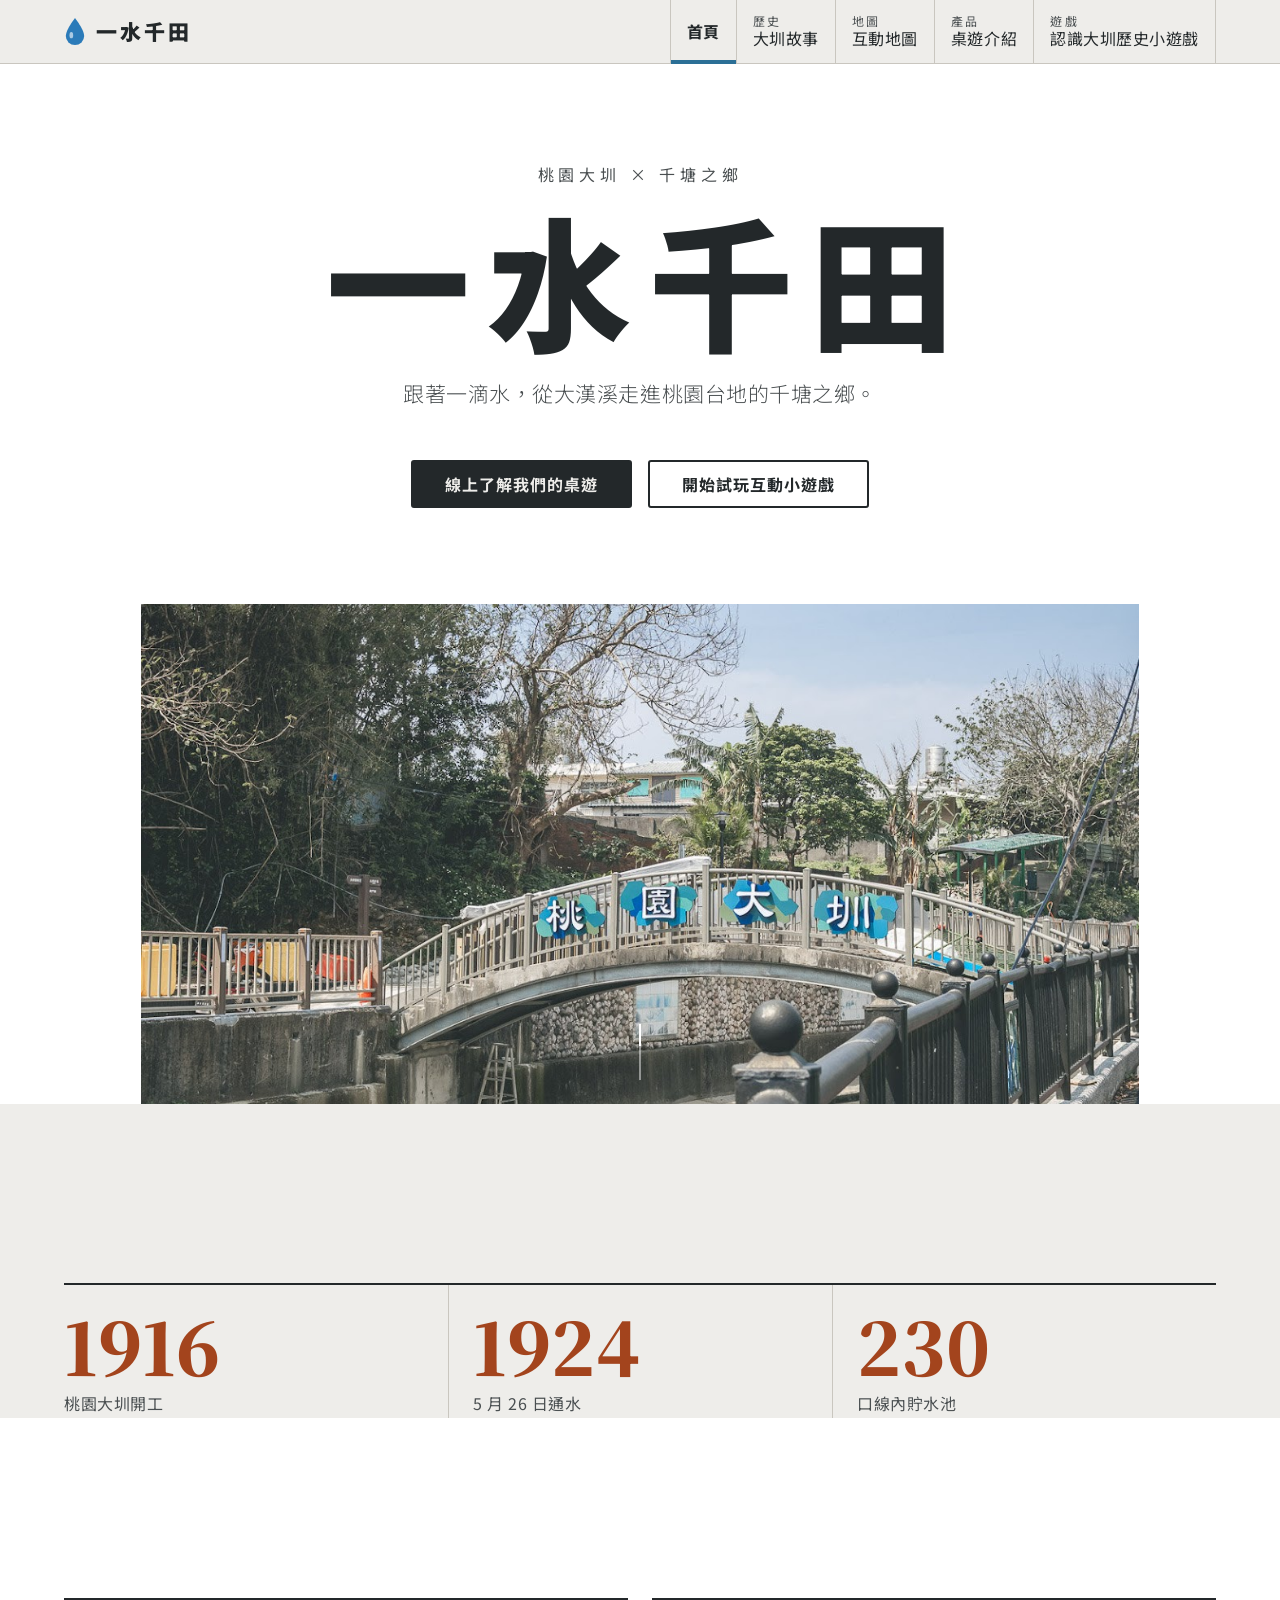
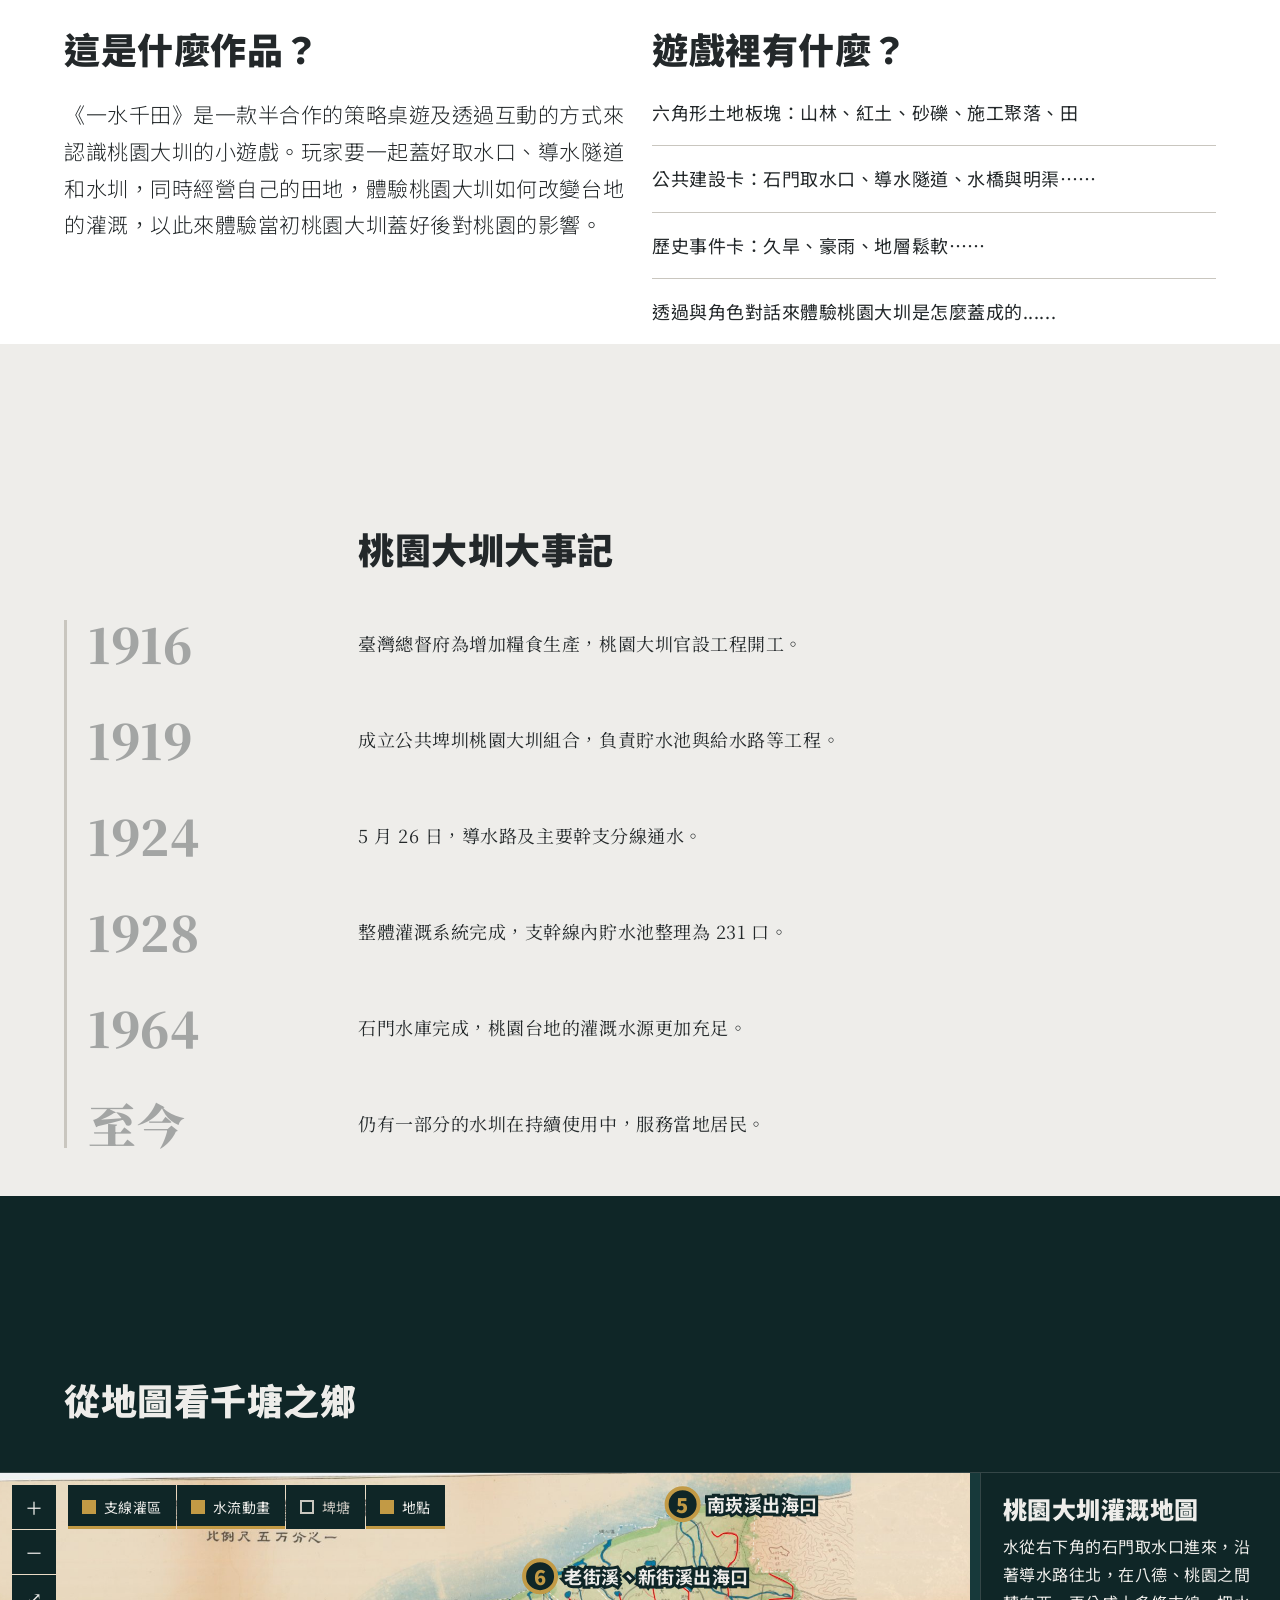
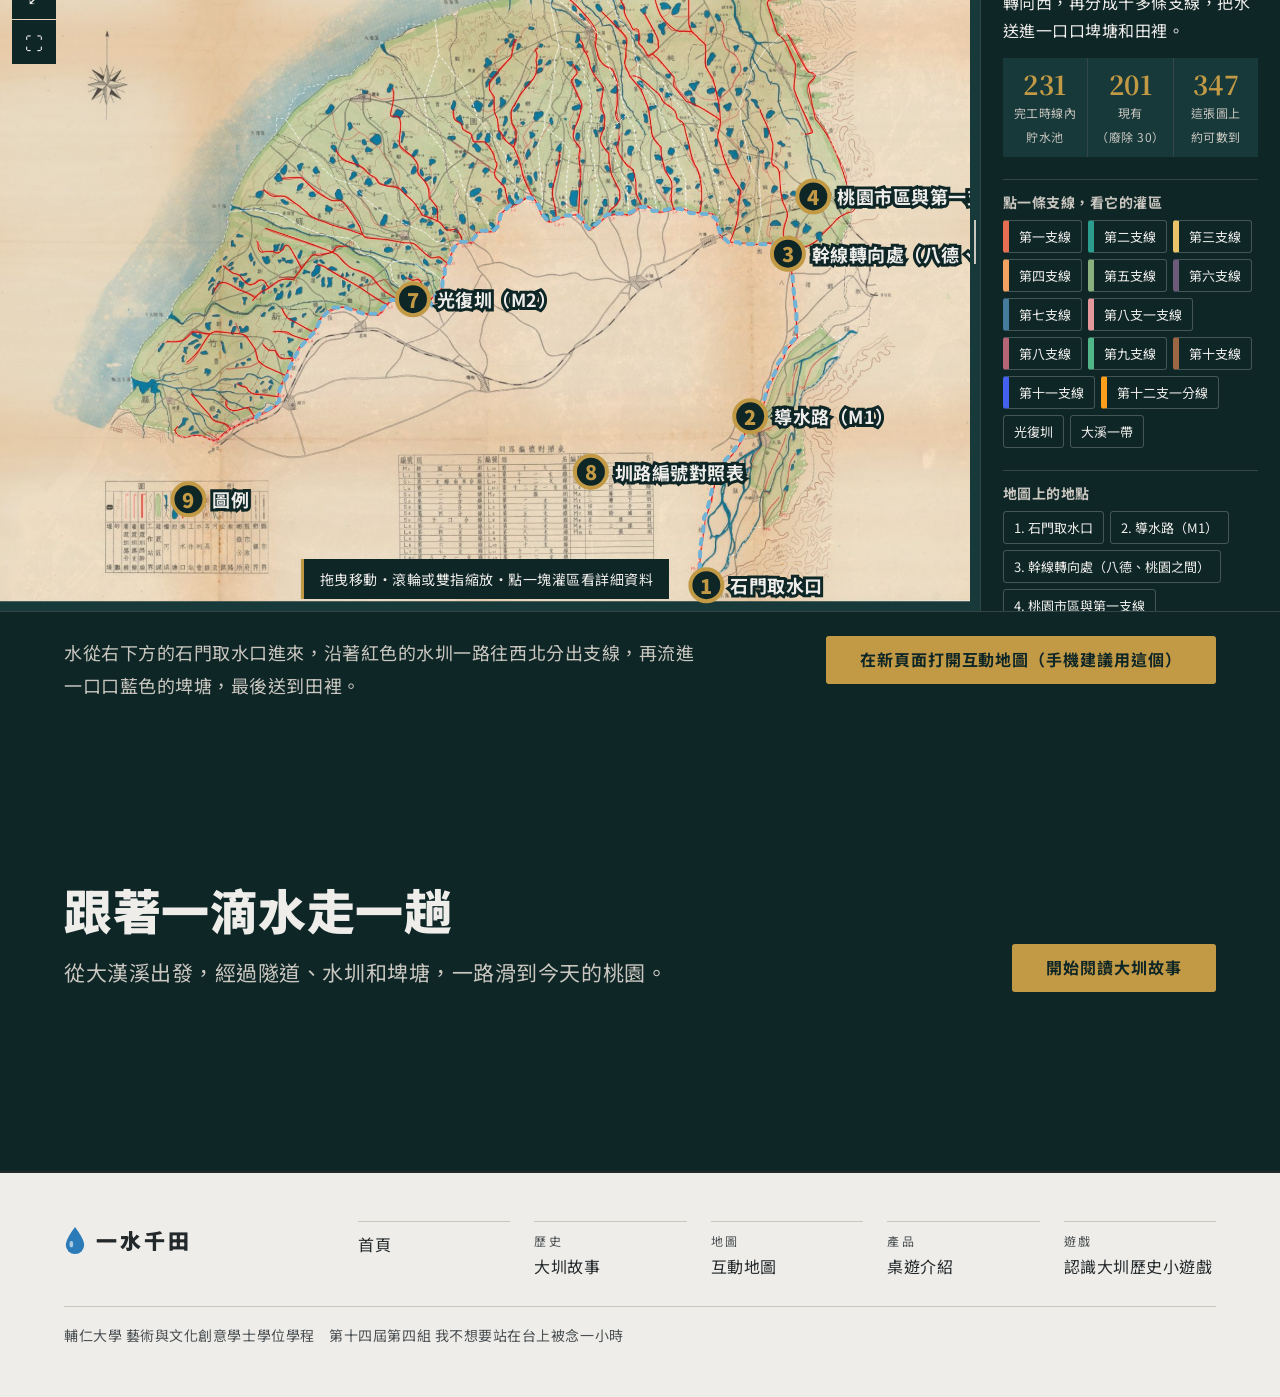
<file: index.html>
<!DOCTYPE html>
<html lang="zh-Hant">
<head>
  <meta charset="utf-8">
  <meta name="viewport" content="width=device-width, initial-scale=1">
  <title>一水千田｜桃園大圳水文化</title>
  <meta name="description" content="《一水千田》：用桌遊、互動地圖和小遊戲，認識桃園大圳與千塘之鄉的水文化。">
  <meta name="theme-color" content="#EEEDEA">
  <link rel="icon" href="images/drop.svg" type="image/svg+xml">
  <!-- 字體：思源黑體（介面、產品）＋思源宋體（歷史敘事）。展場沒有網路時會自動改用系統字型 -->
  <link rel="preconnect" href="https://fonts.googleapis.com">
  <link rel="preconnect" href="https://fonts.gstatic.com" crossorigin>
  <link rel="stylesheet" href="https://fonts.googleapis.com/css2?family=Noto+Sans+TC:wght@300;400;700;900&family=Noto+Serif+TC:wght@400;700;900&display=swap">
  <link rel="stylesheet" href="css/tokens.css">
  <link rel="stylesheet" href="style.css">
  <!-- 3D 模型用的套件位置：全部指向同一份 three.js 和 Vue，避免重複載入 -->
  <script type="importmap">
  {
    "imports": {
      "three": "https://esm.sh/three@0.170.0?target=es2022",
      "vue": "https://esm.sh/vue@3.5.13?target=es2022",
      "@pmndrs/pointer-events": "https://esm.sh/@pmndrs/pointer-events@6.6.17?external=three&target=es2022",
      "@tresjs/core": "https://esm.sh/@tresjs/core@5.8.1?external=three,vue,@pmndrs/pointer-events&target=es2022"
    }
  }
  </script>
</head>
<body class="page-home">
  <!-- ★ 這一頁的文字不寫在這裡：要修改內容，請改 data/home.js -->
  <header id="site-nav" class="nav"></header>
  <main id="app"></main>
  <footer id="site-footer"></footer>
  <noscript><p class="noscript">這個網站需要開啟 JavaScript 才能顯示內容。</p></noscript>

  <script src="data/site.js"></script>
  <script src="data/home.js"></script>
  <!-- 後台草稿預覽：一定要放在資料檔之後、render.js 之前 -->
  <script src="js/cms.js"></script>
  <script src="js/render.js"></script>

  <!-- 3D 模型：資料（tres-data.js）和程式（tres-scene.js）。不想要 3D 時，刪掉這兩行和 data/home.js 裡的 model3d 區塊 -->
  <script src="tres-data.js"></script>
  <script src="tres-scene.js"></script>
</body>
</html>
</file>
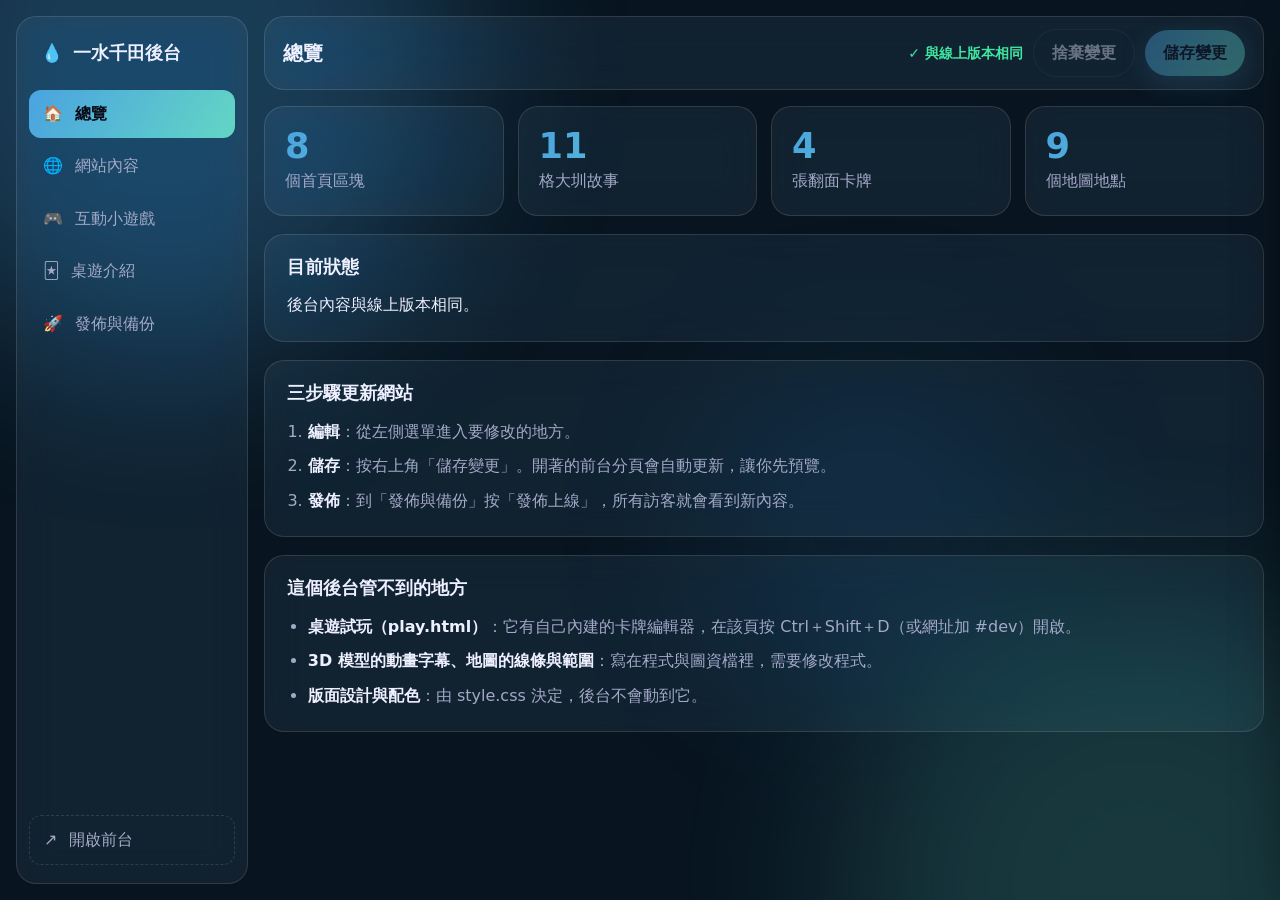
<file: admin.html>
<!DOCTYPE html>
<html lang="zh-Hant">
<head>
  <meta charset="utf-8">
  <meta name="viewport" content="width=device-width, initial-scale=1">
  <title>一水千田｜網站後台</title>
  <meta name="robots" content="noindex, nofollow">
  <meta name="color-scheme" content="dark">
  <link rel="icon" href="images/drop.svg" type="image/svg+xml">
  <link rel="stylesheet" href="admin/admin.css">
</head>
<body class="admin-body">
  <!-- ★ 網站後台：在這裡用表單修改網站內容，不需要改程式碼。使用說明見「後台使用說明.md」 -->
  <div class="orbs" aria-hidden="true"><i></i><i></i><i></i></div>
  <div id="admin" class="admin"><div class="boot">載入後台中…</div></div>
  <noscript><p style="padding:2rem;text-align:center">後台需要開啟 JavaScript 才能使用。</p></noscript>
  <script type="module" src="admin/js/app.js"></script>
</body>
</html>
</file>
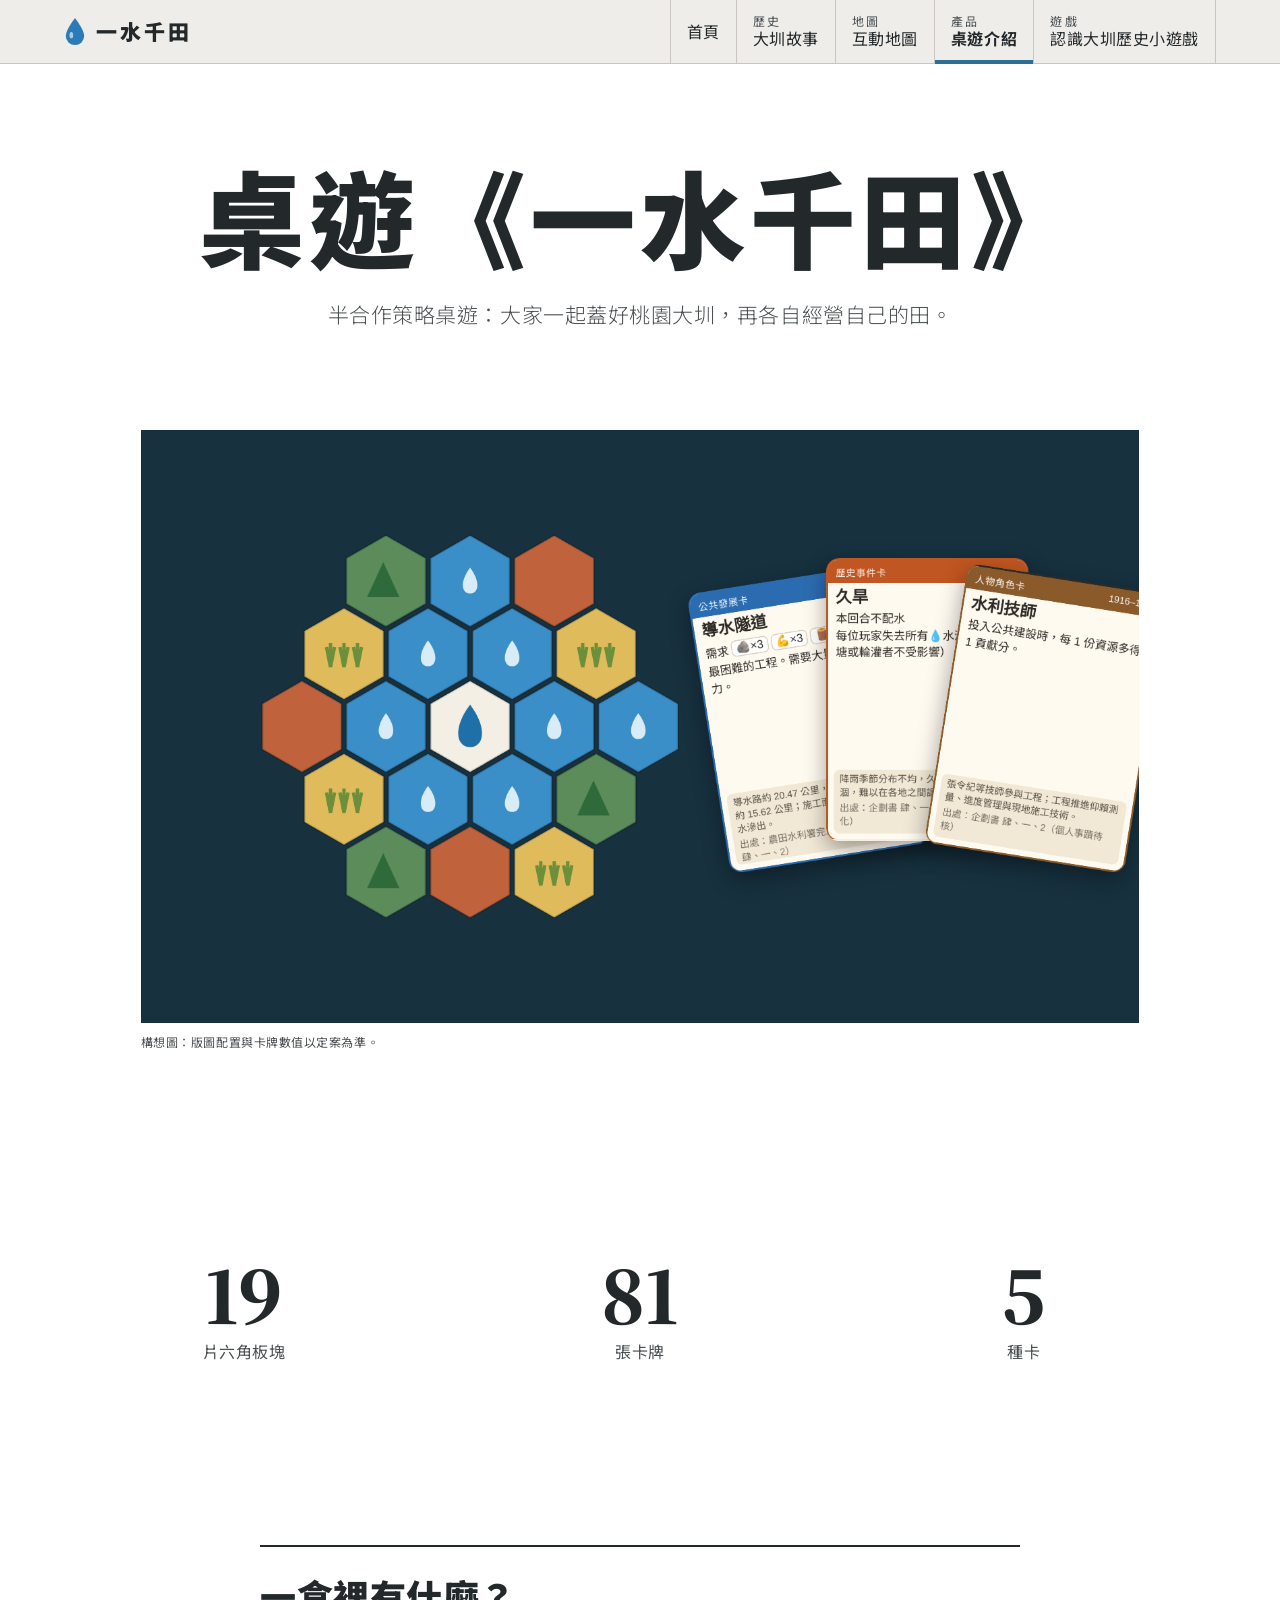
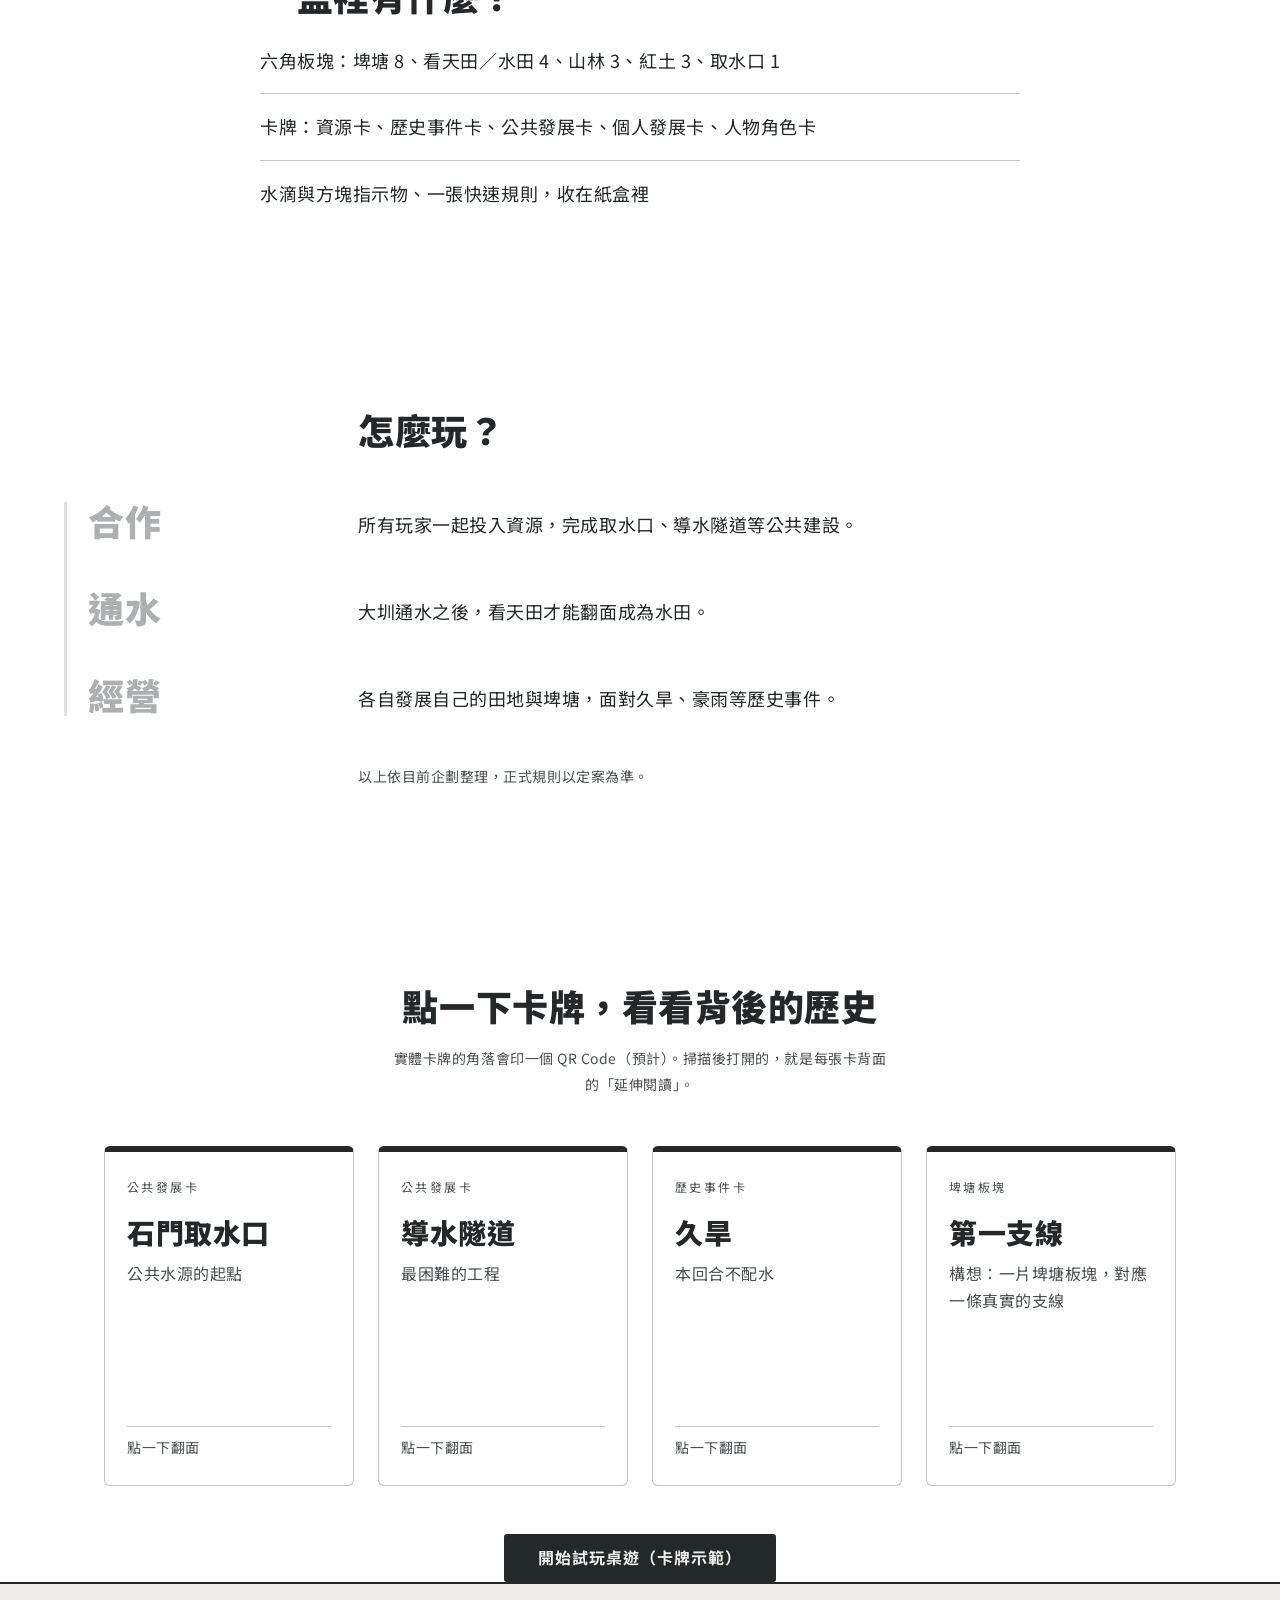
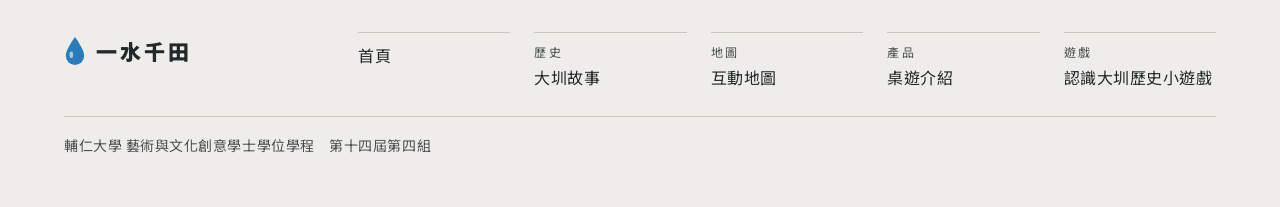
<file: cards.html>
<!DOCTYPE html>
<html lang="zh-Hant">
<head>
  <meta charset="utf-8">
  <meta name="viewport" content="width=device-width, initial-scale=1">
  <title>一水千田｜桌遊介紹</title>
  <meta name="description" content="《一水千田》：用桌遊、互動地圖和小遊戲，認識桃園大圳與千塘之鄉的水文化。">
  <meta name="theme-color" content="#EEEDEA">
  <link rel="icon" href="images/drop.svg" type="image/svg+xml">
  <!-- 字體：思源黑體（介面、產品）＋思源宋體（歷史敘事）。展場沒有網路時會自動改用系統字型 -->
  <link rel="preconnect" href="https://fonts.googleapis.com">
  <link rel="preconnect" href="https://fonts.gstatic.com" crossorigin>
  <link rel="stylesheet" href="https://fonts.googleapis.com/css2?family=Noto+Sans+TC:wght@300;400;700;900&family=Noto+Serif+TC:wght@400;700;900&display=swap">
  <link rel="stylesheet" href="css/tokens.css">
  <link rel="stylesheet" href="style.css">
</head>
<body class="page-cards">
  <!-- ★ 這一頁的文字不寫在這裡：要修改內容，請改 data/boardgame.js -->
  <header id="site-nav" class="nav"></header>
  <main id="app"></main>
  <footer id="site-footer"></footer>
  <noscript><p class="noscript">這個網站需要開啟 JavaScript 才能顯示內容。</p></noscript>

  <script src="data/site.js"></script>
  <script src="data/boardgame.js"></script>
  <!-- 後台草稿預覽：一定要放在資料檔之後、render.js 之前 -->
  <script src="js/cms.js"></script>
  <script src="js/render.js"></script>
</body>
</html>
</file>
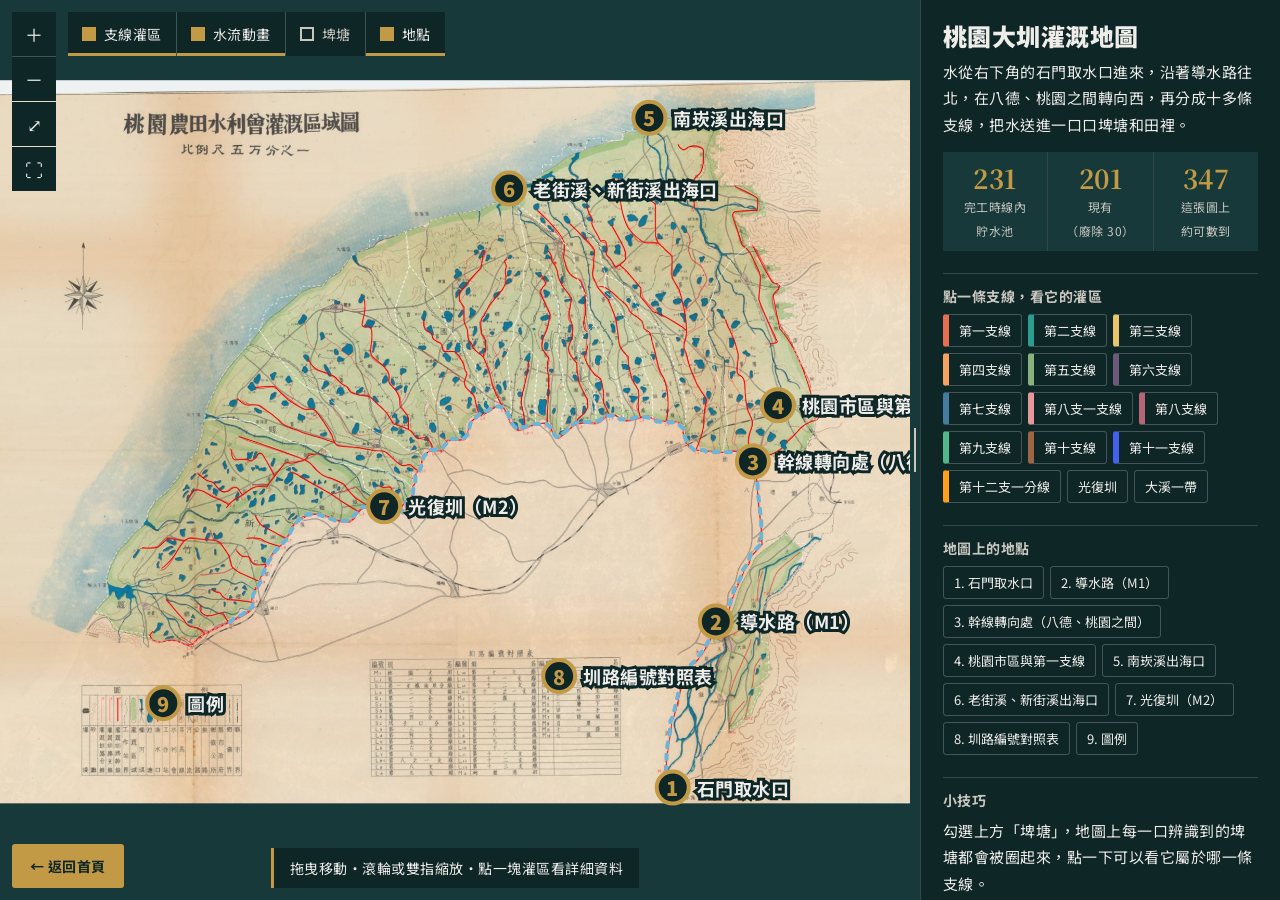
<file: map.html>
<!DOCTYPE html>
<html lang="zh-Hant">
<head>
<meta charset="utf-8">
<meta name="theme-color" content="#0F2627">
<meta name="viewport" content="width=device-width, initial-scale=1">
<title>一水千田｜互動灌溉地圖</title>
<link rel="icon" href="images/drop.svg" type="image/svg+xml">
<!-- 字體與設計變數（DESIGN_SYSTEM.md）。展場沒有網路時會自動改用系統字型 -->
<link rel="preconnect" href="https://fonts.googleapis.com">
<link rel="preconnect" href="https://fonts.gstatic.com" crossorigin>
<link rel="stylesheet" href="https://fonts.googleapis.com/css2?family=Noto+Sans+TC:wght@300;400;700;900&family=Noto+Serif+TC:wght@700;900&display=swap">
<link rel="stylesheet" href="css/tokens.css">
<style>
  /* ============================================================
     ★ 可以自己調整的數字（改完存檔，瀏覽器按 F5）
     ============================================================ */
  :root {
    --panel-width: 360px;        /* 右邊文字欄的寬度（電腦） */
    --panel-height: 42%;         /* 下方文字欄的高度（手機） */
    --panel-padding: 20px 22px;  /* 文字離欄位邊框的距離：上下 左右 */
    --text-size: 15px;           /* 說明文字大小 */
    --title-size: 24px;          /* 標題大小 */
    --line-gap: 1.75;            /* 行距 */
    --para-gap: 8px;             /* 段落之間的距離 */
  }
  /* ============================================================
     v4：遊戲世界地圖式的 HUD（探索舞台區）
     底圖是歷史圖資，不調色；只換外框、控制鈕與資訊欄
     ============================================================ */
  * { box-sizing: border-box; }
  html, body { margin: 0; height: 100%; font-family: var(--font-sans); letter-spacing: var(--ls-body); color: var(--text); background: var(--surface); }
  :focus-visible { outline: 2px solid var(--focus); outline-offset: 2px; }
  .app { display: flex; height: 100%; }
  .stage { position: relative; flex: 1; overflow: hidden; touch-action: none; cursor: grab; background: var(--pond-800); }
  .stage.dragging { cursor: grabbing; }
  svg { width: 100%; height: 100%; display: block; user-select: none; }

  /* ---- 圖層樣式 ---- */
  .rg { fill: rgba(255,255,255,0); stroke: rgba(255,255,255,.85); stroke-dasharray: 14 10; stroke-width: 3; cursor: pointer; transition: fill var(--dur-fast); }
  .rg:hover { fill: rgba(111,179,214,.24); }
  .hide-regions .rg { stroke: none; }
  .flow { fill: none; stroke: var(--canal-light); stroke-linecap: round; stroke-dasharray: 24 36; animation: flow 1.6s linear infinite; pointer-events: none; }
  @keyframes flow { to { stroke-dashoffset: -60; } }
  .hide-flow .flow { display: none; }
  .pond { fill: rgba(194,154,69,0); stroke: var(--brass); stroke-width: 3; cursor: pointer; }
  .pond:hover, .pond.on { fill: rgba(194,154,69,.55); }
  .hide-ponds .pond { display: none; }
  .hide-pois .poi { display: none; }
  .poi { cursor: pointer; }
  .poi circle { fill: var(--pond-900); stroke: var(--brass); stroke-width: 4; }
  .poi text { fill: var(--brass); font-weight: 900; font-size: 20px; text-anchor: middle; dominant-baseline: central; pointer-events: none; }
  .poi .lb { fill: var(--concrete-50); font-size: 18px; text-anchor: start; paint-order: stroke; stroke: var(--pond-900); stroke-width: 6px; font-weight: 700; }
  .poi:hover circle, .poi.on circle { fill: var(--brass); }
  .poi:hover text:not(.lb), .poi.on text:not(.lb) { fill: var(--pond-900); }
  #dim { fill: rgba(15,38,39,.62); opacity: 0; pointer-events: none; transition: opacity var(--dur-base) var(--ease-out); }
  .selected #dim { opacity: 1; }
  /* 選取的灌區浮起來（不回彈） */
  #lift { transition: transform var(--dur-base) var(--ease-out); pointer-events: none; }
  #liftEdge { fill: none; stroke: var(--brass); stroke-width: 5; }
  .branch { fill: var(--concrete-50); stroke: var(--canal); stroke-width: 1.5; }

  /* ---- HUD：控制鈕 ---- */
  .tools { position: absolute; left: 12px; top: 12px; display: flex; flex-direction: column; gap: 1px; z-index: 5; background: rgba(238,237,234,.16); }
  .tools button { width: 44px; height: 44px; border: 0; border-radius: 0; background: var(--pond-900); color: var(--concrete-50);
    font: inherit; font-size: 18px; cursor: pointer; transition: background var(--dur-fast), color var(--dur-fast); }
  .tools button:hover { background: var(--brass); color: var(--pond-900); }
  /* 圖層開關：像遊戲地圖的篩選列 */
  .layers { position: absolute; left: 68px; top: 12px; z-index: 5; display: flex; flex-wrap: wrap; gap: 1px; max-width: calc(100% - 84px);
    background: rgba(238,237,234,.16); font-size: var(--fs-14); }
  .layers label { display: flex; align-items: center; gap: 8px; min-height: 44px; padding: 0 14px; white-space: nowrap; cursor: pointer;
    background: var(--pond-900); color: var(--concrete-300); transition: color var(--dur-fast), background var(--dur-fast); }
  .layers label:hover { color: var(--concrete-50); }
  .layers input { appearance: none; -webkit-appearance: none; margin: 0; width: 14px; height: 14px; border: 2px solid var(--concrete-300); flex: none; cursor: pointer; }
  .layers input:checked { background: var(--brass); border-color: var(--brass); }
  .layers label:has(input:checked) { color: var(--concrete-50); box-shadow: inset 0 -3px 0 var(--brass); }
  .layers input:focus-visible { outline: 2px solid var(--focus); outline-offset: 2px; }
  /* 返回首頁（左下角） */
  .home { position: absolute; left: 12px; bottom: 12px; z-index: 6; display: flex; align-items: center; min-height: 44px; padding: 0 18px;
    background: var(--brass); color: var(--pond-900); text-decoration: none; font-weight: 700; font-size: var(--fs-14); border-radius: var(--radius-control); }
  .home:hover { filter: brightness(1.12); }
  .embedded .home { display: none; }   /* 地圖放在首頁裡面時，不需要這個按鈕 */
  .hint { position: absolute; left: 50%; bottom: 12px; transform: translateX(-50%); z-index: 5; pointer-events: none;
    padding: 10px 16px; background: var(--pond-900); color: var(--concrete-50); border-left: 3px solid var(--brass);
    font-size: var(--fs-14); white-space: nowrap; transition: opacity .5s; }

  /* ---- 資訊欄 ---- */
  .panel { width: var(--panel-width); flex: none; background: var(--pond-900); color: var(--concrete-50); overflow-y: auto; padding: var(--panel-padding);
    border-left: 1px solid rgba(238,237,234,.16); }
  .panel h1, .panel h2 { margin: 0 0 8px; font-size: var(--title-size); font-weight: 900; line-height: 1.3; color: var(--concrete-50); }
  .panel h2.branch-title { padding-left: 12px; border-left: 6px solid var(--bc, var(--brass)); }
  .panel h3 { margin: 22px 0 8px; padding-top: 12px; border-top: 1px solid rgba(238,237,234,.16); font-size: var(--fs-14); font-weight: 700; color: var(--concrete-300); }
  .panel p { margin: var(--para-gap) 0; line-height: var(--line-gap); font-size: var(--text-size); }
  .panel p.muted { font-size: 13px; color: var(--concrete-300); }
  .stats { display: grid; grid-template-columns: repeat(3,1fr); gap: 1px; margin: 14px 0; background: rgba(238,237,234,.16); }
  .stat { background: var(--pond-800); padding: 10px 6px; text-align: center; }
  .stat b { display: block; font-family: var(--font-serif); font-size: 26px; line-height: 1.2; color: var(--brass); }
  .stat span { font-size: 12px; line-height: 1.5; color: var(--concrete-300); }
  .chips { display: flex; flex-wrap: wrap; gap: 6px; }
  .chip { border: 1px solid rgba(238,237,234,.24); background: transparent; color: var(--concrete-50); border-radius: var(--radius-control);
    padding: 6px 10px; font: inherit; font-size: 13px; cursor: pointer; transition: background var(--dur-fast), color var(--dur-fast), border-color var(--dur-fast); }
  .chip:hover { border-color: var(--brass); color: var(--brass); }
  .bar { display: flex; height: 10px; overflow: hidden; background: var(--pond-800); margin: 8px 0; }
  .bar i { display: block; }
  .uses { margin: 4px 0; padding-left: 18px; font-size: calc(var(--text-size) - 1px); line-height: var(--line-gap); }
  .uses li::marker { color: var(--brass); }
  .tag { display: inline-block; font-size: 11px; font-weight: 700; padding: 1px 8px; border-radius: var(--radius-control); color: var(--pond-900);
    background: var(--concrete-300); margin-left: 8px; vertical-align: middle; letter-spacing: .04em; }
  .tag.ok { background: var(--paddy-light); } .tag.wait { background: var(--brass); }
  .back { margin-top: 14px; min-height: 44px; border: 0; background: var(--brass); color: var(--pond-900); padding: 0 18px; border-radius: var(--radius-control);
    font: inherit; font-weight: 700; cursor: pointer; }
  .back:hover { filter: brightness(1.12); }
  .note { font-size: 12px; color: var(--concrete-300); line-height: 1.7; margin-top: 22px; border-top: 1px solid rgba(238,237,234,.16); padding-top: 12px; }
  .panel a { color: var(--canal-light); }

  /* 文字欄和地圖中間的分隔線：可以拖曳 */
  .divider { flex: none; width: 10px; background: var(--pond-800); cursor: col-resize; position: relative; touch-action: none; }
  .divider::after { content: ""; position: absolute; left: 50%; top: 50%; transform: translate(-50%,-50%); width: 2px; height: 44px; background: var(--concrete-300); }
  .divider:hover, .divider.on { background: var(--brass); }
  .divider:hover::after, .divider.on::after { background: var(--pond-900); }

  @media (max-width: 760px) {
    .app { flex-direction: column; }
    .panel { width: 100%; height: var(--panel-height); border-left: 0; border-top: 1px solid rgba(238,237,234,.16); }
    .divider { width: 100%; height: 14px; cursor: row-resize; }
    .divider::after { width: 44px; height: 2px; }
    .layers { left: 64px; }
    .layers label { min-height: 40px; padding: 0 10px; font-size: 12px; }
    .tools button { width: 44px; height: 40px; }
    .hint { bottom: 64px; white-space: normal; text-align: center; width: max-content; max-width: 86%; }
  }
  @media (prefers-reduced-motion: reduce) { .flow { animation: none; } #lift, #dim { transition: none; } }
</style>
</head>
<body data-zone="stage">
<div class="app">
  <div class="stage" id="stage">
    <svg id="map" viewBox="0 0 4796 3471" preserveAspectRatio="xMidYMid meet">
      <defs>
        <clipPath id="clipSel"><path id="clipPath" d=""/></clipPath>
        <filter id="shadow" x="-10%" y="-10%" width="120%" height="130%">
          <feDropShadow dx="10" dy="22" stdDeviation="14" flood-color="#000" flood-opacity=".55"/>
        </filter>
      </defs>
      <image id="base" href="images/ex-hero.jpg" x="0" y="0" width="4796" height="3471"/>
      <g id="regions"></g>
      <g id="flows"></g>
      <rect id="dim" x="-5000" y="-5000" width="15000" height="15000"/>
      <g id="lift">
        <g filter="url(#shadow)">
          <image id="liftImg" href="images/ex-hero.jpg" x="0" y="0" width="4796" height="3471" clip-path="url(#clipSel)"/>
        </g>
        <path id="liftEdge" d=""/>
        <g id="liftBranch"></g>
      </g>
      <g id="ponds"></g>
      <g id="pois"></g>
    </svg>
    <div class="tools">
      <button id="zin" title="放大">＋</button>
      <button id="zout" title="縮小">－</button>
      <button id="zfit" title="看全圖">⤢</button>
      <button id="zfull" title="全螢幕">⛶</button>
    </div>
    <div class="layers">
      <label><input type="checkbox" data-layer="regions" checked> 支線灌區</label>
      <label><input type="checkbox" data-layer="flow" checked> 水流動畫</label>
      <label><input type="checkbox" data-layer="ponds"> 埤塘</label>
      <label><input type="checkbox" data-layer="pois" checked> 地點</label>
    </div>
    <a class="home" href="index.html" target="_top">← 返回首頁</a>
    <div class="hint" id="hint">拖曳移動・滾輪或雙指縮放・點一塊灌區看詳細資料</div>
  </div>
  <div class="divider" id="divider" title="拖曳調整文字欄寬度（點兩下恢復預設）"></div>
  <aside class="panel" id="panel"></aside>
</div>

<!-- 地圖資料：形狀（不用改）和文字（要改文字就改 data/map.js） -->
<script src="data/map-geo.js"></script>
<script src="data/map.js"></script>
<!-- 後台草稿預覽：一定要放在 data/map.js 之後 -->
<script src="js/cms.js"></script>
<script>

/* =========================================================
   2. 畫出圖層
   ========================================================= */
const NS = 'http://www.w3.org/2000/svg';
const svg = document.getElementById('map');
const stage = document.getElementById('stage');
const panel = document.getElementById('panel');
function el(tag, attrs, parent) { const e = document.createElementNS(NS, tag); for (const k in attrs) e.setAttribute(k, attrs[k]); if (parent) parent.appendChild(e); return e; }
const COLORS = { 'L1':'#e76f51','L2':'#2a9d8f','L3':'#e9c46a','L4':'#f4a261','L5':'#8ab17d','L6':'#6d597a','L7':'#457b9d','L8-1':'#e5989b','L8':'#b56576','L9':'#52b788','L10':'#9c6644','L11':'#4361ee','L12-1':'#ff9f1c','GF':'#43aa8b','DX':'#7b2cbf' };

const gReg = document.getElementById('regions');
for (const id in MAP.regions) {
  if (!MAP.regions[id] || !BRANCH[id]) continue;
  const p = el('path', { d: MAP.regions[id], class: 'rg', 'data-id': id }, gReg);
  p.addEventListener('click', e => { if (!moved) selectBranch(id); });
}
const gFlow = document.getElementById('flows');
for (const k of ['t1','t2','t3']) el('path', { d: MAP.trunk[k], class: 'flow', 'stroke-width': 9 }, gFlow);

const gPond = document.getElementById('ponds');
MAP.ponds.forEach(([x, y, r, reg], i) => {
  const c = el('circle', { cx: x, cy: y, r: Math.max(r + 6, 10), class: 'pond' }, gPond);
  c.addEventListener('click', e => { e.stopPropagation(); if (!moved) selectPond(i, c); });
});

const gPoi = document.getElementById('pois');
POI.forEach(p => {
  const g = el('g', { class: 'poi', 'data-x': p.x, 'data-y': p.y }, gPoi);
  el('circle', { r: 16 }, g);
  el('text', {}, g).textContent = p.id;
  el('text', { class: 'lb', x: 24 }, g).textContent = p.name;
  g.addEventListener('click', e => { e.stopPropagation(); if (!moved) selectPoi(p, g); });
  p.g = g;
});

/* =========================================================
   3. 拖曳與縮放（改的是 SVG 的 viewBox）
   ========================================================= */
const FULL = { x: 0, y: 0, w: 4796, h: 3471 };
let vb = { ...FULL };
let hiRes = false;
/* 地圖區塊目前的大小（還沒顯示出來時寬高是 0，例如放在首頁、還沒捲到） */
function screenScale() {
  const r = stage.getBoundingClientRect();
  if (!r.width || !r.height) return null;
  return Math.max(vb.w / r.width, vb.h / r.height);   // 1 個螢幕像素 = 幾個地圖單位
}
function apply() {
  if (![vb.x, vb.y, vb.w, vb.h].every(Number.isFinite)) vb = { ...FULL };   // 防呆：數字壞掉就回到全圖
  svg.setAttribute('viewBox', `${vb.x} ${vb.y} ${vb.w} ${vb.h}`);
  const k = screenScale();
  if (k === null) return;                                      // 還看不到地圖時，先不調整標籤大小
  gPoi.querySelectorAll('.poi').forEach(g => g.setAttribute('transform', `translate(${g.dataset.x},${g.dataset.y}) scale(${k})`));
  gFlow.querySelectorAll('.flow').forEach(f => f.setAttribute('stroke-width', Math.max(3, 4 * k)));
  if (!hiRes && vb.w < 2600) loadHiRes();          // 放大到一定程度才載入高解析地圖
}
function loadHiRes() {
  hiRes = true;
  const img = new Image();
  img.onload = () => { document.getElementById('base').setAttribute('href', img.src); document.getElementById('liftImg').setAttribute('href', img.src); };
  img.src = 'images/map-full.jpg';
}
function toMap(cx, cy) {   // 螢幕座標 → 地圖座標
  const pt = svg.createSVGPoint(); pt.x = cx; pt.y = cy;
  return pt.matrixTransform(svg.getScreenCTM().inverse());
}
function zoomAt(cx, cy, f) {
  const p = toMap(cx, cy);
  const nw = Math.min(FULL.w * 1.2, Math.max(260, vb.w / f)); const s = nw / vb.w;
  vb = { x: p.x - (p.x - vb.x) * s, y: p.y - (p.y - vb.y) * s, w: nw, h: vb.h * s };
  apply();
}
let anim = null;
function flyTo(t, ms = 600) {   // 平滑移動到目標範圍
  cancelAnimationFrame(anim);
  const from = { ...vb }, t0 = performance.now();
  const step = now => {
    const u = Math.min(1, (now - t0) / ms), e = 1 - Math.pow(1 - u, 3);
    for (const k of ['x','y','w','h']) vb[k] = from[k] + (t[k] - from[k]) * e;
    apply(); if (u < 1) anim = requestAnimationFrame(step);
  };
  anim = requestAnimationFrame(step);
}
function fitBox(b, pad = 0.15) {
  const w = b[2] - b[0], h = b[3] - b[1];
  const rect = stage.getBoundingClientRect();
  const ar = rect.width && rect.height ? rect.width / rect.height : FULL.w / FULL.h;
  let W = w * (1 + pad * 2), Hh = h * (1 + pad * 2);
  if (W / Hh < ar) W = Hh * ar; else Hh = W / ar;
  return { x: b[0] + w / 2 - W / 2, y: b[1] + h / 2 - Hh / 2, w: W, h: Hh };
}

const pointers = new Map(); let last = null, pinch0 = null, moved = false;
stage.addEventListener('pointerdown', e => { pointers.set(e.pointerId, e); moved = false; last = { x: e.clientX, y: e.clientY }; if (pointers.size === 2) pinch0 = pinchInfo(); hideHint(); });
stage.addEventListener('pointermove', e => {
  if (!pointers.has(e.pointerId)) return;
  pointers.set(e.pointerId, e);
  if (pointers.size === 2) {
    const p = pinchInfo(); if (pinch0) { zoomAt(p.cx, p.cy, p.d / pinch0.d); pinch0 = p; moved = true; } return;
  }
  const dx = e.clientX - last.x, dy = e.clientY - last.y;
  if (!moved && Math.abs(dx) + Math.abs(dy) > 3) { moved = true; stage.classList.add('dragging'); try { stage.setPointerCapture(e.pointerId); } catch (_) {} }
  if (moved) {
    const k = screenScale(); if (k === null) return;
    vb.x -= dx * k; vb.y -= dy * k; apply();
  }
  last = { x: e.clientX, y: e.clientY };
});
const up = e => { pointers.delete(e.pointerId); if (pointers.size < 2) pinch0 = null; stage.classList.remove('dragging'); if (pointers.size === 1) { const o = [...pointers.values()][0]; last = { x: o.clientX, y: o.clientY }; } };
stage.addEventListener('pointerup', up); stage.addEventListener('pointercancel', up);
function pinchInfo() { const [a, b] = [...pointers.values()]; return { cx: (a.clientX + b.clientX) / 2, cy: (a.clientY + b.clientY) / 2, d: Math.hypot(a.clientX - b.clientX, a.clientY - b.clientY) }; }
stage.addEventListener('wheel', e => { e.preventDefault(); zoomAt(e.clientX, e.clientY, e.deltaY < 0 ? 1.2 : 1 / 1.2); hideHint(); }, { passive: false });
svg.addEventListener('click', e => { if (!moved && e.target.id === 'base') showOverview(); });

const center = () => { const r = stage.getBoundingClientRect(); return [r.left + r.width / 2, r.top + r.height / 2]; };
document.getElementById('zin').onclick = () => zoomAt(...center(), 1.5);
document.getElementById('zout').onclick = () => zoomAt(...center(), 1 / 1.5);
document.getElementById('zfit').onclick = () => { showOverview(); flyTo(fitBox([300, 100, 4500, 3450], 0.02)); };
document.getElementById('zfull').onclick = () => { const d = document.documentElement; if (!document.fullscreenElement) d.requestFullscreen && d.requestFullscreen(); else document.exitFullscreen(); };
document.querySelectorAll('[data-layer]').forEach(cb => cb.addEventListener('change', () => stage.classList.toggle('hide-' + cb.dataset.layer, !cb.checked)));
stage.classList.add('hide-ponds');
function hideHint() { document.getElementById('hint').style.opacity = 0; }
window.addEventListener('resize', apply);

/* =========================================================
   4. 點選：灌區浮起、地點、埤塘
   ========================================================= */
function clearSel() {
  svg.classList.remove('selected');
  document.getElementById('lift').style.transform = 'translate(0px,0px)';
  document.getElementById('clipPath').setAttribute('d', '');
  document.getElementById('liftEdge').setAttribute('d', '');
  document.getElementById('liftBranch').innerHTML = '';
  document.querySelectorAll('.poi.on, .pond.on').forEach(x => x.classList.remove('on'));
}
function selectBranch(id) {
  clearSel();
  const d = MAP.regions[id];
  document.getElementById('clipPath').setAttribute('d', d);
  document.getElementById('liftEdge').setAttribute('d', d);
  document.getElementById('liftEdge').setAttribute('stroke', COLORS[id] || '#fff');
  if (MAP.branches[id]) el('path', { d: MAP.branches[id], class: 'branch' }, document.getElementById('liftBranch'));
  svg.classList.add('selected');
  requestAnimationFrame(() => requestAnimationFrame(() => { document.getElementById('lift').style.transform = 'translate(-16px,-30px)'; }));
  if (MAP.bbox[id]) flyTo(fitBox(MAP.bbox[id], 0.2));
  showBranch(id);
}
function selectPoi(p, g) { clearSel(); g.classList.add('on'); flyTo(fitBox([p.x - 350, p.y - 250, p.x + 350, p.y + 250], 0.1)); showPoi(p); }
function selectPond(i, c) {
  clearSel(); c.classList.add('on');
  const [x, y, r, reg] = MAP.ponds[i];
  const b = BRANCH[reg];
  panel.innerHTML = `<h2>埤塘</h2>
    <p>地圖上藍色的色塊就是埤塘，旁邊的小字是池號（例如 2-3 代表第二支線第 3 號池）。放大地圖就看得到。</p>
    <p><b>所在灌區</b>：${b ? b.name : '（範圍外）'}<span class="tag wait">程式推估</span></p>
    <button class="back" onclick="showOverview()">回到全圖說明</button>${noteHTML()}`;
}

/* =========================================================
   5. 右邊面板的內容
   ========================================================= */
const MAIN = ['L1','L2','L3','L4','L5','L6','L7','L8-1','L8','L9','L10','L11','L12-1'];
function noteHTML() {
  return `<div class="note">底圖：〈桃園農田水利會灌溉區域圖〉，比例尺五萬分之一（年代與出處待補）。<br>
    支線灌區是程式依圖上的紅色圳路推估的範圍，不是官方的灌區界線；埤塘數「圖上約」是程式辨識藍色色塊的數量，僅供參考。<br>
    原有／現有埤塘數：農田水利署〈桃園管理處灌區埤塘發展史〉（資料年份待核）。</div>`;
}
function showOverview() {
  clearSel();
  const total = MAIN.reduce((s, k) => s + BRANCH[k].orig, 0) + 16;        // +16 = 第十二支線
  const now = total - MAIN.reduce((s, k) => s + BRANCH[k].removed, 0);
  const seen = Object.values(MAP.pondCount).reduce((a, b) => a + b, 0);
  panel.innerHTML = `<h1>桃園大圳灌溉地圖</h1>
    <p>水從右下角的石門取水口進來，沿著導水路往北，在八德、桃園之間轉向西，再分成十多條支線，把水送進一口口埤塘和田裡。</p>
    <div class="stats">
      <div class="stat"><b>${total}</b><span>完工時線內<br>貯水池</span></div>
      <div class="stat"><b>${now}</b><span>現有<br>（廢除 ${total - now}）</span></div>
      <div class="stat"><b>${seen}</b><span>這張圖上<br>約可數到</span></div>
    </div>
    <h3>點一條支線，看它的灌區</h3>
    <div class="chips">${MAIN.map(k => `<button class="chip" style="border-left:6px solid ${COLORS[k]}" onclick="selectBranch('${k}')">${BRANCH[k].name}</button>`).join('')}
      <button class="chip" onclick="selectBranch('GF')">光復圳</button><button class="chip" onclick="selectBranch('DX')">大溪一帶</button></div>
    <h3>地圖上的地點</h3>
    <div class="chips">${POI.map(p => `<button class="chip" onclick="selectPoi(POI[${p.id - 1}], POI[${p.id - 1}].g)">${p.id}. ${p.name}</button>`).join('')}</div>
    <h3>小技巧</h3>
    <p>勾選上方「埤塘」，地圖上每一口辨識到的埤塘都會被圈起來，點一下可以看它屬於哪一條支線。</p>
    ${noteHTML()}`;
}
function showBranch(id) {
  const b = BRANCH[id];
  if (b.other) {
    panel.innerHTML = `<h2>${b.name}</h2><p>${b.text}</p>
      <p><b>圖上約可數到</b>：${MAP.pondCount[id] || 0} 口埤塘<span class="tag wait">程式辨識</span></p>
      <button class="back" onclick="showOverview()">回到全圖</button>${noteHTML()}`;
    return;
  }
  const now = b.orig - b.removed, pct = Math.round(now / b.orig * 100);
  panel.innerHTML = `<h2 class="branch-title" style="--bc:${COLORS[id]}">${b.name}<span class="tag">${id}</span></h2>
    ${b.text ? `<p>${b.text}</p>` : ''}
    <div class="stats">
      <div class="stat"><b>${b.orig}</b><span>原有埤塘</span></div>
      <div class="stat"><b>${now}</b><span>現有</span></div>
      <div class="stat"><b>${b.removed}</b><span>已廢除</span></div>
    </div>
    <div class="bar"><i style="width:${pct}%;background:var(--canal-light)"></i><i style="width:${100 - pct}%;background:var(--laterite-light)"></i></div>
    <p class="muted">藍色＝還在的埤塘，紅色＝已廢除</p>
    ${b.uses.length ? `<h3>廢除後變成什麼</h3><ul class="uses">${b.uses.map(u => `<li>${u}</li>`).join('')}</ul>` : '<p>這條支線的埤塘目前都還保留著。</p>'}
    <p><b>圖上約可數到</b>：${MAP.pondCount[id] || 0} 口<span class="tag wait">程式辨識</span></p>
    <button class="back" onclick="showOverview()">回到全圖</button>${noteHTML()}`;
}
function showPoi(p) {
  panel.innerHTML = `<h2>${p.id}. ${p.name}${p.status === 'wait' ? '<span class="tag wait">待核</span>' : ''}</h2>
    <p>${p.text}</p><button class="back" onclick="showOverview()">回到全圖</button>${noteHTML()}`;
}

/* =========================================================
   6. 拖曳分隔線，調整文字欄寬度／高度
   - 也可以在網址後面加 ?panel=300（寬度）&text=16（字級），
     例如首頁的 <iframe src="map.html?panel=300">
   ========================================================= */
const root = document.documentElement;
const qs = new URLSearchParams(location.search);
if (qs.get('panel')) root.style.setProperty('--panel-width', parseInt(qs.get('panel')) + 'px');
if (qs.get('text')) root.style.setProperty('--text-size', parseInt(qs.get('text')) + 'px');
try { const sv = JSON.parse(localStorage.getItem('yq-map-panel') || 'null'); if (sv && !qs.get('panel')) { if (sv.w) root.style.setProperty('--panel-width', sv.w + 'px'); if (sv.h) root.style.setProperty('--panel-height', sv.h + '%'); } } catch (_) {}
const divider = document.getElementById('divider');
const isMobile = () => matchMedia('(max-width: 760px)').matches;
let resizing = false;
divider.addEventListener('pointerdown', e => { resizing = true; divider.classList.add('on'); divider.setPointerCapture(e.pointerId); e.preventDefault(); });
divider.addEventListener('pointermove', e => {
  if (!resizing) return;
  const app = document.querySelector('.app').getBoundingClientRect();
  if (isMobile()) {
    const h = Math.min(75, Math.max(20, (app.bottom - e.clientY) / app.height * 100));
    root.style.setProperty('--panel-height', h.toFixed(1) + '%');
  } else {
    const w = Math.min(app.width * 0.6, Math.max(240, app.right - e.clientX));
    root.style.setProperty('--panel-width', Math.round(w) + 'px');
  }
  apply();
});
const endResize = () => {
  if (!resizing) return; resizing = false; divider.classList.remove('on');
  try { localStorage.setItem('yq-map-panel', JSON.stringify({ w: parseInt(getComputedStyle(root).getPropertyValue('--panel-width')), h: parseFloat(getComputedStyle(root).getPropertyValue('--panel-height')) })); } catch (_) {}
};
divider.addEventListener('pointerup', endResize); divider.addEventListener('pointercancel', endResize);
divider.addEventListener('dblclick', () => { root.style.removeProperty('--panel-width'); root.style.removeProperty('--panel-height'); try { localStorage.removeItem('yq-map-panel'); } catch (_) {} apply(); });

/* 如果地圖是放在首頁裡（iframe），就把「返回首頁」藏起來 */
if (window.self !== window.top) document.body.classList.add('embedded');

/* 開始 */
showOverview();
/* 地圖一出現（有寬高）就對準全圖；之後大小改變時重新調整標籤 */
let didFit = false;
function fitWhenVisible() {
  if (screenScale() === null) return;
  if (!didFit && !svg.classList.contains('selected')) vb = fitBox([300, 100, 4500, 3450], 0.02);
  didFit = true;
  apply();
}
requestAnimationFrame(fitWhenVisible);
if ('ResizeObserver' in window) new ResizeObserver(fitWhenVisible).observe(stage);

/* 從卡牌的 QR Code 進來：map.html?branch=L1 直接打開那一條支線，map.html?poi=1 打開 1 號地點 */
(function () {
  const link = new URLSearchParams(location.search);
  const b = link.get('branch'), p = parseInt(link.get('poi'), 10);
  if (b && BRANCH[b] && MAP.regions[b]) { hideHint(); setTimeout(() => selectBranch(b), 400); }
  else if (p && POI[p - 1]) { hideHint(); setTimeout(() => selectPoi(POI[p - 1], POI[p - 1].g), 400); }
})();
</script>
</body>
</html>
</file>
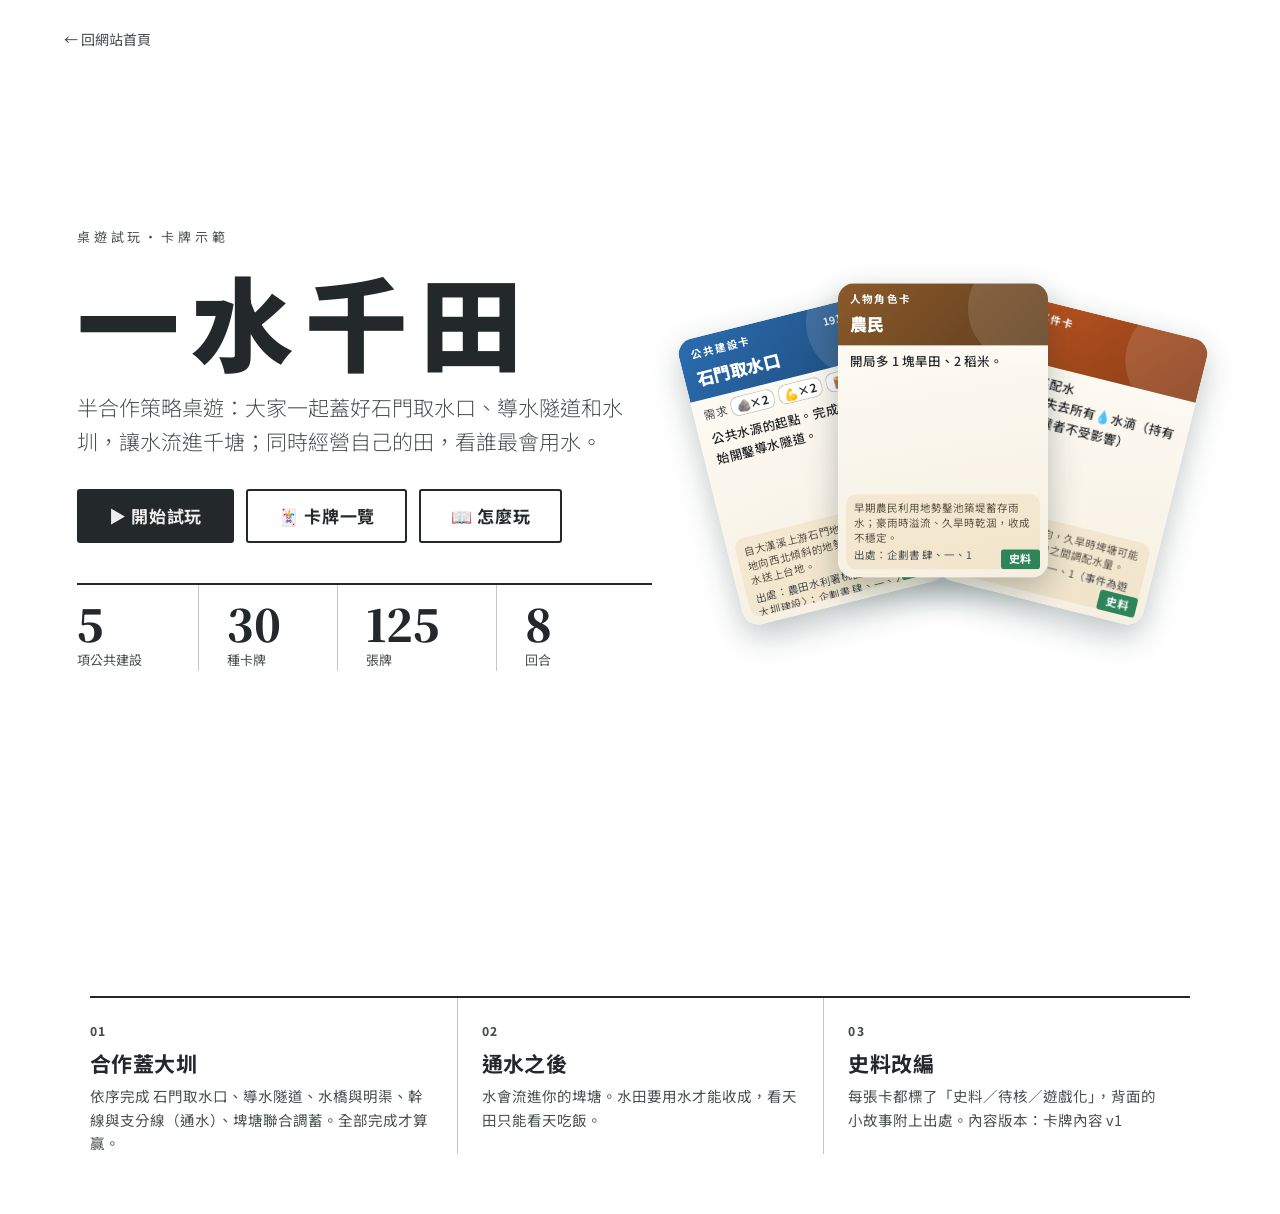
<file: play.html>
<!DOCTYPE html>
<html lang="zh-Hant">
<head>
<meta charset="utf-8">
<meta name="viewport" content="width=device-width,initial-scale=1">
<title>一水千田｜桌遊試玩</title>
<meta name="theme-color" content="#FFFFFF">
<link rel="icon" href="images/drop.svg" type="image/svg+xml">
<!-- v4：全站的設計變數與字型（DESIGN_SYSTEM.md） -->
<link rel="preconnect" href="https://fonts.googleapis.com"><link rel="preconnect" href="https://fonts.gstatic.com" crossorigin>
<link rel="stylesheet" href="https://fonts.googleapis.com/css2?family=Noto+Sans+TC:wght@300;400;700;900&family=Noto+Serif+TC:wght@700;900&display=swap">
<link rel="stylesheet" href="css/tokens.css">

<!--
  《一水千田》桌遊試玩（卡牌示範）
  - 卡牌內容在下方 <script id="default-data"> 裡（JSON）。
  - 開發者模式的入口已隱藏：按 Ctrl＋Shift＋D，或在網址後面加上 #dev（例如 play.html#dev）。
-->
<style>
/* ===================== 0. 設計變數（和網站同一套） ===================== */
:root{
  --ink:#13212b; --ink-2:#4a5660; --muted:#7d8790; --deep:#0b2233; --deep-2:#123a52;
  --blue:#2b7bb9; --blue-2:#1d5f94; --teal:#3aa6b9; --red:#b5532d; --green:#5d8f2f; --gold:#c9962b;
  --paper:#f4efe4; --paper-2:#ebe4d6; --line:rgba(19,33,43,.1);
  --role:#8a5a2b; --project:#2b6cb0; --dev:#2f855a; --event:#c05621; --memory:#6b46c1;
  --glass:rgba(255,255,255,.62); --glass-strong:rgba(255,255,255,.8); --glass-line:rgba(255,255,255,.75);
  --blur:saturate(1.6) blur(18px);
  --glow:0 0 0 1px rgba(255,255,255,.6) inset,0 1px 0 rgba(255,255,255,.9) inset;
  --shadow-1:0 1px 1px rgba(19,33,43,.04),0 6px 18px -6px rgba(19,33,43,.14);
  --shadow-2:0 2px 4px rgba(19,33,43,.05),0 24px 48px -16px rgba(19,33,43,.3);
  --r-sm:10px; --r:16px; --r-lg:24px;
  --ease:cubic-bezier(.22,.8,.3,1); --spring:cubic-bezier(.34,1.56,.64,1);
  --font:"Noto Sans TC","Microsoft JhengHei","微軟正黑體","PingFang TC",system-ui,sans-serif;
}
@supports (transition-timing-function:linear(0,1)){
  :root{--spring:linear(0,.009,.035 2.1%,.141,.281 6.7%,.723 12.9%,.938 16.7%,1.017,1.077,1.121,1.149 24.3%,1.159,1.163,1.161,1.154 29.9%,1.129 32.8%,1.051 39.6%,1.017 43.1%,.991,.977 51%,.974 53.8%,.975 57.1%,.997 69.8%,1.003 76.9%,1)}
}
*,*::before,*::after{box-sizing:border-box}
html,body{margin:0;min-height:100%}
body{font-family:var(--font);font-size:15px;line-height:1.6;color:var(--ink);background:var(--paper);-webkit-font-smoothing:antialiased}
body::before{content:"";position:fixed;inset:-20vmax;z-index:-1;pointer-events:none;
  background:radial-gradient(36vmax 36vmax at 10% 15%,rgba(58,166,185,.2),transparent 60%),
             radial-gradient(32vmax 32vmax at 90% 30%,rgba(43,123,185,.16),transparent 60%),
             radial-gradient(38vmax 38vmax at 60% 95%,rgba(181,83,45,.1),transparent 60%);
  animation:drift 30s ease-in-out infinite alternate}
@keyframes drift{to{transform:translate3d(3vmax,-2vmax,0) rotate(8deg)}}
h1,h2,h3{margin:0;line-height:1.25;letter-spacing:.02em}
p{margin:0 0 .7em}
.muted{color:var(--muted)}
.row{display:flex;gap:8px;align-items:center;flex-wrap:wrap}
.col{display:flex;flex-direction:column;gap:14px}
.glass{background:var(--glass);-webkit-backdrop-filter:var(--blur);backdrop-filter:var(--blur);border:1px solid var(--glass-line);box-shadow:var(--glow),var(--shadow-1)}
.panel{border-radius:var(--r-lg);padding:18px}
.ptitle{display:flex;align-items:center;gap:8px;font-size:13px;font-weight:800;letter-spacing:.14em;color:var(--blue-2);margin:0 0 12px}
.ptitle i{font-style:normal;font-size:16px}
.ptitle .sp{flex:1}

/* ===================== 1. 按鈕、輸入框 ===================== */
button{font:inherit;color:inherit;cursor:pointer;border:0;background:none;-webkit-tap-highlight-color:transparent}
.btn{position:relative;overflow:hidden;isolation:isolate;display:inline-flex;align-items:center;justify-content:center;gap:6px;
  min-height:40px;padding:0 18px;border-radius:999px;font-weight:700;letter-spacing:.04em;white-space:nowrap;
  background:#fff;color:var(--ink);box-shadow:0 0 0 1px var(--line) inset,0 2px 6px -2px rgba(19,33,43,.12);
  transition:transform .45s var(--spring),box-shadow .25s,background .25s,color .25s,opacity .25s}
.btn:hover:not(:disabled){transform:translateY(-2px);box-shadow:0 0 0 1px rgba(43,123,185,.35) inset,0 10px 20px -10px rgba(19,33,43,.35);color:var(--blue-2)}
.btn:active:not(:disabled){transform:scale(.94);transition-duration:.1s}
.btn:disabled{opacity:.38;cursor:not-allowed}
.btn.primary{background:var(--blue);color:#fff;box-shadow:0 10px 22px -10px var(--blue),0 1px 0 rgba(255,255,255,.25) inset}
.btn.primary:hover:not(:disabled){background:var(--blue-2);color:#fff;box-shadow:0 16px 30px -12px var(--blue),0 1px 0 rgba(255,255,255,.25) inset}
.btn.primary::before{content:"";position:absolute;inset:0;z-index:-1;background:linear-gradient(120deg,transparent 30%,rgba(255,255,255,.35) 50%,transparent 70%);transform:translateX(-120%);transition:transform .8s var(--ease)}
.btn.primary:hover::before{transform:translateX(120%)}
.btn.ghost{background:transparent;box-shadow:none;color:inherit}
.btn.ghost:hover:not(:disabled){background:rgba(43,123,185,.1);box-shadow:none}
.btn.danger{color:#b42318}
.btn.danger.primary{background:#c2412d;color:#fff;box-shadow:0 10px 22px -10px #c2412d}
.btn.big{min-height:54px;padding:0 32px;font-size:17px}
.btn.small{min-height:32px;padding:0 12px;font-size:13px}
.btn.on{background:var(--ink);color:#fff}
.ripple{position:absolute;z-index:-1;border-radius:50%;background:rgba(255,255,255,.5);transform:scale(0);pointer-events:none;animation:ripple .7s var(--ease) forwards}
.btn:not(.primary) .ripple{background:rgba(43,123,185,.2)}
@keyframes ripple{to{transform:scale(1);opacity:0}}
input,select,textarea{font:inherit;color:var(--ink);border:1px solid var(--line);border-radius:12px;padding:8px 12px;background:rgba(255,255,255,.85);
  transition:border-color .2s,box-shadow .2s}
input:focus,select:focus,textarea:focus{outline:none;border-color:var(--blue);box-shadow:0 0 0 4px rgba(43,123,185,.15)}
textarea{width:100%;resize:vertical}
:focus-visible{outline:3px solid #ffb703;outline-offset:2px}
.chip{display:inline-flex;align-items:center;gap:5px;padding:4px 11px;border-radius:999px;font-size:13px;font-weight:600;background:rgba(255,255,255,.7);box-shadow:0 0 0 1px var(--line) inset;white-space:nowrap}
.badge{display:inline-block;padding:1px 8px;border-radius:999px;font-size:11px;font-weight:700;color:#fff;letter-spacing:.04em}
.b-史料{background:#2f855a}.b-待核{background:#d97706}.b-遊戲化{background:#6b7280}

/* ===================== 2. 上方列 ===================== */
.topbar{position:sticky;top:10px;z-index:30;margin:10px auto 0;width:min(1500px,calc(100% - 20px));
  display:flex;align-items:center;gap:10px;flex-wrap:wrap;min-height:58px;padding:8px 10px 8px 18px;border-radius:999px;
  background:var(--glass-strong);-webkit-backdrop-filter:var(--blur);backdrop-filter:var(--blur);border:1px solid var(--glass-line);box-shadow:var(--glow),var(--shadow-1)}
.logo{display:flex;align-items:center;gap:8px;font-size:19px;font-weight:900;letter-spacing:.12em;color:var(--blue);text-decoration:none;white-space:nowrap}
.logo img{width:24px;transition:transform .6s var(--spring)}
.logo:hover img{transform:rotate(-12deg) translateY(-2px)}
.topbar .sp{flex:1}
.rounds{display:flex;gap:4px;align-items:center}
.rounds i{width:9px;height:9px;border-radius:999px;background:rgba(43,123,185,.2);transition:width .5s var(--spring),background .3s}
.rounds i.past{background:var(--blue)}
.rounds i.now{width:24px;background:linear-gradient(90deg,var(--teal),var(--blue))}
.flow{color:var(--blue-2)}
.flow.dry{color:var(--red)}
.flow .drop{display:inline-block;animation:drip 2.2s ease-in-out infinite}
@keyframes drip{0%,100%{transform:translateY(0)}50%{transform:translateY(-2px)}}

/* ===================== 3. 首頁 ===================== */
.hero{position:relative;overflow:hidden;isolation:isolate;margin:10px;border-radius:32px;color:#fff;min-height:calc(100vh - 20px);
  display:grid;grid-template-columns:1.05fr .95fr;align-items:center;gap:30px;padding:clamp(40px,6vw,80px) clamp(24px,6vw,90px) 120px;
  background:radial-gradient(120% 120% at 0% 0%,#1f6fa5 0%,var(--deep) 55%,#06141f 100%)}
.hero::before{content:"";position:absolute;inset:0;z-index:-1;opacity:.35;
  background:url("images/ex-hero.jpg") center/cover;mix-blend-mode:luminosity;mask-image:linear-gradient(90deg,transparent,#000 70%)}
.hero .back{position:absolute;left:24px;top:22px;color:#fff;text-decoration:none;font-size:14px;opacity:.85;display:flex;gap:6px;align-items:center;padding:6px 14px;border-radius:999px;background:rgba(255,255,255,.1);border:1px solid rgba(255,255,255,.2);transition:background .2s}
.hero .back:hover{background:rgba(255,255,255,.2);opacity:1}
.eyebrow{display:inline-block;padding:6px 16px;border-radius:999px;font-size:13px;letter-spacing:.3em;background:rgba(255,255,255,.12);border:1px solid rgba(255,255,255,.26);margin-bottom:18px}
.hero h1{font-size:clamp(54px,8vw,108px);font-weight:900;letter-spacing:.12em;line-height:1.05}
.hero h1 .ch{display:inline-block;animation:char-in 1s var(--spring) both;animation-delay:calc(.1s + var(--i)*.08s)}
@keyframes char-in{from{opacity:0;transform:translateY(.5em) scale(.9);filter:blur(8px)}to{opacity:1;transform:none;filter:none}}
.hero .lead{font-size:clamp(16px,1.6vw,20px);opacity:.9;margin:18px 0 30px;max-width:30em}
.hero .btns{display:flex;flex-wrap:wrap;gap:12px}
.hero .btn:not(.primary){background:rgba(255,255,255,.12);color:#fff;box-shadow:0 0 0 1px rgba(255,255,255,.35) inset}
.hero .btn:not(.primary):hover{background:rgba(255,255,255,.22);color:#fff}
.hero .stats{display:flex;gap:28px;margin-top:40px;flex-wrap:wrap}
.hero .stats b{display:block;font-size:34px;font-weight:900;line-height:1.1;background:linear-gradient(180deg,#fff,#bfe6f0);-webkit-background-clip:text;background-clip:text;color:transparent}
.hero .stats span{font-size:13px;opacity:.75}
.fan{position:relative;height:440px}
.fan .card{position:absolute;left:50%;top:50%;margin:-147px 0 0 -105px;transition:transform .8s var(--spring);box-shadow:0 30px 60px -20px rgba(0,0,0,.6)}
.fan .card:nth-child(1){transform:translate(-62%,4%) rotate(-14deg);animation:float 7s ease-in-out infinite}
.fan .card:nth-child(2){transform:translate(0,-6%) rotate(0deg);z-index:2;animation:float 7s ease-in-out -2.3s infinite}
.fan .card:nth-child(3){transform:translate(62%,4%) rotate(14deg);animation:float 7s ease-in-out -4.6s infinite}
.fan:hover .card:nth-child(1){transform:translate(-82%,2%) rotate(-18deg)}
.fan:hover .card:nth-child(3){transform:translate(82%,2%) rotate(18deg)}
.fan:hover .card:nth-child(2){transform:translate(0,-10%) scale(1.04)}
@keyframes float{50%{margin-top:-157px}}
.wave{position:absolute;left:0;bottom:-1px;width:200%;height:90px;z-index:-1}
.wave path{fill:var(--paper)}
.wave .w1{opacity:.4;animation:wave 14s linear infinite}
.wave .w2{animation:wave 9s linear infinite reverse}
@keyframes wave{to{transform:translateX(-50%)}}
.about{width:min(1100px,calc(100% - 40px));margin:30px auto 60px;display:grid;grid-template-columns:repeat(3,1fr);gap:16px}
.about .panel h3{font-size:17px;margin-bottom:8px;color:var(--blue-2)}
.about .panel p{color:var(--ink-2);margin:0;font-size:14.5px}
.about .num{font-size:12px;font-weight:800;letter-spacing:.2em;color:var(--blue);background:rgba(43,123,185,.1);padding:3px 10px;border-radius:999px;display:inline-block;margin-bottom:10px}

/* ===================== 4. 開局設定 ===================== */
.setup{width:min(980px,calc(100% - 32px));margin:24px auto 60px}
.setup h1{font-size:clamp(30px,4vw,44px);font-weight:900;text-align:center;margin:20px 0 6px}
.setup .sub{text-align:center;color:var(--ink-2);margin-bottom:24px}
.seg{display:inline-flex;padding:4px;border-radius:999px;background:rgba(255,255,255,.7);box-shadow:0 0 0 1px var(--line) inset;gap:2px}
.seg button{min-width:52px;height:40px;border-radius:999px;font-weight:800;transition:background .3s,color .3s,transform .4s var(--spring)}
.seg button:active{transform:scale(.92)}
.seg button.on{background:var(--blue);color:#fff;box-shadow:0 8px 16px -8px var(--blue)}
.seats{display:grid;grid-template-columns:repeat(auto-fit,minmax(210px,1fr));gap:14px;margin:22px 0}
.seat{border-radius:var(--r-lg);padding:18px;animation:pop .6s var(--spring) both;animation-delay:calc(var(--i)*.06s)}
@keyframes pop{from{opacity:0;transform:translateY(16px) scale(.96)}to{opacity:1;transform:none}}
.seat .av{width:44px;height:44px;border-radius:50%;display:grid;place-items:center;font-weight:900;color:#fff;font-size:18px;margin-bottom:12px;box-shadow:0 8px 18px -8px var(--pc)}
.seat input,.seat select{width:100%;margin-top:6px}
.seat .rdesc{font-size:13px;color:var(--ink-2);margin-top:10px;min-height:3.2em}
.setup .go{display:flex;justify-content:center;gap:12px;margin-top:10px}
.warn{color:#b42318;text-align:center}

/* ===================== 5. 遊戲畫面 ===================== */
.game{width:min(1500px,calc(100% - 20px));margin:14px auto 40px;display:grid;grid-template-columns:300px minmax(0,1fr) 320px;gap:14px;align-items:start}
.game>*{min-width:0}
/* 公共建設：一條水路，完成一段就有水流過 */
.route{--fill:0;position:relative;list-style:none;margin:0;padding:0 0 0 34px}
.route::before,.route::after{content:"";position:absolute;left:12px;top:14px;bottom:14px;width:4px;border-radius:4px}
.route::before{background:rgba(43,123,185,.14)}
.route::after{background:linear-gradient(180deg,var(--teal),var(--blue));transform-origin:top;transform:scaleY(var(--fill));transition:transform 1s var(--ease)}
.node{position:relative;margin-bottom:10px;border-radius:var(--r);padding:12px 14px;transition:all .5s var(--ease)}
.node .dot{position:absolute;left:-34px;top:12px;width:28px;height:28px;border-radius:50%;display:grid;place-items:center;font-size:12px;font-weight:900;
  background:var(--paper);border:3px solid rgba(43,123,185,.3);color:var(--blue-2);z-index:1;transition:all .5s var(--spring)}
.node.done .dot{background:var(--blue);border-color:#fff;color:#fff;box-shadow:0 0 0 4px rgba(43,123,185,.18),0 0 16px rgba(58,166,185,.6)}
.node.cur{background:#fff;box-shadow:0 0 0 2px var(--project),var(--shadow-2)}
.node.cur .dot{background:#fff;border-color:var(--project);animation:pulse 2s ease-in-out infinite}
@keyframes pulse{50%{box-shadow:0 0 0 7px rgba(43,107,176,.15)}}
.node.locked{opacity:.55}
.node .nname{font-weight:800;display:flex;gap:6px;align-items:center}
.node .yr{font-size:11.5px;color:var(--muted);font-weight:600}
.bar{height:7px;background:rgba(19,33,43,.08);border-radius:9px;overflow:hidden;margin-top:8px}
.bar>i{display:block;height:100%;border-radius:9px;background:linear-gradient(90deg,var(--teal),var(--blue));transition:width .8s var(--spring)}
.needs{display:grid;gap:6px;margin-top:10px}
.need{display:grid;grid-template-columns:auto 1fr auto;gap:8px;align-items:center;font-size:13.5px;padding:6px 6px 6px 10px;border-radius:12px;background:rgba(43,123,185,.06)}
.need .ic{font-size:18px}
.need.ok{background:rgba(47,133,90,.1);color:#2f855a}
.goal{text-align:center;padding:16px;border-radius:var(--r);background:linear-gradient(135deg,rgba(58,166,185,.2),rgba(43,123,185,.2));font-weight:800;color:var(--blue-2)}

/* 目前玩家 */
.me{border-radius:28px;padding:22px}
.mehead{display:flex;align-items:center;gap:14px;flex-wrap:wrap}
.mehead .av{width:54px;height:54px;border-radius:50%;display:grid;place-items:center;font-size:22px;font-weight:900;color:#fff;background:var(--pc);box-shadow:0 10px 22px -10px var(--pc)}
.mehead h2{font-size:26px;font-weight:900}
.mehead .score{margin-left:auto;text-align:right}
.mehead .score b{display:block;font-size:30px;font-weight:900;color:var(--red);line-height:1}
.mehead .score small{font-size:12px;color:var(--muted)}
.harvest{display:flex;gap:10px;align-items:flex-start;margin:16px 0 0;padding:12px 14px;border-radius:16px;background:linear-gradient(135deg,rgba(93,143,47,.12),rgba(201,150,43,.1));font-size:14px}
.harvest .hi{font-size:22px;line-height:1}
.mid{display:grid;grid-template-columns:1fr auto;gap:16px;margin-top:16px;align-items:stretch}
.res{display:grid;grid-template-columns:repeat(auto-fit,minmax(78px,1fr));gap:8px}
.rt{position:relative;border-radius:16px;padding:10px 6px 8px;text-align:center;background:#fff;box-shadow:0 0 0 1px var(--line) inset;transition:transform .4s var(--spring)}
.rt:hover{transform:translateY(-3px)}
.rt .ic{font-size:26px;line-height:1.1;display:block}
.rt b{display:block;font-size:22px;font-weight:900;line-height:1.2;font-variant-numeric:tabular-nums}
.rt small{font-size:11.5px;color:var(--muted)}
.rt.zero b{color:#c3c8cc}
.tank{min-width:150px;border-radius:16px;padding:10px 14px;background:linear-gradient(180deg,#eaf5fb,#d7ebf7);box-shadow:0 0 0 1px rgba(43,123,185,.2) inset}
.tank .tl{font-size:12px;font-weight:800;letter-spacing:.1em;color:var(--blue-2)}
.drops{display:flex;flex-wrap:wrap;gap:4px;margin:6px 0 2px;max-width:150px}
.drops i{width:16px;height:16px;border-radius:50% 0 50% 50%;transform:rotate(-45deg);background:rgba(43,123,185,.18);transition:background .4s,transform .5s var(--spring)}
.drops i.on{background:linear-gradient(135deg,var(--teal),var(--blue));transform:rotate(-45deg) scale(1.05)}
.tank small{font-size:12px;color:var(--ink-2)}
.lands{display:flex;gap:8px;flex-wrap:wrap;margin-top:12px}
.land{display:flex;align-items:center;gap:6px;padding:6px 12px;border-radius:12px;background:rgba(255,255,255,.7);box-shadow:0 0 0 1px var(--line) inset;font-size:13.5px}
.land b{font-size:16px}
.acts{display:grid;grid-template-columns:1fr 1fr;gap:12px;margin-top:16px}
.act{border-radius:20px;padding:14px;background:rgba(255,255,255,.55);box-shadow:0 0 0 1px var(--line) inset}
.act .row{gap:6px}
.act select,.act input{padding:6px 10px}
.market{margin-top:16px}
.mk{display:flex;gap:14px;overflow-x:auto;padding:6px 4px 12px;scroll-snap-type:x proximity}
.slot{display:flex;flex-direction:column;gap:8px;align-items:center;scroll-snap-align:start}
.slot .why{font-size:12px;color:#b42318;min-height:1.4em;text-align:center;max-width:210px}
.slot.cant .card{filter:saturate(.5);opacity:.75}
.endbar{display:flex;justify-content:flex-end;align-items:center;gap:12px;margin-top:18px}
.endbar .muted{font-size:13px}

/* 右欄 */
.evcard{display:flex;justify-content:center}
.players .pl{display:grid;grid-template-columns:36px 1fr auto;gap:10px;align-items:center;padding:10px;border-radius:16px;transition:background .3s}
.players .pl.active{background:#fff;box-shadow:0 0 0 2px var(--pc),var(--shadow-1)}
.players .pl .av{width:36px;height:36px;border-radius:50%;display:grid;place-items:center;color:#fff;font-weight:900;background:var(--pc)}
.players .pl small{display:block;color:var(--muted);font-size:12px;line-height:1.5}
.players .pl .sc{font-size:20px;font-weight:900;color:var(--red)}
.players .pl .sb{grid-column:2/4;height:4px;border-radius:4px;background:rgba(19,33,43,.07);overflow:hidden}
.players .pl .sb i{display:block;height:100%;background:var(--pc);transition:width .8s var(--spring)}
.log{max-height:320px;overflow:auto;font-size:13px;line-height:1.6;margin:0 -6px;padding:0 6px}
.log div{padding:6px 0;border-bottom:1px solid var(--line);animation:fadein .5s var(--ease)}
.log div:first-child{color:var(--ink)}
.log b.r{display:inline-block;min-width:26px;font-size:11px;color:#fff;background:var(--blue);border-radius:999px;text-align:center;margin-right:4px}
@keyframes fadein{from{opacity:0;transform:translateY(-6px)}}

/* 數字變動時跳一下 */
.bump{animation:bump .6s var(--spring)}
.bump.up{color:#2f855a}
.bump.down{color:#b42318}
@keyframes bump{30%{transform:scale(1.35)}}

/* ===================== 6. 卡牌 ===================== */
.card{--c:#999;color:var(--ink);position:relative;flex:none;width:210px;height:294px;border-radius:16px;overflow:hidden;display:flex;flex-direction:column;text-align:left;
  background:linear-gradient(170deg,#fffdf8,#f6efe1);box-shadow:0 0 0 1px rgba(19,33,43,.08) inset,0 10px 24px -12px rgba(19,33,43,.35);
  transition:transform .5s var(--spring),box-shadow .3s}
.card::before{content:"";position:absolute;inset:0 0 auto 0;height:62px;background:var(--c);background:linear-gradient(135deg,var(--c),color-mix(in srgb,var(--c) 70%,#000));z-index:0}
.card::after{content:"";position:absolute;right:-30px;top:-30px;width:110px;height:110px;border-radius:50%;background:rgba(255,255,255,.12);z-index:0}
.card>*{position:relative;z-index:1}
.card .ch{color:#fff;padding:8px 12px 0;display:flex;align-items:center;gap:6px;font-size:10.5px;letter-spacing:.12em;font-weight:700}
.card .ch .yr{margin-left:auto;opacity:.9;letter-spacing:.02em}
.card .cn{color:#fff;font-size:17px;font-weight:900;padding:2px 12px 0;line-height:1.25;min-height:30px;display:flex;align-items:center}
.card .img{height:70px;margin:12px 10px 0;border-radius:10px;background:#eee center/cover no-repeat;flex:none}
.card .cost{display:flex;gap:4px;flex-wrap:wrap;align-items:center;padding:12px 10px 0;font-size:11.5px;color:var(--muted)}
.card .cost span{background:#fff;box-shadow:0 0 0 1px var(--line) inset;border-radius:8px;padding:1px 6px;color:var(--ink);font-weight:700}
.card .req{font-size:11.5px;color:#b42318;padding:4px 12px 0;font-weight:600}
.card .rule{font-size:12.5px;line-height:1.55;padding:8px 12px;flex:1;overflow:hidden;white-space:pre-line;font-weight:500}
.card .cost+.rule,.card .req+.rule{padding-top:6px}
.card .ch+.cn+.rule{padding-top:14px}
.card .hist{font-size:10.5px;line-height:1.45;color:#5b5348;background:rgba(201,150,43,.12);margin:0 8px 8px;padding:6px 8px;border-radius:10px;max-height:80px;overflow:hidden}
.card .hist .src{display:block;color:var(--muted);margin-top:2px}
.card .st{position:absolute;right:8px;bottom:8px;z-index:2}
.card .copies{position:absolute;left:10px;bottom:6px;font-size:10.5px;color:var(--muted);font-weight:700}
.card.big{transform:scale(1.2);transform-origin:top left;margin:0 42px 59px 0}
.card.res .bigic{font-size:64px;text-align:center;margin-top:20px}
.card.res .tile{text-align:center;color:var(--muted);font-size:12px}
.card.memory .tn{display:grid;gap:6px;padding:12px 10px 8px;font-size:12px;flex:1}
.card.memory .tn div{background:#fff;box-shadow:0 0 0 1px var(--line) inset;border-radius:10px;padding:6px 8px}
.card.memory .tn b{color:var(--memory)}
.hov .card:hover,.card.hov:hover{transform:translateY(-6px) rotate(-1deg);box-shadow:0 0 0 1px rgba(19,33,43,.08) inset,0 26px 40px -16px rgba(19,33,43,.45)}
.gallery{display:flex;gap:18px;flex-wrap:wrap;justify-content:center}
.gallery .card{cursor:zoom-in}

/* ===================== 7. 覆蓋層、對話框 ===================== */
.overlay{position:fixed;inset:0;z-index:60;display:flex;align-items:center;justify-content:center;padding:16px;
  background:rgba(6,20,31,.55);-webkit-backdrop-filter:blur(6px);backdrop-filter:blur(6px);animation:fadeIn .3s var(--ease)}
@keyframes fadeIn{from{opacity:0}}
.modal{width:min(640px,100%);max-height:90vh;overflow:auto;border-radius:28px;padding:26px;background:rgba(255,253,248,.94);box-shadow:var(--shadow-2);animation:rise .5s var(--spring)}
@keyframes rise{from{opacity:0;transform:translateY(24px) scale(.97)}}
.modal h2,.modal h3{margin-bottom:10px}
.modal .row{justify-content:flex-end;margin-top:16px}
.steps{list-style:none;padding:0;margin:10px 0;counter-reset:s}
.steps li{position:relative;padding:10px 12px 10px 48px;margin:6px 0;border-radius:14px;background:rgba(43,123,185,.06);counter-increment:s}
.steps li::before{content:counter(s);position:absolute;left:12px;top:10px;width:26px;height:26px;border-radius:50%;background:var(--blue);color:#fff;font-weight:900;display:grid;place-items:center;font-size:13px}
/* 回合開場 */
.splash{width:min(760px,100%);border-radius:32px;padding:30px;color:#fff;text-align:center;overflow:hidden;position:relative;isolation:isolate;
  background:radial-gradient(120% 120% at 50% 0%,#2a86bf,var(--deep) 70%);box-shadow:0 40px 80px -30px rgba(0,0,0,.6);animation:rise .6s var(--spring)}
.splash::after{content:"";position:absolute;left:50%;top:100%;width:150%;aspect-ratio:1;border-radius:50%;border:1px solid rgba(255,255,255,.15);transform:translate(-50%,-50%) scale(.2);animation:ring 6s var(--ease) infinite;z-index:-1}
@keyframes ring{to{transform:translate(-50%,-50%) scale(1.2);opacity:0}}
.splash .rk{font-size:13px;letter-spacing:.3em;opacity:.8}
.splash h2{font-size:clamp(28px,4vw,40px);font-weight:900;margin:6px 0 16px}
.splash .evwrap{display:flex;gap:22px;align-items:center;justify-content:center;flex-wrap:wrap;text-align:left;margin:10px 0 18px}
.splash .evwrap .card{animation:flipin 1s var(--spring) .15s both;color:var(--ink)}
@keyframes flipin{from{transform:perspective(900px) rotateY(-100deg) scale(.8);opacity:0}}
.splash .evtxt{max-width:280px}
.splash .evtxt b{font-size:18px}
.splash .info{display:inline-flex;gap:8px;align-items:center;padding:8px 16px;border-radius:999px;background:rgba(255,255,255,.12);border:1px solid rgba(255,255,255,.22);margin:4px}
.splash .who{margin-top:18px;padding-top:18px;border-top:1px solid rgba(255,255,255,.15)}
.splash .who .av{width:64px;height:64px;border-radius:50%;display:grid;place-items:center;margin:0 auto 10px;font-size:26px;font-weight:900;background:var(--pc);box-shadow:0 0 0 6px rgba(255,255,255,.12)}
.splash .btn{margin-top:18px}
.zoomwrap{display:flex;justify-content:center;padding:10px 0}
.zoomwrap .card{transform:scale(1.45);margin:68px 0 70px;animation:none}

/* 全螢幕（卡牌一覽、開發者模式） */
.full{position:fixed;inset:0;z-index:50;display:flex;flex-direction:column;background:var(--paper);animation:fadeIn .25s var(--ease)}
.full .fhead{display:flex;align-items:center;gap:8px;padding:12px 16px;flex-wrap:wrap;background:var(--deep);color:#fff}
.full .fhead b{font-size:16px;margin-right:6px}
.full .fhead .btn{background:rgba(255,255,255,.1);color:#fff;box-shadow:0 0 0 1px rgba(255,255,255,.2) inset}
.full .fhead .btn:hover{background:rgba(255,255,255,.2);color:#fff}
.full .fhead .btn.on{background:#fff;color:var(--deep)}
.full .fbody{flex:1;overflow:auto;padding:20px}

/* ===================== 8. 結算 ===================== */
.end{width:min(1100px,calc(100% - 32px));margin:24px auto 60px;text-align:center}
.end .result{border-radius:32px;padding:clamp(30px,5vw,56px) 24px;color:#fff;position:relative;overflow:hidden;isolation:isolate;animation:rise .7s var(--spring)}
.end .result.win{background:radial-gradient(120% 120% at 50% 0%,#3aa6b9,#1d5f94 55%,var(--deep))}
.end .result.lose{background:radial-gradient(120% 120% at 50% 0%,#b5732d,#6b3a1f 55%,#2a1a10)}
.end .result h1{font-size:clamp(40px,6vw,72px);font-weight:900;letter-spacing:.1em}
.end .result p{opacity:.9;font-size:17px;margin:10px 0 0}
.end .result .rip{position:absolute;inset:0;z-index:-1}
.end .result .rip i{position:absolute;left:50%;top:50%;width:120%;aspect-ratio:1;border-radius:50%;border:1px solid rgba(255,255,255,.2);transform:translate(-50%,-50%) scale(.1);animation:ring2 5s var(--ease) infinite}
.end .result .rip i:nth-child(2){animation-delay:1.6s}.end .result .rip i:nth-child(3){animation-delay:3.2s}
@keyframes ring2{to{transform:translate(-50%,-50%) scale(1.3);opacity:0}}
.rank{display:grid;gap:10px;margin:22px 0;text-align:left}
.rank .rr{display:grid;grid-template-columns:48px 1fr repeat(3,90px) 100px;gap:10px;align-items:center;padding:14px 18px;border-radius:20px;animation:pop .6s var(--spring) both;animation-delay:calc(.2s + var(--i)*.1s)}
.rank .rr.head{background:none;box-shadow:none;border:0;font-size:12px;color:var(--muted);font-weight:700;padding-top:0;padding-bottom:0;animation:none}
.rank .pos{font-size:22px;font-weight:900;color:var(--blue-2)}
.rank .tot{font-size:26px;font-weight:900;color:var(--red);text-align:right}
.rank .c{text-align:center}
.end h2{margin:36px 0 8px;font-size:26px}
.end .btns{display:flex;justify-content:center;gap:12px;flex-wrap:wrap;margin-top:30px}

/* ===================== 9. 開發者模式 ===================== */
.ed{display:grid;grid-template-columns:250px 1fr 300px;gap:14px;align-items:start}
.ed .list{max-height:calc(100vh - 120px);overflow:auto}
.ed .list .it{padding:8px 10px;border-radius:12px;cursor:pointer;display:flex;gap:6px;align-items:center;transition:background .2s}
.ed .list .it:hover{background:rgba(255,255,255,.9)}
.ed .list .it.sel{background:#fff;box-shadow:0 0 0 2px var(--blue)}
.ed .form{max-height:calc(100vh - 120px);overflow:auto}
.ed label{display:block;font-size:13px;color:var(--muted);margin-top:10px;font-weight:600}
.ed label input:not([type=checkbox]):not([type=color]):not([type=file]),.ed label select{width:100%;margin-top:4px}
.ed .grid2{display:grid;grid-template-columns:1fr 1fr;gap:10px}
.ed .effrow{display:flex;gap:6px;flex-wrap:wrap;align-items:center;background:#fff;box-shadow:0 0 0 1px var(--line) inset;border-radius:12px;padding:8px;margin-top:6px}
.ed .effrow input{width:76px}
.ed .effrow input.w{width:150px}
.ed .costgrid{display:flex;gap:8px;flex-wrap:wrap}
.ed .costgrid label{margin:0;display:flex;align-items:center;gap:4px}
.ed .costgrid input{width:60px}
.edpanel{max-width:820px}
.edpanel table{width:100%;border-collapse:collapse}
.edpanel td{padding:4px}
.issues li{margin:6px 0}
.tip{font-size:12px;color:var(--muted);margin-top:3px}
.setrow{display:flex;gap:10px;align-items:center;margin:8px 0;flex-wrap:wrap}
.setrow>span:first-child{width:260px}

.toast{position:fixed;left:50%;bottom:24px;z-index:99;transform:translateX(-50%);padding:10px 20px;border-radius:999px;font-size:14px;font-weight:600;color:#fff;
  background:rgba(11,34,51,.88);-webkit-backdrop-filter:blur(10px);backdrop-filter:blur(10px);box-shadow:0 14px 30px -12px rgba(0,0,0,.5);animation:toast .5s var(--spring)}
@keyframes toast{from{opacity:0;transform:translate(-50%,16px) scale(.9)}}

/* ===================== 10. 平板、手機 ===================== */
@media (max-width:1180px){
  .game{grid-template-columns:1fr 1fr}
  .game .mainc{grid-column:1/-1;order:-1}
}
@media (max-width:1000px){.ed{grid-template-columns:1fr}.ed .list,.ed .form{max-height:none}}
@media (max-width:860px){
  .hero{grid-template-columns:1fr;text-align:center;padding-top:80px}
  .hero .btns,.hero .stats{justify-content:center}
  .hero .lead{margin-left:auto;margin-right:auto}
  .fan{height:340px;transform:scale(.8)}
  .about{grid-template-columns:1fr}
  .game{grid-template-columns:1fr}
  .acts{grid-template-columns:1fr}
  .mid{grid-template-columns:1fr}
  .tank{min-width:0}.drops{max-width:none}
  .rank .rr{grid-template-columns:36px 1fr 70px;font-size:14px}
  .rank .rr .c{display:none}
}
@media (max-width:600px){
  .topbar{border-radius:24px;padding:8px 10px}
  .topbar .tb-r{width:100%;display:flex;gap:6px;justify-content:space-between}
  .topbar .tb-r .btn{flex:1;padding:0 8px;font-size:13px}
  .me{padding:16px;border-radius:24px}
  .mehead h2{font-size:21px}
  .res{grid-template-columns:repeat(5,1fr)}
  .rt{padding:8px 2px}.rt .ic{font-size:22px}.rt b{font-size:18px}
  .zoomwrap .card{transform:scale(1.15);margin:22px 0 24px}
}
@media (prefers-reduced-motion:reduce){
  *,*::before,*::after{animation:none!important;transition-duration:.01ms!important}
}
</style>
<style id="v4-theme">
/* =====================================================================
   v4 外觀（DESIGN_SYSTEM.md）
   首頁＝產品展示區（白底、大字、卡牌就是產品）；牌桌＝探索舞台區（深色底、實心面板）。
   只換外觀：遊戲規則、卡牌內容、版面結構與所有按鈕功能都不變。
   ===================================================================== */
:root{
  --ink:var(--iron-900); --ink-2:var(--iron-700); --muted:var(--iron-700); --deep:var(--pond-900); --deep-2:var(--pond-800);
  --blue:var(--canal); --blue-2:#1F5677; --teal:var(--canal); --red:var(--laterite); --green:var(--paddy); --gold:var(--brass-dark);
  --paper:var(--concrete-50); --paper-2:var(--concrete-100); --line:var(--concrete-300);
  --glass:var(--white); --glass-strong:var(--white); --glass-line:var(--concrete-300); --blur:none; --glow:0 0 0 0 transparent;
  --shadow-1:none; --shadow-2:var(--elevation);
  --r-sm:var(--radius-control); --r:var(--radius-media); --r-lg:var(--radius-media);
  --ease:var(--ease-out); --spring:var(--ease-out);
  --font:var(--font-sans);
}
body{background:var(--white)}
body::before{display:none}
.glass{background:var(--white);-webkit-backdrop-filter:none;backdrop-filter:none;border:1px solid var(--concrete-300);box-shadow:none}
.ptitle{letter-spacing:.08em;color:var(--iron-700)}
/* 按鈕：扁平、直角微圓，沒有掃光與漣漪，按下不縮放 */
.btn{border-radius:var(--radius-control);box-shadow:0 0 0 1px var(--concrete-300) inset}
.btn:hover:not(:disabled){transform:none;box-shadow:0 0 0 1px var(--iron-900) inset;color:var(--iron-900)}
.btn:active:not(:disabled){transform:none;filter:brightness(.92)}
.btn.primary{background:var(--iron-900);color:var(--concrete-50);box-shadow:none}
.btn.primary:hover:not(:disabled){background:var(--iron-700);color:var(--concrete-50);box-shadow:none}
.btn.primary::before,.ripple{display:none}
.btn.ghost:hover:not(:disabled){background:var(--concrete-100);box-shadow:none}
.btn.danger.primary{background:var(--laterite);box-shadow:none}
.btn.on{background:var(--iron-900)}
input,select,textarea{border-radius:var(--radius-control);background:var(--white)}
input:focus,select:focus,textarea:focus{border-color:var(--iron-900);box-shadow:0 0 0 3px rgba(194,154,69,.35)}
:focus-visible{outline:2px solid var(--focus)}
.chip{border-radius:var(--radius-control);background:var(--white)}
.badge{border-radius:var(--radius-control)}
/* 上方列：貼齊頂部的實心導覽 */
.topbar{top:0;margin:0;width:100%;border-radius:0;border:0;border-bottom:1px solid var(--concrete-300);background:var(--concrete-50);
  -webkit-backdrop-filter:none;backdrop-filter:none;box-shadow:none;padding:6px var(--grid-margin)}
.logo{color:var(--iron-900)}
.logo:hover img{transform:none}
.rounds i{border-radius:0;background:var(--concrete-300)}
.rounds i.past{background:var(--canal)}
.rounds i.now{background:var(--brass)}

/* ---- 首頁：產品展示 ---- */
.hero{margin:0;border-radius:0;color:var(--iron-900);background:var(--white);min-height:calc(100vh - 0px);padding-top:clamp(72px,9vw,120px)}
.hero::before{display:none}
.hero .back{color:var(--iron-900);background:transparent;border:0;border-radius:0;padding:6px 0;left:var(--grid-margin)}
.hero .back:hover{background:transparent;text-decoration:underline}
.eyebrow{background:transparent;border:0;border-radius:0;padding:0;letter-spacing:.3em;color:var(--iron-700)}
.hero h1 .ch{animation:rise var(--dur-slow) var(--ease-out) both;animation-delay:calc(var(--i)*60ms)}
.hero .lead{opacity:1;color:var(--iron-700);font-weight:300;font-size:var(--fs-21)}
.hero .btn:not(.primary){background:transparent;color:var(--iron-900);box-shadow:0 0 0 2px var(--iron-900) inset}
.hero .btn:not(.primary):hover{background:var(--iron-900);color:var(--concrete-50)}
.hero .stats{gap:0;border-top:2px solid var(--iron-900)}
.hero .stats>div{padding:14px 28px 0 0;margin-right:28px}
.hero .stats>div+div{border-left:1px solid var(--concrete-300);padding-left:28px}
.hero .stats b{font-family:var(--font-serif);font-size:44px;background:none;-webkit-background-clip:initial;background-clip:initial;color:var(--iron-900)}
.hero .stats span{opacity:1;color:var(--iron-700)}
/* 示範卡牌：靜止陳列，滑過時才展開（不漂浮） */
.fan .card{animation:none!important;box-shadow:var(--elevation);transition:transform var(--dur-base) var(--ease-out)}
.wave{display:none}
.about{grid-template-columns:repeat(3,1fr);gap:0;border-top:2px solid var(--iron-900);margin-top:clamp(48px,8vw,96px)}
.about .panel{background:transparent;border:0;border-radius:0;padding:20px 24px 0 0}
.about .panel+.panel{border-left:1px solid var(--concrete-300);padding-left:24px}
.about .panel h3{color:var(--iron-900);font-size:var(--fs-21)}
.about .num{background:transparent;border-radius:0;padding:0;color:var(--iron-700);letter-spacing:.1em}

/* ---- 牌桌：探索舞台 ---- */
body[data-view="game"],body[data-view="end"]{background:var(--pond-900)}
body[data-view="game"] .topbar,body[data-view="end"] .topbar{background:var(--pond-900);color:var(--concrete-50);border-color:rgba(238,237,234,.16)}
body[data-view="game"] .topbar .logo,body[data-view="end"] .topbar .logo{color:var(--concrete-50)}
body[data-view="game"] .topbar .btn,body[data-view="end"] .topbar .btn{background:transparent;color:var(--concrete-50);box-shadow:0 0 0 1px rgba(238,237,234,.3) inset}
body[data-view="game"] .topbar .btn:hover,body[data-view="end"] .topbar .btn:hover{background:var(--brass);color:var(--pond-900);box-shadow:none}
body[data-view="game"] .topbar .flow{color:var(--canal-light)}
body[data-view="game"] .topbar .flow.dry{color:var(--laterite-light)}
body[data-view="game"] .topbar .muted,body[data-view="game"] .topbar span{color:var(--concrete-300)}
body[data-view="game"] .ptitle{color:var(--iron-700)}
.node.cur{box-shadow:0 0 0 2px var(--brass)}
.node.cur .dot{border-color:var(--brass);animation:none}
.node.done .dot{background:var(--canal);box-shadow:none}
.route::after,.bar>i{background:var(--canal)}
.goal{background:var(--concrete-100);color:var(--iron-900)}
.me,.node,.need,.rt,.harvest,.tank{border-radius:var(--radius-media)}
.mehead .av{box-shadow:none}
.harvest{background:var(--concrete-100)}
.rt:hover{transform:none}
.tank{background:var(--concrete-100);box-shadow:0 0 0 1px var(--concrete-300) inset}
.drops i.on{background:var(--canal)}
/* 對話框與事件畫面 */
.overlay{background:rgba(15,38,39,.72);-webkit-backdrop-filter:none;backdrop-filter:none}
.modal{background:var(--concrete-50);border-top:6px solid var(--brass);box-shadow:var(--elevation);animation:rise var(--dur-base) var(--ease-out)}
.splash{background:var(--pond-800);border-top:6px solid var(--brass);border-radius:var(--radius-media);box-shadow:var(--elevation);animation:rise var(--dur-base) var(--ease-out)}
.splash::after{display:none}
.splash .info{background:transparent;border:1px solid rgba(238,237,234,.3);border-radius:var(--radius-control)}
.splash .btn.primary{background:var(--brass);color:var(--pond-900)}
.end .result.win{background:var(--pond-800);border-top:6px solid var(--paddy-light)}
.end .result.lose{background:var(--pond-800);border-top:6px solid var(--laterite-light)}
@media (max-width:860px){.about{grid-template-columns:1fr}.about .panel+.panel{border-left:0;border-top:1px solid var(--concrete-300);padding-left:0;margin-top:16px}}
@media (max-width:600px){.hero .stats>div{margin-right:16px;padding-right:16px}.hero .stats>div+div{padding-left:16px}.hero .stats b{font-size:32px}}
</style>
</head>
<body>
<div id="app"></div>

<!-- 內建卡牌內容：開發者模式「下載含目前內容的 HTML」會改寫這一段 -->
<script id="default-data" type="application/json">
{
 "meta":{"title":"一水千田","version":"卡牌內容 v1","stamp":"2026-11-05T00:00:00Z"},
 "settings":{
  "maxRounds":8,"startDraw":3,"drawPerTurn":2,"bankRatio":4,"marketSize":3,
  "startDry":2,"startWet":0,"startPond":0,"baseWater":2,"waterCapBase":2,"waterPerPond":2,
  "dryChance":0.5,"vpPerContrib":1,"vpPerWet":1,"failMode":"allLose","hideDevButton":false
 },
 "resources":[
  {"id":"wood","name":"木材","icon":"🪵","tile":"山林","color":"#6b4f2a","copies":15,"status":"遊戲化","history":"工程搭建支撐、模板與聚落建屋所需的材料。","source":"遊戲化設計（企劃書：地貌與資源對應屬遊戲化，待依史料調整）"},
  {"id":"brick","name":"紅磚","icon":"🧱","tile":"紅土","color":"#b5532d","copies":15,"status":"遊戲化","history":"桃園台地表層為透水性低的紅土，先民利用地勢鑿池築堤蓄存雨水。","source":"企劃書 肆、一、1"},
  {"id":"stone","name":"石材","icon":"🪨","tile":"砂礫","color":"#6b7280","copies":15,"status":"遊戲化","history":"隧道襯砌、水橋與渠道結構所需的材料。","source":"遊戲化設計"},
  {"id":"labor","name":"勞力","icon":"💪","tile":"施工聚落","color":"#9a6b16","copies":15,"status":"史料","history":"參與施工者包括技師、礦工與在地客家茶農等不同身分的勞動者。","source":"企劃書 肆、一、5（個人身分待依名錄查核）"},
  {"id":"rice","name":"稻米","icon":"🌾","tile":"旱田／水田","color":"#5d8f2f","copies":15,"status":"史料","history":"灌溉改善後，更多農田具備一年兩期稻作的條件。","source":"農田水利署資料（企劃書 肆、一、4）"}
 ],
 "cards":[
  {"id":"R1","type":"role","name":"農民","copies":1,"year":"","status":"史料",
   "effects":[{"t":"stat","target":"self","stat":"旱田","n":1},{"t":"gain","target":"self","res":"rice","n":2}],
   "text":"開局多 1 塊旱田、2 稻米。","history":"早期農民利用地勢鑿池築堤蓄存雨水；豪雨時溢流、久旱時乾涸，收成不穩定。","source":"企劃書 肆、一、1","image":""},
  {"id":"R2","type":"role","name":"水利技師","copies":1,"year":"1916–1924","status":"史料",
   "effects":[{"t":"stat","target":"self","stat":"contribBonus","n":1}],
   "text":"投入公共建設時，每 1 份資源多得 1 貢獻分。","history":"張令紀等技師參與工程；工程推進仰賴測量、進度管理與現地施工技術。","source":"企劃書 肆、一、2（個人事蹟待核）","image":""},
  {"id":"R3","type":"role","name":"工程勞動者","copies":1,"year":"1916–1924","status":"待核",
   "effects":[{"t":"income","res":"labor","n":1}],
   "text":"每回合開始額外獲得 1 勞力。","history":"參與施工者包括礦工與在地客家茶農；殉職名錄中可見溫細妹、范氏美妹等女性姓名。","source":"企劃書 肆、一、5（身分應配合名錄逐項查核）","image":""},
  {"id":"R4","type":"role","name":"地方商人","copies":1,"year":"","status":"遊戲化",
   "effects":[{"t":"tradeRatio","n":3}],
   "text":"與銀行交易改為 3 換 1。","history":"灌溉改善為農民生計與地方經濟提供支持，帶動附近市鎮逐漸繁榮。","source":"企劃書前版 肆、一、4；角色為遊戲化設計","image":""},
  {"id":"R5","type":"role","name":"水利管理人員","copies":1,"year":"","status":"史料",
   "effects":[{"t":"stat","target":"self","stat":"輪灌","n":1}],
   "text":"乾旱時，你的水滴不會全部失去。","history":"供水不足時，水利管理人員依水源、埤塘存水及農田需求安排配水量、時間與輪流灌溉。","source":"企劃書 肆、一、3","image":""},

  {"id":"P1","type":"project","name":"石門取水口","copies":1,"year":"1916 開工","status":"史料",
   "cost":{"stone":2,"labor":2,"wood":1},"effects":[],"unlockWater":false,
   "text":"公共水源的起點。完成後才能開始開鑿導水隧道。","history":"自大漢溪上游石門地區取水，利用台地向西北傾斜的地勢，以重力自流把水送上台地。","source":"農田水利署桃園管理處〈桃園大圳建設〉；企劃書 肆、一、2","image":""},
  {"id":"P2","type":"project","name":"導水隧道","copies":1,"year":"1916–1924","status":"史料",
   "cost":{"stone":3,"labor":3,"wood":2},"effects":[],"unlockWater":false,
   "text":"最困難的工程。需要大量石材與勞力。","history":"導水路約 20.47 公里，其中 8 段隧道合計約 15.62 公里；施工面臨地層鬆軟、地下水滲出。","source":"農田水利署完工統計（企劃書 肆、一、2）","image":""},
  {"id":"P3","type":"project","name":"水橋與明渠","copies":1,"year":"1916–1924","status":"史料",
   "cost":{"brick":2,"stone":2,"labor":1},"effects":[],"unlockWater":false,
   "text":"跨越溪谷，讓水路連通到八德大湳。","history":"以水橋與明渠跨越溪谷，維持輸水路線連通，將水導向八德大湳，再分送台地各灌溉區。","source":"企劃書 肆、一、2、3","image":""},
  {"id":"P4","type":"project","name":"幹線與支分線（通水）","copies":1,"year":"1924.5.26","status":"史料",
   "cost":{"brick":3,"labor":2,"wood":1},"effects":[{"t":"note","text":"桃園大圳通水！"}],"unlockWater":true,
   "text":"完成後通水：之後每回合開始，每位玩家獲得水滴，水田可以收成。","history":"1924 年 5 月 26 日導水路及主要幹支分線通水；水由幹線、支線與分線送往各灌溉區。","source":"企劃書 肆、一、2","image":""},
  {"id":"P5","type":"project","name":"埤塘聯合調蓄","copies":1,"year":"1919–1928","status":"史料",
   "cost":{"brick":2,"labor":2,"stone":1,"rice":1},"effects":[{"t":"stat","target":"all","stat":"埤塘","n":1}],"unlockWater":false,
   "text":"完成後每位玩家獲得 1 座埤塘（可多存 2 水滴）。","history":"1919 年成立的桃園大圳組合負責貯水池與給水路，1928 年完成整體系統；完工時線內貯水池 231 口。","source":"農田水利署史料（企劃書 肆、一、2、3）","image":""},

  {"id":"D1","type":"dev","name":"田埂整修・旱田變水田","copies":4,"year":"","status":"遊戲化",
   "cost":{"labor":1,"brick":1},"requires":[{"k":"stat","stat":"旱田","min":1}],
   "effects":[{"t":"stat","target":"self","stat":"旱田","n":-1},{"t":"stat","target":"self","stat":"水田","n":1}],
   "text":"","history":"有了穩定水源，原本依賴降雨的看天田，才有機會改為水田。","source":"企劃書 肆、一、4","image":""},
  {"id":"D2","type":"dev","name":"整修埤塘","copies":3,"year":"","status":"史料",
   "cost":{"brick":1,"labor":2,"stone":1},"requires":[],
   "effects":[{"t":"stat","target":"self","stat":"埤塘","n":1},{"t":"stat","target":"self","stat":"vp","n":1}],
   "text":"","history":"埤塘具蓄水與調節功能：雨量充足時儲存，需要時再供灌溉。","source":"企劃書 肆、一、3","image":""},
  {"id":"D3","type":"dev","name":"延伸給水路・開墾水田","copies":3,"year":"","status":"遊戲化",
   "cost":{"stone":1,"labor":1,"wood":1},"requires":[{"k":"water"}],
   "effects":[{"t":"stat","target":"self","stat":"水田","n":1}],
   "text":"","history":"水由幹線輸送，再經支線與分線分配至各灌溉區，並透過給水路送往農田。","source":"企劃書 肆、一、3","image":""},
  {"id":"D4","type":"dev","name":"雙期稻作","copies":2,"year":"","status":"史料",
   "cost":{"rice":1,"labor":1},"requires":[{"k":"water"},{"k":"stat","stat":"水田","min":1}],
   "effects":[{"t":"stat","target":"self","stat":"riceBonus","n":1},{"t":"stat","target":"self","stat":"vp","n":1}],
   "text":"","history":"大圳供應二萬二千餘公頃耕地，使原本缺水的土地成為適合兩期稻作的水田。","source":"農田水利署資料（企劃書 肆、一、4）","image":""},
  {"id":"D5","type":"dev","name":"農村聚落","copies":4,"year":"","status":"史料",
   "cost":{"wood":2,"brick":1,"rice":1},"requires":[],
   "effects":[{"t":"stat","target":"self","stat":"聚落","n":1},{"t":"stat","target":"self","stat":"vp","n":2}],
   "text":"","history":"灌溉環境改善，為農業聚落的持續發展提供支持；水圳與埤塘逐漸成為地方生活的一部分。","source":"企劃書 肆、一、4","image":""},
  {"id":"D6","type":"dev","name":"農產品交易","copies":3,"year":"","status":"遊戲化",
   "cost":{"rice":2},"requires":[],
   "effects":[{"t":"draw","target":"self","n":2},{"t":"stat","target":"self","stat":"vp","n":1}],
   "text":"","history":"穩定的收成為農民家庭生計與農村經濟提供支持。","source":"企劃書 肆、一、4","image":""},
  {"id":"D7","type":"dev","name":"巡水與輪灌","copies":2,"year":"","status":"史料",
   "cost":{"labor":1,"rice":1},"requires":[],
   "effects":[{"t":"stat","target":"self","stat":"輪灌","n":1}],
   "text":"","history":"缺水時透過輪流灌溉安排供水時間與順序，讓有限水源分配至農田。","source":"企劃書 肆、一、3","image":""},

  {"id":"E1","type":"event","name":"久旱","copies":3,"year":"","status":"史料",
   "effects":[{"t":"noWater"},{"t":"waterLoseAll","target":"all","unless":"埤塘,輪灌"}],
   "text":"","history":"降雨季節分布不均，久旱時埤塘可能乾涸，難以在各地之間調配水量。","source":"企劃書 肆、一、1（事件為遊戲化）","image":""},
  {"id":"E2","type":"event","name":"豪雨溢流","copies":2,"year":"","status":"史料",
   "effects":[{"t":"water","target":"all","n":2}],
   "text":"","history":"早期埤塘彼此缺乏連通水路，豪雨時容易溢流——存不下的水就流走了。","source":"企劃書 肆、一、1","image":""},
  {"id":"E3","type":"event","name":"地層鬆軟・地下水滲出","copies":2,"year":"1916–1924","status":"史料",
   "effects":[{"t":"projectCost","res":"labor","n":1},{"t":"projectCost","res":"stone","n":1}],
   "text":"","history":"施工過程面臨地層鬆軟、地下水滲出及隧道掘鑿等困難。","source":"企劃書 肆、一、2","image":""},
  {"id":"E4","type":"event","name":"總督府推動增產","copies":1,"year":"1916","status":"史料",
   "effects":[{"t":"contribMult","n":2}],
   "text":"","history":"1916 年，臺灣總督府為增加糧食生產，正式推動官設埤圳工程。","source":"企劃書 肆、一、2","image":""},
  {"id":"E5","type":"event","name":"桃園大圳組合成立","copies":1,"year":"1919","status":"史料",
   "effects":[{"t":"gain","target":"all","res":"brick","n":1},{"t":"gain","target":"all","res":"labor","n":1}],
   "text":"","history":"1919 年成立公共埤圳桃園大圳組合，負責貯水池、給水路等工程。","source":"企劃書 肆、一、2","image":""},
  {"id":"E6","type":"event","name":"豐收","copies":2,"year":"","status":"遊戲化",
   "effects":[{"t":"fieldBonus","n":1}],
   "text":"","history":"穩定的灌溉減少缺水造成的農作損失。","source":"企劃書 肆、一、4","image":""},
  {"id":"E7","type":"event","name":"颱風後巡視隧道","copies":1,"year":"","status":"待核",
   "effects":[{"t":"waterMod","n":-1}],
   "text":"","history":"颱風豪雨後需巡視隧道，確認供水安全。（今日工作站的經驗，非日治時期史料）","source":"水尾工作站站長李宏志訪談（原文待補）","image":""},
  {"id":"E8","type":"event","name":"平穩的一季","copies":2,"year":"","status":"遊戲化",
   "effects":[],"text":"本回合沒有特別事件。","history":"","source":"","image":""},

  {"id":"M1","type":"memory","name":"辨天池（1-1 號池）","copies":1,"status":"史料",
   "then":"1928 年：桃園區大型埤塘與遊憩名勝","now":"因機場開發與遷村安置填平，今陽明運動公園、建國國中周邊",
   "history":"","source":"企劃書 肆、三","image":""},
  {"id":"M2","type":"memory","name":"第一支十一號池（公埤）","copies":1,"status":"待核",
   "then":"黃文城童年玩水的「公埤」","now":"訪談說今為公園；廢除清單寫「供學校」——兩者矛盾，待核",
   "history":"","source":"黃文城訪談；〈灌區埤塘發展史〉廢除清單","image":""},
  {"id":"M3","type":"memory","name":"5-7、6-5 號池","copies":1,"status":"史料",
   "then":"第五、第六支線的貯水池","now":"廢除，供高鐵青埔站使用",
   "history":"","source":"〈桃園管理處灌區埤塘發展史〉（資料年份待核）","image":""},
  {"id":"M4","type":"memory","name":"第二支線多口貯水池","copies":1,"status":"史料",
   "then":"2-27、2-28、2-29 等號池","now":"廢除，供「中正國際機場」（今桃園國際機場）使用；清單沿用舊名",
   "history":"","source":"〈桃園管理處灌區埤塘發展史〉（資料年份待核）","image":""},
  {"id":"M5","type":"memory","name":"1-5、1-6 號池","copies":1,"status":"史料",
   "then":"第一支線的貯水池","now":"廢除，供桃園縣政府、桃園地方法院及桃園管理處使用",
   "history":"","source":"〈桃園管理處灌區埤塘發展史〉（資料年份待核）","image":""}
 ]
}
</script>

<script>
"use strict";
/* =====================================================================
   《一水千田》桌遊試玩
   1. 基本設定　2. 資料載入／儲存　3. 小工具　4. 卡牌外觀
   5. 畫面：首頁、開局、遊戲、結算、卡牌一覽、規則
   6. 遊戲邏輯　7. 開發者模式（入口隱藏：Ctrl＋Shift＋D 或網址加 #dev）
   8. 互動事件　9. 啟動
   ===================================================================== */

/* ================= 1. 基本設定 ================= */
const LS_KEY = 'yishui-cards-v1';
const TYPES = {
  role:{label:'人物角色卡',short:'角色',hex:'#8a5a2b'},
  project:{label:'公共建設卡',short:'公共建設',hex:'#2b6cb0'},
  dev:{label:'個人發展卡',short:'個人發展',hex:'#2f855a'},
  event:{label:'歷史事件卡',short:'歷史事件',hex:'#c05621'},
  memory:{label:'今昔對照卡',short:'今昔對照',hex:'#6b46c1'}
};
const STATUSES = ['史料','待核','遊戲化'];
const STAT_LABEL = {vp:'分數',riceBonus:'每塊水田收成',contribBonus:'投入公共建設每份貢獻分',extraDraw:'每回合多抽資源卡'};
const TARGETS = {self:'自己',all:'每位玩家',others:'其他玩家'};
const EFFECTS = {
  gain:{label:'獲得資源',p:['target','res','n']},
  lose:{label:'失去資源',p:['target','res','n','unless']},
  stat:{label:'增減數值（田、埤塘、分數…）',p:['target','stat','n']},
  draw:{label:'抽資源卡',p:['target','n']},
  income:{label:'每回合固定收入（持續）',p:['res','n']},
  water:{label:'獲得水滴',p:['target','n']},
  waterLoseAll:{label:'失去所有水滴',p:['target','unless']},
  noWater:{label:'本回合不配水',p:[]},
  waterMod:{label:'本回合配水增減',p:['n']},
  projectCost:{label:'目前公共建設需求增加',p:['res','n']},
  contribMult:{label:'本回合貢獻分倍數',p:['n']},
  fieldBonus:{label:'本回合每塊水田多收稻米',p:['n']},
  tradeRatio:{label:'銀行交易比例（持續）',p:['n']},
  note:{label:'只顯示文字（手動處理）',p:['text']}
};
const PCOLORS = ['#2b7bb9','#c05621','#2f855a','#6b46c1'];   // 玩家代表色
const LANDS = [['旱田','🏜','看天田'],['水田','🌾','水田'],['埤塘','💧','埤塘'],['聚落','🏘','聚落'],['輪灌','🔄','輪灌']];

/* ================= 2. 資料載入／儲存 ================= */
const EMBED = JSON.parse(document.getElementById('default-data').textContent);
let DATA;
function clone(o){return JSON.parse(JSON.stringify(o))}
function lsGet(){try{return JSON.parse(localStorage.getItem(LS_KEY)||'null')}catch(e){return null}}
function lsSet(v){try{localStorage.setItem(LS_KEY,JSON.stringify(v));return true}catch(e){toast('⚠ 無法自動儲存（瀏覽器不允許或容量已滿），請記得匯出 JSON');return false}}
let saveTimer=null;
function save(){clearTimeout(saveTimer);saveTimer=setTimeout(()=>{lsSet({base:EMBED.meta.stamp,saved:new Date().toISOString(),data:DATA})},300)}
function loadData(){
  const s=lsGet();
  if(s&&s.data&&s.base===EMBED.meta.stamp){DATA=s.data;return null}
  DATA=clone(EMBED);
  if(s&&s.data) return s;   // 內建內容換了版本，但瀏覽器裡有舊草稿
  return null;
}
function normalize(){
  DATA.meta=DATA.meta||{};
  DATA.settings=Object.assign({},EMBED.settings,DATA.settings||{});
  DATA.resources=DATA.resources||[];DATA.cards=DATA.cards||[];
  DATA.cards.forEach(c=>{c.effects=c.effects||[];c.cost=c.cost||{};c.requires=c.requires||[];c.copies=c.copies==null?1:c.copies;c.status=c.status||'遊戲化'});
}

/* ================= 3. 小工具 ================= */
const $=s=>document.querySelector(s);
function esc(s){return String(s==null?'':s).replace(/[&<>"']/g,c=>({'&':'&amp;','<':'&lt;','>':'&gt;','"':'&quot;',"'":'&#39;'}[c]))}
function S(){return DATA.settings}
function resById(id){return DATA.resources.find(r=>r.id===id)}
function resName(id){if(id==='water')return '水滴';const r=resById(id);return r?r.name:'（未知資源 '+id+'）'}
function resIcon(id){if(id==='water')return '💧';const r=resById(id);return r?r.icon:'❓'}
function cardById(id){return DATA.cards.find(c=>c.id===id)}
function cardsOf(t){return DATA.cards.filter(c=>c.type===t)}
function statName(s){return STAT_LABEL[s]||s}
function shuffle(a){for(let i=a.length-1;i>0;i--){const j=Math.floor(Math.random()*(i+1));[a[i],a[j]]=[a[j],a[i]]}return a}
function toast(m){document.querySelectorAll('.toast').forEach(t=>t.remove());const t=document.createElement('div');t.className='toast';t.setAttribute('role','status');t.textContent=m;document.body.appendChild(t);setTimeout(()=>t.remove(),2600)}
function download(name,text,type){const b=new Blob([text],{type:type||'application/octet-stream'});const a=document.createElement('a');a.href=URL.createObjectURL(b);a.download=name;document.body.appendChild(a);a.click();setTimeout(()=>{URL.revokeObjectURL(a.href);a.remove()},500)}
function newId(prefix){let i=1;while(DATA.cards.some(c=>c.id===prefix+i))i++;return prefix+i}
function initial(name){const a=Array.from(String(name||'?').trim());return esc(a[a.length-1]||'?')}   // 頭像用名字的最後一個字（玩家一→一）
function pcolor(i){return PCOLORS[i%PCOLORS.length]}
function totalCopies(list){return list.reduce((s,c)=>s+(+c.copies||0),0)}

/* ================= 文字產生 ================= */
function effText(e){
  const tg=TARGETS[e.target]||'自己', n=Number(e.n)||0;
  const un=e.unless?`（持有${String(e.unless).split(',').map(s=>statName(s.trim())).join('或')}者不受影響）`:'';
  switch(e.t){
    case 'gain':return `${tg}獲得 ${n} ${resIcon(e.res)}${resName(e.res)}`;
    case 'lose':return `${tg}失去 ${n} ${resIcon(e.res)}${resName(e.res)}${un}`;
    case 'stat':return `${tg}${statName(e.stat)} ${n>=0?'+':''}${n}`;
    case 'draw':return `${tg}抽 ${n} 張資源卡`;
    case 'income':return `每回合開始獲得 ${n} ${resIcon(e.res)}${resName(e.res)}`;
    case 'water':return `${tg}獲得 ${n} 💧水滴`;
    case 'waterLoseAll':return `${tg}失去所有💧水滴${un}`;
    case 'noWater':return '本回合不配水';
    case 'waterMod':return `本回合配水 ${n>=0?'+':''}${n}`;
    case 'projectCost':return `目前公共建設需求 +${n} ${resIcon(e.res)}${resName(e.res)}`;
    case 'contribMult':return `本回合投入公共建設，貢獻分 ×${n}`;
    case 'fieldBonus':return `本回合每塊水田多收 ${n} 🌾`;
    case 'tradeRatio':return `與銀行交易改為 ${n} 換 1`;
    case 'note':return e.text||'';
  }
  return '';
}
function reqText(r){return r.k==='water'?'已通水':`${statName(r.stat)} ≥ ${r.min}`}
function ruleText(c){
  if(c.text&&c.text.trim())return c.text;
  return (c.effects||[]).map(effText).filter(Boolean).join('\n');
}
function costHTML(cost){
  return Object.entries(cost||{}).filter(([k,v])=>v>0).map(([k,v])=>`<span>${resIcon(k)}×${v}</span>`).join('');
}

/* ================= 4. 卡牌外觀 ================= */
function cardHTML(c,opt){
  opt=opt||{};
  const ty=TYPES[c.type]||{label:c.type,hex:'#999'};
  const cls='card '+c.type+(opt.big?' big':'');
  const zoom=opt.zoom?` data-act="zoom" data-id="${esc(c.id)}" tabindex="0" role="button" aria-label="放大看 ${esc(c.name)}"`:'';
  const st=`<span class="badge b-${esc(c.status)} st">${esc(c.status)}</span>`;
  const cp=opt.copies&&c.copies>1?`<span class="copies">×${c.copies} 張</span>`:'';
  const img=c.image?`<div class="img" style="background-image:url('${esc(c.image)}')"></div>`:'';
  if(c.type==='memory'){
    return `<div class="${cls}" style="--c:${ty.hex}"${zoom}>
      <div class="ch"><span class="ty">${ty.label}</span></div>
      <div class="cn">${esc(c.name)}</div>${img}
      <div class="tn"><div><b>昔</b>　${esc(c.then)}</div><div><b>今</b>　${esc(c.now)}</div></div>
      ${c.source?`<div class="hist"><span class="src">出處：${esc(c.source)}</span></div>`:''}${st}${cp}</div>`;
  }
  const cost=costHTML(c.cost);
  const req=(c.requires||[]).length?`<div class="req">需要：${c.requires.map(reqText).join('、')}</div>`:'';
  const water=c.unlockWater?'\n💧 完成即通水':'';
  return `<div class="${cls}" style="--c:${ty.hex}"${zoom}>
    <div class="ch"><span class="ty">${ty.label}</span>${c.year?`<span class="yr">${esc(c.year)}</span>`:''}</div>
    <div class="cn">${esc(c.name)}</div>${img}
    ${cost?`<div class="cost">${c.type==='project'?'需求':'花費'} ${cost}</div>`:''}
    ${req}
    <div class="rule">${esc(ruleText(c)+water)}</div>
    ${c.history||c.source?`<div class="hist">${esc(c.history)}${c.source?`<span class="src">出處：${esc(c.source)}</span>`:''}</div>`:''}
    ${st}${cp}</div>`;
}
function resCardHTML(r,opt){
  opt=opt||{};
  return `<div class="card res" style="--c:${esc(r.color)}">
    <div class="ch"><span class="ty">資源卡</span></div>
    <div class="cn">${esc(r.name)}</div>
    <div class="bigic">${esc(r.icon)}</div>
    <div class="tile">產自：${esc(r.tile)}</div>
    <div class="rule"></div>
    ${r.history||r.source?`<div class="hist">${esc(r.history)}${r.source?`<span class="src">出處：${esc(r.source)}</span>`:''}</div>`:''}
    <span class="badge b-${esc(r.status)} st">${esc(r.status)}</span>
    ${opt.copies?`<span class="copies">×${r.copies} 張</span>`:''}</div>`;
}

/* ================= 5. 畫面 ================= */
let VIEW='home';      // home | setup | game | end
let OVER=null;        // null | gallery | editor | rules
let G=null;           // 遊戲狀態
let ED={tab:'role',sel:null};
let GAL={tab:'all',zoom:null};
let MODAL=null;       // {html}
let UI={from:null,to:null,gRes:null,gTo:null,gN:1};   // 交易選單記住上次選的
let LASTV={};         // 上一次畫面上的數字（用來做「跳一下」）

function render(){
  let h='';
  if(VIEW==='home')h=homeHTML();
  else if(VIEW==='setup')h=setupHTML();
  else if(VIEW==='game')h=gameHTML();
  else if(VIEW==='end')h=endHTML();
  if(OVER==='gallery')h+=galleryHTML();
  if(OVER==='editor')h+=editorHTML();
  if(OVER==='rules')h+=rulesHTML();
  if(VIEW==='game'&&G&&G.splash&&!OVER&&!MODAL)h+=splashHTML();
  if(MODAL)h+=`<div class="overlay"><div class="modal" role="dialog" aria-modal="true">${MODAL.html}</div></div>`;
  const keepScroll=OVER==='editor'?[...document.querySelectorAll('.ed .form,.ed .list,.full .fbody')].map(e=>e.scrollTop):null;
  document.body.dataset.view=VIEW;   // v4：讓牌桌畫面使用深色舞台底色
  $('#app').innerHTML=h;
  if(keepScroll)[...document.querySelectorAll('.ed .form,.ed .list,.full .fbody')].forEach((e,i)=>{if(keepScroll[i]!=null)e.scrollTop=keepScroll[i]});
  bumpNumbers();
  document.body.style.overflow=(OVER||MODAL||(G&&G.splash&&VIEW==='game'))?'hidden':'';
}
// 數字有變動時，讓它跳一下（綠色＝增加、紅色＝減少）
function bumpNumbers(){
  const now={};
  document.querySelectorAll('[data-v]').forEach(el=>{
    const k=el.dataset.v,v=parseFloat(el.textContent);now[k]=v;
    if(k in LASTV&&!isNaN(v)&&v!==LASTV[k]){el.classList.add('bump',v>LASTV[k]?'up':'down');setTimeout(()=>el.classList.remove('bump','up','down'),700)}
  });
  LASTV=now;
}
function topbarHTML(extra){
  return `<header class="topbar">
    <a class="logo" href="index.html" data-act="goSite"><img src="images/drop.svg" alt="">一水千田</a>
    ${extra||''}<span class="sp"></span>
    <div class="row tb-r">${VIEW==='game'?`<button class="btn small ghost" data-act="openRules">📖 規則</button><button class="btn small ghost" data-act="openGallery">🃏 卡牌</button><button class="btn small" data-act="askQuit">結束這局</button>`:''}
    <button class="btn small ghost" data-act="goSite">🏠 網站首頁</button></div></header>`;
}

/* ---------- 首頁 ---------- */
function homeHTML(){
  const pick=['project','role','event'].map(t=>cardsOf(t)[0]).filter(Boolean);
  const title=Array.from('一水千田').map((ch,i)=>`<span class="ch" style="--i:${i}">${ch}</span>`).join('');
  return `<section class="hero">
    <a class="back" href="index.html" data-act="goSite">← 回網站首頁</a>
    <div>
      <span class="eyebrow">桌遊試玩・卡牌示範</span>
      <h1 aria-label="一水千田">${title}</h1>
      <p class="lead">半合作策略桌遊：大家一起蓋好石門取水口、導水隧道和水圳，讓水流進千塘；同時經營自己的田，看誰最會用水。</p>
      <div class="btns">
        <button class="btn big primary" data-act="goSetup">▶ 開始試玩</button>
        <button class="btn big" data-act="openGallery">🃏 卡牌一覽</button>
        <button class="btn big" data-act="openRules">📖 怎麼玩</button>
      </div>
      <div class="stats">
        <div><b>${projects().length}</b><span>項公共建設</span></div>
        <div><b>${DATA.cards.length}</b><span>種卡牌</span></div>
        <div><b>${totalCopies(DATA.cards)+totalCopies(DATA.resources)}</b><span>張牌</span></div>
        <div><b>${+S().maxRounds||8}</b><span>回合</span></div>
      </div>
    </div>
    <div class="fan" aria-hidden="true">${pick.map(c=>cardHTML(c)).join('')}</div>
    <svg class="wave" viewBox="0 0 1440 90" preserveAspectRatio="none" aria-hidden="true">
      <path class="w1" d="M0,45 C240,85 480,5 720,45 C960,85 1200,5 1440,45 L1440,90 L0,90 Z"/>
      <path class="w2" d="M0,60 C240,25 480,95 720,60 C960,25 1200,95 1440,60 L1440,90 L0,90 Z"/>
    </svg>
  </section>
  <section class="about">
    <div class="panel glass"><span class="num">01</span><h3>合作蓋大圳</h3><p>依序完成 ${projects().map(c=>esc(c.name)).join('、')}。全部完成才算贏。</p></div>
    <div class="panel glass"><span class="num">02</span><h3>通水之後</h3><p>水會流進你的埤塘。水田要用水才能收成，看天田只能看天吃飯。</p></div>
    <div class="panel glass"><span class="num">03</span><h3>史料改編</h3><p>每張卡都標了「史料／待核／遊戲化」，背面的小故事附上出處。內容版本：${esc(DATA.meta.version||'')}</p></div>
  </section>`;
}
function rulesHTML(){
  const s=S();
  return `<div class="overlay" data-act="closeOver"><div class="modal" data-stop role="dialog" aria-modal="true" aria-label="規則說明">
  <h2>📖 怎麼玩</h2>
  <p><b>目標（半合作）：</b>${s.maxRounds} 回合內，全體一起完成全部 ${projects().length} 張公共建設卡。達成後，分數最高的玩家獲勝；${s.failMode==='allLose'?'沒有達成則<b>全體失敗</b>':'沒有達成則<b>全體分數減半</b>'}。</p>
  <p><b>每回合開始：</b>翻開 1 張歷史事件卡，所有人立即套用。若已通水，每人獲得 ${s.baseWater} 💧（上限＝${s.waterCapBase}＋每座埤塘 ${s.waterPerPond}，超過的水會流走）。</p>
  <ol class="steps">
   <li><b>收成</b>：抽 ${s.drawPerTurn} 張資源卡。每塊<b>水田</b>用掉 1 💧 收成 🌾（雙期稻作會更多）；每塊<b>旱田</b>（看天田）有 ${Math.round(s.dryChance*100)}% 機會收成 1 🌾。</li>
   <li><b>行動</b>（不限次數、順序）：投入資源到目前的公共建設（每份得 ${s.vpPerContrib} 貢獻分）、向銀行 ${s.bankRatio} 換 1、把資源給其他玩家（代表協商交易）、購買市場上的個人發展卡。</li>
   <li>按「結束回合」，換下一位。</li>
  </ol>
  <p><b>計分：</b>貢獻分＋卡牌分數＋每塊水田 ${s.vpPerWet} 分。</p>
  <p class="muted">開局：每人抽 ${s.startDraw} 張資源卡、${s.startDry} 塊旱田，並套用角色卡效果。</p>
  <div class="row"><button class="btn primary" data-act="closeOver">知道了</button></div></div></div>`;
}

/* ---------- 開局設定 ---------- */
let SETUP={n:3,names:['玩家一','玩家二','玩家三','玩家四'],roles:['random','random','random','random']};
function setupHTML(){
  const roles=cardsOf('role');
  let seats='';
  for(let i=0;i<SETUP.n;i++){
    const r=SETUP.roles[i]!=='random'&&cardById(SETUP.roles[i]);
    seats+=`<div class="seat glass" style="--i:${i};--pc:${pcolor(i)}">
      <div class="av" style="background:${pcolor(i)}">${initial(SETUP.names[i])}</div>
      <label class="muted" style="font-size:12px;font-weight:700">玩家名稱<input data-setup-name="${i}" value="${esc(SETUP.names[i])}" maxlength="10"></label>
      <label class="muted" style="font-size:12px;font-weight:700;display:block;margin-top:10px">角色
      <select data-setup-role="${i}"><option value="random">🎲 隨機角色</option>${roles.map(x=>`<option value="${x.id}" ${SETUP.roles[i]===x.id?'selected':''}>${esc(x.name)}</option>`).join('')}</select></label>
      <div class="rdesc">${r?esc(ruleText(r)):'開始時隨機分配一張角色卡。'}</div></div>`;
  }
  const dup=SETUP.roles.slice(0,SETUP.n).filter(x=>x!=='random');
  const hasDup=dup.length!==new Set(dup).size;
  return topbarHTML()+`<div class="setup">
    <h1>開局設定</h1><p class="sub">幾個人玩？每人一個角色，輪流用同一台裝置操作。</p>
    <div style="text-align:center"><div class="seg" role="radiogroup" aria-label="玩家人數">${[1,2,3,4].map(n=>`<button role="radio" aria-checked="${n===SETUP.n}" class="${n===SETUP.n?'on':''}" data-act="setN" data-n="${n}">${n} 人</button>`).join('')}</div>
    <div class="muted" style="font-size:13px;margin-top:6px">${SETUP.n===1?'1 人＝單人測試':'半合作：要一起蓋完大圳，才有人能贏'}</div></div>
    <div class="seats">${seats}</div>
    ${roles.length<SETUP.n?`<p class="warn">角色卡只有 ${roles.length} 張，部分玩家將沒有角色。</p>`:''}
    ${hasDup?'<p class="warn">有兩位玩家選了同一個角色，兩人都會得到這個角色的效果。</p>':''}
    <div class="go"><button class="btn" data-act="goHome">返回</button><button class="btn big primary" data-act="startGame">開始遊戲 ▶</button></div>
  </div>`;
}

/* ---------- 遊戲畫面 ---------- */
function missingText(p,c){
  const lack=Object.entries(c.cost||{}).filter(([k,v])=>(p.res[k]||0)<v).map(([k,v])=>`${resIcon(k)}${v-(p.res[k]||0)}`);
  const reqs=(c.requires||[]).filter(r=>!reqOK(p,[r])).map(reqText);
  return [lack.length?'還缺 '+lack.join(' '):'',reqs.length?'需要 '+reqs.join('、'):''].filter(Boolean).join('；');
}
function gameHTML(){
  const p=cur(),s=S();const pr=curProject();const ev=G.event&&cardById(G.event);
  const role=p.role&&cardById(p.role);
  const ratio=p.tradeRatio||+s.bankRatio||4;
  const me=G.turn, max=+s.maxRounds||8;
  // 上方列：回合、通水、建設進度
  const rounds=Array.from({length:max},(_,i)=>`<i class="${i+1<G.round?'past':i+1===G.round?'now':''}"></i>`).join('');
  const bar=`<span class="chip" title="第 ${G.round} / ${max} 回合">第 <b data-v="round">${G.round}</b>/${max} 回合 <span class="rounds" aria-hidden="true">${rounds}</span></span>
    <span class="chip flow ${G.flowing?'':'dry'}">${G.flowing?'<span class="drop">💧</span> 已通水':'🏜 尚未通水'}</span>
    <span class="chip">🏗 建設 <b data-v="done">${G.done.length}</b>/${projects().length}</span>
    ${G.flags.contribMult>1?`<span class="chip" style="color:var(--red)">✨ 貢獻分 ×${G.flags.contribMult}</span>`:''}`;
  // 公共建設水路
  const P=projects();
  const projHTML=P.map((c,i)=>{
    const done=G.done.includes(c.id),isCur=pr&&pr.id===c.id;
    const t=projectTotals(c);
    const needs=isCur?`<div class="needs">${projectResList(c).map(r=>{const rem=remaining(c,r),has=p.res[r]||0;
      return `<div class="need ${rem<1?'ok':''}"><span class="ic">${resIcon(r)}</span><span>${rem<1?'已備齊':`還差 <b data-v="need-${r}">${rem}</b><br><small class="muted">你手上有 ${has}</small>`}</span>
        ${rem>0?`<button class="btn small ${has>0?'primary':''}" data-act="contrib" data-res="${r}" ${has<1?'disabled':''} aria-label="投入 1 ${esc(resName(r))}">投入 1</button>`:'<span>✓</span>'}</div>`}).join('')}
      <button class="btn small" data-act="contribAll" ${projectResList(c).some(r=>remaining(c,r)>0&&(p.res[r]||0)>0)?'':'disabled'}>一次投入所有能投的</button></div>`:'';
    return `<li class="node ${done?'done':isCur?'cur':'locked'}"><span class="dot">${done?'✓':i+1}</span>
      <div class="nname">${esc(c.name)}${c.unlockWater?' <span title="完成即通水">💧</span>':''}</div>
      ${c.year?`<div class="yr">${esc(c.year)}</div>`:''}
      ${done?'':`<div class="bar"><i style="width:${t.need?Math.round(t.paid/t.need*100):0}%"></i></div>`}${needs}</li>`}).join('');
  const resOpts=sel=>DATA.resources.map(r=>`<option value="${r.id}" ${sel===r.id?'selected':''}>${r.icon} ${esc(r.name)}</option>`).join('');
  const from=UI.from&&resById(UI.from)?UI.from:(DATA.resources[0]||{}).id, to=UI.to&&resById(UI.to)?UI.to:(DATA.resources[1]||DATA.resources[0]||{}).id;
  const others=G.players.map((q,i)=>i).filter(i=>i!==me);
  const gTo=others.includes(+UI.gTo)?+UI.gTo:others[0];
  const capN=cap(p);
  const drops=Array.from({length:capN},(_,i)=>`<i class="${i<p.water?'on':''}"></i>`).join('');
  const lands=LANDS.filter(([k])=>(p.stats[k]||0)>0||k==='旱田'||k==='水田').map(([k,ic,lab])=>`<span class="land">${ic} ${lab} <b data-v="land-${k}">${p.stats[k]||0}</b></span>`).join('');
  const extra=Object.entries(p.stats).filter(([k,v])=>v&&!LANDS.some(([x])=>x===k)&&k!=='vp').map(([k,v])=>`<span class="land">✨ ${esc(statName(k))} <b>${v}</b></span>`).join('');
  const h=G.harvestData||{};
  const maxScore=Math.max(1,...G.players.map(q=>score(q).total));
  return topbarHTML(bar)+`<div class="game">
    <aside class="panel glass">
      <h3 class="ptitle"><i>🏗</i>公共建設<span class="sp"></span><span class="muted" style="letter-spacing:0;font-weight:600">全體合作</span></h3>
      <ol class="route" style="--fill:${P.length?G.done.length/P.length:0}">${projHTML}</ol>
      ${!pr?'<div class="goal">🎉 共同目標已達成！<br><small>繼續發展自己的田，衝高分數</small></div>':''}
    </aside>

    <main class="me glass mainc" style="--pc:${pcolor(me)}">
      <div class="mehead">
        <div class="av">${initial(p.name)}</div>
        <div><h2>${esc(p.name)}</h2>${role?`<span class="chip" title="${esc(ruleText(role))}">🎭 ${esc(role.name)}</span> <small class="muted">${esc(ruleText(role))}</small>`:''}</div>
        <div class="score"><b data-v="score">${score(p).total}</b><small>目前分數</small></div>
      </div>
      <div class="harvest"><span class="hi">🌾</span><div><b>這回合的收成</b>　抽到 ${(h.got||[]).join('')||'—'}<br>
        <small class="muted">水田 ${h.wetUsed||0}/${h.wetN||0} 塊有水，收 ${h.wetRice||0} 🌾；看天田 ${h.dryRice||0}/${h.dryN||0} 塊收成</small></div></div>
      <div class="mid">
        <div class="res">${DATA.resources.map(r=>{const n=p.res[r.id]||0;return `<div class="rt ${n?'':'zero'}" title="${esc(r.name)}（產自${esc(r.tile)}）"><span class="ic">${r.icon}</span><b data-v="res-${r.id}">${n}</b><small>${esc(r.name)}</small></div>`}).join('')}</div>
        <div class="tank"><div class="tl">💧 存水</div><div class="drops" aria-label="存水 ${p.water} / ${capN}">${drops||'<small>沒有容量</small>'}</div><small><b data-v="water">${p.water}</b> / ${capN}　${G.flowing?'':'（還沒通水）'}</small></div>
      </div>
      <div class="lands">${lands}${extra}</div>

      <div class="market">
        <h3 class="ptitle"><i>🛒</i>個人發展卡市場<span class="sp"></span><span class="muted" style="letter-spacing:0;font-weight:600">牌庫剩 ${G.devDeck.length} 張</span></h3>
        <div class="mk hov">${G.market.map((id,i)=>{const c=cardById(id);if(!c)return '';const ok=canAfford(p,c.cost)&&reqOK(p,c.requires);
          return `<div class="slot ${ok?'':'cant'}">${cardHTML(c)}<div class="why">${ok?'':esc(missingText(p,c))}</div><button class="btn ${ok?'primary':''}" data-act="buy" data-i="${i}" ${ok?'':'disabled'}>購買</button></div>`}).join('')||'<span class="muted">牌庫已空</span>'}</div>
      </div>

      <div class="acts">
        <div class="act"><h3 class="ptitle"><i>🏦</i>銀行交易　${ratio} 換 1</h3>
          <div class="row"><select id="tFrom" data-ui="from" aria-label="拿出的資源">${resOpts(from)}</select>×${ratio} → <select id="tTo" data-ui="to" aria-label="換到的資源">${resOpts(to)}</select>×1
          <button class="btn small primary" data-act="trade">交易</button></div></div>
        ${others.length?`<div class="act"><h3 class="ptitle"><i>🤝</i>給其他玩家（協商後交換）</h3>
          <div class="row"><input id="gN" data-ui="gN" type="number" min="1" value="${Math.max(1,+UI.gN||1)}" style="width:64px" aria-label="數量"><select id="gRes" data-ui="gRes" aria-label="資源">${resOpts(UI.gRes)}</select> 給
          <select id="gTo" data-ui="gTo" aria-label="給誰">${others.map(i=>`<option value="${i}" ${i===gTo?'selected':''}>${esc(G.players[i].name)}</option>`).join('')}</select>
          <button class="btn small primary" data-act="give">給予</button></div></div>`:''}
      </div>
      <div class="endbar"><span class="muted">${G.turn+1<G.players.length?`下一位：${esc(G.players[G.turn+1].name)}`:G.round>=max?'這是最後一回合':`接著進入第 ${G.round+1} 回合`}</span>
        <button class="btn big primary" data-act="endTurn">結束回合 ▶</button></div>
    </main>

    <aside class="col">
      <div class="panel glass"><h3 class="ptitle"><i>📜</i>本回合事件</h3><div class="evcard hov">${ev?cardHTML(ev,{zoom:1}):'<span class="muted">（無）</span>'}</div></div>
      <div class="panel glass players"><h3 class="ptitle"><i>👥</i>玩家</h3>${G.players.map((q,i)=>{const sc=score(q).total;const rc=q.role&&cardById(q.role);
        return `<div class="pl ${i===me?'active':''}" style="--pc:${pcolor(i)}"><div class="av">${initial(q.name)}</div>
          <div><b>${esc(q.name)}</b> ${rc?`<small style="display:inline">${esc(rc.name)}</small>`:''}
          <small>${DATA.resources.map(r=>`${r.icon}${q.res[r.id]||0}`).join(' ')}　💧${q.water}/${cap(q)}<br>旱田 ${q.stats['旱田']||0}・水田 ${q.stats['水田']||0}・埤塘 ${q.stats['埤塘']||0}・聚落 ${q.stats['聚落']||0}</small></div>
          <div class="sc" data-v="sc-${i}">${sc}</div><div class="sb"><i style="width:${Math.round(sc/maxScore*100)}%"></i></div></div>`}).join('')}</div>
      <div class="panel glass"><h3 class="ptitle"><i>🧾</i>紀錄</h3><div class="log">${G.log.slice(0,80).map(l=>`<div>${l}</div>`).join('')}</div></div>
    </aside>
  </div>`;
}
// 回合開場／換人：翻開事件卡、顯示輪到誰
function splashHTML(){
  const sp=G.splash,p=G.players[sp.turn],h=G.harvestData||{};
  const ev=sp.round&&sp.round.event&&cardById(sp.round.event);
  const multi=G.players.length>1;
  return `<div class="overlay"><div class="splash" role="dialog" aria-modal="true" style="--pc:${pcolor(sp.turn)}">
    ${sp.round?`<div class="rk">ROUND ${sp.round.n} / ${+S().maxRounds||8}</div><h2>第 ${sp.round.n} 回合</h2>
      ${ev?`<div class="evwrap">${cardHTML(ev)}<div class="evtxt"><b>📜 ${esc(ev.name)}</b><p style="opacity:.9;margin-top:6px">${esc(ruleText(ev)).replace(/\n/g,'<br>')||'沒有特別效果。'}</p></div></div>`:''}
      <div><span class="info">${sp.round.water}</span></div>`:''}
    ${multi||!sp.round?`<div class="${sp.round?'who':''}"><div class="av">${initial(p.name)}</div><h2 style="margin:0">輪到 ${esc(p.name)}</h2>
      <p style="opacity:.85;margin-top:6px">${multi?'請把裝置交給這位玩家。':''}收成：抽到 ${(h.got||[]).join('')||'—'}，收 ${(h.wetRice||0)+(h.dryRice||0)} 🌾</p></div>`:''}
    <button class="btn big primary" data-act="closeSplash" style="background:#fff;color:var(--blue-2)">${multi?`開始 ${esc(p.name)} 的回合`:'開始這回合'} ▶</button>
  </div></div>`;
}
function endHTML(){
  const s=S();const success=!curProject();
  const rows=G.players.map((p,i)=>({p,i,sc:score(p)})).sort((a,b)=>b.sc.total-a.sc.total);
  const half=!success&&s.failMode!=='allLose';
  const mem=cardsOf('memory');
  const medal=['🥇','🥈','🥉','4'];
  return topbarHTML()+`<div class="end">
    <div class="result ${success?'win':'lose'}"><div class="rip" aria-hidden="true"><i></i><i></i><i></i></div>
      <h1>${success?'🌾 千塘之鄉':'🏜 大圳沒有完成'}</h1>
      <p>${success?`${s.maxRounds} 回合內完成全部公共建設，共同目標達成！`:(s.failMode==='allLose'?'共同目標未達成：全體失敗。':'共同目標未達成：全體分數減半。')}</p></div>
    <div class="rank">
      <div class="rr head"><span>名次</span><span>玩家</span><span class="c">貢獻分</span><span class="c">卡牌分數</span><span class="c">水田</span><span style="text-align:right">總分</span></div>
      ${rows.map((r,k)=>`<div class="rr glass" style="--i:${k}"><span class="pos">${success||half?medal[k]||k+1:'—'}</span>
        <span><b>${esc(r.p.name)}</b> ${r.p.role&&cardById(r.p.role)?`<small class="muted">${esc(cardById(r.p.role).name)}</small>`:''}</span>
        <span class="c">${r.sc.contrib}</span><span class="c">${r.sc.vp}</span><span class="c">${r.sc.wet}</span>
        <span class="tot">${half?Math.floor(r.sc.total/2):r.sc.total}</span></div>`).join('')}
    </div>
    ${mem.length?`<h2>今昔對照：這些埤塘後來怎麼了？</h2><p class="muted">點一下可以放大看。</p><div class="gallery hov">${mem.map(c=>cardHTML(c,{zoom:1})).join('')}</div>`:''}
    <div class="btns"><button class="btn big primary" data-act="goSetup">再玩一次</button><button class="btn big" data-act="goHome">回遊戲首頁</button><button class="btn big" data-act="goSite">🏠 網站首頁</button></div></div>`;
}

/* ---------- 卡牌一覽 ---------- */
function galleryHTML(){
  const tabs=[['all','全部'],...Object.entries(TYPES).map(([k,v])=>[k,v.label]),['resource','資源卡']];
  let cards='';
  const list=GAL.tab==='all'?DATA.cards:GAL.tab==='resource'?[]:DATA.cards.filter(c=>c.type===GAL.tab);
  cards+=list.map(c=>cardHTML(c,{copies:1,zoom:1})).join('');
  if(GAL.tab==='all'||GAL.tab==='resource')cards+=DATA.resources.map(r=>resCardHTML(r,{copies:1})).join('');
  const n=(GAL.tab==='resource'?0:list.length)+(GAL.tab==='all'||GAL.tab==='resource'?DATA.resources.length:0);
  return `<div class="full" role="dialog" aria-modal="true" aria-label="卡牌一覽"><div class="fhead"><b>🃏 卡牌一覽</b>
    ${tabs.map(([k,l])=>`<button class="btn small ${GAL.tab===k?'on':''}" data-act="galTab" data-t="${k}">${l}</button>`).join('')}
    <span style="flex:1"></span><span style="font-size:13px;opacity:.8">${n} 種・點卡牌可放大</span><button class="btn small" data-act="closeOver">✕ 關閉</button></div>
    <div class="fbody"><div class="gallery hov">${cards||'<span class="muted">沒有卡牌</span>'}</div></div></div>`;
}
function zoomHTML(c){
  return `<div class="zoomwrap">${cardHTML(c)}</div>
    ${c.history?`<p><b>史料小故事</b><br>${esc(c.history)}</p>`:''}${c.source?`<p class="muted">出處：${esc(c.source)}</p>`:''}
    <div class="row"><button class="btn primary" data-act="modalNo">關閉</button></div>`;
}

/* ================= 6. 遊戲邏輯 ================= */
function log(m){G.log.unshift(`<b class="r">R${G.round}</b> ${m}`);if(G.log.length>150)G.log.pop()}
function cur(){return G.players[G.turn]}
function cap(p){return (+S().waterCapBase||0)+(p.stats['埤塘']||0)*(+S().waterPerPond||0)}
function drawRes(n){
  const out=[];
  for(let i=0;i<n;i++){
    const tot=Object.values(G.pool).reduce((a,b)=>a+b,0);
    if(tot<=0)break;
    let x=Math.random()*tot;
    for(const k in G.pool){x-=G.pool[k];if(x<0){G.pool[k]--;out.push(k);break}}
  }
  return out;
}
function give(p,res,n){p.res[res]=(p.res[res]||0)+n;G.pool[res]=Math.max(0,(G.pool[res]||0)-n)}
function pay(p,res,n){n=Math.min(n,p.res[res]||0);p.res[res]-=n;G.pool[res]=(G.pool[res]||0)+n;return n}
function addWater(p,n){const before=p.water;p.water=Math.max(0,Math.min(cap(p),p.water+n));return p.water-before}
function hasAny(p,list){return String(list||'').split(',').map(s=>s.trim()).filter(Boolean).some(s=>(p.stats[s]||0)>0)}
function targets(t,self){if(t==='all')return G.players;if(t==='others')return G.players.filter(p=>p!==self);return self?[self]:G.players}

function applyEffects(effs,self,srcName){
  for(const e of effs||[]){
    const n=Number(e.n)||0;
    switch(e.t){
      case 'gain':targets(e.target,self).forEach(p=>give(p,e.res,n));break;
      case 'lose':targets(e.target,self).forEach(p=>{if(!hasAny(p,e.unless))pay(p,e.res,n)});break;
      case 'stat':targets(e.target,self).forEach(p=>{p.stats[e.stat]=Math.max(0,(p.stats[e.stat]||0)+n)});break;
      case 'draw':targets(e.target,self).forEach(p=>drawRes(n).forEach(r=>p.res[r]=(p.res[r]||0)+1));break;
      case 'income':if(self)self.income[e.res]=(self.income[e.res]||0)+n;break;
      case 'water':targets(e.target,self).forEach(p=>addWater(p,n));break;
      case 'waterLoseAll':targets(e.target,self).forEach(p=>{if(hasAny(p,e.unless)){if(p.stats['輪灌']&&!p.stats['埤塘'])p.water=Math.min(p.water,1)}else p.water=0});break;
      case 'noWater':G.flags.noWater=true;break;
      case 'waterMod':G.flags.waterMod+=n;break;
      case 'projectCost':{const pr=curProject();if(pr){G.extra[pr.id]=G.extra[pr.id]||{};G.extra[pr.id][e.res]=(G.extra[pr.id][e.res]||0)+n}break}
      case 'contribMult':G.flags.contribMult*=n||1;break;
      case 'fieldBonus':G.flags.fieldBonus+=n;break;
      case 'tradeRatio':if(self)self.tradeRatio=n;break;
      case 'note':if(e.text)log('📝 '+esc(e.text));break;
    }
    // 埤塘變少時，超過容量的水會流走
    if(e.t==='stat'&&e.stat==='埤塘')targets(e.target,self).forEach(p=>{p.water=Math.min(p.water,cap(p))});
  }
}
function reqOK(p,reqs){
  return (reqs||[]).every(r=>r.k==='water'?G.flowing:(p.stats[r.stat]||0)>=(Number(r.min)||0));
}
function canAfford(p,cost){return Object.entries(cost||{}).every(([k,v])=>(p.res[k]||0)>=v)}

function projects(){return cardsOf('project')}
function curProject(){return projects().find(c=>!G.done.includes(c.id))||null}
function remaining(pr,res){
  const need=(pr.cost[res]||0)+((G.extra[pr.id]||{})[res]||0)-((G.paid[pr.id]||{})[res]||0);
  return Math.max(0,need);
}
function projectResList(pr){const s=new Set([...Object.keys(pr.cost||{}),...Object.keys(G.extra[pr.id]||{})]);return [...s].filter(k=>(pr.cost[k]||0)+((G.extra[pr.id]||{})[k]||0)>0)}
function projectTotals(pr){let need=0,paid=0;projectResList(pr).forEach(r=>{const tot=(pr.cost[r]||0)+((G.extra[pr.id]||{})[r]||0);need+=tot;paid+=Math.min(tot,(G.paid[pr.id]||{})[r]||0)});return {need,paid}}

function startGame(){
  const s=S();
  const pool={};DATA.resources.forEach(r=>pool[r.id]=+r.copies||0);
  const roleIds=shuffle(cardsOf('role').map(c=>c.id));
  const chosen=SETUP.roles.slice(0,SETUP.n).filter(r=>r!=='random');
  G={round:0,turn:0,players:[],pool,done:[],paid:{},extra:{},flowing:false,log:[],event:null,
     flags:{},devDeck:[],market:[],eventDeck:[],harvest:'',harvestData:null,splash:null,roundInfo:null,over:false};
  for(let i=0;i<SETUP.n;i++){
    let rid=SETUP.roles[i];
    if(rid==='random'){rid=roleIds.find(x=>!chosen.includes(x));if(rid)chosen.push(rid)}
    const p={name:String(SETUP.names[i]||'').trim()||('玩家'+(i+1)),role:rid||null,res:{},water:0,income:{},tradeRatio:null,contrib:0,
      stats:{'旱田':+s.startDry||0,'水田':+s.startWet||0,'埤塘':+s.startPond||0,'聚落':0,vp:0,riceBonus:0,contribBonus:0,extraDraw:0},cards:[]};
    DATA.resources.forEach(r=>p.res[r.id]=0);
    G.players.push(p);
  }
  G.players.forEach(p=>{
    drawRes(+s.startDraw||0).forEach(r=>p.res[r]++);
    const rc=p.role&&cardById(p.role);if(rc)applyEffects(rc.effects,p,rc.name);
  });
  G.devDeck=shuffle(cardsOf('dev').flatMap(c=>Array(Math.max(0,+c.copies||0)).fill(c.id)));
  refillMarket();
  VIEW='game';G.log=[];LASTV={};UI.gTo=null;
  startRound();
}
function refillMarket(){const n=Math.max(0,+S().marketSize||0)||3;while(G.market.length<n&&G.devDeck.length)G.market.push(G.devDeck.pop())}
function drawEvent(){
  if(!G.eventDeck.length)G.eventDeck=shuffle(cardsOf('event').flatMap(c=>Array(Math.max(0,+c.copies||0)).fill(c.id)));
  return G.eventDeck.pop()||null;
}
function startRound(){
  G.round++;
  if(G.round>(+S().maxRounds||8)){return endGame()}
  G.flags={noWater:false,waterMod:0,contribMult:1,fieldBonus:0};
  const eid=drawEvent();G.event=eid;
  const ev=eid&&cardById(eid);
  if(ev){log(`📜 事件：<b>${esc(ev.name)}</b>　${esc(ruleText(ev)).replace(/\n/g,'；')}`);applyEffects(ev.effects,null,ev.name)}
  let water='🏜 還沒通水：先把公共建設蓋好';
  if(G.flowing&&!G.flags.noWater){
    const n=(+S().baseWater||0)+G.flags.waterMod;
    G.players.forEach(p=>addWater(p,n));
    log(`💧 配水：每人 ${n>=0?'+':''}${n}（受埤塘容量限制）`);
    water=`💧 配水：每人 ${n>=0?'+':''}${n}`;
  } else if(G.flowing){log('💧 本回合沒有配水');water='💧 本回合沒有配水'}
  G.roundInfo={n:G.round,event:eid,water};
  G.turn=0;startTurn();
}
function startTurn(){
  const p=cur(),s=S();const got=[];
  drawRes((+s.drawPerTurn||0)+(p.stats.extraDraw||0)).forEach(r=>{p.res[r]++;got.push(resIcon(r))});
  for(const [r,n] of Object.entries(p.income)){give(p,r,n);for(let i=0;i<n;i++)got.push(resIcon(r))}
  let wetRice=0,wetUsed=0;
  for(let i=0;i<(p.stats['水田']||0);i++){
    if(p.water>0){p.water--;wetUsed++;wetRice+=1+(p.stats.riceBonus||0)+G.flags.fieldBonus}
  }
  let dryRice=0;for(let i=0;i<(p.stats['旱田']||0);i++)if(Math.random()<(+s.dryChance||0))dryRice++;
  if(wetRice+dryRice)give(p,'rice',wetRice+dryRice);
  const dryN=p.stats['旱田']||0,wetN=p.stats['水田']||0;
  G.harvestData={got,wetUsed,wetN,wetRice,dryRice,dryN};
  G.harvest=`抽到 ${got.join('')||'—'}；水田 ${wetUsed}/${wetN} 塊有水，收 ${wetRice} 🌾；看天田 ${dryRice}/${dryN} 塊收成。`;
  log(`▶ <b>${esc(p.name)}</b> 收成：${G.harvest}`);
  // 開場畫面：每回合第一位會看到事件卡；多人時每次換人都提示
  G.splash=(G.turn===0||G.players.length>1)?{turn:G.turn,round:G.turn===0?G.roundInfo:null}:null;
}
function endTurn(){
  LASTV={};   // 換人了，數字不要拿上一位玩家來比
  G.turn++;
  if(G.turn>=G.players.length)startRound();else startTurn();
  if(VIEW==='game')window.scrollTo({top:0,behavior:'smooth'});
  render();
}
function contributeOne(res){
  const p=cur(),pr=curProject();if(!pr)return false;
  if((p.res[res]||0)<1||remaining(pr,res)<1)return false;
  pay(p,res,1);
  G.paid[pr.id]=G.paid[pr.id]||{};G.paid[pr.id][res]=(G.paid[pr.id][res]||0)+1;
  const pts=((+S().vpPerContrib||0)+(p.stats.contribBonus||0))*G.flags.contribMult;
  p.contrib+=pts;
  if(projectResList(pr).every(r=>remaining(pr,r)<=0)){
    G.done.push(pr.id);
    log(`🏗 公共建設完成：<b>${esc(pr.name)}</b>`);
    applyEffects(pr.effects,p,pr.name);
    if(pr.unlockWater&&!G.flowing){G.flowing=true;log('💧 <b>通水了！</b>從下一回合開始配水。');toast('💧 通水了！從下一回合開始配水')}
    else toast(`🏗 ${pr.name} 完成！`);
    if(!curProject()){log('🎉 全部公共建設完成，共同目標達成！');toast('🎉 共同目標達成！')}
  }
  return true;
}
function contribute(res){if(contributeOne(res))render()}
function contributeAll(){
  const p=cur();let n=0,guard=0;
  // 依序投入：每次把目前這項建設能投的都投進去（完成後會接著投下一項）
  while(guard++<200){const pr=curProject();if(!pr)break;const r=projectResList(pr).find(x=>remaining(pr,x)>0&&(p.res[x]||0)>0);if(!r)break;contributeOne(r);n++}
  if(n){log(`🏗 ${esc(p.name)} 一次投入 ${n} 份資源`);toast(`投入了 ${n} 份資源`)}else toast('目前沒有可以投入的資源');
  render();
}
function bankTrade(){
  const p=cur();const from=$('#tFrom').value,to=$('#tTo').value;const ratio=p.tradeRatio||+S().bankRatio||4;
  if(from===to)return toast('請選兩種不同的資源');
  if((p.res[from]||0)<ratio)return toast(`${resIcon(from)}${resName(from)} 不夠 ${ratio} 個`);
  pay(p,from,ratio);give(p,to,1);
  log(`🏦 ${esc(p.name)} 用 ${ratio} ${resIcon(from)} 換 1 ${resIcon(to)}`);render();
}
function giveTo(){
  const p=cur();const r=$('#gRes').value,i=+$('#gTo').value,n=Math.max(1,Math.floor(+$('#gN').value||1));const q=G.players[i];
  if(!q||q===p)return toast('請選擇要給的玩家');
  if((p.res[r]||0)<n)return toast(`${resIcon(r)}${resName(r)} 只有 ${p.res[r]||0} 個`);
  p.res[r]-=n;q.res[r]=(q.res[r]||0)+n;
  log(`🤝 ${esc(p.name)} 給 ${esc(q.name)} ${n} ${resIcon(r)}`);toast(`已給 ${q.name} ${n} ${resIcon(r)}`);render();
}
function buy(idx){
  const p=cur();const id=G.market[idx];const c=cardById(id);if(!c)return;
  if(!canAfford(p,c.cost)||!reqOK(p,c.requires))return;
  Object.entries(c.cost||{}).forEach(([k,v])=>pay(p,k,v));
  applyEffects(c.effects,p,c.name);p.cards.push(id);
  G.market.splice(idx,1);refillMarket();
  log(`🛒 ${esc(p.name)} 購買 <b>${esc(c.name)}</b>`);toast(`🛒 買下「${c.name}」`);render();
}
function score(p){return {contrib:p.contrib,vp:p.stats.vp||0,wet:(p.stats['水田']||0)*(+S().vpPerWet||0),get total(){return this.contrib+this.vp+this.wet}}}
function endGame(){G.round=Math.min(G.round,+S().maxRounds||8);G.splash=null;VIEW='end';window.scrollTo({top:0});render()}

/* ================= 7. 開發者模式 ================= */
function edTabs(){return [...Object.entries(TYPES).map(([k,v])=>[k,v.label]),['resource','資源卡'],['settings','遊戲設定'],['io','匯入／匯出'],['check','內容檢查']]}
function editorHTML(){
  const tab=ED.tab;
  let body='';
  if(TYPES[tab])body=edCardsHTML(tab);
  else if(tab==='resource')body=edResHTML();
  else if(tab==='settings')body=edSettingsHTML();
  else if(tab==='io')body=edIOHTML();
  else body=edCheckHTML();
  return `<div class="full" role="dialog" aria-modal="true" aria-label="開發者模式"><div class="fhead"><b>🛠 開發者模式</b>
    ${edTabs().map(([k,l])=>`<button class="btn small ${tab===k?'on':''}" data-act="edTab" data-t="${k}">${l}</button>`).join('')}
    <span style="flex:1"></span><span style="font-size:12px;opacity:.8">修改會自動儲存在這台電腦</span>
    <button class="btn small" data-act="closeOver">✕ 關閉</button></div><div class="fbody">${body}</div></div>`;
}
function edCardsHTML(type){
  const list=cardsOf(type);
  if(!ED.sel||!list.find(c=>c.id===ED.sel))ED.sel=list[0]?list[0].id:null;
  const c=ED.sel&&cardById(ED.sel);
  const items=list.map(x=>`<div class="it ${x.id===ED.sel?'sel':''}" data-act="edSel" data-id="${esc(x.id)}">
    <span class="badge b-${esc(x.status)}">${esc(x.status)}</span><span class="nm" style="flex:1">${esc(x.name)}</span><small class="muted">×${x.copies}</small></div>`).join('');
  return `<div class="ed">
    <div class="panel glass list"><div class="row" style="margin-bottom:8px"><button class="btn small primary" data-act="edAdd">＋ 新增</button>
      ${c?`<button class="btn small" data-act="edDup">複製</button><button class="btn small" data-act="edUp" aria-label="往上移">↑</button><button class="btn small" data-act="edDown" aria-label="往下移">↓</button>`:''}</div>
      ${items||'<span class="muted">還沒有卡牌</span>'}
      <p class="tip">${type==='project'?'公共建設依清單順序建造（用 ↑↓ 調整）。':''}</p></div>
    <div class="panel glass form" id="edForm">${c?edFormHTML(c):'<p class="muted">按「＋ 新增」建立第一張卡。</p>'}</div>
    <div class="panel glass"><b>預覽</b><div id="edPreview" style="margin-top:10px">${c?cardHTML(c,{big:1}):''}</div></div>
  </div>`;
}
function edFormHTML(c){
  const f=(k,lab,tip,ph)=>`<label>${lab}<input data-f="${k}" value="${esc(c[k]==null?'':c[k])}" placeholder="${esc(ph||'')}"></label>${tip?`<div class="tip">${tip}</div>`:''}`;
  const ta=(k,lab,tip,ph,rows)=>`<label>${lab}<textarea data-f="${k}" rows="${rows||3}" placeholder="${esc(ph||'')}">${esc(c[k]||'')}</textarea></label>${tip?`<div class="tip">${tip}</div>`:''}`;
  let h=`<div class="row"><b style="font-size:17px">${TYPES[c.type].label}</b><span class="muted">編號 ${esc(c.id)}</span><span style="flex:1"></span>
    <button class="btn small danger" data-act="edDel">刪除這張</button></div>
    <div class="grid2">${f('name','卡名')}
      <label>張數<input data-f="copies" type="number" min="0" value="${+c.copies||0}"></label></div>
    <div class="grid2"><label>史料狀態<select data-f="status">${STATUSES.map(s=>`<option ${s===c.status?'selected':''}>${s}</option>`).join('')}</select></label>
      ${c.type!=='memory'?f('year','年代（可空白）'):'<span></span>'}</div>
    <div class="tip">史料＝文獻有記載；待核＝還沒找到出處或有矛盾；遊戲化＝為了玩法設計，非史實。</div>`;
  if(c.type==='memory'){
    h+=ta('then','昔','', '例：1928 年辨天池',2)+ta('now','今','','例：今陽明運動公園',2);
  } else {
    if(c.type==='project'||c.type==='dev'){
      h+=`<label>${c.type==='project'?'建造需求':'購買花費'}</label><div class="costgrid">${DATA.resources.map(r=>`<label>${r.icon}<input type="number" min="0" data-cost="${esc(r.id)}" value="${c.cost[r.id]||0}" aria-label="${esc(r.name)}"></label>`).join('')}</div>`;
    }
    if(c.type==='project')h+=`<label><input type="checkbox" data-f="unlockWater" ${c.unlockWater?'checked':''}> 完成這張就「通水」（開始每回合配水）</label>`;
    if(c.type==='dev')h+=edReqHTML(c);
    h+=edEffHTML(c);
    h+=ta('text','規則文字（玩家看到的說明）','留白＝依上面的效果自動產生。若寫了文字，卡面就顯示你寫的（效果仍照設定執行）。',ruleText(Object.assign({},c,{text:''})),3);
  }
  h+=ta('history','史料小故事（卡面下方）','建議 60 字內，卡面空間有限。','',3)+f('source','出處','史料卡務必填寫，方便查核。');
  h+=`<label>圖片</label><div class="row"><input type="file" accept="image/*" data-img aria-label="上傳圖片"><input data-f="image" value="${esc(c.image&&c.image.startsWith('data:')?'(已上傳圖片)':c.image||'')}" placeholder="或貼上圖片網址" style="flex:1">
    ${c.image?'<button class="btn small" data-act="edImgClear">移除圖片</button>':''}</div>`;
  return h;
}
function edReqHTML(c){
  return `<label>購買條件</label>${(c.requires||[]).map((r,i)=>`<div class="effrow">
    <select data-req="${i}" data-rf="k"><option value="stat" ${r.k==='stat'?'selected':''}>數值至少</option><option value="water" ${r.k==='water'?'selected':''}>已通水</option></select>
    ${r.k==='stat'?`<input class="w" list="statList" data-req="${i}" data-rf="stat" value="${esc(r.stat||'')}" placeholder="例：旱田"> ≥ <input type="number" data-req="${i}" data-rf="min" value="${r.min||0}">`:''}
    <button class="btn small danger" data-act="reqDel" data-i="${i}" aria-label="刪除條件">✕</button></div>`).join('')}
    <button class="btn small" data-act="reqAdd" style="margin-top:6px">＋ 條件</button>`;
}
function edEffHTML(c){
  const rows=(c.effects||[]).map((e,i)=>{
    const def=EFFECTS[e.t]||{p:[]};
    const ps=def.p.map(k=>{
      if(k==='target')return `<select data-eff="${i}" data-ef="target">${Object.entries(TARGETS).map(([v,l])=>`<option value="${v}" ${e.target===v?'selected':''}>${l}</option>`).join('')}</select>`;
      if(k==='res')return `<select data-eff="${i}" data-ef="res">${DATA.resources.map(r=>`<option value="${esc(r.id)}" ${e.res===r.id?'selected':''}>${r.icon}${esc(r.name)}</option>`).join('')}</select>`;
      if(k==='n')return `<input type="number" data-eff="${i}" data-ef="n" value="${e.n==null?1:e.n}" title="數量">`;
      if(k==='stat')return `<input class="w" list="statList" data-eff="${i}" data-ef="stat" value="${esc(e.stat||'')}" placeholder="數值名稱">`;
      if(k==='unless')return `<input class="w" data-eff="${i}" data-ef="unless" value="${esc(e.unless||'')}" placeholder="例外：持有…（逗號分隔）">`;
      if(k==='text')return `<input class="w" style="width:240px" data-eff="${i}" data-ef="text" value="${esc(e.text||'')}" placeholder="顯示的文字">`;
      return '';
    }).join('');
    return `<div class="effrow"><select data-eff="${i}" data-ef="t">${Object.entries(EFFECTS).map(([k,v])=>`<option value="${k}" ${e.t===k?'selected':''}>${v.label}</option>`).join('')}</select>${ps}
      <button class="btn small" data-act="effUp" data-i="${i}" aria-label="往上移">↑</button><button class="btn small danger" data-act="effDel" data-i="${i}" aria-label="刪除效果">✕</button></div>`;
  }).join('');
  const when={role:'開局時套用',project:'建設完成時套用',dev:'購買時套用',event:'翻開時套用'}[c.type]||'';
  return `<label>效果（${when}）</label>${rows}<button class="btn small" data-act="effAdd" style="margin-top:6px">＋ 效果</button>
    <datalist id="statList"><option value="旱田"><option value="水田"><option value="埤塘"><option value="聚落"><option value="vp"><option value="riceBonus"><option value="contribBonus"><option value="extraDraw"><option value="輪灌"></datalist>
    <div class="tip">數值名稱：旱田、水田、埤塘、聚落、vp（分數）、riceBonus（每塊水田多收）、contribBonus（投入公共建設多得分）、extraDraw（每回合多抽）、輪灌（乾旱保留 1 水滴）。也可以自創名稱，再拿來當「例外」或「購買條件」。</div>`;
}
function edResHTML(){
  return `<div class="panel glass edpanel"><p class="muted">資源的「代號」被卡牌花費使用，請不要隨意刪除。張數＝資源牌庫的張數（試玩時從這裡抽）。</p>
  <table>${DATA.resources.map((r,i)=>`<tr style="border-top:1px solid var(--line)">
   <td><small class="muted">${esc(r.id)}</small></td>
   <td><input data-res="${i}" data-rf="icon" value="${esc(r.icon)}" style="width:54px" aria-label="圖示"></td>
   <td><input data-res="${i}" data-rf="name" value="${esc(r.name)}" style="width:90px" aria-label="名稱"></td>
   <td>地形 <input data-res="${i}" data-rf="tile" value="${esc(r.tile)}" style="width:100px"></td>
   <td>張數 <input type="number" data-res="${i}" data-rf="copies" value="${+r.copies||0}" style="width:70px"></td>
   <td><input type="color" data-res="${i}" data-rf="color" value="${esc(r.color)}" aria-label="顏色"></td>
   <td><select data-res="${i}" data-rf="status">${STATUSES.map(s=>`<option ${s===r.status?'selected':''}>${s}</option>`).join('')}</select></td>
   <td><button class="btn small danger" data-act="resDel" data-i="${i}">刪除</button></td></tr>
   <tr><td></td><td colspan="7"><div class="row"><input data-res="${i}" data-rf="history" value="${esc(r.history)}" placeholder="史料小故事" style="flex:2"><input data-res="${i}" data-rf="source" value="${esc(r.source)}" placeholder="出處" style="flex:1"></div></td></tr>`).join('')}</table>
  <button class="btn small primary" data-act="resAdd" style="margin-top:10px">＋ 新增資源</button>
  <div class="gallery" style="margin-top:16px;justify-content:flex-start">${DATA.resources.map(r=>resCardHTML(r)).join('')}</div></div>`;
}
const SETTING_DEFS=[
 ['maxRounds','回合數上限'],['startDraw','開局每人抽幾張資源卡'],['drawPerTurn','每回合抽幾張資源卡'],['bankRatio','銀行交易：幾換 1'],
 ['marketSize','發展卡市場張數'],['startDry','開局旱田數'],['startWet','開局水田數'],['startPond','開局埤塘數'],
 ['baseWater','通水後每回合配水'],['waterCapBase','基本存水上限'],['waterPerPond','每座埤塘多存幾滴'],
 ['dryChance','看天田收成機率（0～1）'],['vpPerContrib','每投入 1 份資源的貢獻分'],['vpPerWet','每塊水田的分數']];
function edSettingsHTML(){
  const s=S();
  return `<div class="panel glass edpanel" style="max-width:680px">${SETTING_DEFS.map(([k,l])=>`<div class="setrow"><span>${l}</span><input type="number" step="any" min="0" data-set="${k}" value="${s[k]}" style="width:110px"></div>`).join('')}
   <div class="setrow"><span>共同目標失敗時</span><select data-set="failMode"><option value="allLose" ${s.failMode==='allLose'?'selected':''}>全體失敗</option><option value="half" ${s.failMode==='half'?'selected':''}>全體分數減半</option></select></div>
   <div class="setrow"><span>內容版本名稱</span><input data-meta="version" value="${esc(DATA.meta.version||'')}"></div>
   <p class="tip">開發者模式的入口已隱藏，畫面上不會出現按鈕。要開啟：按 Ctrl＋Shift＋D，或在網址後面加上 #dev。</p></div>`;
}
function edIOHTML(){
  return `<div class="panel glass edpanel">
   <h3>給組員／換電腦</h3>
   <p><button class="btn primary" data-act="exportHTML">⬇ 下載含目前內容的 HTML</button>　組員打開這個檔案就是你現在的版本（最推薦）。</p>
   <p><button class="btn" data-act="exportJSON">⬇ 匯出 JSON</button>　<button class="btn" data-act="pickJSON">⬆ 匯入 JSON</button><input type="file" id="jsonFile" accept=".json,application/json" style="display:none">　只交換卡牌內容。匯入會<b>取代</b>目前內容。</p>
   <p><button class="btn" data-act="exportCSV">⬇ 匯出 CSV（Excel 可開）</button>　給組員或老師用表格檢查文字（只供檢視，不能匯回）。</p>
   <h3 style="margin-top:18px">還原</h3>
   <p><button class="btn danger" data-act="resetData">還原成這個檔案內建的內容</button>　會清掉這台電腦上的修改，建議先匯出 JSON。</p>
   <p class="tip">修改存在「這台電腦＋這個瀏覽器」。換瀏覽器、清除瀏覽資料或用無痕視窗都會看不到，請定期匯出。</p></div>`;
}
function issues(){
  const out=[];const rids=DATA.resources.map(r=>r.id);
  const ids={};DATA.cards.forEach(c=>{ids[c.id]=(ids[c.id]||0)+1});
  Object.entries(ids).forEach(([k,v])=>{if(v>1)out.push(['err',`編號 ${k} 重複了 ${v} 次`])});
  DATA.cards.forEach(c=>{
    const n=`【${TYPES[c.type]?TYPES[c.type].short:c.type}】${c.name}`;
    if(c.status==='待核')out.push(['warn',`${n}：標為「待核」`+(c.source?`（${c.source}）`:'')]);
    if(c.status==='史料'&&!String(c.source||'').trim())out.push(['err',`${n}：標為史料，但沒有填出處`]);
    Object.keys(c.cost||{}).forEach(k=>{if(c.cost[k]>0&&!rids.includes(k))out.push(['err',`${n}：花費用到不存在的資源 ${k}`])});
    (c.effects||[]).forEach(e=>{if(e.res&&!rids.includes(e.res)&&EFFECTS[e.t]&&EFFECTS[e.t].p.includes('res'))out.push(['err',`${n}：效果用到不存在的資源 ${e.res}`]);if(!EFFECTS[e.t])out.push(['err',`${n}：未知的效果類型 ${e.t}`])});
    if((c.history||'').length>80)out.push(['warn',`${n}：史料文字 ${c.history.length} 字，卡面可能放不下`]);
    if(c.type!=='memory'&&!(c.effects||[]).length&&!String(c.text||'').trim())out.push(['warn',`${n}：沒有效果也沒有規則文字`]);
  });
  DATA.resources.forEach(r=>{if(r.status==='史料'&&!r.source)out.push(['err',`【資源】${r.name}：標為史料，但沒有出處`])});
  if(!rids.includes('rice'))out.push(['err','沒有代號為 rice 的資源：田的收成會出錯']);
  if(!projects().length)out.push(['err','沒有任何公共建設卡，共同目標無法達成']);
  if(projects().length&&!projects().some(c=>c.unlockWater))out.push(['warn','沒有任何公共建設會「通水」，水田永遠沒有水']);
  if(!cardsOf('event').length)out.push(['warn','沒有歷史事件卡']);
  return out;
}
function edCheckHTML(){
  const is=issues();const total=DATA.cards.length;const cnt=s=>DATA.cards.filter(c=>c.status===s).length;
  const need=projects().reduce((a,c)=>a+Object.values(c.cost||{}).reduce((x,y)=>x+(+y||0),0),0);
  const s=S();
  return `<div class="panel glass edpanel">
   <h3>統計</h3><p>卡牌 ${total} 種：史料 ${cnt('史料')}、待核 ${cnt('待核')}、遊戲化 ${cnt('遊戲化')}。</p>
   <p>公共建設總需求 ${need} 份資源。3 人遊戲約可抽到 ${3*s.maxRounds*s.drawPerTurn+3*s.startDraw} 張資源卡（不含收成稻米與角色收入），可用來粗估難度。</p>
   <h3>需要處理的地方（${is.length}）</h3>
   <ul class="issues">${is.map(([k,m])=>`<li>${k==='err'?'❌':'⚠️'} ${esc(m)}</li>`).join('')||'<li>✅ 沒有發現問題</li>'}</ul></div>`;
}
function exportHTML(){
  const c=document.documentElement.cloneNode(true);
  c.querySelector('#app').innerHTML='';
  c.querySelectorAll('.toast').forEach(t=>t.remove());
  const b=c.querySelector('body');if(b)b.removeAttribute('style');
  const d=clone(DATA);d.meta.stamp=new Date().toISOString();
  c.querySelector('#default-data').textContent='\n'+JSON.stringify(d,null,1).replace(/</g,'\\u003c')+'\n';
  const v=(d.meta.version||'內容').replace(/[\\/:*?"<>|\s]+/g,'_');
  download(`一水千田_卡牌示範_${v}.html`,'<!DOCTYPE html>\n'+c.outerHTML,'text/html');
}
function exportCSV(){
  const q=v=>'"'+String(v==null?'':v).replace(/"/g,'""')+'"';
  const rows=[['類型','編號','卡名','張數','史料狀態','年代','花費/需求','條件','規則文字','昔','今','史料小故事','出處']];
  DATA.cards.forEach(c=>rows.push([TYPES[c.type]?TYPES[c.type].label:c.type,c.id,c.name,c.copies,c.status,c.year||'',
    Object.entries(c.cost||{}).filter(([k,v])=>v>0).map(([k,v])=>resName(k)+v).join(' '),(c.requires||[]).map(reqText).join('、'),
    c.type==='memory'?'':ruleText(c),c.then||'',c.now||'',c.history||'',c.source||'']));
  DATA.resources.forEach(r=>rows.push(['資源卡',r.id,r.name,r.copies,r.status,'','','','產自：'+r.tile,'','',r.history,r.source]));
  download('一水千田_卡牌內容.csv','\ufeff'+rows.map(r=>r.map(q).join(',')).join('\r\n'),'text/csv');
}
function moveCard(d){
  const c=cardById(ED.sel);if(!c)return;const same=cardsOf(c.type);const i=same.indexOf(c),j=i+d;if(j<0||j>=same.length)return;
  const a=DATA.cards.indexOf(c),b=DATA.cards.indexOf(same[j]);[DATA.cards[a],DATA.cards[b]]=[DATA.cards[b],DATA.cards[a]];save();render();
}
function refreshPreview(){
  const c=cardById(ED.sel);const pv=$('#edPreview');if(c&&pv)pv.innerHTML=cardHTML(c,{big:1});
  const it=document.querySelector('.ed .it.sel .nm');if(it&&c)it.textContent=c.name;
}
function openEditor(){OVER='editor';MODAL=null;render()}

/* ================= 8. 互動事件 ================= */
const ACT={
  goHome(){VIEW='home';G=null;render()},
  goSite(el,ev){
    if(ev)ev.preventDefault();
    if(VIEW==='game'){MODAL={html:'<h3>要離開遊戲回到網站首頁嗎？</h3><p>這一局的進度不會保存。</p><div class="row"><button class="btn" data-act="modalNo">繼續玩</button><button class="btn primary" data-act="goSiteYes">離開</button></div>'};render();return}
    location.href='index.html';
  },
  goSiteYes(){location.href='index.html'},
  goSetup(){VIEW='setup';G=null;window.scrollTo({top:0});render()},
  setN(el){SETUP.n=+el.dataset.n;render()},
  startGame(){startGame();render()},
  openGallery(){OVER='gallery';render()},
  openRules(){OVER='rules';render()},
  closeOver(el,ev){if(ev&&ev.target.closest('[data-stop]')&&!el.matches('button'))return;OVER=null;render()},
  galTab(el){GAL.tab=el.dataset.t;render();const b=$('.full .fbody');if(b)b.scrollTop=0},
  zoom(el){const c=cardById(el.dataset.id);if(!c)return;MODAL={html:zoomHTML(c)};render()},
  closeSplash(){G.splash=null;render()},
  contrib(el){contribute(el.dataset.res)},
  contribAll(){contributeAll()},
  trade(){bankTrade()},
  give(){giveTo()},
  buy(el){buy(+el.dataset.i)},
  endTurn(){endTurn()},
  askQuit(){MODAL={html:'<h3>要結束這局嗎？</h3><p>會直接進入結算畫面。</p><div class="row"><button class="btn" data-act="modalNo">取消</button><button class="btn primary" data-act="quitYes">結束並結算</button></div>'};render()},
  quitYes(){MODAL=null;endGame()},
  modalNo(){MODAL=null;render()},
  edTab(el){ED.tab=el.dataset.t;ED.sel=null;render()},
  edSel(el){ED.sel=el.dataset.id;render()},
  edAdd(){
    const t=ED.tab;const prefix={role:'R',project:'P',dev:'D',event:'E',memory:'M'}[t];
    const c={id:newId(prefix),type:t,name:'新卡牌',copies:1,year:'',status:'遊戲化',cost:{},requires:[],effects:[],text:'',history:'',source:'',image:''};
    if(t==='memory'){c.then='';c.now=''}
    DATA.cards.push(c);ED.sel=c.id;save();render();
  },
  edDup(){const c=cardById(ED.sel);if(!c)return;const d=clone(c);d.id=newId(d.id.replace(/\d+$/,'')||'X');d.name+='（複製）';
    DATA.cards.splice(DATA.cards.indexOf(c)+1,0,d);ED.sel=d.id;save();render()},
  edDel(){const c=cardById(ED.sel);if(!c)return;MODAL={html:`<h3>刪除「${esc(c.name)}」？</h3><p>刪除後無法復原（除非你有匯出的 JSON）。</p><div class="row"><button class="btn" data-act="modalNo">取消</button><button class="btn primary danger" data-act="edDelYes">刪除</button></div>`};render()},
  edDelYes(){DATA.cards=DATA.cards.filter(c=>c.id!==ED.sel);ED.sel=null;MODAL=null;save();render()},
  edUp(){moveCard(-1)},edDown(){moveCard(1)},
  effAdd(){const c=cardById(ED.sel);if(!c)return;c.effects.push({t:'gain',target:c.type==='event'?'all':'self',res:DATA.resources[0]?DATA.resources[0].id:'',n:1});save();render()},
  effDel(el){const c=cardById(ED.sel);c.effects.splice(+el.dataset.i,1);save();render()},
  effUp(el){const c=cardById(ED.sel);const i=+el.dataset.i;if(i>0){[c.effects[i-1],c.effects[i]]=[c.effects[i],c.effects[i-1]];save();render()}},
  reqAdd(){const c=cardById(ED.sel);c.requires.push({k:'stat',stat:'旱田',min:1});save();render()},
  reqDel(el){const c=cardById(ED.sel);c.requires.splice(+el.dataset.i,1);save();render()},
  edImgClear(){const c=cardById(ED.sel);c.image='';save();render()},
  resAdd(){let i=1;while(DATA.resources.some(r=>r.id==='res'+i))i++;DATA.resources.push({id:'res'+i,name:'新資源',icon:'📦',tile:'',color:'#888888',copies:10,status:'遊戲化',history:'',source:''});save();render()},
  resDel(el){const r=DATA.resources[+el.dataset.i];const used=DATA.cards.some(c=>(c.cost||{})[r.id]>0||(c.effects||[]).some(e=>e.res===r.id));
    MODAL={html:`<h3>刪除資源「${esc(r.name)}」？</h3>${used?'<p style="color:#b42318">有卡牌用到這個資源，刪除後那些卡會出錯（可到「內容檢查」查看）。</p>':''}<div class="row"><button class="btn" data-act="modalNo">取消</button><button class="btn primary danger" data-act="resDelYes" data-i="${el.dataset.i}">刪除</button></div>`};render()},
  resDelYes(el){DATA.resources.splice(+el.dataset.i,1);MODAL=null;save();render()},
  exportHTML(){exportHTML()},
  exportJSON(){download(`一水千田_卡牌內容_${(DATA.meta.version||'').replace(/\s+/g,'_')}.json`,JSON.stringify(DATA,null,1),'application/json')},
  exportCSV(){exportCSV()},
  pickJSON(){$('#jsonFile').click()},
  resetData(){MODAL={html:'<h3>還原成內建內容？</h3><p>這台電腦上的所有修改都會被清除。</p><div class="row"><button class="btn" data-act="modalNo">取消</button><button class="btn primary danger" data-act="resetYes">還原</button></div>'};render()},
  resetYes(){DATA=clone(EMBED);normalize();ED.sel=null;MODAL=null;save();toast('已還原');render()},
  useSaved(){DATA=MODAL.saved.data;normalize();MODAL=null;save();render()},
  useEmbed(){MODAL=null;save();render()}
};
document.addEventListener('click',ev=>{
  const el=ev.target.closest('[data-act]');if(!el)return;
  if(el.classList.contains('overlay')&&ev.target!==el)return;   // 點對話框內部不關閉
  const f=ACT[el.dataset.act];if(f)f(el,ev);
});
// 按鈕的水波漣漪
document.addEventListener('pointerdown',ev=>{
  const b=ev.target.closest('.btn');if(!b||b.disabled)return;
  const r=b.getBoundingClientRect(),s=Math.max(r.width,r.height)*2.2,d=document.createElement('i');
  d.className='ripple';d.style.cssText=`width:${s}px;height:${s}px;left:${ev.clientX-r.left-s/2}px;top:${ev.clientY-r.top-s/2}px`;
  b.appendChild(d);setTimeout(()=>d.remove(),700);
});
document.addEventListener('input',ev=>{
  const t=ev.target;const c=ED.sel&&cardById(ED.sel);
  if(t.dataset.ui){UI[t.dataset.ui]=t.value;return}
  if(OVER!=='editor'&&t.dataset.setupName==null)return;
  if(t.dataset.f&&c){
    const k=t.dataset.f;
    if(k==='image'&&t.value==='(已上傳圖片)')return;
    c[k]=t.type==='checkbox'?t.checked:t.type==='number'?Math.max(0,+t.value||0):t.value;save();refreshPreview();return;
  }
  if(t.dataset.cost&&c){const v=Math.max(0,+t.value||0);if(v>0)c.cost[t.dataset.cost]=v;else delete c.cost[t.dataset.cost];save();refreshPreview();return}
  if(t.dataset.eff!=null&&c){
    const e=c.effects[+t.dataset.eff];const k=t.dataset.ef;if(!e)return;
    if(k==='t'){const old=e;const n={t:t.value};EFFECTS[t.value].p.forEach(p=>{n[p]=old[p]!=null?old[p]:(p==='target'?(c.type==='event'?'all':'self'):p==='res'?(DATA.resources[0]?DATA.resources[0].id:''):p==='n'?1:'')});c.effects[+t.dataset.eff]=n;save();render();return}
    e[k]=k==='n'?(+t.value||0):t.value;save();refreshPreview();return;
  }
  if(t.dataset.req!=null&&c){
    const r=c.requires[+t.dataset.req];const k=t.dataset.rf;if(!r)return;
    if(k==='k'){r.k=t.value;if(r.k==='water'){delete r.stat;delete r.min}else{r.stat=r.stat||'旱田';r.min=r.min||1}save();render();return}
    r[k]=k==='min'?(+t.value||0):t.value;save();refreshPreview();return;
  }
  if(t.dataset.res!=null&&t.dataset.rf){
    const r=DATA.resources[+t.dataset.res];if(!r)return;r[t.dataset.rf]=t.type==='number'?Math.max(0,+t.value||0):t.value;save();
    if(t.type==='color'||t.dataset.rf==='status')render();return;
  }
  if(t.dataset.set){const k=t.dataset.set;const s=S();s[k]=t.type==='checkbox'?t.checked:t.tagName==='SELECT'?t.value:Math.max(0,+t.value||0);save();return}
  if(t.dataset.meta){DATA.meta[t.dataset.meta]=t.value;save();return}
  if(t.dataset.setupName!=null){SETUP.names[+t.dataset.setupName]=t.value;
    const av=t.closest('.seat')&&t.closest('.seat').querySelector('.av');if(av)av.innerHTML=initial(t.value);return}
});
document.addEventListener('change',ev=>{
  const t=ev.target;
  if(t.dataset.ui){UI[t.dataset.ui]=t.value;return}
  if(t.dataset.setupRole!=null){SETUP.roles[+t.dataset.setupRole]=t.value;render();return}
  if(OVER!=='editor')return;
  if(t.dataset.f==='status'||t.dataset.f==='copies'||t.dataset.f==='unlockWater'){render();return}
  if(t.matches('[data-img]')&&t.files[0]){
    const c=cardById(ED.sel);const fr=new FileReader();
    fr.onload=()=>{const img=new Image();img.onload=()=>{const m=480,sc=Math.min(1,m/Math.max(img.width,img.height));const cv=document.createElement('canvas');
      cv.width=Math.round(img.width*sc);cv.height=Math.round(img.height*sc);cv.getContext('2d').drawImage(img,0,0,cv.width,cv.height);
      c.image=cv.toDataURL('image/jpeg',.85);save();render()};img.onerror=()=>toast('⚠ 這個檔案不是圖片');img.src=fr.result};
    fr.readAsDataURL(t.files[0]);return;
  }
  if(t.id==='jsonFile'&&t.files[0]){
    const fr=new FileReader();fr.onload=()=>{try{const d=JSON.parse(fr.result);if(!Array.isArray(d.cards))throw 0;DATA=d;normalize();ED.sel=null;save();toast('已匯入 '+d.cards.length+' 張卡牌');render()}catch(e){toast('⚠ 這不是正確的卡牌 JSON 檔')}};
    fr.readAsText(t.files[0]);
  }
});
document.addEventListener('keydown',ev=>{
  // 隱藏入口：Ctrl＋Shift＋D 開關開發者模式
  if(ev.ctrlKey&&ev.shiftKey&&(ev.key==='D'||ev.key==='d')){ev.preventDefault();if(OVER==='editor'){OVER=null;render()}else openEditor();return}
  if(ev.key==='Escape'){
    if(/^(INPUT|TEXTAREA|SELECT)$/.test(ev.target.tagName)&&OVER==='editor'&&!MODAL)return;   // 編輯文字時按 Esc 不要整個關掉
    if(MODAL){MODAL=null;render()}else if(OVER){OVER=null;render()}else if(VIEW==='game'&&G&&G.splash){G.splash=null;render()}
    return;
  }
  // 卡牌可以用鍵盤放大
  if((ev.key==='Enter'||ev.key===' ')&&ev.target.matches('[data-act="zoom"]')){ev.preventDefault();ACT.zoom(ev.target)}
});
window.addEventListener('hashchange',()=>{if(location.hash==='#dev')openEditor()});

/* ================= 9. 啟動 ================= */
const oldDraft=loadData();normalize();
if(location.hash==='#dev')OVER='editor';
if(oldDraft){
  MODAL={saved:oldDraft,html:`<h3>這台電腦有舊的修改草稿</h3><p>這個檔案的內建內容是「${esc(EMBED.meta.version||'')}」，和你上次在這台電腦修改的版本不同（草稿存於 ${esc((oldDraft.saved||'').slice(0,16).replace('T',' '))}）。要用哪一份？</p>
  <div class="row"><button class="btn" data-act="useEmbed">用這個檔案的內容</button><button class="btn primary" data-act="useSaved">繼續用我的草稿</button></div>`};
}
render();
</script>
</body>
</html>
</file>
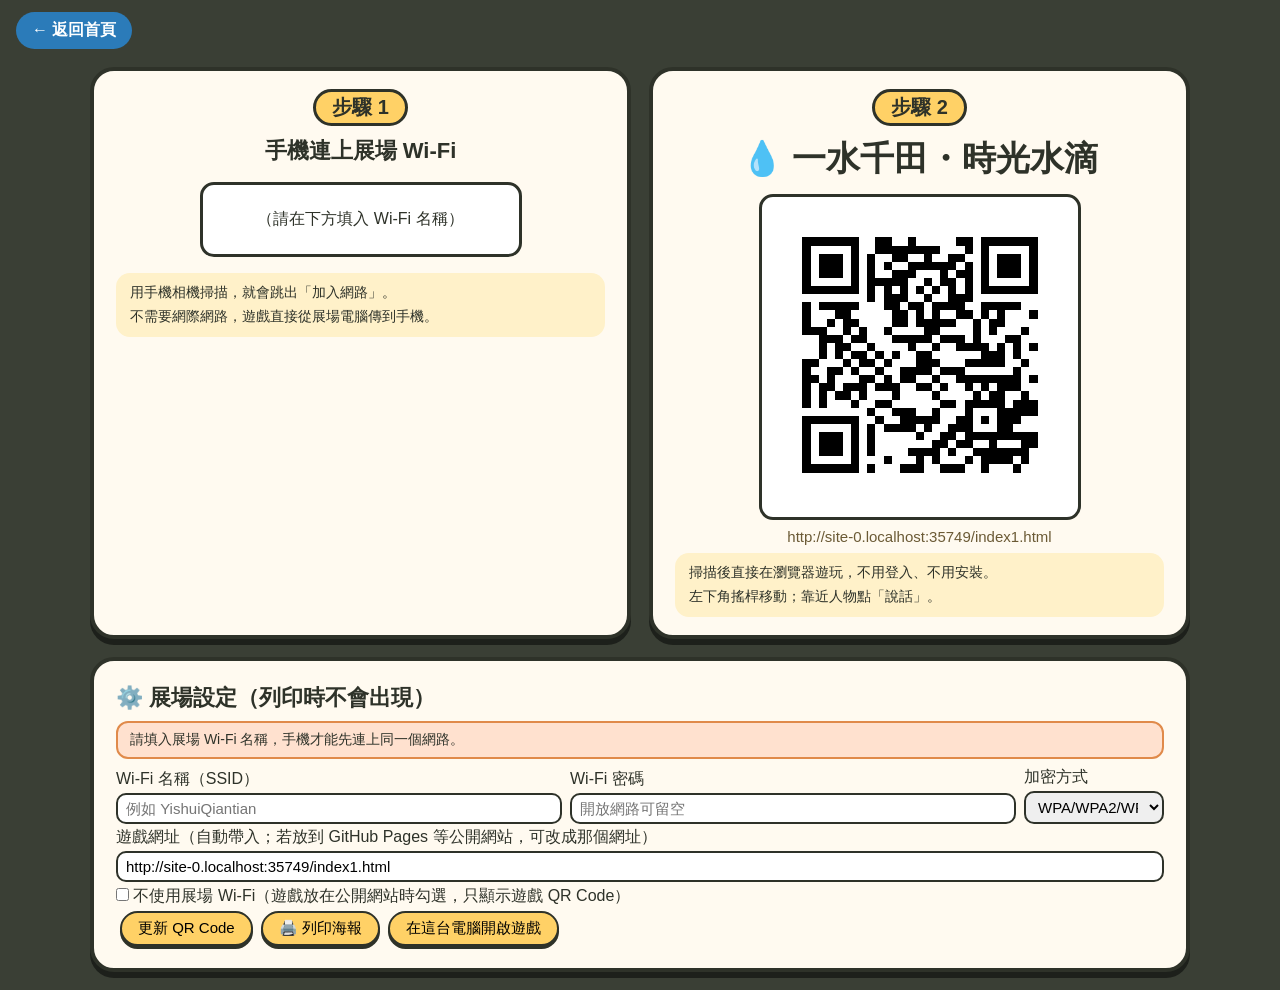
<file: qr.html>
<!DOCTYPE html>
<html lang="zh-Hant"><head><meta charset="utf-8"><meta name="viewport" content="width=device-width,initial-scale=1">
<title>一水千田｜展場 QR Code</title>
<style>
body{margin:0;font-family:"PingFang TC","Microsoft JhengHei","Noto Sans TC",sans-serif;background:#3a3f35;color:#2e3229}
.wrap{max-width:1100px;margin:0 auto;padding:18px;display:grid;grid-template-columns:1fr 1fr;gap:18px}
.card{background:#fffaf0;border:4px solid #2e3229;border-radius:24px;padding:18px 22px;box-shadow:0 6px 0 #1d201b;text-align:center}
h1{margin:4px 0;font-size:34px}h2{margin:4px 0 8px;font-size:22px}
.qr{display:inline-block;background:#fff;border:3px solid #2e3229;border-radius:14px;padding:8px;margin:8px 0}
.url{font-size:15px;word-break:break-all;color:#6b5a35}
.step{font-size:20px;font-weight:bold;background:#ffd166;border:3px solid #2e3229;border-radius:999px;display:inline-block;padding:2px 16px;margin-bottom:6px}
.tips{text-align:left;font-size:14px;line-height:1.7;background:#fff1c9;border-radius:14px;padding:8px 14px;margin-top:8px}
.warn{background:#ffe1cf;border:2px solid #e08a4a;border-radius:12px;padding:8px 12px;margin:8px 0;font-size:14px;text-align:left}
input,select{font:inherit;font-size:15px;border:2px solid #2e3229;border-radius:10px;padding:5px 8px;width:100%;box-sizing:border-box;margin:3px 0}
button{font:inherit;font-size:15px;border:2.5px solid #2e3229;border-radius:999px;background:#ffd166;padding:6px 16px;cursor:pointer;box-shadow:0 3px 0 #2e3229;margin:4px}
.tool{grid-column:1/-1;text-align:left}
.row{display:grid;grid-template-columns:1fr 1fr 140px;gap:8px;align-items:end}
@media (max-width:820px){.wrap{grid-template-columns:1fr}.row{grid-template-columns:1fr}}
@media print{body{background:#fff}.tool,.noprint{display:none}.wrap{grid-template-columns:1fr 1fr}.card{box-shadow:none;break-inside:avoid}}
.homelink{display:inline-block;margin:12px 16px 0;padding:8px 16px;border-radius:999px;background:#2b7bb9;color:#fff;text-decoration:none;font-weight:bold}
</style><link rel="icon" href="images/drop.svg" type="image/svg+xml"></head><body>
<a class="homelink noprint" href="index.html">← 返回首頁</a>
<div class="wrap">
 <div class="card" id="cWifi"><div class="step">步驟 1</div><h2>手機連上展場 Wi‑Fi</h2><div class="qr" id="qWifi"></div><div class="url" id="tWifi"></div>
  <div class="tips">用手機相機掃描，就會跳出「加入網路」。<br>不需要網際網路，遊戲直接從展場電腦傳到手機。</div></div>
 <div class="card"><div class="step">步驟 2</div><h1>💧 一水千田・時光水滴</h1><div class="qr" id="qGame"></div><div class="url" id="tGame"></div>
  <div class="tips">掃描後直接在瀏覽器遊玩，不用登入、不用安裝。<br>左下角搖桿移動；靠近人物點「說話」。</div></div>
 <div class="card tool noprint"><h2>⚙️ 展場設定（列印時不會出現）</h2>
  <div id="msg"></div>
  <div class="row"><label>Wi‑Fi 名稱（SSID）<input id="ssid" placeholder="例如 YishuiQiantian"></label><label>Wi‑Fi 密碼<input id="pw" placeholder="開放網路可留空"></label><label>加密方式<select id="sec"><option value="WPA">WPA/WPA2/WPA3</option><option value="nopass">無密碼</option><option value="WEP">WEP</option></select></label></div>
  <label>遊戲網址（自動帶入；若放到 GitHub Pages 等公開網站，可改成那個網址）<input id="gurl"></label>
  <label><input type="checkbox" id="hideWifi" style="width:auto"> 不使用展場 Wi‑Fi（遊戲放在公開網站時勾選，只顯示遊戲 QR Code）</label><br>
  <button id="bGo">更新 QR Code</button><button id="bPrint">🖨️ 列印海報</button><button id="bOpen">在這台電腦開啟遊戲</button>
 </div>
</div>
<script>
/* 迷你 QR Code 產生器（位元組模式，版本 1–40，糾錯 L/M/Q/H）。依 ISO/IEC 18004 規格實作，無外部相依。 */
const QRGen=(function(){
const ECC=[[-1,7,10,15,20,26,18,20,24,30,18,20,24,26,30,22,24,28,30,28,28,28,28,30,30,26,28,30,30,30,30,30,30,30,30,30,30,30,30,30,30],
[-1,10,16,26,18,24,16,18,22,22,26,30,22,22,24,24,28,28,26,26,26,26,28,28,28,28,28,28,28,28,28,28,28,28,28,28,28,28,28,28,28],
[-1,13,22,18,26,18,24,18,22,20,24,28,26,24,20,30,24,28,28,26,30,28,30,30,30,30,28,30,30,30,30,30,30,30,30,30,30,30,30,30,30],
[-1,17,28,22,16,22,28,26,26,24,28,24,28,22,24,24,30,28,28,26,28,30,24,30,30,30,30,30,30,30,30,30,30,30,30,30,30,30,30,30,30]];
const NB=[[-1,1,1,1,1,1,2,2,2,2,4,4,4,4,4,6,6,6,6,7,8,8,9,9,10,12,12,12,13,14,15,16,17,18,19,19,20,21,22,24,25],
[-1,1,1,1,2,2,4,4,4,5,5,5,8,9,9,10,10,11,13,14,16,17,17,18,20,21,23,25,26,28,29,31,33,35,37,38,40,43,45,47,49],
[-1,1,1,2,2,4,4,6,6,8,8,8,10,12,16,12,17,16,18,21,20,23,23,25,27,29,34,34,35,38,40,43,45,48,51,53,56,59,62,65,68],
[-1,1,1,2,4,4,4,5,6,8,8,11,11,16,16,18,16,19,21,25,25,25,34,30,32,35,37,40,42,45,48,51,54,57,60,63,66,70,74,77,81]];
const FMT=[1,0,3,2]; // L,M,Q,H 的格式位元
function rawMods(v){let r=(16*v+128)*v+64;if(v>=2){const n=Math.floor(v/7)+2;r-=(25*n-10)*n-55;if(v>=7)r-=36}return r}
const dataCW=(v,e)=>Math.floor(rawMods(v)/8)-ECC[e][v]*NB[e][v];
function gmul(x,y){let z=0;for(let i=7;i>=0;i--){z=(z<<1)^((z>>>7)*0x11D);z^=((y>>>i)&1)*x}return z&255}
function rsDiv(deg){const r=new Array(deg).fill(0);r[deg-1]=1;let root=1;for(let i=0;i<deg;i++){for(let j=0;j<r.length;j++){r[j]=gmul(r[j],root);if(j+1<r.length)r[j]^=r[j+1]}root=gmul(root,2)}return r}
function rsRem(data,div){const r=div.map(()=>0);for(const b of data){const f=b^r.shift();r.push(0);div.forEach((c,i)=>r[i]^=gmul(c,f))}return r}
function encode(text,ecl){const e={L:0,M:1,Q:2,H:3}[ecl||'M'];
 const bytes=Array.from(new TextEncoder().encode(text));let v=1;
 for(;v<=40;v++){const cc=v<10?8:16;if(4+cc+bytes.length*8<=dataCW(v,e)*8)break}if(v>40)throw new Error('too long');
 const bits=[];const put=(val,n)=>{for(let i=n-1;i>=0;i--)bits.push((val>>>i)&1)};
 put(4,4);put(bytes.length,v<10?8:16);bytes.forEach(b=>put(b,8));
 const cap=dataCW(v,e)*8;put(0,Math.min(4,cap-bits.length));put(0,(8-bits.length%8)%8);
 for(let p=0xEC;bits.length<cap;p^=0xEC^0x11)put(p,8);
 const data=[];for(let i=0;i<bits.length;i+=8)data.push(bits.slice(i,i+8).reduce((a,b)=>a*2+b,0));
 // 分塊＋糾錯碼＋交錯
 const nb=NB[e][v],ec=ECC[e][v],raw=Math.floor(rawMods(v)/8),ns=nb-raw%nb,sl=Math.floor(raw/nb),div=rsDiv(ec);const blocks=[];
 for(let i=0,k=0;i<nb;i++){const d=data.slice(k,k+sl-ec+(i<ns?0:1));k+=d.length;const r=rsRem(d,div);if(i<ns)d.push(0);blocks.push(d.concat(r))}
 const all=[];for(let i=0;i<blocks[0].length;i++)blocks.forEach((b,j)=>{if(i!==sl-ec||j>=ns)all.push(b[i])});
 // 模組矩陣
 const N=v*4+17,M=[...Array(N)].map(()=>Array(N).fill(false)),F=[...Array(N)].map(()=>Array(N).fill(false));
 const set=(x,y,d)=>{M[y][x]=d;F[y][x]=true};
 for(let i=0;i<N;i++){set(6,i,i%2===0);set(i,6,i%2===0)}
 const finder=(x,y)=>{for(let dy=-4;dy<=4;dy++)for(let dx=-4;dx<=4;dx++){const d=Math.max(Math.abs(dx),Math.abs(dy)),xx=x+dx,yy=y+dy;if(xx>=0&&xx<N&&yy>=0&&yy<N)set(xx,yy,d!==2&&d!==4)}};
 finder(3,3);finder(N-4,3);finder(3,N-4);
 if(v>1){const n=Math.floor(v/7)+2,step=v===32?26:Math.ceil((v*4+4)/(n*2-2))*2,pos=[6];for(let p=N-7;pos.length<n;p-=step)pos.splice(1,0,p);
  pos.forEach((a,i)=>pos.forEach((b,j)=>{if((i===0&&j===0)||(i===0&&j===n-1)||(i===n-1&&j===0))return;for(let dy=-2;dy<=2;dy++)for(let dx=-2;dx<=2;dx++)set(a+dx,b+dy,Math.max(Math.abs(dx),Math.abs(dy))!==1)}))}
 const drawFmt=mask=>{const d=FMT[e]<<3|mask;let r=d;for(let i=0;i<10;i++)r=(r<<1)^((r>>>9)*0x537);const b=(d<<10|r)^0x5412,g=i=>((b>>>i)&1)===1;
  for(let i=0;i<=5;i++)set(8,i,g(i));set(8,7,g(6));set(8,8,g(7));set(7,8,g(8));for(let i=9;i<15;i++)set(14-i,8,g(i));
  for(let i=0;i<8;i++)set(N-1-i,8,g(i));for(let i=8;i<15;i++)set(8,N-15+i,g(i));set(8,N-8,true)};
 drawFmt(0);
 if(v>=7){let r=v;for(let i=0;i<12;i++)r=(r<<1)^((r>>>11)*0x1F25);const b=v<<12|r;for(let i=0;i<18;i++){const bt=((b>>>i)&1)===1,a=N-11+i%3,c=Math.floor(i/3);set(a,c,bt);set(c,a,bt)}}
 // 放資料
 let i=0;for(let right=N-1;right>=1;right-=2){if(right===6)right=5;for(let vert=0;vert<N;vert++)for(let j=0;j<2;j++){const x=right-j,up=((right+1)&2)===0,y=up?N-1-vert:vert;
  if(!F[y][x]&&i<all.length*8){M[y][x]=((all[i>>>3]>>>(7-(i&7)))&1)===1;i++}}}
 const maskF=[(x,y)=>(x+y)%2===0,(x,y)=>y%2===0,(x,y)=>x%3===0,(x,y)=>(x+y)%3===0,(x,y)=>(Math.floor(x/3)+Math.floor(y/2))%2===0,(x,y)=>x*y%2+x*y%3===0,(x,y)=>(x*y%2+x*y%3)%2===0,(x,y)=>((x+y)%2+x*y%3)%2===0];
 const applyMask=m=>{for(let y=0;y<N;y++)for(let x=0;x<N;x++)if(!F[y][x]&&maskF[m](x,y))M[y][x]=!M[y][x]};
 const penalty=()=>{let p=0;
  for(let k=0;k<2;k++)for(let a=0;a<N;a++){let run=1,hist=[];for(let b=1;b<=N;b++){const cur=b<N?(k?M[b][a]:M[a][b]):null,prev=k?M[b-1][a]:M[a][b-1];if(b<N&&cur===prev)run++;else{if(run>=5)p+=run-2;run=1}}}
  for(let y=0;y<N-1;y++)for(let x=0;x<N-1;x++){const c=M[y][x];if(c===M[y][x+1]&&c===M[y+1][x]&&c===M[y+1][x+1])p+=3}
  const pat=[true,false,true,true,true,false,true];
  for(let k=0;k<2;k++)for(let a=0;a<N;a++)for(let b=0;b+7<=N;b++){let ok=true;for(let t=0;t<7;t++)if((k?M[b+t][a]:M[a][b+t])!==pat[t]){ok=false;break}
   if(!ok)continue;const before=b>=4&&[1,2,3,4].every(t=>!(k?M[b-t][a]:M[a][b-t])),after=b+11<=N&&[7,8,9,10].every(t=>!(k?M[b+t][a]:M[a][b+t]));if(before||after)p+=40}
  let dark=0;M.forEach(r=>r.forEach(c=>dark+=c));p+=Math.floor(Math.abs(dark*20-N*N*10)/(N*N))*10;return p};
 let best=0,bp=1e9;for(let m=0;m<8;m++){applyMask(m);drawFmt(m);const p=penalty();if(p<bp){bp=p;best=m}applyMask(m)}
 applyMask(best);drawFmt(best);return M}
function toSVG(text,ecl,px){const M=encode(text,ecl),N=M.length,q=4;let d='';M.forEach((r,y)=>r.forEach((c,x)=>{if(c)d+=`M${x+q},${y+q}h1v1h-1z`}));
 return`<svg xmlns="http://www.w3.org/2000/svg" viewBox="0 0 ${N+2*q} ${N+2*q}" width="${px||240}" height="${px||240}" shape-rendering="crispEdges"><rect width="100%" height="100%" fill="#fff"/><path d="${d}" fill="#000"/></svg>`}
return{encode,toSVG}})();


const $=s=>document.querySelector(s);
const store={get:k=>{try{return localStorage.getItem('yq_'+k)}catch(e){return null}},set:(k,v)=>{try{localStorage.setItem('yq_'+k,v)}catch(e){}}};
const esc=s=>String(s).replace(/[&<>"]/g,c=>({'&':'&amp;','<':'&lt;','>':'&gt;','"':'&quot;'}[c]));
const wesc=s=>String(s).replace(/([\;,:"])/g,'\\$1');
const here=location.href.replace(/[#?].*$/,'').replace(/[^/]*$/,'');
const isLocal=/^(localhost|127\.|\[::1\])/.test(location.hostname),isFile=location.protocol==='file:';
$('#gurl').value=store.get('gurl')||(isFile?'':here+'index1.html');
$('#ssid').value=store.get('ssid')||'';$('#pw').value=store.get('pw')||'';$('#sec').value=store.get('sec')||'WPA';$('#hideWifi').checked=store.get('hide')?store.get('hide')==='1':location.protocol==='https:';
function draw(){const g=$('#gurl').value.trim(),ss=$('#ssid').value.trim(),pw=$('#pw').value,sec=$('#sec').value,hide=$('#hideWifi').checked;
 store.set('ssid',ss);store.set('pw',pw);store.set('sec',sec);store.set('hide',hide?'1':'0');if(g!==here+'index1.html')store.set('gurl',g);
 let m='';
 if(isFile)m+='<div class="warn">⚠️ 這個頁面是直接用檔案開啟的，手機連不到。請執行「啟動展場（Windows）」或「啟動展場（Mac）」，它會用區網網址自動開啟本頁。</div>';
 else if(isLocal&&/localhost|127\.|\[::1\]/.test(g))m+='<div class="warn">⚠️ 目前網址是 localhost，只有這台電腦連得到。請改用啟動程式顯示的「http://192.168.x.x:埠號/」網址開啟本頁。</div>';
 if(/^http:/.test(g)&&!hide&&!ss)m+='<div class="warn">請填入展場 Wi‑Fi 名稱，手機才能先連上同一個網路。</div>';
 $('#msg').innerHTML=m;
 $('#qGame').innerHTML=g?QRGen.toSVG(g,'M',300):'<p style="width:300px">（尚未設定遊戲網址）</p>';$('#tGame').textContent=g;
 $('#cWifi').style.display=hide?'none':'';
 if(!hide){const w=sec==='nopass'?`WIFI:T:nopass;S:${wesc(ss)};;`:`WIFI:T:${sec};S:${wesc(ss)};P:${wesc(pw)};;`;
  $('#qWifi').innerHTML=ss?QRGen.toSVG(w,'M',300):'<p style="width:300px">（請在下方填入 Wi‑Fi 名稱）</p>';$('#tWifi').textContent=ss?`Wi‑Fi：${ss}${sec==='nopass'?'（無密碼）':'　密碼：'+pw}`:''}}
['ssid','pw','sec','gurl','hideWifi'].forEach(id=>$('#'+id).addEventListener('input',draw));$('#sec').onchange=draw;$('#hideWifi').onchange=draw;
$('#bGo').onclick=draw;$('#bPrint').onclick=()=>{try{print()}catch(e){}};$('#bOpen').onclick=()=>{location.href=$('#gurl').value||'index1.html'};
draw();
</script></body></html>
</file>
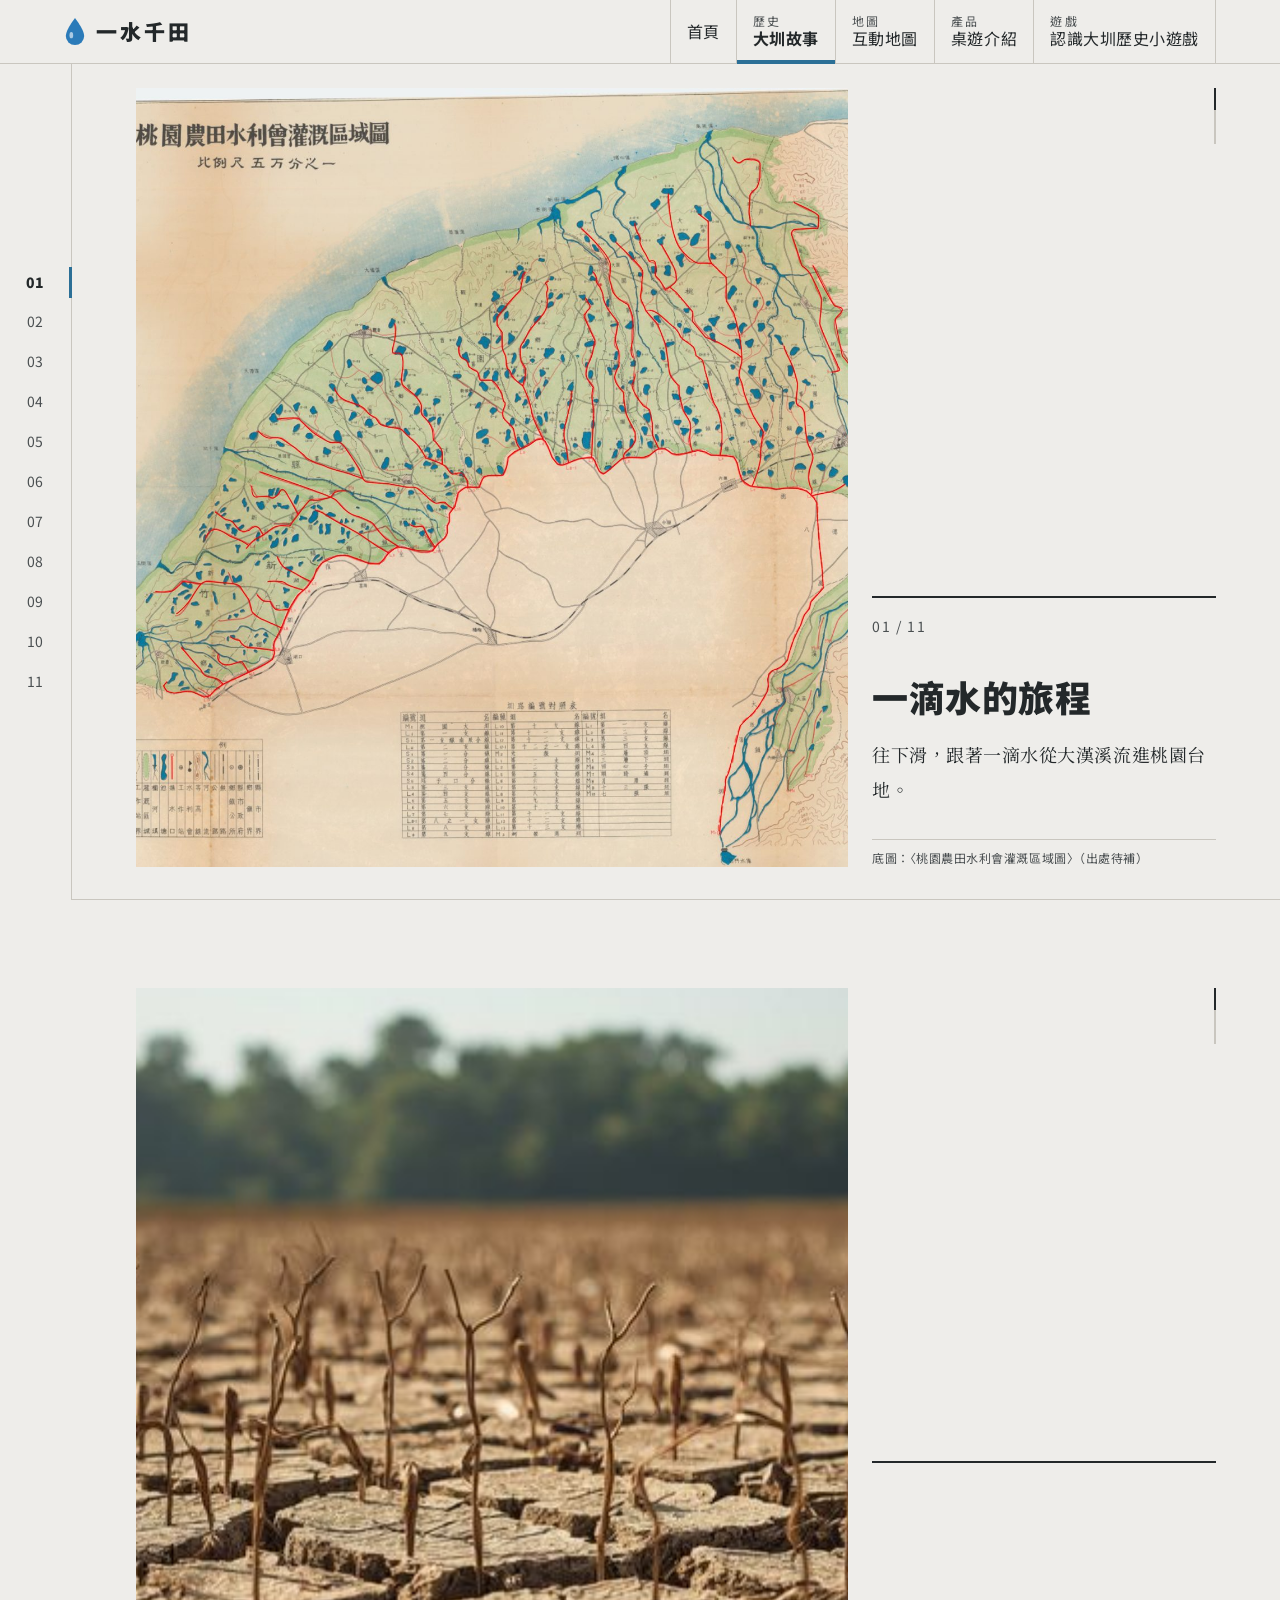
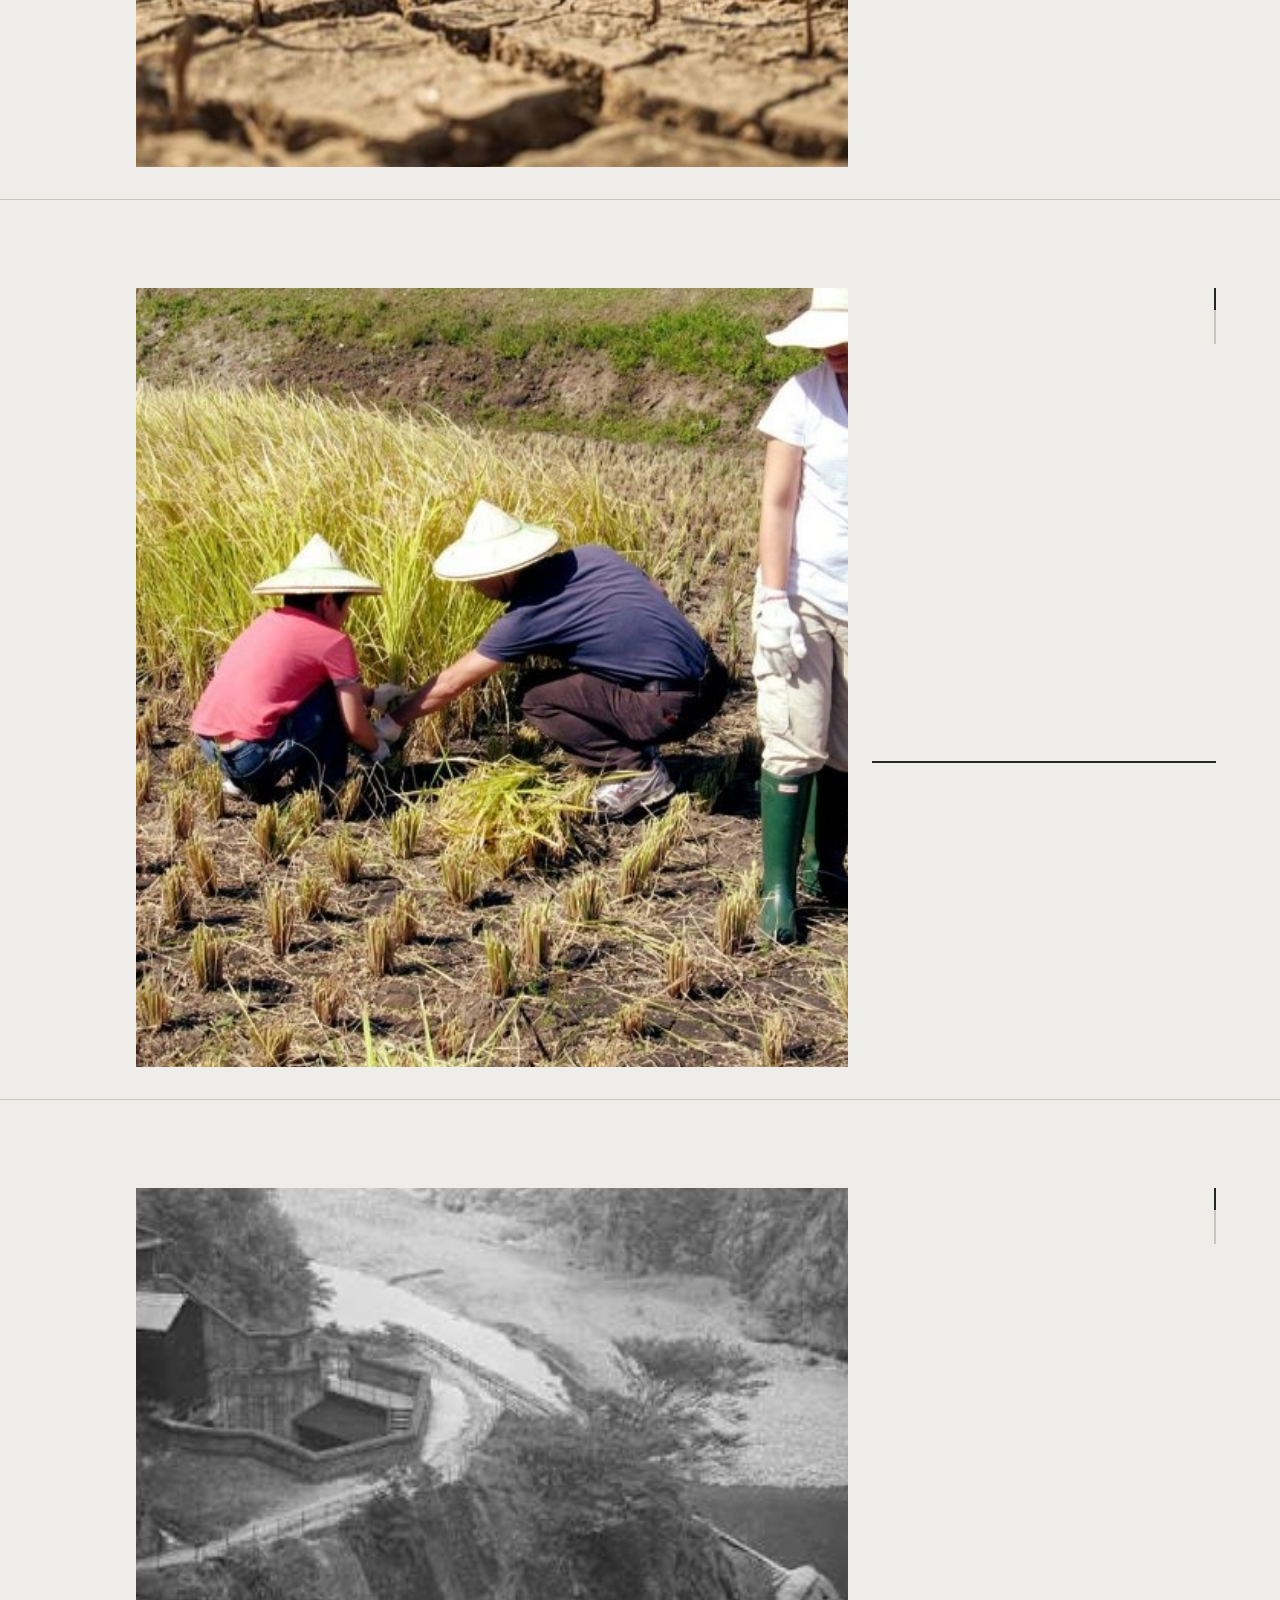
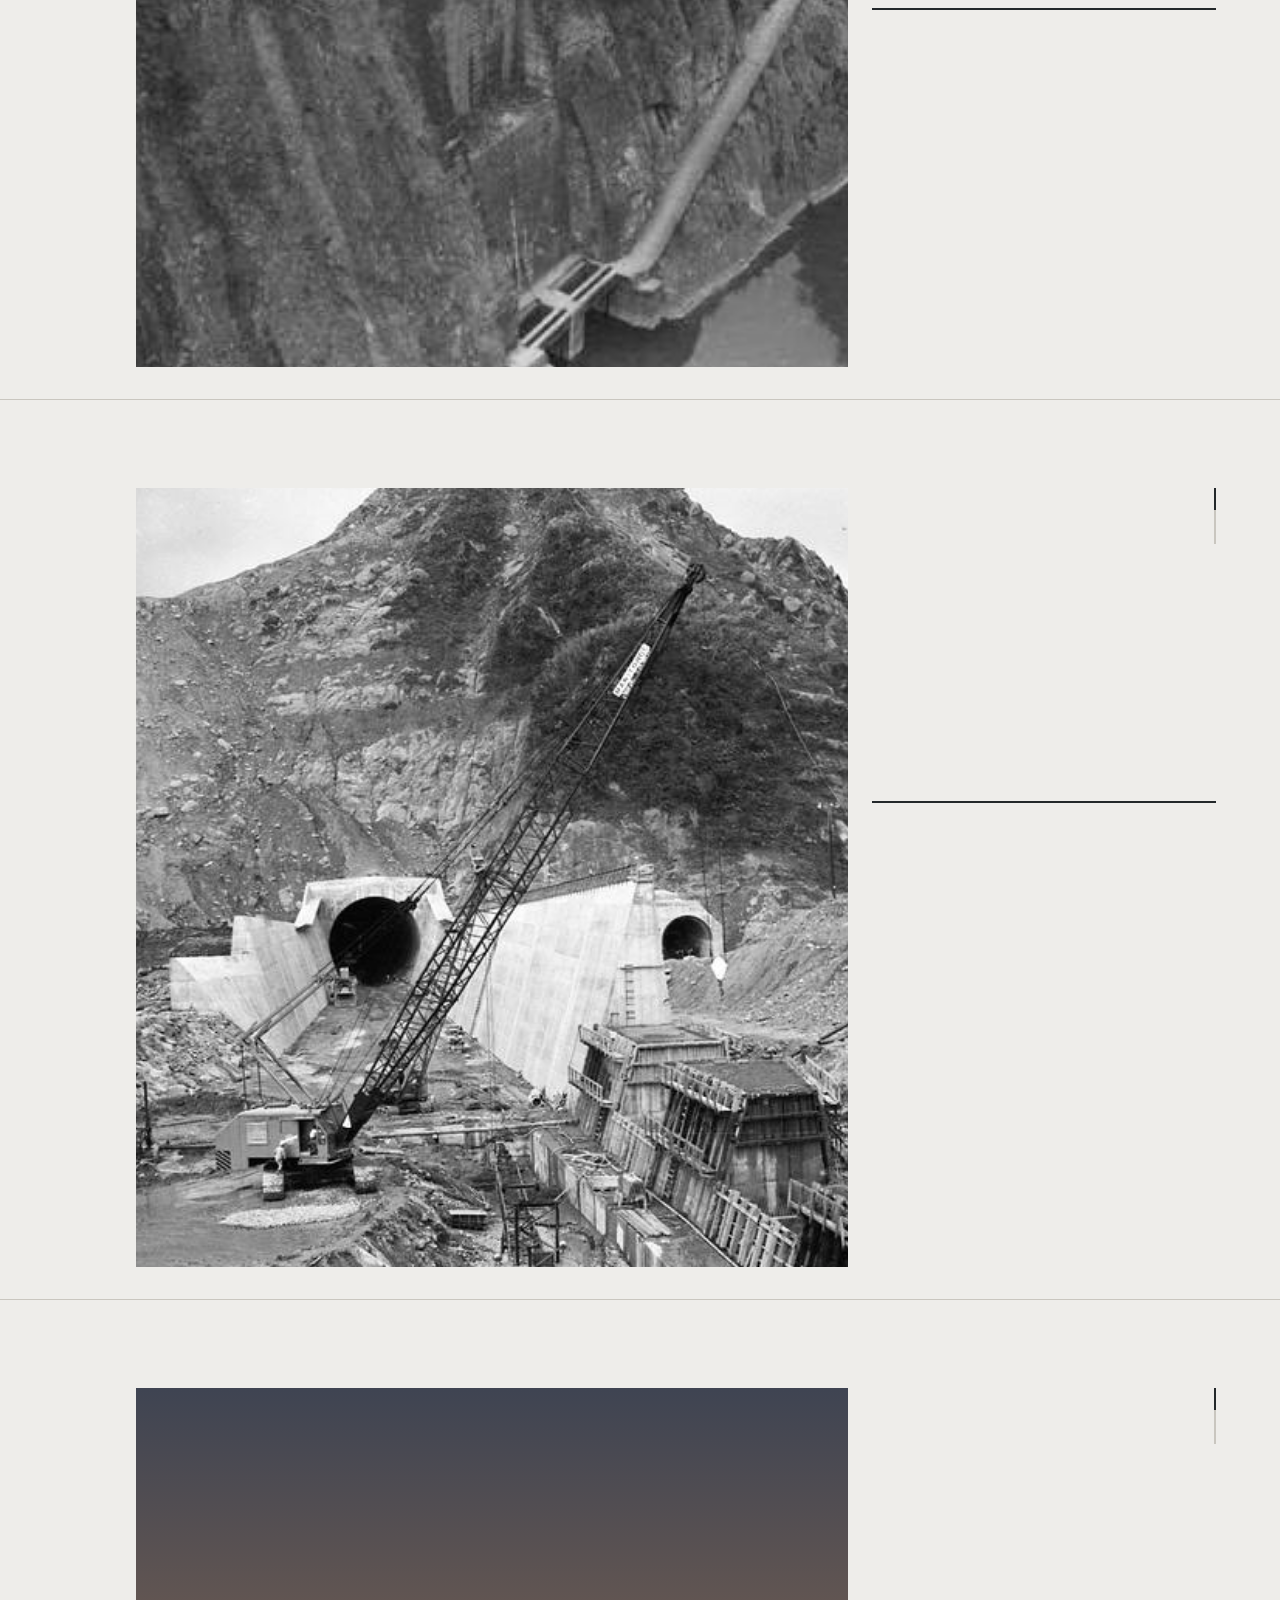
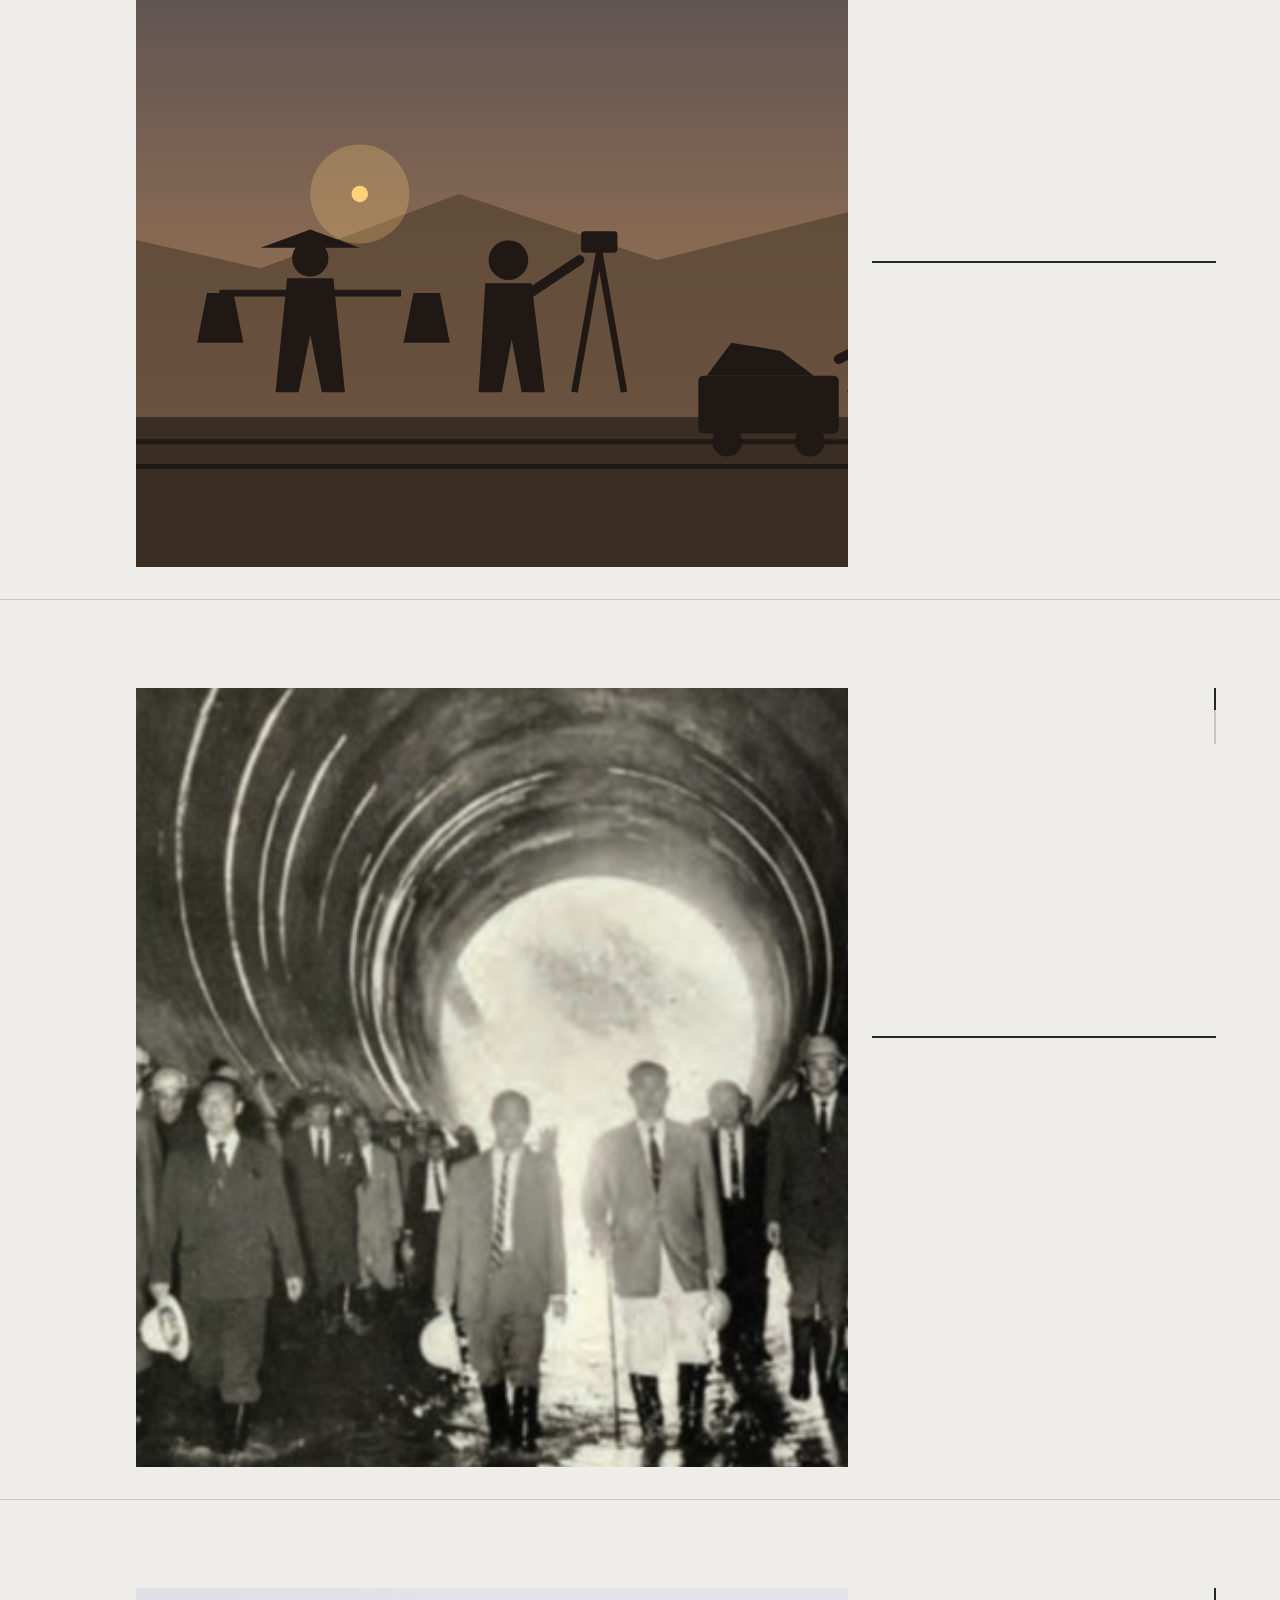
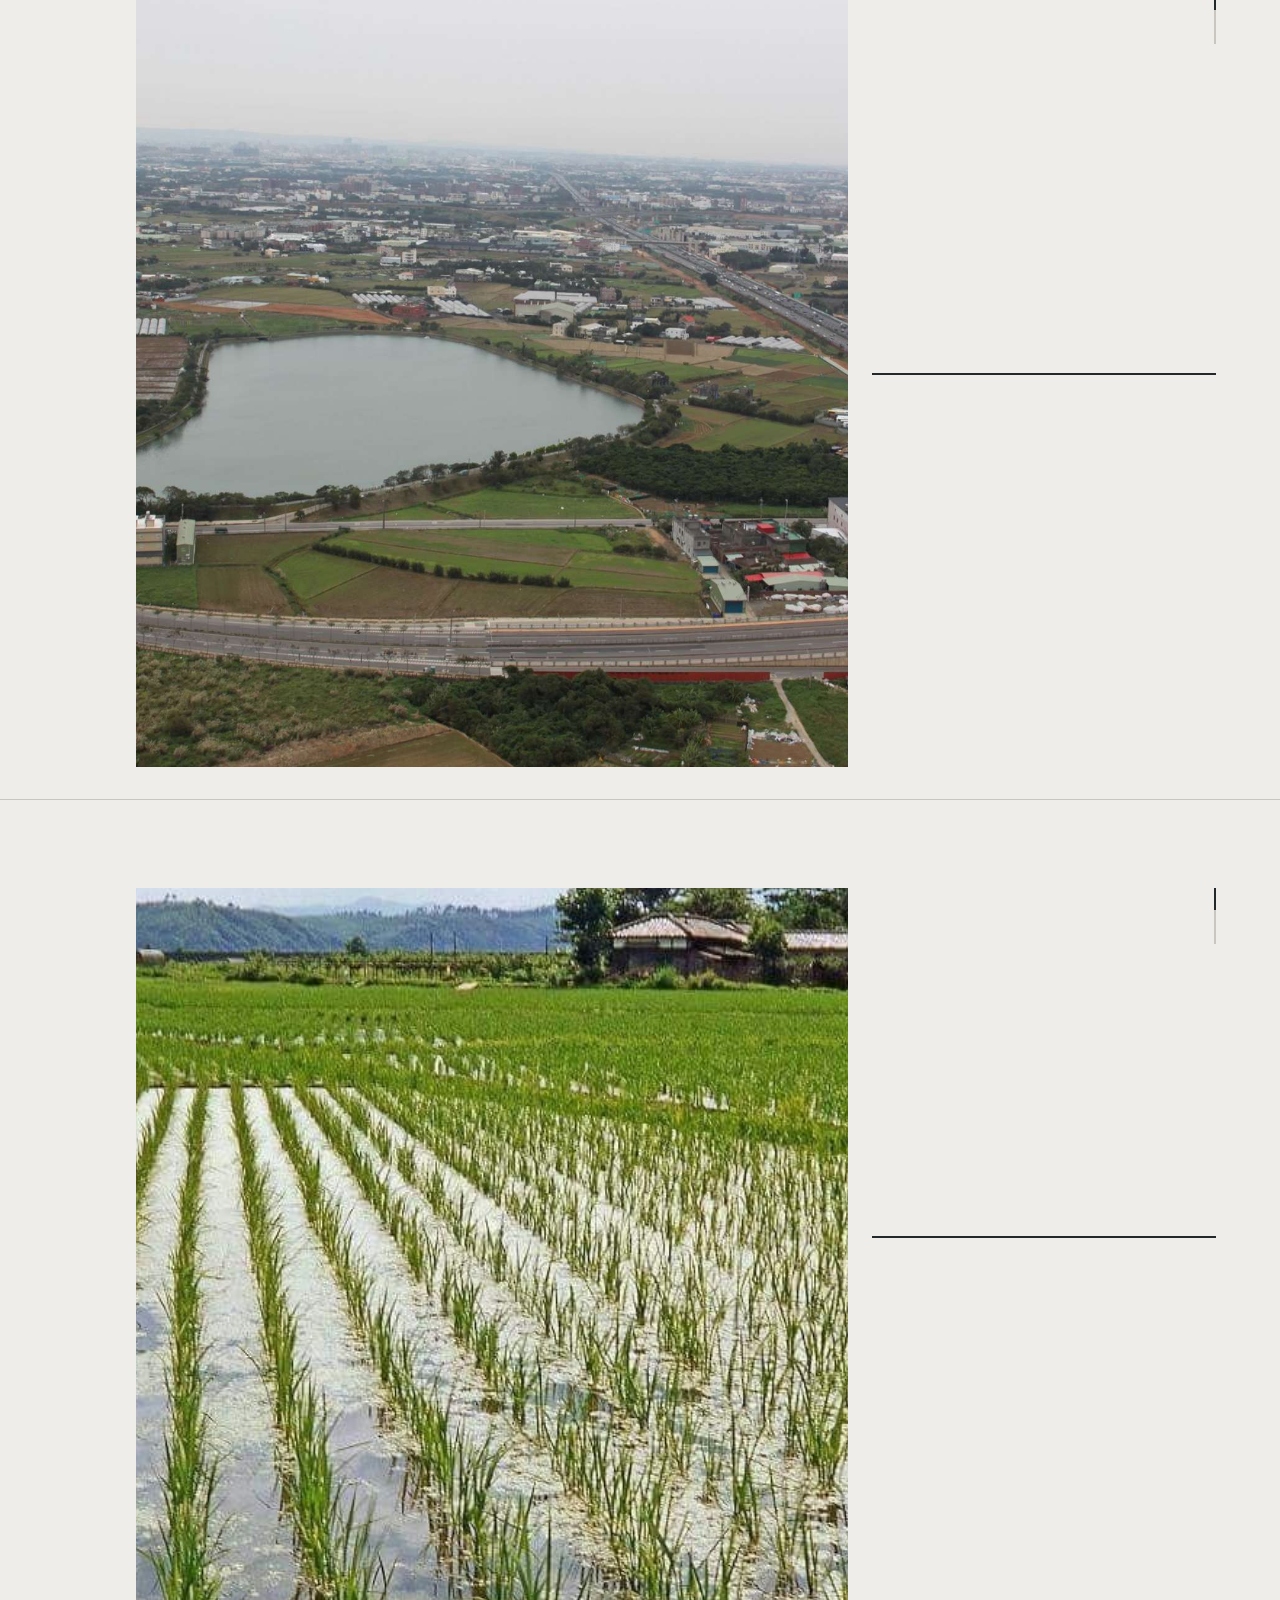
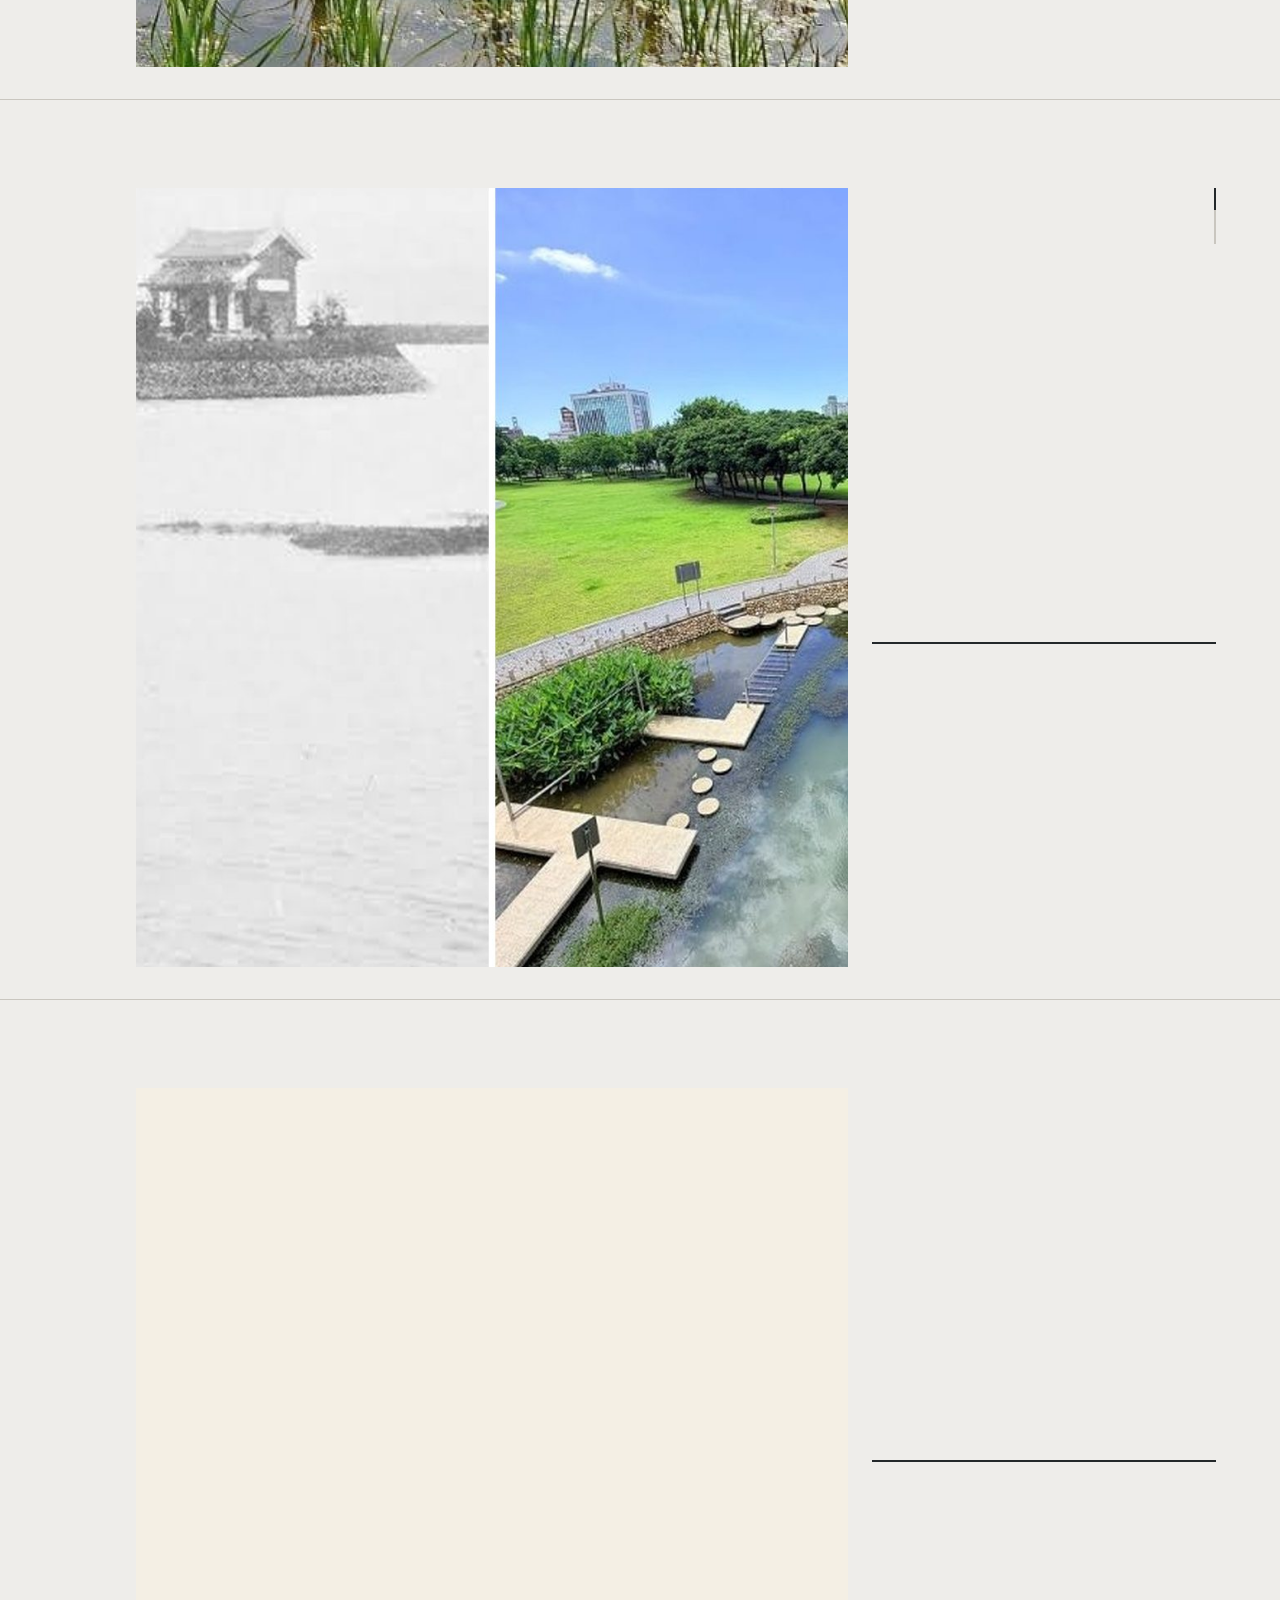
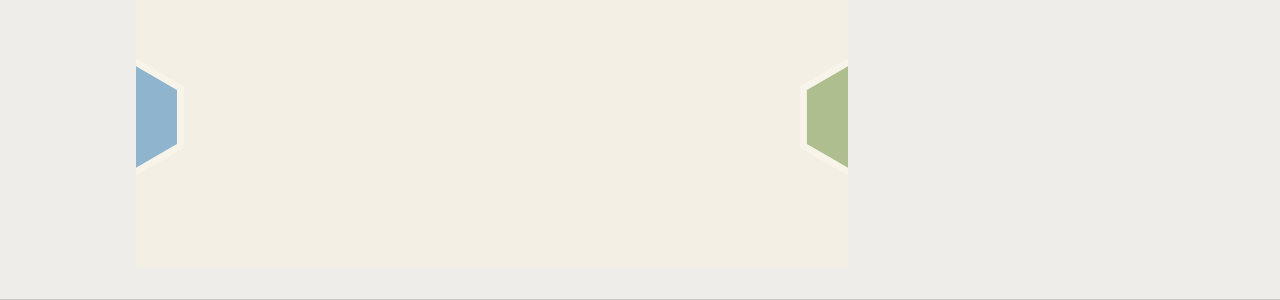
<file: story.html>
<!DOCTYPE html>
<html lang="zh-Hant">
<head>
  <meta charset="utf-8">
  <meta name="viewport" content="width=device-width, initial-scale=1">
  <title>一水千田｜一滴水的旅程</title>
  <meta name="description" content="《一水千田》：用桌遊、互動地圖和小遊戲，認識桃園大圳與千塘之鄉的水文化。">
  <meta name="theme-color" content="#EEEDEA">
  <link rel="icon" href="images/drop.svg" type="image/svg+xml">
  <!-- 字體：思源黑體（介面、產品）＋思源宋體（歷史敘事）。展場沒有網路時會自動改用系統字型 -->
  <link rel="preconnect" href="https://fonts.googleapis.com">
  <link rel="preconnect" href="https://fonts.gstatic.com" crossorigin>
  <link rel="stylesheet" href="https://fonts.googleapis.com/css2?family=Noto+Sans+TC:wght@300;400;700;900&family=Noto+Serif+TC:wght@400;700;900&display=swap">
  <link rel="stylesheet" href="css/tokens.css">
  <link rel="stylesheet" href="style.css">
</head>
<body class="page-story">
  <!-- ★ 這一頁的文字不寫在這裡：要修改內容，請改 data/story.js -->
  <header id="site-nav" class="nav"></header>
  <main id="app"></main>
  <noscript><p class="noscript">這個網站需要開啟 JavaScript 才能顯示內容。</p></noscript>

  <script src="data/site.js"></script>
  <script src="data/story.js"></script>
  <!-- 後台草稿預覽：一定要放在資料檔之後、render.js 之前 -->
  <script src="js/cms.js"></script>
  <script src="js/render.js"></script>
</body>
</html>
</file>
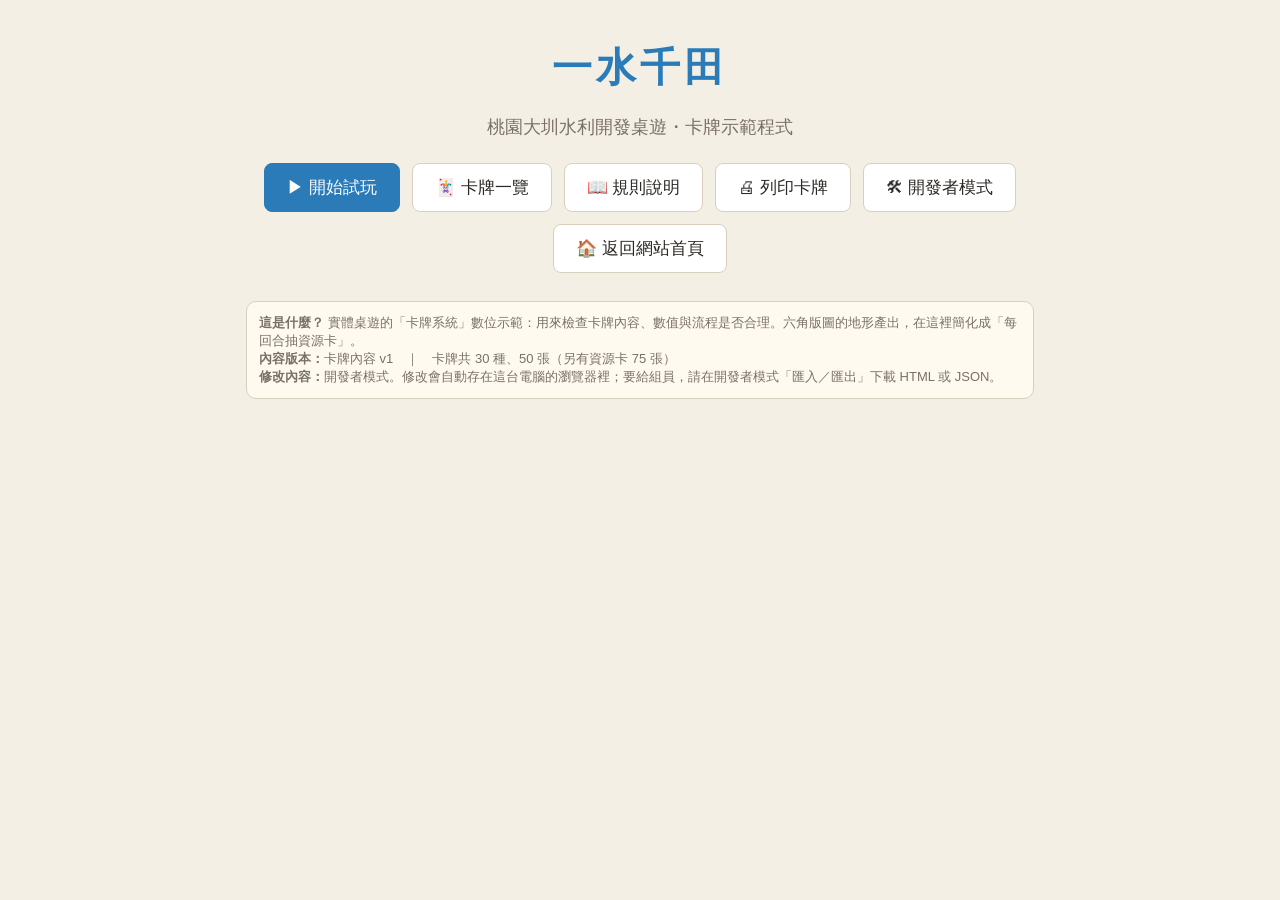
<file: _舊版備份/play-v1.html>
<!DOCTYPE html>
<html lang="zh-Hant">
<head>
<meta charset="utf-8">
<meta name="viewport" content="width=device-width,initial-scale=1">
<title>一水千田｜卡牌示範 v1</title>
<style>
:root{
  --bg:#f4efe4; --paper:#fffaf0; --ink:#2d2a26; --muted:#7a7166; --line:#d9cfbf;
  --water:#2b7bb9; --water2:#d7ebf7; --rice:#5d8f2f; --soil:#b5532d; --gold:#c9962b;
  --role:#8a5a2b; --project:#2b6cb0; --dev:#2f855a; --event:#c05621; --memory:#6b46c1;
  --radius:10px;
}
*{box-sizing:border-box}
html,body{margin:0;background:var(--bg);color:var(--ink);
  font-family:"Microsoft JhengHei","微軟正黑體","PingFang TC","Noto Sans TC",sans-serif;font-size:15px}
button{font:inherit;cursor:pointer;border:1px solid var(--line);background:#fff;border-radius:8px;padding:6px 12px;color:var(--ink)}
button:hover:not(:disabled){border-color:var(--water);color:var(--water)}
button:disabled{opacity:.4;cursor:not-allowed}
button.primary{background:var(--water);color:#fff;border-color:var(--water)}
button.primary:hover:not(:disabled){background:#1f6399;color:#fff}
button.danger{color:#b42318;border-color:#f0b8b0}
button.small{padding:3px 8px;font-size:13px}
input,select,textarea{font:inherit;border:1px solid var(--line);border-radius:6px;padding:5px 7px;background:#fff;color:var(--ink)}
textarea{width:100%;resize:vertical}
h1,h2,h3{margin:.2em 0 .5em}
.muted{color:var(--muted)}
.row{display:flex;gap:8px;align-items:center;flex-wrap:wrap}
.col{display:flex;flex-direction:column;gap:8px}
.panel{background:var(--paper);border:1px solid var(--line);border-radius:var(--radius);padding:12px}
.chip{display:inline-flex;align-items:center;gap:4px;padding:3px 9px;border-radius:999px;background:#fff;border:1px solid var(--line);font-size:14px}
.badge{display:inline-block;padding:1px 7px;border-radius:999px;font-size:11px;font-weight:bold;color:#fff}
.b-史料{background:#2f855a}.b-待核{background:#d97706}.b-遊戲化{background:#6b7280}

/* ---------- home ---------- */
.home{max-width:820px;margin:40px auto;padding:0 16px;text-align:center}
.home h1{font-size:40px;letter-spacing:.1em;color:var(--water)}
.home .sub{font-size:18px;color:var(--muted);margin-bottom:24px}
.home .btns{display:flex;gap:12px;justify-content:center;flex-wrap:wrap;margin:20px 0}
.home .btns button{font-size:17px;padding:12px 22px}
.home .note{font-size:13px;color:var(--muted);text-align:left;margin-top:28px}

/* ---------- game ---------- */
.topbar{display:flex;align-items:center;gap:12px;padding:8px 14px;background:#fff;border-bottom:1px solid var(--line);flex-wrap:wrap;position:sticky;top:0;z-index:5}
.topbar .title{font-weight:bold;color:var(--water);font-size:18px}
.topbar .spacer{flex:1}
.game{display:grid;grid-template-columns:270px 1fr 300px;gap:12px;padding:12px;align-items:start}
@media (max-width:1100px){.game{grid-template-columns:1fr}}
.proj{border:1px solid var(--line);border-radius:8px;padding:8px;margin-bottom:8px;background:#fff}
.proj.done{background:#e8f4ea;border-color:#9fd0a8}
.proj.cur{border:2px solid var(--project);box-shadow:0 0 0 3px #2b6cb022}
.proj.locked{opacity:.55}
.proj .pname{font-weight:bold}
.bar{height:8px;background:#eee;border-radius:9px;overflow:hidden;margin-top:6px}
.bar>i{display:block;height:100%;background:var(--project)}
.need{display:flex;gap:6px;flex-wrap:wrap;margin-top:6px;font-size:13px}
.player-head{display:flex;align-items:center;gap:10px;flex-wrap:wrap}
.player-head .pname{font-size:22px;font-weight:bold}
.res-row{display:flex;gap:8px;flex-wrap:wrap;margin:10px 0}
.res-chip{display:flex;flex-direction:column;align-items:center;min-width:64px;padding:6px 8px;border-radius:8px;background:#fff;border:1px solid var(--line)}
.res-chip .ic{font-size:22px}.res-chip b{font-size:18px}
.res-chip small{font-size:11px;color:var(--muted)}
.section{margin-top:12px}
.section h3{font-size:15px;margin:0 0 6px;color:var(--muted)}
.market{display:flex;gap:10px;flex-wrap:wrap}
.market .slot{display:flex;flex-direction:column;gap:6px;align-items:center}
.others .op{border-bottom:1px dashed var(--line);padding:6px 0}
.others .op.active{background:#eaf3fb;border-radius:6px;padding:6px}
.log{max-height:300px;overflow:auto;font-size:13px;line-height:1.55}
.log div{border-bottom:1px solid #eee;padding:2px 0}
.water-dots{letter-spacing:2px}

/* ---------- card ---------- */
.card{width:210px;height:294px;border-radius:12px;background:var(--paper);border:2px solid var(--c,#999);
  display:flex;flex-direction:column;overflow:hidden;position:relative;box-shadow:0 2px 6px #0002;text-align:left;flex:none}
.card .ch{background:var(--c,#999);color:#fff;padding:5px 8px 4px;display:flex;align-items:center;gap:6px}
.card .ch .ty{font-size:10px;opacity:.9;letter-spacing:.05em}
.card .ch .yr{margin-left:auto;font-size:10px;opacity:.9}
.card .cn{font-size:17px;font-weight:bold;padding:4px 8px 0;line-height:1.25}
.card .img{height:72px;margin:4px 8px 0;border-radius:6px;background:#eee center/cover no-repeat;flex:none}
.card .cost{display:flex;gap:3px;flex-wrap:wrap;padding:4px 8px 0;font-size:12px}
.card .cost span{background:#fff;border:1px solid var(--line);border-radius:5px;padding:0 4px}
.card .rule{font-size:12px;line-height:1.45;padding:4px 8px;flex:1;overflow:hidden;white-space:pre-line}
.card .req{font-size:11px;color:#b42318;padding:0 8px}
.card .hist{font-size:10px;line-height:1.4;color:#5b5348;background:#f1e8d6;margin:0 6px 6px;padding:4px 6px;border-radius:6px;max-height:74px;overflow:hidden}
.card .hist .src{display:block;color:var(--muted);margin-top:2px}
.card .st{position:absolute;right:6px;bottom:6px}
.card.big{transform:scale(1.2);transform-origin:top left;margin:0 42px 59px 0}
.nobadge .card .st{display:none}
.card .copies{position:absolute;left:6px;bottom:4px;font-size:10px;color:var(--muted)}
.card.res .bigic{font-size:64px;text-align:center;margin-top:16px}
.card.res .tile{text-align:center;color:var(--muted);font-size:12px}
.card.memory .tn{display:grid;grid-template-columns:1fr;gap:4px;padding:4px 8px;font-size:12px;flex:1}
.card.memory .tn div{background:#fff;border:1px solid var(--line);border-radius:6px;padding:4px 6px}
.card.memory .tn b{color:var(--memory)}
.card.back{background:var(--c);align-items:center;justify-content:center;color:#fff}
.card.back .bl{font-size:28px;font-weight:bold;letter-spacing:.2em}
.card.back .bs{font-size:12px;margin-top:6px;opacity:.9}

/* ---------- overlays ---------- */
.overlay{position:fixed;inset:0;background:#0006;z-index:50;display:flex;align-items:center;justify-content:center}
.modal{background:var(--paper);border-radius:12px;padding:18px;max-width:640px;width:calc(100% - 32px);max-height:90vh;overflow:auto}
.full{position:fixed;inset:0;background:var(--bg);z-index:40;display:flex;flex-direction:column}
.full .fhead{display:flex;align-items:center;gap:10px;padding:8px 14px;background:#2d2a26;color:#fff;flex-wrap:wrap}
.full .fhead button{background:#ffffff18;color:#fff;border-color:#ffffff40}
.full .fhead button.on{background:#fff;color:#2d2a26}
.full .fbody{flex:1;overflow:auto;padding:14px}
.gallery{display:flex;gap:14px;flex-wrap:wrap}

/* editor */
.ed{display:grid;grid-template-columns:240px 1fr 300px;gap:12px;height:100%}
@media (max-width:1000px){.ed{grid-template-columns:1fr}}
.ed .list{overflow:auto}
.ed .list .it{padding:6px 8px;border-radius:6px;cursor:pointer;display:flex;gap:6px;align-items:center;border:1px solid transparent}
.ed .list .it:hover{background:#fff}
.ed .list .it.sel{background:#fff;border-color:var(--water)}
.ed .form{overflow:auto}
.ed label{display:block;font-size:13px;color:var(--muted);margin-top:8px}
.ed label input[type=text],.ed label input:not([type]),.ed label select{width:100%}
.ed .grid2{display:grid;grid-template-columns:1fr 1fr;gap:8px}
.ed .effrow{display:flex;gap:4px;flex-wrap:wrap;align-items:center;background:#fff;border:1px solid var(--line);border-radius:6px;padding:5px;margin-top:4px}
.ed .effrow input{width:70px}
.ed .effrow input.w{width:140px}
.ed .costgrid{display:flex;gap:6px;flex-wrap:wrap}
.ed .costgrid label{margin:0;display:flex;align-items:center;gap:3px}
.ed .costgrid input{width:52px}
.issues li{margin:4px 0}
.tip{font-size:12px;color:var(--muted);margin-top:2px}

/* print */
.sheet{width:210mm;min-height:297mm;background:#fff;margin:0 auto 14px;padding:8mm 10.5mm;display:grid;
  grid-template-columns:repeat(3,63mm);grid-auto-rows:88mm;gap:0;align-content:start;box-shadow:0 2px 8px #0003}
.sheet .card{width:63mm;height:88mm;border-radius:3mm;box-shadow:none;outline:.2mm dashed #999;outline-offset:0}
@media print{
  @page{size:A4;margin:0}
  body *{visibility:hidden}
  #printArea,#printArea *{visibility:visible}
  #printArea{position:absolute;left:0;top:0}
  .sheet{box-shadow:none;margin:0;page-break-after:always}
  .card{-webkit-print-color-adjust:exact;print-color-adjust:exact}
}
.toast{position:fixed;bottom:18px;left:50%;transform:translateX(-50%);background:#2d2a26;color:#fff;padding:8px 16px;border-radius:8px;z-index:99;font-size:14px}
</style>
</head>
<body>
<div id="app"></div>

<!-- 內建卡牌內容：開發者模式「下載含目前內容的 HTML」會改寫這一段 -->
<script id="default-data" type="application/json">
{
 "meta":{"title":"一水千田","version":"卡牌內容 v1","stamp":"2026-11-05T00:00:00Z"},
 "settings":{
  "maxRounds":8,"startDraw":3,"drawPerTurn":2,"bankRatio":4,"marketSize":3,
  "startDry":2,"startWet":0,"startPond":0,"baseWater":2,"waterCapBase":2,"waterPerPond":2,
  "dryChance":0.5,"vpPerContrib":1,"vpPerWet":1,"failMode":"allLose","hideDevButton":false
 },
 "resources":[
  {"id":"wood","name":"木材","icon":"🪵","tile":"山林","color":"#6b4f2a","copies":15,"status":"遊戲化","history":"工程搭建支撐、模板與聚落建屋所需的材料。","source":"遊戲化設計（企劃書：地貌與資源對應屬遊戲化，待依史料調整）"},
  {"id":"brick","name":"紅磚","icon":"🧱","tile":"紅土","color":"#b5532d","copies":15,"status":"遊戲化","history":"桃園台地表層為透水性低的紅土，先民利用地勢鑿池築堤蓄存雨水。","source":"企劃書 肆、一、1"},
  {"id":"stone","name":"石材","icon":"🪨","tile":"砂礫","color":"#6b7280","copies":15,"status":"遊戲化","history":"隧道襯砌、水橋與渠道結構所需的材料。","source":"遊戲化設計"},
  {"id":"labor","name":"勞力","icon":"💪","tile":"施工聚落","color":"#9a6b16","copies":15,"status":"史料","history":"參與施工者包括技師、礦工與在地客家茶農等不同身分的勞動者。","source":"企劃書 肆、一、5（個人身分待依名錄查核）"},
  {"id":"rice","name":"稻米","icon":"🌾","tile":"旱田／水田","color":"#5d8f2f","copies":15,"status":"史料","history":"灌溉改善後，更多農田具備一年兩期稻作的條件。","source":"農田水利署資料（企劃書 肆、一、4）"}
 ],
 "cards":[
  {"id":"R1","type":"role","name":"農民","copies":1,"year":"","status":"史料",
   "effects":[{"t":"stat","target":"self","stat":"旱田","n":1},{"t":"gain","target":"self","res":"rice","n":2}],
   "text":"開局多 1 塊旱田、2 稻米。","history":"早期農民利用地勢鑿池築堤蓄存雨水；豪雨時溢流、久旱時乾涸，收成不穩定。","source":"企劃書 肆、一、1","image":""},
  {"id":"R2","type":"role","name":"水利技師","copies":1,"year":"1916–1924","status":"史料",
   "effects":[{"t":"stat","target":"self","stat":"contribBonus","n":1}],
   "text":"投入公共建設時，每 1 份資源多得 1 貢獻分。","history":"張令紀等技師參與工程；工程推進仰賴測量、進度管理與現地施工技術。","source":"企劃書 肆、一、2（個人事蹟待核）","image":""},
  {"id":"R3","type":"role","name":"工程勞動者","copies":1,"year":"1916–1924","status":"待核",
   "effects":[{"t":"income","res":"labor","n":1}],
   "text":"每回合開始額外獲得 1 勞力。","history":"參與施工者包括礦工與在地客家茶農；殉職名錄中可見溫細妹、范氏美妹等女性姓名。","source":"企劃書 肆、一、5（身分應配合名錄逐項查核）","image":""},
  {"id":"R4","type":"role","name":"地方商人","copies":1,"year":"","status":"遊戲化",
   "effects":[{"t":"tradeRatio","n":3}],
   "text":"與銀行交易改為 3 換 1。","history":"灌溉改善為農民生計與地方經濟提供支持，帶動附近市鎮逐漸繁榮。","source":"企劃書前版 肆、一、4；角色為遊戲化設計","image":""},
  {"id":"R5","type":"role","name":"水利管理人員","copies":1,"year":"","status":"史料",
   "effects":[{"t":"stat","target":"self","stat":"輪灌","n":1}],
   "text":"乾旱時，你的水滴不會全部失去。","history":"供水不足時，水利管理人員依水源、埤塘存水及農田需求安排配水量、時間與輪流灌溉。","source":"企劃書 肆、一、3","image":""},

  {"id":"P1","type":"project","name":"石門取水口","copies":1,"year":"1916 開工","status":"史料",
   "cost":{"stone":2,"labor":2,"wood":1},"effects":[],"unlockWater":false,
   "text":"公共水源的起點。完成後才能開始開鑿導水隧道。","history":"自大漢溪上游石門地區取水，利用台地向西北傾斜的地勢，以重力自流把水送上台地。","source":"農田水利署桃園管理處〈桃園大圳建設〉；企劃書 肆、一、2","image":""},
  {"id":"P2","type":"project","name":"導水隧道","copies":1,"year":"1916–1924","status":"史料",
   "cost":{"stone":3,"labor":3,"wood":2},"effects":[],"unlockWater":false,
   "text":"最困難的工程。需要大量石材與勞力。","history":"導水路約 20.47 公里，其中 8 段隧道合計約 15.62 公里；施工面臨地層鬆軟、地下水滲出。","source":"農田水利署完工統計（企劃書 肆、一、2）","image":""},
  {"id":"P3","type":"project","name":"水橋與明渠","copies":1,"year":"1916–1924","status":"史料",
   "cost":{"brick":2,"stone":2,"labor":1},"effects":[],"unlockWater":false,
   "text":"跨越溪谷，讓水路連通到八德大湳。","history":"以水橋與明渠跨越溪谷，維持輸水路線連通，將水導向八德大湳，再分送台地各灌溉區。","source":"企劃書 肆、一、2、3","image":""},
  {"id":"P4","type":"project","name":"幹線與支分線（通水）","copies":1,"year":"1924.5.26","status":"史料",
   "cost":{"brick":3,"labor":2,"wood":1},"effects":[{"t":"note","text":"桃園大圳通水！"}],"unlockWater":true,
   "text":"完成後通水：之後每回合開始，每位玩家獲得水滴，水田可以收成。","history":"1924 年 5 月 26 日導水路及主要幹支分線通水；水由幹線、支線與分線送往各灌溉區。","source":"企劃書 肆、一、2","image":""},
  {"id":"P5","type":"project","name":"埤塘聯合調蓄","copies":1,"year":"1919–1928","status":"史料",
   "cost":{"brick":2,"labor":2,"stone":1,"rice":1},"effects":[{"t":"stat","target":"all","stat":"埤塘","n":1}],"unlockWater":false,
   "text":"完成後每位玩家獲得 1 座埤塘（可多存 2 水滴）。","history":"1919 年成立的桃園大圳組合負責貯水池與給水路，1928 年完成整體系統；完工時線內貯水池 231 口。","source":"農田水利署史料（企劃書 肆、一、2、3）","image":""},

  {"id":"D1","type":"dev","name":"田埂整修・旱田變水田","copies":4,"year":"","status":"遊戲化",
   "cost":{"labor":1,"brick":1},"requires":[{"k":"stat","stat":"旱田","min":1}],
   "effects":[{"t":"stat","target":"self","stat":"旱田","n":-1},{"t":"stat","target":"self","stat":"水田","n":1}],
   "text":"","history":"有了穩定水源，原本依賴降雨的看天田，才有機會改為水田。","source":"企劃書 肆、一、4","image":""},
  {"id":"D2","type":"dev","name":"整修埤塘","copies":3,"year":"","status":"史料",
   "cost":{"brick":1,"labor":2,"stone":1},"requires":[],
   "effects":[{"t":"stat","target":"self","stat":"埤塘","n":1},{"t":"stat","target":"self","stat":"vp","n":1}],
   "text":"","history":"埤塘具蓄水與調節功能：雨量充足時儲存，需要時再供灌溉。","source":"企劃書 肆、一、3","image":""},
  {"id":"D3","type":"dev","name":"延伸給水路・開墾水田","copies":3,"year":"","status":"遊戲化",
   "cost":{"stone":1,"labor":1,"wood":1},"requires":[{"k":"water"}],
   "effects":[{"t":"stat","target":"self","stat":"水田","n":1}],
   "text":"","history":"水由幹線輸送，再經支線與分線分配至各灌溉區，並透過給水路送往農田。","source":"企劃書 肆、一、3","image":""},
  {"id":"D4","type":"dev","name":"雙期稻作","copies":2,"year":"","status":"史料",
   "cost":{"rice":1,"labor":1},"requires":[{"k":"water"},{"k":"stat","stat":"水田","min":1}],
   "effects":[{"t":"stat","target":"self","stat":"riceBonus","n":1},{"t":"stat","target":"self","stat":"vp","n":1}],
   "text":"","history":"大圳供應二萬二千餘公頃耕地，使原本缺水的土地成為適合兩期稻作的水田。","source":"農田水利署資料（企劃書 肆、一、4）","image":""},
  {"id":"D5","type":"dev","name":"農村聚落","copies":4,"year":"","status":"史料",
   "cost":{"wood":2,"brick":1,"rice":1},"requires":[],
   "effects":[{"t":"stat","target":"self","stat":"聚落","n":1},{"t":"stat","target":"self","stat":"vp","n":2}],
   "text":"","history":"灌溉環境改善，為農業聚落的持續發展提供支持；水圳與埤塘逐漸成為地方生活的一部分。","source":"企劃書 肆、一、4","image":""},
  {"id":"D6","type":"dev","name":"農產品交易","copies":3,"year":"","status":"遊戲化",
   "cost":{"rice":2},"requires":[],
   "effects":[{"t":"draw","target":"self","n":2},{"t":"stat","target":"self","stat":"vp","n":1}],
   "text":"","history":"穩定的收成為農民家庭生計與農村經濟提供支持。","source":"企劃書 肆、一、4","image":""},
  {"id":"D7","type":"dev","name":"巡水與輪灌","copies":2,"year":"","status":"史料",
   "cost":{"labor":1,"rice":1},"requires":[],
   "effects":[{"t":"stat","target":"self","stat":"輪灌","n":1}],
   "text":"","history":"缺水時透過輪流灌溉安排供水時間與順序，讓有限水源分配至農田。","source":"企劃書 肆、一、3","image":""},

  {"id":"E1","type":"event","name":"久旱","copies":3,"year":"","status":"史料",
   "effects":[{"t":"noWater"},{"t":"waterLoseAll","target":"all","unless":"埤塘,輪灌"}],
   "text":"","history":"降雨季節分布不均，久旱時埤塘可能乾涸，難以在各地之間調配水量。","source":"企劃書 肆、一、1（事件為遊戲化）","image":""},
  {"id":"E2","type":"event","name":"豪雨溢流","copies":2,"year":"","status":"史料",
   "effects":[{"t":"water","target":"all","n":2}],
   "text":"","history":"早期埤塘彼此缺乏連通水路，豪雨時容易溢流——存不下的水就流走了。","source":"企劃書 肆、一、1","image":""},
  {"id":"E3","type":"event","name":"地層鬆軟・地下水滲出","copies":2,"year":"1916–1924","status":"史料",
   "effects":[{"t":"projectCost","res":"labor","n":1},{"t":"projectCost","res":"stone","n":1}],
   "text":"","history":"施工過程面臨地層鬆軟、地下水滲出及隧道掘鑿等困難。","source":"企劃書 肆、一、2","image":""},
  {"id":"E4","type":"event","name":"總督府推動增產","copies":1,"year":"1916","status":"史料",
   "effects":[{"t":"contribMult","n":2}],
   "text":"","history":"1916 年，臺灣總督府為增加糧食生產，正式推動官設埤圳工程。","source":"企劃書 肆、一、2","image":""},
  {"id":"E5","type":"event","name":"桃園大圳組合成立","copies":1,"year":"1919","status":"史料",
   "effects":[{"t":"gain","target":"all","res":"brick","n":1},{"t":"gain","target":"all","res":"labor","n":1}],
   "text":"","history":"1919 年成立公共埤圳桃園大圳組合，負責貯水池、給水路等工程。","source":"企劃書 肆、一、2","image":""},
  {"id":"E6","type":"event","name":"豐收","copies":2,"year":"","status":"遊戲化",
   "effects":[{"t":"fieldBonus","n":1}],
   "text":"","history":"穩定的灌溉減少缺水造成的農作損失。","source":"企劃書 肆、一、4","image":""},
  {"id":"E7","type":"event","name":"颱風後巡視隧道","copies":1,"year":"","status":"待核",
   "effects":[{"t":"waterMod","n":-1}],
   "text":"","history":"颱風豪雨後需巡視隧道，確認供水安全。（今日工作站的經驗，非日治時期史料）","source":"水尾工作站站長李宏志訪談（原文待補）","image":""},
  {"id":"E8","type":"event","name":"平穩的一季","copies":2,"year":"","status":"遊戲化",
   "effects":[],"text":"本回合沒有特別事件。","history":"","source":"","image":""},

  {"id":"M1","type":"memory","name":"辨天池（1-1 號池）","copies":1,"status":"史料",
   "then":"1928 年：桃園區大型埤塘與遊憩名勝","now":"因機場開發與遷村安置填平，今陽明運動公園、建國國中周邊",
   "history":"","source":"企劃書 肆、三","image":""},
  {"id":"M2","type":"memory","name":"第一支十一號池（公埤）","copies":1,"status":"待核",
   "then":"黃文城童年玩水的「公埤」","now":"訪談說今為公園；廢除清單寫「供學校」——兩者矛盾，待核",
   "history":"","source":"黃文城訪談；〈灌區埤塘發展史〉廢除清單","image":""},
  {"id":"M3","type":"memory","name":"5-7、6-5 號池","copies":1,"status":"史料",
   "then":"第五、第六支線的貯水池","now":"廢除，供高鐵青埔站使用",
   "history":"","source":"〈桃園管理處灌區埤塘發展史〉（資料年份待核）","image":""},
  {"id":"M4","type":"memory","name":"第二支線多口貯水池","copies":1,"status":"史料",
   "then":"2-27、2-28、2-29 等號池","now":"廢除，供「中正國際機場」（今桃園國際機場）使用；清單沿用舊名",
   "history":"","source":"〈桃園管理處灌區埤塘發展史〉（資料年份待核）","image":""},
  {"id":"M5","type":"memory","name":"1-5、1-6 號池","copies":1,"status":"史料",
   "then":"第一支線的貯水池","now":"廢除，供桃園縣政府、桃園地方法院及桃園管理處使用",
   "history":"","source":"〈桃園管理處灌區埤塘發展史〉（資料年份待核）","image":""}
 ]
}
</script>

<script>
"use strict";
/* ================= 基本設定 ================= */
const LS_KEY = 'yishui-cards-v1';
const TYPES = {
  role:{label:'人物角色卡',short:'角色',color:'var(--role)',hex:'#8a5a2b'},
  project:{label:'公共建設卡',short:'公共建設',color:'var(--project)',hex:'#2b6cb0'},
  dev:{label:'個人發展卡',short:'個人發展',color:'var(--dev)',hex:'#2f855a'},
  event:{label:'歷史事件卡',short:'歷史事件',color:'var(--event)',hex:'#c05621'},
  memory:{label:'今昔對照卡',short:'今昔對照',color:'var(--memory)',hex:'#6b46c1'}
};
const STATUSES = ['史料','待核','遊戲化'];
const STAT_LABEL = {vp:'分數',riceBonus:'每塊水田收成',contribBonus:'投入公共建設每份貢獻分',extraDraw:'每回合多抽資源卡'};
const TARGETS = {self:'自己',all:'每位玩家',others:'其他玩家'};
const EFFECTS = {
  gain:{label:'獲得資源',p:['target','res','n']},
  lose:{label:'失去資源',p:['target','res','n','unless']},
  stat:{label:'增減數值（田、埤塘、分數…）',p:['target','stat','n']},
  draw:{label:'抽資源卡',p:['target','n']},
  income:{label:'每回合固定收入（持續）',p:['res','n']},
  water:{label:'獲得水滴',p:['target','n']},
  waterLoseAll:{label:'失去所有水滴',p:['target','unless']},
  noWater:{label:'本回合不配水',p:[]},
  waterMod:{label:'本回合配水增減',p:['n']},
  projectCost:{label:'目前公共建設需求增加',p:['res','n']},
  contribMult:{label:'本回合貢獻分倍數',p:['n']},
  fieldBonus:{label:'本回合每塊水田多收稻米',p:['n']},
  tradeRatio:{label:'銀行交易比例（持續）',p:['n']},
  note:{label:'只顯示文字（手動處理）',p:['text']}
};

/* ================= 資料載入／儲存 ================= */
const EMBED = JSON.parse(document.getElementById('default-data').textContent);
let DATA;
function clone(o){return JSON.parse(JSON.stringify(o))}
function lsGet(){try{return JSON.parse(localStorage.getItem(LS_KEY)||'null')}catch(e){return null}}
function lsSet(v){try{localStorage.setItem(LS_KEY,JSON.stringify(v));return true}catch(e){toast('⚠ 無法自動儲存（瀏覽器不允許或容量已滿），請記得匯出 JSON');return false}}
let saveTimer=null;
function save(){clearTimeout(saveTimer);saveTimer=setTimeout(()=>{lsSet({base:EMBED.meta.stamp,saved:new Date().toISOString(),data:DATA})},300)}
function loadData(){
  const s=lsGet();
  if(s&&s.data&&s.base===EMBED.meta.stamp){DATA=s.data;return null}
  DATA=clone(EMBED);
  if(s&&s.data) return s; // 內建內容換了版本，但瀏覽器裡有舊草稿
  return null;
}
function normalize(){
  DATA.settings=Object.assign({},EMBED.settings,DATA.settings||{});
  DATA.resources=DATA.resources||[];DATA.cards=DATA.cards||[];
  DATA.cards.forEach(c=>{c.effects=c.effects||[];c.cost=c.cost||{};c.requires=c.requires||[];c.copies=c.copies==null?1:c.copies;c.status=c.status||'遊戲化'});
}

/* ================= 小工具 ================= */
const $=s=>document.querySelector(s);
function esc(s){return String(s==null?'':s).replace(/[&<>"']/g,c=>({'&':'&amp;','<':'&lt;','>':'&gt;','"':'&quot;',"'":'&#39;'}[c]))}
function S(){return DATA.settings}
function resById(id){return DATA.resources.find(r=>r.id===id)}
function resName(id){if(id==='water')return '水滴';const r=resById(id);return r?r.name:'（未知資源 '+id+'）'}
function resIcon(id){if(id==='water')return '💧';const r=resById(id);return r?r.icon:'❓'}
function cardById(id){return DATA.cards.find(c=>c.id===id)}
function cardsOf(t){return DATA.cards.filter(c=>c.type===t)}
function statName(s){return STAT_LABEL[s]||s}
function shuffle(a){for(let i=a.length-1;i>0;i--){const j=Math.floor(Math.random()*(i+1));[a[i],a[j]]=[a[j],a[i]]}return a}
function toast(m){const t=document.createElement('div');t.className='toast';t.textContent=m;document.body.appendChild(t);setTimeout(()=>t.remove(),2600)}
function download(name,text,type){const b=new Blob([text],{type:type||'application/octet-stream'});const a=document.createElement('a');a.href=URL.createObjectURL(b);a.download=name;document.body.appendChild(a);a.click();setTimeout(()=>{URL.revokeObjectURL(a.href);a.remove()},500)}
function newId(prefix){let i=1;while(DATA.cards.some(c=>c.id===prefix+i))i++;return prefix+i}

/* ================= 文字產生 ================= */
function effText(e){
  const tg=TARGETS[e.target]||'自己', n=Number(e.n)||0;
  const un=e.unless?`（持有${String(e.unless).split(',').map(s=>statName(s.trim())).join('或')}者不受影響）`:'';
  switch(e.t){
    case 'gain':return `${tg}獲得 ${n} ${resIcon(e.res)}${resName(e.res)}`;
    case 'lose':return `${tg}失去 ${n} ${resIcon(e.res)}${resName(e.res)}${un}`;
    case 'stat':return `${tg}${statName(e.stat)} ${n>=0?'+':''}${n}`;
    case 'draw':return `${tg}抽 ${n} 張資源卡`;
    case 'income':return `每回合開始獲得 ${n} ${resIcon(e.res)}${resName(e.res)}`;
    case 'water':return `${tg}獲得 ${n} 💧水滴`;
    case 'waterLoseAll':return `${tg}失去所有💧水滴${un}`;
    case 'noWater':return '本回合不配水';
    case 'waterMod':return `本回合配水 ${n>=0?'+':''}${n}`;
    case 'projectCost':return `目前公共建設需求 +${n} ${resIcon(e.res)}${resName(e.res)}`;
    case 'contribMult':return `本回合投入公共建設，貢獻分 ×${n}`;
    case 'fieldBonus':return `本回合每塊水田多收 ${n} 🌾`;
    case 'tradeRatio':return `與銀行交易改為 ${n} 換 1`;
    case 'note':return e.text||'';
  }
  return '';
}
function reqText(r){return r.k==='water'?'已通水':`${statName(r.stat)} ≥ ${r.min}`}
function ruleText(c){
  if(c.text&&c.text.trim())return c.text;
  return (c.effects||[]).map(effText).filter(Boolean).join('\n');
}
function costHTML(cost){
  return Object.entries(cost||{}).filter(([k,v])=>v>0).map(([k,v])=>`<span>${resIcon(k)}×${v}</span>`).join('');
}

/* ================= 卡牌外觀 ================= */
function cardHTML(c,opt){
  opt=opt||{};
  const ty=TYPES[c.type]||{label:c.type,hex:'#999'};
  const cls='card '+c.type+(opt.big?' big':'');
  const st=`<span class="badge b-${esc(c.status)} st">${esc(c.status)}</span>`;
  const cp=opt.copies&&c.copies>1?`<span class="copies">×${c.copies} 張</span>`:'';
  const img=c.image?`<div class="img" style="background-image:url('${esc(c.image)}')"></div>`:'';
  if(c.type==='memory'){
    return `<div class="${cls}" style="--c:${ty.hex}">
      <div class="ch"><span class="ty">${ty.label}</span></div>
      <div class="cn">${esc(c.name)}</div>${img}
      <div class="tn"><div><b>昔</b>　${esc(c.then)}</div><div><b>今</b>　${esc(c.now)}</div></div>
      ${c.source?`<div class="hist"><span class="src">出處：${esc(c.source)}</span></div>`:''}${st}${cp}</div>`;
  }
  const cost=costHTML(c.cost);
  const req=(c.requires||[]).length?`<div class="req">需要：${c.requires.map(reqText).join('、')}</div>`:'';
  const water=c.unlockWater?'\n💧 完成即通水':'';
  return `<div class="${cls}" style="--c:${ty.hex}">
    <div class="ch"><span class="ty">${ty.label}</span>${c.year?`<span class="yr">${esc(c.year)}</span>`:''}</div>
    <div class="cn">${esc(c.name)}</div>${img}
    ${cost?`<div class="cost">${c.type==='project'?'需求 ':'花費 '}${cost}</div>`:''}
    ${req}
    <div class="rule">${esc(ruleText(c)+water)}</div>
    ${c.history||c.source?`<div class="hist">${esc(c.history)}${c.source?`<span class="src">出處：${esc(c.source)}</span>`:''}</div>`:''}
    ${st}${cp}</div>`;
}
function resCardHTML(r,opt){
  opt=opt||{};
  return `<div class="card res" style="--c:${esc(r.color)}">
    <div class="ch"><span class="ty">資源卡</span></div>
    <div class="cn">${esc(r.name)}</div>
    <div class="bigic">${esc(r.icon)}</div>
    <div class="tile">產自：${esc(r.tile)}</div>
    <div class="rule"></div>
    ${r.history||r.source?`<div class="hist">${esc(r.history)}${r.source?`<span class="src">出處：${esc(r.source)}</span>`:''}</div>`:''}
    <span class="badge b-${esc(r.status)} st">${esc(r.status)}</span>
    ${opt.copies?`<span class="copies">×${r.copies} 張</span>`:''}</div>`;
}
function backHTML(type){
  const t=TYPES[type];const hex=t?t.hex:'#2b7bb9';const lab=t?t.label:'資源卡';
  return `<div class="card back" style="--c:${hex}"><div class="bl">一水千田</div><div class="bs">${lab}</div></div>`;
}

/* ================= 畫面狀態 ================= */
let VIEW='home';      // home | setup | game | end
let OVER=null;        // null | gallery | editor | print | rules
let G=null;           // 遊戲狀態
let ED={tab:'role',sel:null};
let GAL={tab:'all'};
let PR={types:{role:true,project:true,dev:true,event:true,memory:true,resource:false},copies:true,backs:false,badge:true};
let MODAL=null;       // {html, onOk}

function render(){
  let h='';
  if(VIEW==='home')h=homeHTML();
  else if(VIEW==='setup')h=setupHTML();
  else if(VIEW==='game')h=gameHTML();
  else if(VIEW==='end')h=endHTML();
  if(OVER==='gallery')h+=galleryHTML();
  if(OVER==='editor')h+=editorHTML();
  if(OVER==='print')h+=printHTML();
  if(OVER==='rules')h+=rulesHTML();
  if(MODAL)h+=`<div class="overlay"><div class="modal">${MODAL.html}</div></div>`;
  $('#app').innerHTML=h;
}
function devBtn(){return S().hideDevButton?'':`<button data-act="openEditor">🛠 開發者模式</button>`}

/* ================= 首頁 ================= */
function homeHTML(){
  return `<div class="home">
    <h1>一水千田</h1>
    <div class="sub">桃園大圳水利開發桌遊・卡牌示範程式</div>
    <div class="btns">
      <button class="primary" data-act="goSetup">▶ 開始試玩</button>
      <button data-act="openGallery">🃏 卡牌一覽</button>
      <button data-act="openRules">📖 規則說明</button>
      <button data-act="openPrint">🖨 列印卡牌</button>
      ${devBtn()}
      <button data-act="goSite">🏠 返回網站首頁</button>
    </div>
    <div class="panel note">
      <b>這是什麼？</b> 實體桌遊的「卡牌系統」數位示範：用來檢查卡牌內容、數值與流程是否合理。六角版圖的地形產出，在這裡簡化成「每回合抽資源卡」。<br>
      <b>內容版本：</b>${esc(DATA.meta.version||'')}　｜　卡牌共 ${DATA.cards.length} 種、${DATA.cards.reduce((s,c)=>s+(+c.copies||0),0)} 張（另有資源卡 ${DATA.resources.reduce((s,r)=>s+(+r.copies||0),0)} 張）<br>
      <b>修改內容：</b>開發者模式${S().hideDevButton?'（目前按鈕已隱藏，按 Ctrl＋Shift＋D 開啟）':''}。修改會自動存在這台電腦的瀏覽器裡；要給組員，請在開發者模式「匯入／匯出」下載 HTML 或 JSON。
    </div></div>`;
}
function rulesHTML(){
  const s=S();
  return `<div class="overlay" data-act="closeOver"><div class="modal" data-stop>
  <h2>📖 試玩規則（依目前設定自動產生）</h2>
  <p><b>目標（半合作）：</b>${s.maxRounds} 回合內，全體一起完成全部 ${cardsOf('project').length} 張公共建設卡。達成後，分數最高的玩家獲勝；${s.failMode==='allLose'?'沒有達成則<b>全體失敗</b>':'沒有達成則<b>全體分數減半</b>'}。</p>
  <p><b>每回合開始：</b>翻開 1 張歷史事件卡，所有人立即套用。若已通水，每人獲得 ${s.baseWater} 💧（上限＝${s.waterCapBase}＋每座埤塘 ${s.waterPerPond}，超過的水會流走）。</p>
  <p><b>輪到你時：</b></p>
  <ol>
   <li><b>收成</b>：抽 ${s.drawPerTurn} 張資源卡。每塊<b>水田</b>用掉 1 💧 收成 🌾（雙期稻作會更多）；每塊<b>旱田</b>（看天田）有 ${Math.round(s.dryChance*100)}% 機會收成 1 🌾。</li>
   <li><b>行動</b>（不限次數、順序）：投入資源到目前的公共建設（每份得 ${s.vpPerContrib} 貢獻分）、向銀行 ${s.bankRatio} 換 1、把資源給其他玩家（代表協商交易）、購買市場上的個人發展卡。</li>
   <li>按「結束回合」。</li>
  </ol>
  <p><b>計分：</b>貢獻分＋卡牌分數＋每塊水田 ${s.vpPerWet} 分。</p>
  <p class="muted">開局：每人抽 ${s.startDraw} 張資源卡、${s.startDry} 塊旱田，並套用角色卡效果。</p>
  <div class="row"><button class="primary" data-act="closeOver">知道了</button></div></div></div>`;
}

/* ================= 開局設定 ================= */
let SETUP={n:3,names:['玩家一','玩家二','玩家三','玩家四'],roles:['random','random','random','random']};
function setupHTML(){
  const roles=cardsOf('role');
  let rows='';
  for(let i=0;i<SETUP.n;i++){
    rows+=`<div class="row" style="margin:6px 0">
      <input data-setup-name="${i}" value="${esc(SETUP.names[i])}" style="width:140px">
      <select data-setup-role="${i}"><option value="random">隨機角色</option>${roles.map(r=>`<option value="${r.id}" ${SETUP.roles[i]===r.id?'selected':''}>${esc(r.name)}</option>`).join('')}</select></div>`;
  }
  return `<div class="home"><h2>開局設定</h2><div class="panel" style="text-align:left;max-width:460px;margin:auto">
    <div class="row">玩家人數 <select data-setup-n>${[1,2,3,4].map(n=>`<option ${n===SETUP.n?'selected':''}>${n}</option>`).join('')}</select>
    <span class="muted">（1 人＝單人測試）</span></div>${rows}
    ${roles.length<SETUP.n?`<p style="color:#b42318">角色卡只有 ${roles.length} 張，部分玩家將沒有角色。</p>`:''}
    <div class="row" style="margin-top:12px"><button data-act="goHome">返回</button><button class="primary" data-act="startGame">開始遊戲</button></div>
  </div></div>`;
}

/* ================= 遊戲邏輯 ================= */
function log(m){G.log.unshift(`<b>R${G.round}</b> ${m}`);if(G.log.length>150)G.log.pop()}
function cur(){return G.players[G.turn]}
function cap(p){return S().waterCapBase+(p.stats['埤塘']||0)*S().waterPerPond}
function drawRes(n){
  const out=[];
  for(let i=0;i<n;i++){
    const tot=Object.values(G.pool).reduce((a,b)=>a+b,0);
    if(tot<=0)break;
    let x=Math.random()*tot;
    for(const k in G.pool){x-=G.pool[k];if(x<0){G.pool[k]--;out.push(k);break}}
  }
  return out;
}
function give(p,res,n){p.res[res]=(p.res[res]||0)+n;G.pool[res]=Math.max(0,(G.pool[res]||0)-n)}
function pay(p,res,n){n=Math.min(n,p.res[res]||0);p.res[res]-=n;G.pool[res]=(G.pool[res]||0)+n;return n}
function addWater(p,n){const before=p.water;p.water=Math.max(0,Math.min(cap(p),p.water+n));return p.water-before}
function hasAny(p,list){return String(list||'').split(',').map(s=>s.trim()).filter(Boolean).some(s=>(p.stats[s]||0)>0)}
function targets(t,self){if(t==='all')return G.players;if(t==='others')return G.players.filter(p=>p!==self);return self?[self]:G.players}

function applyEffects(effs,self,srcName){
  for(const e of effs||[]){
    const n=Number(e.n)||0;
    switch(e.t){
      case 'gain':targets(e.target,self).forEach(p=>give(p,e.res,n));break;
      case 'lose':targets(e.target,self).forEach(p=>{if(!hasAny(p,e.unless))pay(p,e.res,n)});break;
      case 'stat':targets(e.target,self).forEach(p=>{p.stats[e.stat]=Math.max(0,(p.stats[e.stat]||0)+n)});break;
      case 'draw':targets(e.target,self).forEach(p=>drawRes(n).forEach(r=>p.res[r]=(p.res[r]||0)+1));break;
      case 'income':if(self)self.income[e.res]=(self.income[e.res]||0)+n;break;
      case 'water':targets(e.target,self).forEach(p=>addWater(p,n));break;
      case 'waterLoseAll':targets(e.target,self).forEach(p=>{if(hasAny(p,e.unless)){if(p.stats['輪灌']&&!p.stats['埤塘'])p.water=Math.min(p.water,1)}else p.water=0});break;
      case 'noWater':G.flags.noWater=true;break;
      case 'waterMod':G.flags.waterMod+=n;break;
      case 'projectCost':{const pr=curProject();if(pr){G.extra[pr.id]=G.extra[pr.id]||{};G.extra[pr.id][e.res]=(G.extra[pr.id][e.res]||0)+n}break}
      case 'contribMult':G.flags.contribMult*=n||1;break;
      case 'fieldBonus':G.flags.fieldBonus+=n;break;
      case 'tradeRatio':if(self)self.tradeRatio=n;break;
      case 'note':if(e.text)log('📝 '+esc(e.text));break;
    }
  }
}
function reqOK(p,reqs){
  return (reqs||[]).every(r=>r.k==='water'?G.flowing:(p.stats[r.stat]||0)>=(Number(r.min)||0));
}
function canAfford(p,cost){return Object.entries(cost||{}).every(([k,v])=>(p.res[k]||0)>=v)}

function projects(){return cardsOf('project')}
function curProject(){return projects().find(c=>!G.done.includes(c.id))||null}
function remaining(pr,res){
  const need=(pr.cost[res]||0)+((G.extra[pr.id]||{})[res]||0)-((G.paid[pr.id]||{})[res]||0);
  return Math.max(0,need);
}
function projectResList(pr){const s=new Set([...Object.keys(pr.cost||{}),...Object.keys(G.extra[pr.id]||{})]);return [...s].filter(k=>(pr.cost[k]||0)+((G.extra[pr.id]||{})[k]||0)>0)}
function projectTotals(pr){let need=0,paid=0;projectResList(pr).forEach(r=>{const tot=(pr.cost[r]||0)+((G.extra[pr.id]||{})[r]||0);need+=tot;paid+=Math.min(tot,(G.paid[pr.id]||{})[r]||0)});return {need,paid}}

function startGame(){
  const s=S();
  const pool={};DATA.resources.forEach(r=>pool[r.id]=+r.copies||0);
  const roleIds=shuffle(cardsOf('role').map(c=>c.id));
  const chosen=SETUP.roles.slice(0,SETUP.n).filter(r=>r!=='random');
  G={round:0,turn:0,players:[],pool,done:[],paid:{},extra:{},flowing:false,log:[],event:null,
     flags:{},devDeck:[],market:[],eventDeck:[],harvest:''};
  for(let i=0;i<SETUP.n;i++){
    let rid=SETUP.roles[i];
    if(rid==='random'){rid=roleIds.find(x=>!chosen.includes(x));if(rid)chosen.push(rid)}
    const p={name:SETUP.names[i]||('玩家'+(i+1)),role:rid||null,res:{},water:0,income:{},tradeRatio:null,contrib:0,
      stats:{'旱田':+s.startDry||0,'水田':+s.startWet||0,'埤塘':+s.startPond||0,'聚落':0,vp:0,riceBonus:0,contribBonus:0,extraDraw:0},cards:[]};
    DATA.resources.forEach(r=>p.res[r.id]=0);
    G.players.push(p);
  }
  G.players.forEach(p=>{
    drawRes(+s.startDraw||0).forEach(r=>p.res[r]++);
    const rc=p.role&&cardById(p.role);if(rc)applyEffects(rc.effects,p,rc.name);
  });
  G.devDeck=shuffle(cardsOf('dev').flatMap(c=>Array(Math.max(0,+c.copies||0)).fill(c.id)));
  refillMarket();
  VIEW='game';G.log=[];
  startRound();
}
function refillMarket(){while(G.market.length<(+S().marketSize||3)&&G.devDeck.length)G.market.push(G.devDeck.pop())}
function drawEvent(){
  if(!G.eventDeck.length)G.eventDeck=shuffle(cardsOf('event').flatMap(c=>Array(Math.max(0,+c.copies||0)).fill(c.id)));
  return G.eventDeck.pop()||null;
}
function startRound(){
  G.round++;
  if(G.round>(+S().maxRounds||8)){return endGame()}
  G.flags={noWater:false,waterMod:0,contribMult:1,fieldBonus:0};
  const eid=drawEvent();G.event=eid;
  const ev=eid&&cardById(eid);
  if(ev){log(`📜 事件：<b>${esc(ev.name)}</b>　${esc(ruleText(ev)).replace(/\n/g,'；')}`);applyEffects(ev.effects,null,ev.name)}
  if(G.flowing&&!G.flags.noWater){
    const n=(+S().baseWater||0)+G.flags.waterMod;
    G.players.forEach(p=>addWater(p,n));
    log(`💧 配水：每人 ${n>=0?'+':''}${n}（受埤塘容量限制）`);
  } else if(G.flowing) log('💧 本回合沒有配水');
  G.turn=0;startTurn();
}
function startTurn(){
  const p=cur(),s=S();const got=[];
  drawRes((+s.drawPerTurn||0)+(p.stats.extraDraw||0)).forEach(r=>{p.res[r]++;got.push(resIcon(r))});
  for(const [r,n] of Object.entries(p.income)){give(p,r,n);for(let i=0;i<n;i++)got.push(resIcon(r))}
  let wetRice=0,wetUsed=0;
  for(let i=0;i<(p.stats['水田']||0);i++){
    if(p.water>0){p.water--;wetUsed++;wetRice+=1+(p.stats.riceBonus||0)+G.flags.fieldBonus}
  }
  let dryRice=0;for(let i=0;i<(p.stats['旱田']||0);i++)if(Math.random()<(+s.dryChance||0))dryRice++;
  if(wetRice+dryRice)give(p,'rice',wetRice+dryRice);
  const dryN=p.stats['旱田']||0,wetN=p.stats['水田']||0;
  G.harvest=`抽到 ${got.join('')||'—'}；水田 ${wetUsed}/${wetN} 塊有水，收 ${wetRice} 🌾；看天田 ${dryRice}/${dryN} 塊收成。`;
  log(`▶ <b>${esc(p.name)}</b> 收成：${G.harvest}`);
}
function endTurn(){
  G.turn++;
  if(G.turn>=G.players.length)startRound();else startTurn();
  render();
}
function contribute(res){
  const p=cur(),pr=curProject();if(!pr)return;
  if((p.res[res]||0)<1||remaining(pr,res)<1)return;
  pay(p,res,1);
  G.paid[pr.id]=G.paid[pr.id]||{};G.paid[pr.id][res]=(G.paid[pr.id][res]||0)+1;
  const pts=((+S().vpPerContrib||0)+(p.stats.contribBonus||0))*G.flags.contribMult;
  p.contrib+=pts;
  if(projectResList(pr).every(r=>remaining(pr,r)<=0)){
    G.done.push(pr.id);
    log(`🏗 公共建設完成：<b>${esc(pr.name)}</b>`);
    applyEffects(pr.effects,p,pr.name);
    if(pr.unlockWater&&!G.flowing){G.flowing=true;log('💧 <b>通水了！</b>從下一回合開始配水。');toast('💧 通水了！')}
    if(!curProject()){log('🎉 全部公共建設完成，共同目標達成！');toast('🎉 共同目標達成！')}
  }
  render();
}
function bankTrade(){
  const p=cur();const from=$('#tFrom').value,to=$('#tTo').value;const ratio=p.tradeRatio||+S().bankRatio||4;
  if(from===to||(p.res[from]||0)<ratio)return;
  pay(p,from,ratio);give(p,to,1);
  log(`🏦 ${esc(p.name)} 用 ${ratio} ${resIcon(from)} 換 1 ${resIcon(to)}`);render();
}
function giveTo(){
  const p=cur();const r=$('#gRes').value,i=+$('#gTo').value,n=Math.max(1,+$('#gN').value||1);const q=G.players[i];
  if(!q||q===p||(p.res[r]||0)<n)return;
  p.res[r]-=n;q.res[r]=(q.res[r]||0)+n;
  log(`🤝 ${esc(p.name)} 給 ${esc(q.name)} ${n} ${resIcon(r)}`);render();
}
function buy(idx){
  const p=cur();const id=G.market[idx];const c=cardById(id);if(!c)return;
  if(!canAfford(p,c.cost)||!reqOK(p,c.requires))return;
  Object.entries(c.cost||{}).forEach(([k,v])=>pay(p,k,v));
  applyEffects(c.effects,p,c.name);p.cards.push(id);
  G.market.splice(idx,1);refillMarket();
  log(`🛒 ${esc(p.name)} 購買 <b>${esc(c.name)}</b>`);render();
}
function score(p){return {contrib:p.contrib,vp:p.stats.vp||0,wet:(p.stats['水田']||0)*(+S().vpPerWet||0),get total(){return this.contrib+this.vp+this.wet}}}
function endGame(){G.round=Math.min(G.round,+S().maxRounds||8);VIEW='end';render()}

/* ================= 遊戲畫面 ================= */
function gameHTML(){
  const p=cur(),s=S();const pr=curProject();const ev=G.event&&cardById(G.event);
  const role=p.role&&cardById(p.role);
  const ratio=p.tradeRatio||+s.bankRatio||4;
  // 公共建設
  const projHTML=projects().map((c,i)=>{
    const done=G.done.includes(c.id),isCur=pr&&pr.id===c.id;
    const t=projectTotals(c);
    return `<div class="proj ${done?'done':isCur?'cur':'locked'}">
      <div class="row"><span class="pname">${i+1}. ${esc(c.name)}</span>${done?'✅':''}${c.unlockWater?'💧':''}</div>
      <div class="bar"><i style="width:${t.need?Math.round(t.paid/t.need*100):0}%"></i></div>
      ${isCur?`<div class="need">${projectResList(c).map(r=>`<span class="chip">${resIcon(r)} 還差 ${remaining(c,r)}</span>`).join('')}</div>
      <div class="need">${projectResList(c).map(r=>`<button class="small" data-act="contrib" data-res="${r}" ${(p.res[r]||0)<1||remaining(c,r)<1?'disabled':''}>投入 1 ${resIcon(r)}</button>`).join('')}</div>`:''}
    </div>`}).join('');
  const resOpts=DATA.resources.map(r=>`<option value="${r.id}">${r.icon} ${esc(r.name)}</option>`).join('');
  const statsShow=Object.entries(p.stats).filter(([k,v])=>v&&k!=='vp').map(([k,v])=>`<span class="chip">${esc(statName(k))} ${v}</span>`).join('');
  return `<div class="topbar">
    <span class="title">一水千田</span>
    <span class="chip">第 ${G.round} / ${s.maxRounds} 回合</span>
    <span class="chip">${G.flowing?'💧 已通水':'🏜 尚未通水'}</span>
    <span class="chip">公共建設 ${G.done.length}/${projects().length}</span>
    ${G.flags.contribMult>1?`<span class="chip">貢獻分 ×${G.flags.contribMult}</span>`:''}
    <span class="spacer"></span>
    <button data-act="openRules">📖 規則</button><button data-act="openGallery">🃏 卡牌一覽</button>${devBtn()}
    <button data-act="askQuit">結束遊戲</button><button data-act="goSite">🏠 首頁</button></div>
  <div class="game">
    <div class="panel"><h3>🏗 公共建設（全體合作）</h3>${projHTML}
      ${!pr?'<p><b>🎉 共同目標已達成</b></p>':''}</div>
    <div class="panel">
      <div class="player-head"><span class="pname">${esc(p.name)}</span>${role?`<span class="chip">🎭 ${esc(role.name)}</span>`:''}
        <span class="chip">💧 ${p.water}/${cap(p)}</span><span class="chip">⭐ ${score(p).total} 分</span>${statsShow}</div>
      <div class="muted" style="margin-top:6px">${G.harvest}</div>
      <div class="res-row">${DATA.resources.map(r=>`<div class="res-chip"><span class="ic">${r.icon}</span><b>${p.res[r.id]||0}</b><small>${esc(r.name)}</small></div>`).join('')}</div>
      <div class="section"><h3>🏦 銀行交易（${ratio} 換 1）</h3><div class="row">
        給 <select id="tFrom">${resOpts}</select> ×${ratio} → 換 <select id="tTo">${resOpts}</select> ×1
        <button data-act="trade">交易</button></div></div>
      ${G.players.length>1?`<div class="section"><h3>🤝 給其他玩家（協商後交換）</h3><div class="row">
        <input id="gN" type="number" min="1" value="1" style="width:56px"><select id="gRes">${resOpts}</select> 給
        <select id="gTo">${G.players.map((q,i)=>q===p?'':`<option value="${i}">${esc(q.name)}</option>`).join('')}</select>
        <button data-act="give">給予</button></div></div>`:''}
      <div class="section"><h3>🛒 個人發展卡市場</h3><div class="market">
        ${G.market.map((id,i)=>{const c=cardById(id);if(!c)return '';const ok=canAfford(p,c.cost)&&reqOK(p,c.requires);
          return `<div class="slot">${cardHTML(c)}<button class="${ok?'primary':''}" data-act="buy" data-i="${i}" ${ok?'':'disabled'}>購買</button></div>`}).join('')||'<span class="muted">牌庫已空</span>'}
      </div></div>
      <div class="row" style="margin-top:16px;justify-content:flex-end">
        <button class="primary" style="font-size:17px;padding:10px 26px" data-act="endTurn">結束回合 ▶</button></div>
    </div>
    <div class="col">
      <div class="panel"><h3>📜 本回合事件</h3>${ev?cardHTML(ev):'<span class="muted">（無）</span>'}</div>
      <div class="panel others"><h3>👥 玩家</h3>${G.players.map((q,i)=>{const sc=score(q);const rc=q.role&&cardById(q.role);
        return `<div class="op ${i===G.turn?'active':''}"><b>${esc(q.name)}</b> ${rc?`<span class="muted">${esc(rc.name)}</span>`:''}　⭐${sc.total}<br>
        <small>${DATA.resources.map(r=>`${r.icon}${q.res[r.id]||0}`).join(' ')}　💧${q.water}/${cap(q)}<br>旱田 ${q.stats['旱田']||0}・水田 ${q.stats['水田']||0}・埤塘 ${q.stats['埤塘']||0}・聚落 ${q.stats['聚落']||0}</small></div>`}).join('')}</div>
      <div class="panel"><h3>🧾 紀錄</h3><div class="log">${G.log.map(l=>`<div>${l}</div>`).join('')}</div></div>
    </div>
  </div>`;
}
function endHTML(){
  const s=S();const success=!curProject();
  const rows=G.players.map(p=>({p,sc:score(p)})).sort((a,b)=>b.sc.total-a.sc.total);
  const half=!success&&s.failMode!=='allLose';
  const mem=cardsOf('memory');
  return `<div class="home" style="max-width:1000px">
    <h1>${success?'🌾 千塘之鄉':'🏜 大圳沒有完成'}</h1>
    <div class="sub">${success?`${s.maxRounds} 回合內完成全部公共建設，共同目標達成！`:(s.failMode==='allLose'?'共同目標未達成：全體失敗。':'共同目標未達成：全體分數減半。')}</div>
    <div class="panel" style="text-align:left"><table style="width:100%;border-collapse:collapse">
      <tr><th align="left">名次</th><th align="left">玩家</th><th>貢獻分</th><th>卡牌分數</th><th>水田</th><th>總分</th></tr>
      ${rows.map((r,i)=>`<tr style="border-top:1px solid var(--line)"><td>${success||half?i+1:'—'}</td><td>${esc(r.p.name)}</td><td align="center">${r.sc.contrib}</td><td align="center">${r.sc.vp}</td><td align="center">${r.sc.wet}</td>
        <td align="center"><b>${half?Math.floor(r.sc.total/2):r.sc.total}</b></td></tr>`).join('')}</table></div>
    ${mem.length?`<h2 style="margin-top:24px">今昔對照：這些埤塘後來怎麼了？</h2><div class="gallery" style="justify-content:center">${mem.map(c=>cardHTML(c)).join('')}</div>`:''}
    <div class="btns"><button class="primary" data-act="goSetup">再玩一次</button><button data-act="goHome">回遊戲首頁</button><button data-act="goSite">🏠 返回網站首頁</button></div></div>`;
}

/* ================= 卡牌一覽 ================= */
function galleryHTML(){
  const tabs=[['all','全部'],...Object.entries(TYPES).map(([k,v])=>[k,v.label]),['resource','資源卡']];
  let cards='';
  if(GAL.tab==='resource'||GAL.tab==='all')cards+=GAL.tab==='resource'?DATA.resources.map(r=>resCardHTML(r,{copies:1})).join(''):'';
  const list=GAL.tab==='all'?DATA.cards:DATA.cards.filter(c=>c.type===GAL.tab);
  if(GAL.tab!=='resource')cards+=list.map(c=>cardHTML(c,{copies:1})).join('');
  if(GAL.tab==='all')cards+=DATA.resources.map(r=>resCardHTML(r,{copies:1})).join('');
  return `<div class="full"><div class="fhead"><b>🃏 卡牌一覽</b>
    ${tabs.map(([k,l])=>`<button class="small ${GAL.tab===k?'on':''}" data-act="galTab" data-t="${k}">${l}</button>`).join('')}
    <span style="flex:1"></span><button data-act="closeOver">✕ 關閉</button></div>
    <div class="fbody"><div class="gallery">${cards||'<span class="muted">沒有卡牌</span>'}</div></div></div>`;
}

/* ================= 列印 ================= */
function printList(){
  const items=[];
  const push=(html,n,backType)=>{for(let i=0;i<(PR.copies?Math.max(0,n):1);i++)items.push({html,backType})};
  Object.keys(TYPES).forEach(t=>{if(PR.types[t])cardsOf(t).forEach(c=>push(cardHTML(c),+c.copies||0,t))});
  if(PR.types.resource)DATA.resources.forEach(r=>push(resCardHTML(r),+r.copies||0,'resource'));
  return items;
}
function printHTML(){
  const items=printList();
  let pages='';
  for(let i=0;i<items.length;i+=9){
    const chunk=items.slice(i,i+9);
    pages+=`<div class="sheet">${chunk.map(x=>x.html).join('')}</div>`;
    if(PR.backs){ // 背面左右鏡像，雙面列印時對齊
      const backs=chunk.map(x=>backHTML(x.backType));while(backs.length%3)backs.push('<div></div>');
      const mir=[];for(let r=0;r<backs.length;r+=3)mir.push(...backs.slice(r,r+3).reverse());
      pages+=`<div class="sheet">${mir.join('')}</div>`;
    }
  }
  const opts=[...Object.entries(TYPES).map(([k,v])=>[k,v.label]),['resource','資源卡']];
  return `<div class="full"><div class="fhead"><b>🖨 列印卡牌（A4、每頁 9 張、63×88 mm）</b>
    ${opts.map(([k,l])=>`<label><input type="checkbox" data-pr-type="${k}" ${PR.types[k]?'checked':''}> ${l}</label>`).join('')}
    <label><input type="checkbox" data-pr="copies" ${PR.copies?'checked':''}> 依張數重複</label>
    <label><input type="checkbox" data-pr="backs" ${PR.backs?'checked':''}> 加印背面</label>
    <label><input type="checkbox" data-pr="badge" ${PR.badge?'checked':''}> 顯示史料狀態標籤</label>
    <span>共 ${items.length} 張・${Math.ceil(items.length/9)} 頁</span>
    <span style="flex:1"></span><button data-act="doPrint">列印</button><button data-act="closeOver">✕ 關閉</button></div>
    <div class="fbody ${PR.badge?'':'nobadge'}" id="printArea">${pages||'<p>沒有選擇任何卡牌</p>'}</div></div>`;
}

/* ================= 開發者模式 ================= */
function edTabs(){return [...Object.entries(TYPES).map(([k,v])=>[k,v.label]),['resource','資源卡'],['settings','遊戲設定'],['io','匯入／匯出'],['check','內容檢查']]}
function editorHTML(){
  const tab=ED.tab;
  let body='';
  if(TYPES[tab])body=edCardsHTML(tab);
  else if(tab==='resource')body=edResHTML();
  else if(tab==='settings')body=edSettingsHTML();
  else if(tab==='io')body=edIOHTML();
  else body=edCheckHTML();
  return `<div class="full"><div class="fhead"><b>🛠 開發者模式</b>
    ${edTabs().map(([k,l])=>`<button class="small ${tab===k?'on':''}" data-act="edTab" data-t="${k}">${l}</button>`).join('')}
    <span style="flex:1"></span><span style="font-size:12px;opacity:.8">修改會自動儲存在這台電腦</span>
    <button data-act="closeOver">✕ 關閉</button></div><div class="fbody">${body}</div></div>`;
}
function edCardsHTML(type){
  const list=cardsOf(type);
  if(!ED.sel||!list.find(c=>c.id===ED.sel))ED.sel=list[0]?list[0].id:null;
  const c=ED.sel&&cardById(ED.sel);
  const items=list.map(x=>`<div class="it ${x.id===ED.sel?'sel':''}" data-act="edSel" data-id="${x.id}">
    <span class="badge b-${esc(x.status)}">${esc(x.status)}</span><span style="flex:1">${esc(x.name)}</span><small class="muted">×${x.copies}</small></div>`).join('');
  return `<div class="ed">
    <div class="panel list"><div class="row" style="margin-bottom:8px"><button class="small primary" data-act="edAdd">＋ 新增</button>
      ${c?`<button class="small" data-act="edDup">複製</button><button class="small" data-act="edUp">↑</button><button class="small" data-act="edDown">↓</button>`:''}</div>
      ${items||'<span class="muted">還沒有卡牌</span>'}
      <p class="tip">${type==='project'?'公共建設依清單順序建造（用 ↑↓ 調整）。':''}</p></div>
    <div class="panel form" id="edForm">${c?edFormHTML(c):'<p class="muted">按「＋ 新增」建立第一張卡。</p>'}</div>
    <div class="panel"><b>預覽</b><div id="edPreview" style="margin-top:8px">${c?cardHTML(c,{big:1}):''}</div></div>
  </div>`;
}
function resSelect(val,attr){return `<select ${attr}>${DATA.resources.map(r=>`<option value="${r.id}" ${r.id===val?'selected':''}>${r.icon}${esc(r.name)}</option>`).join('')}${attr.includes('allowWater')?'':''}</select>`}
function edFormHTML(c){
  const f=(k,lab,tip,ph)=>`<label>${lab}<input data-f="${k}" value="${esc(c[k]==null?'':c[k])}" placeholder="${esc(ph||'')}"></label>${tip?`<div class="tip">${tip}</div>`:''}`;
  const ta=(k,lab,tip,ph,rows)=>`<label>${lab}<textarea data-f="${k}" rows="${rows||3}" placeholder="${esc(ph||'')}">${esc(c[k]||'')}</textarea></label>${tip?`<div class="tip">${tip}</div>`:''}`;
  let h=`<div class="row"><b style="font-size:17px">${TYPES[c.type].label}</b><span class="muted">編號 ${esc(c.id)}</span><span style="flex:1"></span>
    <button class="small danger" data-act="edDel">刪除這張</button></div>
    <div class="grid2">${f('name','卡名')}
      <label>張數<input data-f="copies" type="number" min="0" value="${+c.copies||0}"></label></div>
    <div class="grid2"><label>史料狀態<select data-f="status">${STATUSES.map(s=>`<option ${s===c.status?'selected':''}>${s}</option>`).join('')}</select></label>
      ${c.type!=='memory'?f('year','年代（可空白）'):'<span></span>'}</div>
    <div class="tip">史料＝文獻有記載；待核＝還沒找到出處或有矛盾；遊戲化＝為了玩法設計，非史實。</div>`;
  if(c.type==='memory'){
    h+=ta('then','昔','', '例：1928 年辨天池',2)+ta('now','今','','例：今陽明運動公園',2);
  } else {
    if(c.type==='project'||c.type==='dev'){
      h+=`<label>${c.type==='project'?'建造需求':'購買花費'}</label><div class="costgrid">${DATA.resources.map(r=>`<label>${r.icon}<input type="number" min="0" data-cost="${r.id}" value="${c.cost[r.id]||0}"></label>`).join('')}</div>`;
    }
    if(c.type==='project')h+=`<label><input type="checkbox" data-f="unlockWater" ${c.unlockWater?'checked':''}> 完成這張就「通水」（開始每回合配水）</label>`;
    if(c.type==='dev')h+=edReqHTML(c);
    h+=edEffHTML(c);
    h+=ta('text','規則文字（玩家看到的說明）','留白＝依上面的效果自動產生。若寫了文字，卡面就顯示你寫的（效果仍照設定執行）。',ruleText(Object.assign({},c,{text:''})),3);
  }
  h+=ta('history','史料小故事（卡面下方）','建議 60 字內，卡面空間有限。','',3)+f('source','出處','史料卡務必填寫，方便查核。');
  h+=`<label>圖片</label><div class="row"><input type="file" accept="image/*" data-img><input data-f="image" value="${esc(c.image&&c.image.startsWith('data:')?'(已上傳圖片)':c.image||'')}" placeholder="或貼上圖片網址" style="flex:1">
    ${c.image?'<button class="small" data-act="edImgClear">移除圖片</button>':''}</div>`;
  return h;
}
function edReqHTML(c){
  return `<label>購買條件</label>${(c.requires||[]).map((r,i)=>`<div class="effrow">
    <select data-req="${i}" data-rf="k"><option value="stat" ${r.k==='stat'?'selected':''}>數值至少</option><option value="water" ${r.k==='water'?'selected':''}>已通水</option></select>
    ${r.k==='stat'?`<input class="w" data-req="${i}" data-rf="stat" value="${esc(r.stat||'')}" placeholder="例：旱田"> ≥ <input type="number" data-req="${i}" data-rf="min" value="${r.min||0}">`:''}
    <button class="small danger" data-act="reqDel" data-i="${i}">✕</button></div>`).join('')}
    <button class="small" data-act="reqAdd" style="margin-top:4px">＋ 條件</button>`;
}
function edEffHTML(c){
  const rows=(c.effects||[]).map((e,i)=>{
    const def=EFFECTS[e.t]||{p:[]};
    const ps=def.p.map(k=>{
      if(k==='target')return `<select data-eff="${i}" data-ef="target">${Object.entries(TARGETS).map(([v,l])=>`<option value="${v}" ${e.target===v?'selected':''}>${l}</option>`).join('')}</select>`;
      if(k==='res')return `<select data-eff="${i}" data-ef="res">${DATA.resources.map(r=>`<option value="${r.id}" ${e.res===r.id?'selected':''}>${r.icon}${esc(r.name)}</option>`).join('')}</select>`;
      if(k==='n')return `<input type="number" data-eff="${i}" data-ef="n" value="${e.n==null?1:e.n}" title="數量">`;
      if(k==='stat')return `<input class="w" list="statList" data-eff="${i}" data-ef="stat" value="${esc(e.stat||'')}" placeholder="數值名稱">`;
      if(k==='unless')return `<input class="w" data-eff="${i}" data-ef="unless" value="${esc(e.unless||'')}" placeholder="例外：持有…（逗號分隔）">`;
      if(k==='text')return `<input class="w" style="width:240px" data-eff="${i}" data-ef="text" value="${esc(e.text||'')}" placeholder="顯示的文字">`;
      return '';
    }).join('');
    return `<div class="effrow"><select data-eff="${i}" data-ef="t">${Object.entries(EFFECTS).map(([k,v])=>`<option value="${k}" ${e.t===k?'selected':''}>${v.label}</option>`).join('')}</select>${ps}
      <button class="small" data-act="effUp" data-i="${i}">↑</button><button class="small danger" data-act="effDel" data-i="${i}">✕</button></div>`;
  }).join('');
  const when={role:'開局時套用',project:'建設完成時套用',dev:'購買時套用',event:'翻開時套用'}[c.type]||'';
  return `<label>效果（${when}）</label>${rows}<button class="small" data-act="effAdd" style="margin-top:4px">＋ 效果</button>
    <datalist id="statList"><option value="旱田"><option value="水田"><option value="埤塘"><option value="聚落"><option value="vp"><option value="riceBonus"><option value="contribBonus"><option value="extraDraw"><option value="輪灌"></datalist>
    <div class="tip">數值名稱：旱田、水田、埤塘、聚落、vp（分數）、riceBonus（每塊水田多收）、contribBonus（投入公共建設多得分）、extraDraw（每回合多抽）、輪灌（乾旱保留 1 水滴）。也可以自創名稱，再拿來當「例外」或「購買條件」。</div>`;
}
function edResHTML(){
  return `<div class="panel"><p class="muted">資源的「代號」被卡牌花費使用，請不要隨意刪除。張數＝資源牌庫的張數（試玩時從這裡抽）。</p>
  <table style="width:100%;border-collapse:collapse">${DATA.resources.map((r,i)=>`<tr style="border-top:1px solid var(--line)">
   <td style="padding:6px 0"><small class="muted">${esc(r.id)}</small></td>
   <td><input data-res="${i}" data-rf="icon" value="${esc(r.icon)}" style="width:50px"></td>
   <td><input data-res="${i}" data-rf="name" value="${esc(r.name)}" style="width:80px"></td>
   <td>地形 <input data-res="${i}" data-rf="tile" value="${esc(r.tile)}" style="width:90px"></td>
   <td>張數 <input type="number" data-res="${i}" data-rf="copies" value="${+r.copies||0}" style="width:60px"></td>
   <td><input type="color" data-res="${i}" data-rf="color" value="${esc(r.color)}"></td>
   <td><select data-res="${i}" data-rf="status">${STATUSES.map(s=>`<option ${s===r.status?'selected':''}>${s}</option>`).join('')}</select></td>
   <td><button class="small danger" data-act="resDel" data-i="${i}">刪除</button></td></tr>
   <tr><td></td><td colspan="7"><div class="row"><input data-res="${i}" data-rf="history" value="${esc(r.history)}" placeholder="史料小故事" style="flex:2"><input data-res="${i}" data-rf="source" value="${esc(r.source)}" placeholder="出處" style="flex:1"></div></td></tr>`).join('')}</table>
  <button class="small primary" data-act="resAdd" style="margin-top:8px">＋ 新增資源</button>
  <div class="gallery" style="margin-top:14px">${DATA.resources.map(r=>resCardHTML(r)).join('')}</div></div>`;
}
const SETTING_DEFS=[
 ['maxRounds','回合數上限'],['startDraw','開局每人抽幾張資源卡'],['drawPerTurn','每回合抽幾張資源卡'],['bankRatio','銀行交易：幾換 1'],
 ['marketSize','發展卡市場張數'],['startDry','開局旱田數'],['startWet','開局水田數'],['startPond','開局埤塘數'],
 ['baseWater','通水後每回合配水'],['waterCapBase','基本存水上限'],['waterPerPond','每座埤塘多存幾滴'],
 ['dryChance','看天田收成機率（0～1）'],['vpPerContrib','每投入 1 份資源的貢獻分'],['vpPerWet','每塊水田的分數']];
function edSettingsHTML(){
  const s=S();
  return `<div class="panel" style="max-width:640px">${SETTING_DEFS.map(([k,l])=>`<div class="row" style="margin:6px 0"><span style="width:260px">${l}</span><input type="number" step="any" data-set="${k}" value="${s[k]}" style="width:100px"></div>`).join('')}
   <div class="row" style="margin:6px 0"><span style="width:260px">共同目標失敗時</span><select data-set="failMode"><option value="allLose" ${s.failMode==='allLose'?'selected':''}>全體失敗</option><option value="half" ${s.failMode==='half'?'selected':''}>全體分數減半</option></select></div>
   <div class="row" style="margin:6px 0"><span style="width:260px">展場模式：隱藏開發者按鈕</span><input type="checkbox" data-set="hideDevButton" ${s.hideDevButton?'checked':''}><span class="tip">隱藏後按 Ctrl＋Shift＋D 開啟</span></div>
   <div class="row" style="margin:6px 0"><span style="width:260px">內容版本名稱</span><input data-meta="version" value="${esc(DATA.meta.version||'')}"></div></div>`;
}
function edIOHTML(){
  return `<div class="panel" style="max-width:760px">
   <h3>給組員／換電腦</h3>
   <p><button class="primary" data-act="exportHTML">⬇ 下載含目前內容的 HTML</button>　組員打開這個檔案就是你現在的版本（最推薦）。</p>
   <p><button data-act="exportJSON">⬇ 匯出 JSON</button>　<label><button data-act="pickJSON">⬆ 匯入 JSON</button><input type="file" id="jsonFile" accept=".json,application/json" style="display:none"></label>　只交換卡牌內容。匯入會<b>取代</b>目前內容。</p>
   <p><button data-act="exportCSV">⬇ 匯出 CSV（Excel 可開）</button>　給組員或老師用表格檢查文字（只供檢視，不能匯回）。</p>
   <h3>還原</h3>
   <p><button class="danger" data-act="resetData">還原成這個檔案內建的內容</button>　會清掉這台電腦上的修改，建議先匯出 JSON。</p>
   <p class="tip">修改存在「這台電腦＋這個瀏覽器」。換瀏覽器、清除瀏覽資料或用無痕視窗都會看不到，請定期匯出。</p></div>`;
}
function issues(){
  const out=[];const rids=DATA.resources.map(r=>r.id);
  DATA.cards.forEach(c=>{
    const n=`【${TYPES[c.type]?TYPES[c.type].short:c.type}】${c.name}`;
    if(c.status==='待核')out.push(['warn',`${n}：標為「待核」`+(c.source?`（${c.source}）`:'')]);
    if(c.status==='史料'&&!String(c.source||'').trim())out.push(['err',`${n}：標為史料，但沒有填出處`]);
    Object.keys(c.cost||{}).forEach(k=>{if(c.cost[k]>0&&!rids.includes(k))out.push(['err',`${n}：花費用到不存在的資源 ${k}`])});
    (c.effects||[]).forEach(e=>{if(e.res&&!rids.includes(e.res)&&EFFECTS[e.t]&&EFFECTS[e.t].p.includes('res'))out.push(['err',`${n}：效果用到不存在的資源 ${e.res}`]);if(!EFFECTS[e.t])out.push(['err',`${n}：未知的效果類型 ${e.t}`])});
    if((c.history||'').length>80)out.push(['warn',`${n}：史料文字 ${c.history.length} 字，卡面可能放不下`]);
    if(c.type!=='memory'&&!(c.effects||[]).length&&!String(c.text||'').trim())out.push(['warn',`${n}：沒有效果也沒有規則文字`]);
  });
  DATA.resources.forEach(r=>{if(r.status==='史料'&&!r.source)out.push(['err',`【資源】${r.name}：標為史料，但沒有出處`])});
  if(!projects().length)out.push(['err','沒有任何公共建設卡，共同目標無法達成']);
  if(projects().length&&!projects().some(c=>c.unlockWater))out.push(['warn','沒有任何公共建設會「通水」，水田永遠沒有水']);
  if(!cardsOf('event').length)out.push(['warn','沒有歷史事件卡']);
  return out;
}
function edCheckHTML(){
  const is=issues();const total=DATA.cards.length;const cnt=s=>DATA.cards.filter(c=>c.status===s).length;
  const need=projects().reduce((a,c)=>a+Object.values(c.cost||{}).reduce((x,y)=>x+(+y||0),0),0);
  const s=S();
  return `<div class="panel" style="max-width:820px">
   <h3>統計</h3><p>卡牌 ${total} 種：史料 ${cnt('史料')}、待核 ${cnt('待核')}、遊戲化 ${cnt('遊戲化')}。</p>
   <p>公共建設總需求 ${need} 份資源。3 人遊戲約可抽到 ${3*s.maxRounds*s.drawPerTurn+3*s.startDraw} 張資源卡（不含收成稻米與角色收入），可用來粗估難度。</p>
   <h3>需要處理的地方（${is.length}）</h3>
   <ul class="issues">${is.map(([k,m])=>`<li>${k==='err'?'❌':'⚠️'} ${esc(m)}</li>`).join('')||'<li>✅ 沒有發現問題</li>'}</ul></div>`;
}
function exportHTML(){
  const c=document.documentElement.cloneNode(true);
  c.querySelector('#app').innerHTML='';
  c.querySelectorAll('.toast').forEach(t=>t.remove());
  const d=clone(DATA);d.meta.stamp=new Date().toISOString();
  c.querySelector('#default-data').textContent='\n'+JSON.stringify(d,null,1).replace(/</g,'\\u003c')+'\n';
  const v=(d.meta.version||'內容').replace(/[\\/:*?"<>|\s]+/g,'_');
  download(`一水千田_卡牌示範_${v}.html`,'<!DOCTYPE html>\n'+c.outerHTML,'text/html');
}
function exportCSV(){
  const q=v=>'"'+String(v==null?'':v).replace(/"/g,'""')+'"';
  const rows=[['類型','編號','卡名','張數','史料狀態','年代','花費/需求','條件','規則文字','昔','今','史料小故事','出處']];
  DATA.cards.forEach(c=>rows.push([TYPES[c.type]?TYPES[c.type].label:c.type,c.id,c.name,c.copies,c.status,c.year||'',
    Object.entries(c.cost||{}).filter(([k,v])=>v>0).map(([k,v])=>resName(k)+v).join(' '),(c.requires||[]).map(reqText).join('、'),
    c.type==='memory'?'':ruleText(c),c.then||'',c.now||'',c.history||'',c.source||'']));
  DATA.resources.forEach(r=>rows.push(['資源卡',r.id,r.name,r.copies,r.status,'','','','產自：'+r.tile,'','',r.history,r.source]));
  download('一水千田_卡牌內容.csv','\ufeff'+rows.map(r=>r.map(q).join(',')).join('\r\n'),'text/csv');
}

/* ================= 互動事件 ================= */
const ACT={
  goHome(){VIEW='home';G=null;render()},
  goSite(){
    if(VIEW==='game'){MODAL={html:'<h3>要離開遊戲回到網站首頁嗎？</h3><p>這一局的進度不會保存。</p><div class="row"><button data-act="modalNo">繼續玩</button><button class="primary" data-act="goSiteYes">離開</button></div>'};render();return}
    location.href='index.html';
  },
  goSiteYes(){location.href='index.html'},
  goSetup(){VIEW='setup';render()},
  startGame(){startGame();render()},
  openGallery(){OVER='gallery';render()},
  openRules(){OVER='rules';render()},
  openPrint(){OVER='print';render()},
  openEditor(){OVER='editor';render()},
  closeOver(el,ev){if(ev&&ev.target.closest('[data-stop]')&&!el.matches('button'))return;OVER=null;render()},
  galTab(el){GAL.tab=el.dataset.t;render()},
  doPrint(){window.print()},
  contrib(el){contribute(el.dataset.res)},
  trade(){bankTrade()},
  give(){giveTo()},
  buy(el){buy(+el.dataset.i)},
  endTurn(){endTurn()},
  askQuit(){MODAL={html:'<h3>要結束這局嗎？</h3><p>會直接進入結算畫面。</p><div class="row"><button data-act="modalNo">取消</button><button class="primary" data-act="quitYes">結束並結算</button></div>'};render()},
  quitYes(){MODAL=null;endGame()},
  modalNo(){MODAL=null;render()},
  edTab(el){ED.tab=el.dataset.t;ED.sel=null;render()},
  edSel(el){ED.sel=el.dataset.id;render()},
  edAdd(){
    const t=ED.tab;const prefix={role:'R',project:'P',dev:'D',event:'E',memory:'M'}[t];
    const c={id:newId(prefix),type:t,name:'新卡牌',copies:1,year:'',status:'遊戲化',cost:{},requires:[],effects:[],text:'',history:'',source:'',image:''};
    if(t==='memory'){c.then='';c.now=''}
    if(t==='event'||t==='role')c.effects=[];
    DATA.cards.push(c);ED.sel=c.id;save();render();
  },
  edDup(){const c=cardById(ED.sel);if(!c)return;const d=clone(c);d.id=newId(d.id.replace(/\d+$/,''));d.name+='（複製）';
    DATA.cards.splice(DATA.cards.indexOf(c)+1,0,d);ED.sel=d.id;save();render()},
  edDel(){const c=cardById(ED.sel);if(!c)return;MODAL={html:`<h3>刪除「${esc(c.name)}」？</h3><p>刪除後無法復原（除非你有匯出的 JSON）。</p><div class="row"><button data-act="modalNo">取消</button><button class="primary danger" data-act="edDelYes">刪除</button></div>`};render()},
  edDelYes(){DATA.cards=DATA.cards.filter(c=>c.id!==ED.sel);ED.sel=null;MODAL=null;save();render()},
  edUp(){moveCard(-1)},edDown(){moveCard(1)},
  effAdd(){const c=cardById(ED.sel);c.effects.push({t:'gain',target:c.type==='event'?'all':'self',res:DATA.resources[0]&&DATA.resources[0].id,n:1});save();render()},
  effDel(el){const c=cardById(ED.sel);c.effects.splice(+el.dataset.i,1);save();render()},
  effUp(el){const c=cardById(ED.sel);const i=+el.dataset.i;if(i>0){[c.effects[i-1],c.effects[i]]=[c.effects[i],c.effects[i-1]];save();render()}},
  reqAdd(){const c=cardById(ED.sel);c.requires.push({k:'stat',stat:'旱田',min:1});save();render()},
  reqDel(el){const c=cardById(ED.sel);c.requires.splice(+el.dataset.i,1);save();render()},
  edImgClear(){const c=cardById(ED.sel);c.image='';save();render()},
  resAdd(){let i=1;while(DATA.resources.some(r=>r.id==='res'+i))i++;DATA.resources.push({id:'res'+i,name:'新資源',icon:'📦',tile:'',color:'#888888',copies:10,status:'遊戲化',history:'',source:''});save();render()},
  resDel(el){const r=DATA.resources[+el.dataset.i];const used=DATA.cards.some(c=>(c.cost||{})[r.id]>0||(c.effects||[]).some(e=>e.res===r.id));
    MODAL={html:`<h3>刪除資源「${esc(r.name)}」？</h3>${used?'<p style="color:#b42318">有卡牌用到這個資源，刪除後那些卡會出錯（可到「內容檢查」查看）。</p>':''}<div class="row"><button data-act="modalNo">取消</button><button class="primary danger" data-act="resDelYes" data-i="${el.dataset.i}">刪除</button></div>`};render()},
  resDelYes(el){DATA.resources.splice(+el.dataset.i,1);MODAL=null;save();render()},
  exportHTML(){exportHTML()},
  exportJSON(){download(`一水千田_卡牌內容_${(DATA.meta.version||'').replace(/\s+/g,'_')}.json`,JSON.stringify(DATA,null,1),'application/json')},
  exportCSV(){exportCSV()},
  pickJSON(){$('#jsonFile').click()},
  resetData(){MODAL={html:'<h3>還原成內建內容？</h3><p>這台電腦上的所有修改都會被清除。</p><div class="row"><button data-act="modalNo">取消</button><button class="primary danger" data-act="resetYes">還原</button></div>'};render()},
  resetYes(){DATA=clone(EMBED);normalize();MODAL=null;save();toast('已還原');render()},
  useSaved(){DATA=MODAL.saved.data;normalize();MODAL=null;save();render()},
  useEmbed(){MODAL=null;save();render()}
};
function moveCard(d){
  const c=cardById(ED.sel);if(!c)return;const same=cardsOf(c.type);const i=same.indexOf(c),j=i+d;if(j<0||j>=same.length)return;
  const a=DATA.cards.indexOf(c),b=DATA.cards.indexOf(same[j]);[DATA.cards[a],DATA.cards[b]]=[DATA.cards[b],DATA.cards[a]];save();render();
}
document.addEventListener('click',ev=>{
  const el=ev.target.closest('[data-act]');if(!el)return;
  if(el.classList.contains('overlay')&&ev.target!==el)return; // 點對話框內部不關閉
  const f=ACT[el.dataset.act];if(f)f(el,ev);
});
function refreshPreview(){
  const c=cardById(ED.sel);const pv=$('#edPreview');if(c&&pv)pv.innerHTML=cardHTML(c,{big:1});
  const it=document.querySelector(`.ed .it.sel span:nth-child(2)`);if(it&&c)it.textContent=c.name;
}
document.addEventListener('input',ev=>{
  const t=ev.target;const c=ED.sel&&cardById(ED.sel);
  if(t.dataset.f&&c){
    const k=t.dataset.f;
    if(k==='image'&&t.value==='(已上傳圖片)')return;
    c[k]=t.type==='checkbox'?t.checked:t.type==='number'?(+t.value||0):t.value;save();refreshPreview();return;
  }
  if(t.dataset.cost&&c){const v=+t.value||0;if(v>0)c.cost[t.dataset.cost]=v;else delete c.cost[t.dataset.cost];save();refreshPreview();return}
  if(t.dataset.eff&&c){
    const e=c.effects[+t.dataset.eff];const k=t.dataset.ef;
    if(k==='t'){const old=e;const n={t:t.value};EFFECTS[t.value].p.forEach(p=>{n[p]=old[p]!=null?old[p]:(p==='target'?(c.type==='event'?'all':'self'):p==='res'?DATA.resources[0].id:p==='n'?1:'')});c.effects[+t.dataset.eff]=n;save();render();return}
    e[k]=k==='n'?(+t.value||0):t.value;save();refreshPreview();return;
  }
  if(t.dataset.req&&c){
    const r=c.requires[+t.dataset.req];const k=t.dataset.rf;
    if(k==='k'){r.k=t.value;if(r.k==='water'){delete r.stat;delete r.min}else{r.stat=r.stat||'旱田';r.min=r.min||1}save();render();return}
    r[k]=k==='min'?(+t.value||0):t.value;save();refreshPreview();return;
  }
  if(t.dataset.res!=null&&t.dataset.rf){
    const r=DATA.resources[+t.dataset.res];r[t.dataset.rf]=t.type==='number'?(+t.value||0):t.value;save();
    if(t.type==='color'||t.dataset.rf==='status')render();return;
  }
  if(t.dataset.set){const k=t.dataset.set;const s=S();s[k]=t.type==='checkbox'?t.checked:t.tagName==='SELECT'?t.value:(+t.value||0);save();return}
  if(t.dataset.meta){DATA.meta[t.dataset.meta]=t.value;save();return}
  if(t.dataset.setupName!=null){SETUP.names[+t.dataset.setupName]=t.value;return}
});
document.addEventListener('change',ev=>{
  const t=ev.target;
  if(t.matches('[data-setup-n]')){SETUP.n=+t.value;render();return}
  if(t.dataset.setupRole!=null){SETUP.roles[+t.dataset.setupRole]=t.value;return}
  if(t.dataset.prType){PR.types[t.dataset.prType]=t.checked;render();return}
  if(t.dataset.pr){PR[t.dataset.pr]=t.checked;render();return}
  if(t.dataset.f==='status'||t.dataset.f==='copies'||t.dataset.f==='unlockWater'){render();return}
  if(t.matches('[data-img]')&&t.files[0]){
    const c=cardById(ED.sel);const fr=new FileReader();
    fr.onload=()=>{const img=new Image();img.onload=()=>{const m=480,sc=Math.min(1,m/Math.max(img.width,img.height));const cv=document.createElement('canvas');
      cv.width=Math.round(img.width*sc);cv.height=Math.round(img.height*sc);cv.getContext('2d').drawImage(img,0,0,cv.width,cv.height);
      c.image=cv.toDataURL('image/jpeg',.85);save();render()};img.src=fr.result};
    fr.readAsDataURL(t.files[0]);return;
  }
  if(t.id==='jsonFile'&&t.files[0]){
    const fr=new FileReader();fr.onload=()=>{try{const d=JSON.parse(fr.result);if(!Array.isArray(d.cards))throw 0;DATA=d;normalize();save();toast('已匯入 '+d.cards.length+' 張卡牌');render()}catch(e){toast('⚠ 這不是正確的卡牌 JSON 檔')}};
    fr.readAsText(t.files[0]);
  }
});
document.addEventListener('keydown',ev=>{
  if(ev.ctrlKey&&ev.shiftKey&&(ev.key==='D'||ev.key==='d')){ev.preventDefault();OVER=OVER==='editor'?null:'editor';render()}
  if(ev.key==='Escape'&&(OVER||MODAL)){if(MODAL)MODAL=null;else OVER=null;render()}
});

/* ================= 啟動 ================= */
const oldDraft=loadData();normalize();
if(location.hash==='#dev')OVER='editor';
if(oldDraft){
  MODAL={saved:oldDraft,html:`<h3>這台電腦有舊的修改草稿</h3><p>這個檔案的內建內容是「${esc(EMBED.meta.version||'')}」，和你上次在這台電腦修改的版本不同（草稿存於 ${esc((oldDraft.saved||'').slice(0,16).replace('T',' '))}）。要用哪一份？</p>
  <div class="row"><button data-act="useEmbed">用這個檔案的內容</button><button class="primary" data-act="useSaved">繼續用我的草稿</button></div>`};
}
render();
</script>
</body>
</html>
</file>
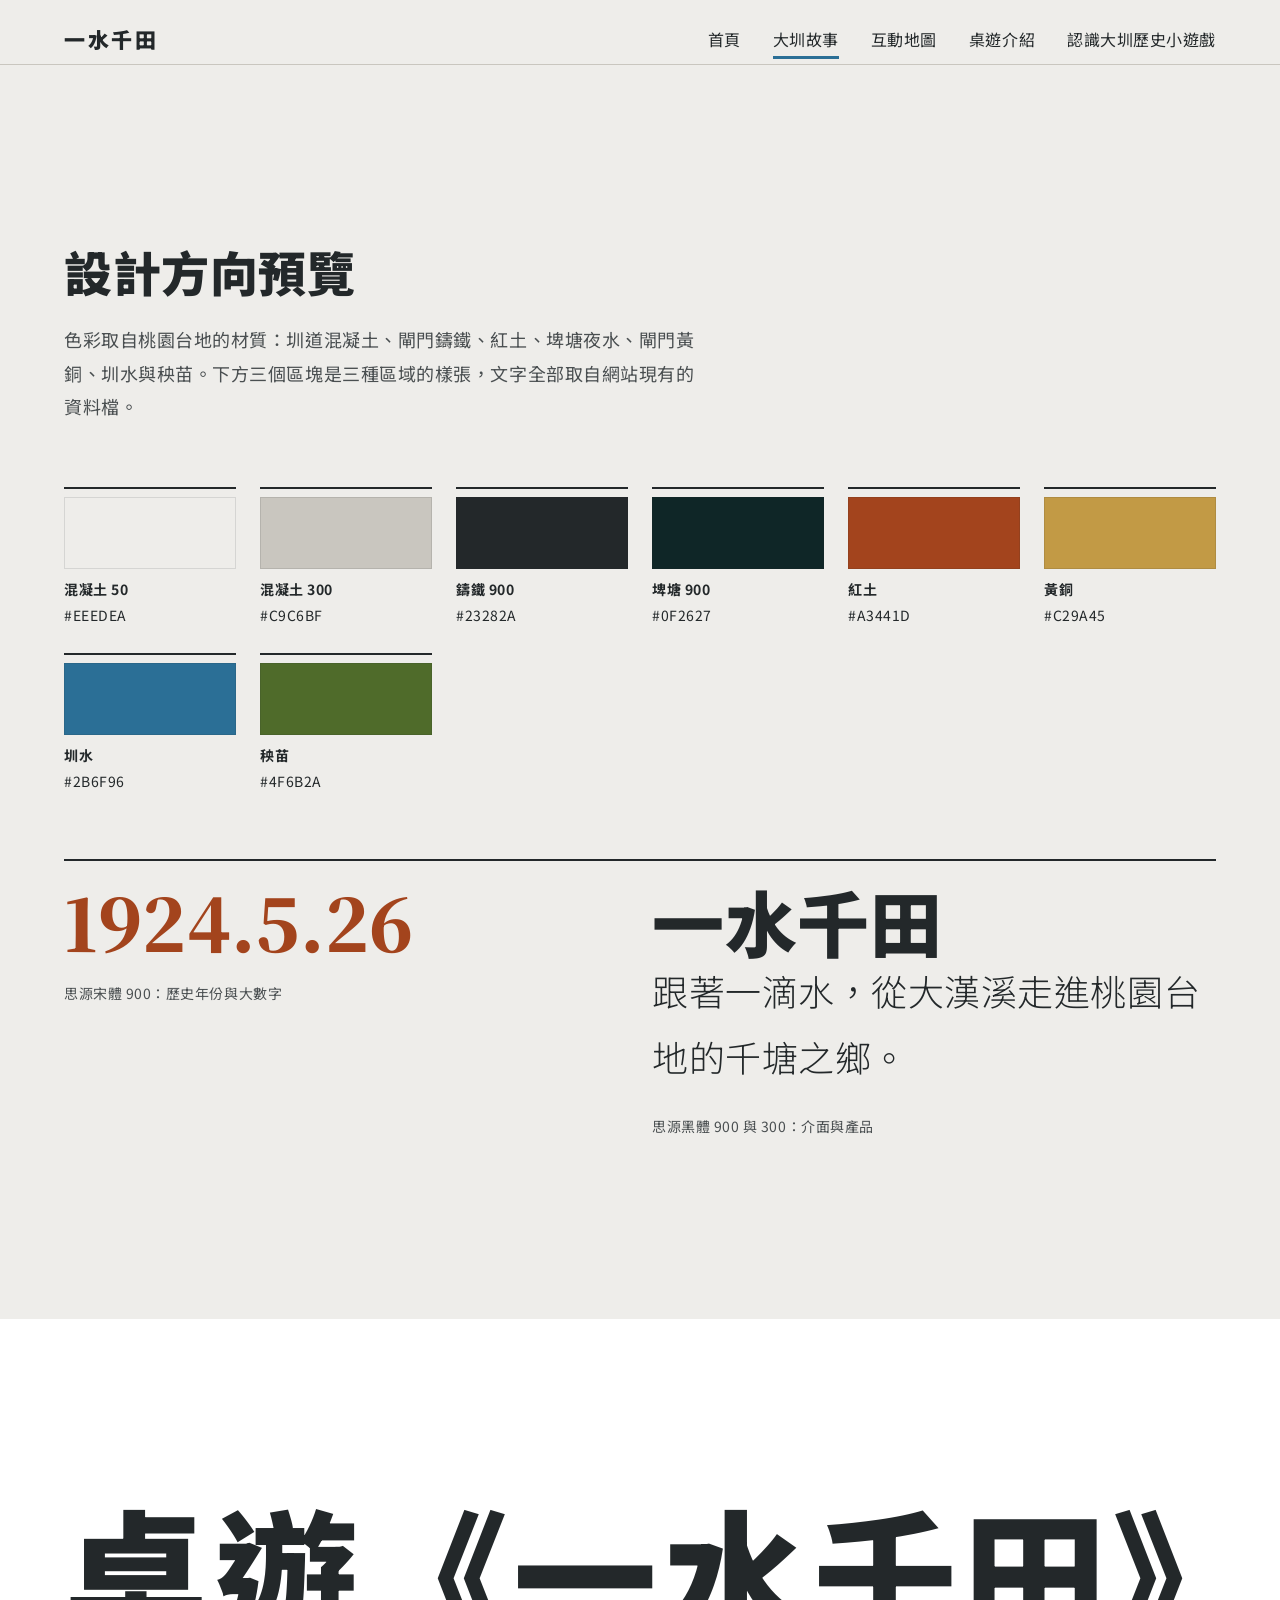
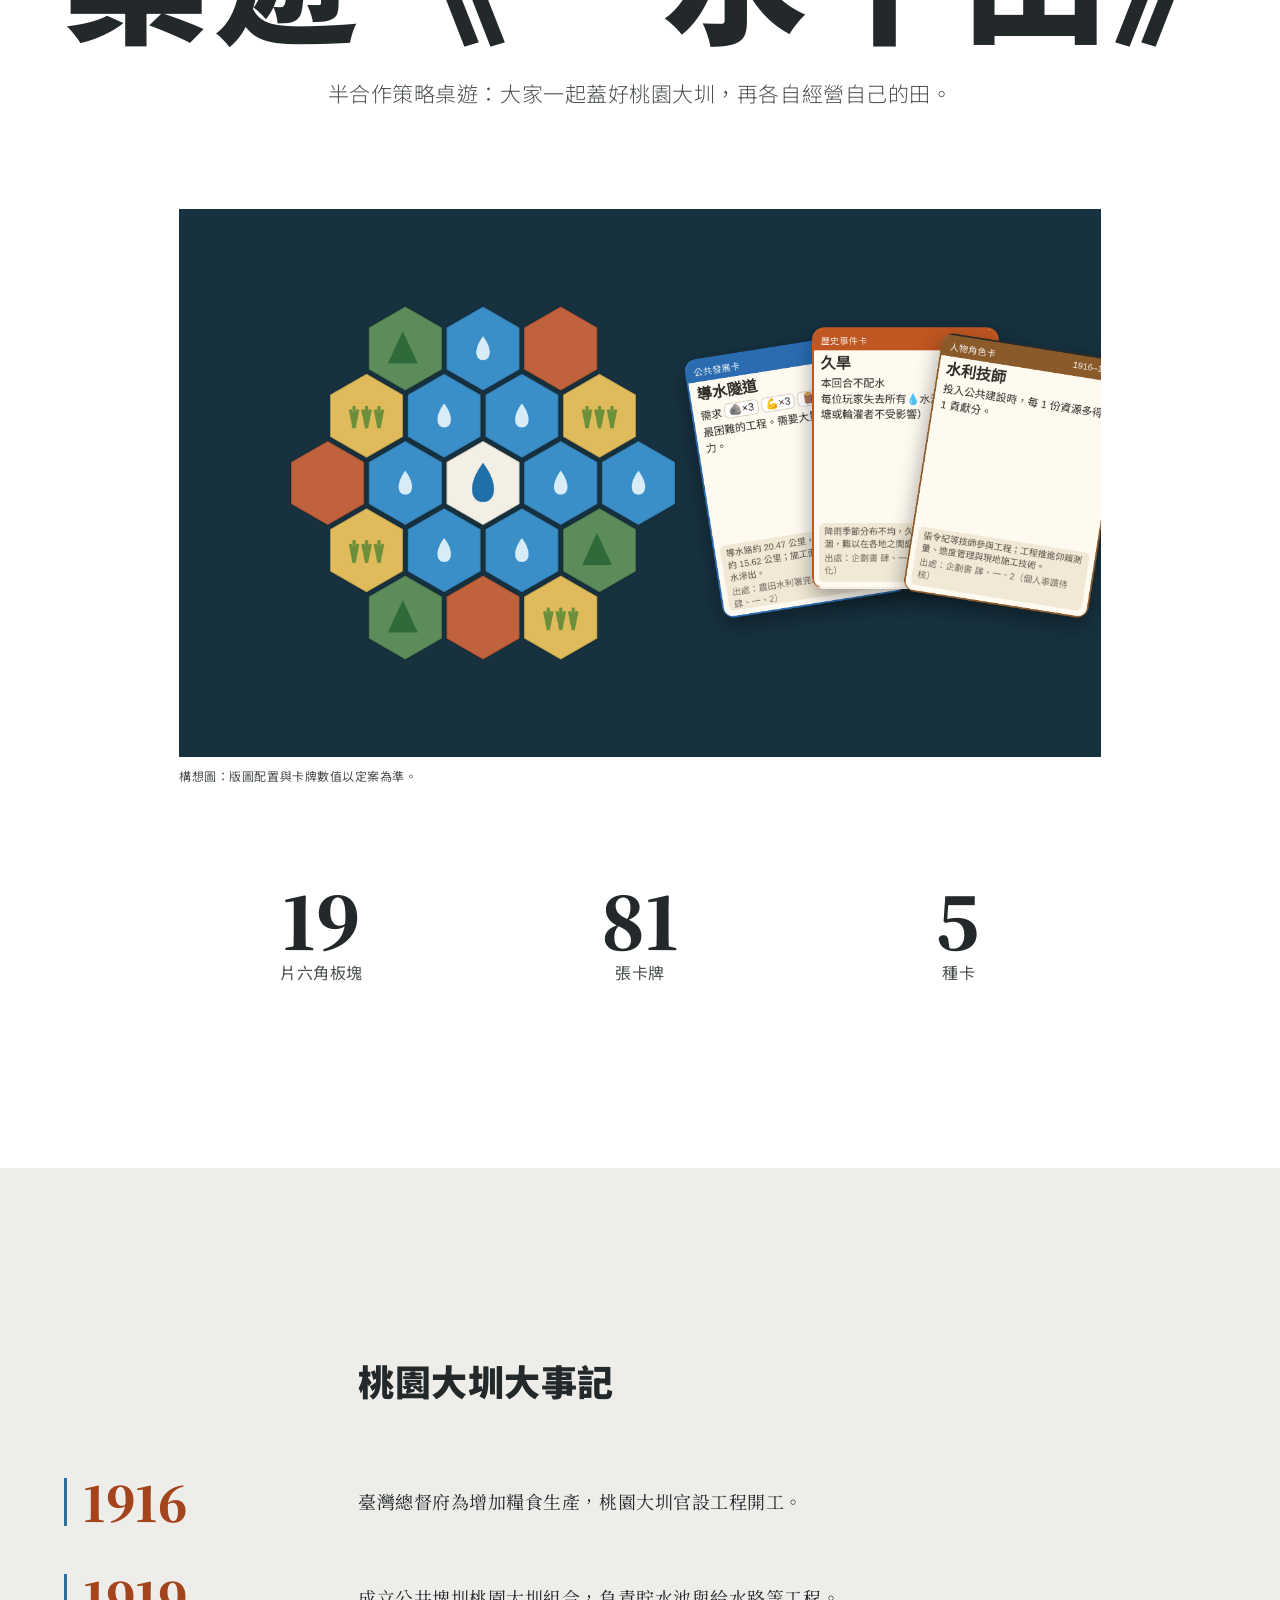
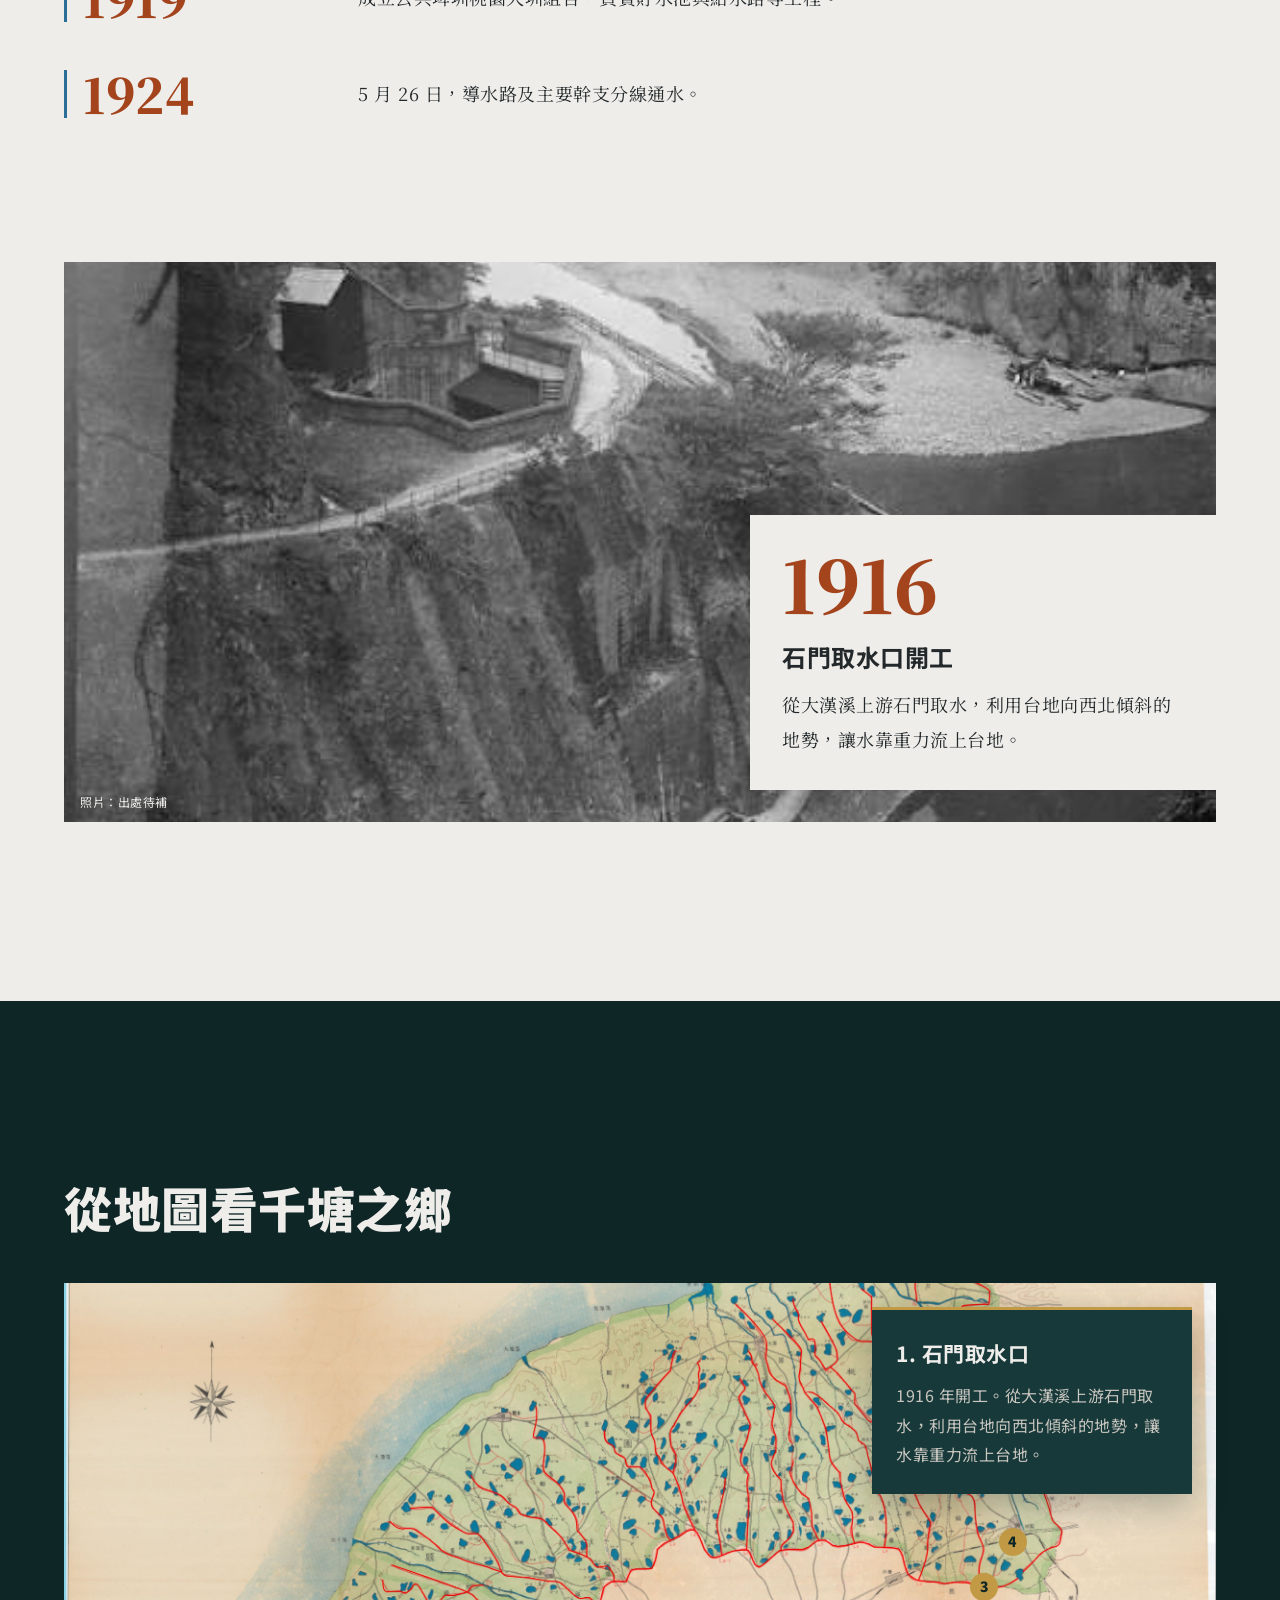
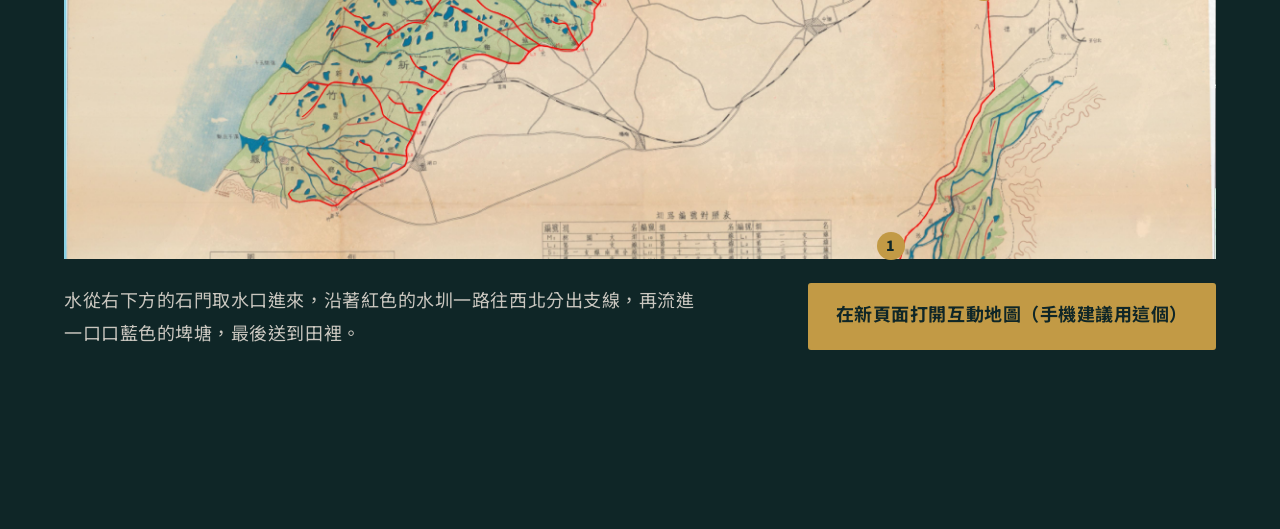
<file: docs/design-preview.html>
<!DOCTYPE html>
<html lang="zh-Hant">
<head>
<meta charset="utf-8">
<meta name="viewport" content="width=device-width, initial-scale=1">
<title>一水千田｜設計方向預覽</title>
<meta name="robots" content="noindex">
<!-- 方向預覽樣張：只用來確認色彩、字體與三種區域的氣質，不是正式頁面。文字全部取自網站現有資料檔。 -->
<link rel="preconnect" href="https://fonts.googleapis.com">
<link rel="preconnect" href="https://fonts.gstatic.com" crossorigin>
<link href="https://fonts.googleapis.com/css2?family=Noto+Sans+TC:wght@300;400;700;900&family=Noto+Serif+TC:wght@400;700;900&display=swap" rel="stylesheet">
<link rel="stylesheet" href="../css/tokens.css">
<style>
  *, *::before, *::after { box-sizing: border-box; }
  body { margin: 0; font-family: var(--font-sans); font-size: var(--fs-18); line-height: var(--lh-body); letter-spacing: var(--ls-body);
    background: var(--surface); color: var(--text); }
  h1, h2, h3, p { margin: 0; }
  a { color: var(--interactive); text-underline-offset: .2em; }
  a:hover { text-decoration-thickness: 2px; }
  :focus-visible { outline: 2px solid var(--focus); outline-offset: 3px; }

  .grid { display: grid; grid-template-columns: repeat(var(--grid-cols), minmax(0, 1fr)); column-gap: var(--grid-gutter);
    max-width: var(--grid-max); margin: 0 auto; padding: 0 var(--grid-margin); }
  section { padding: var(--space-section) 0; }
  .note { font-size: var(--fs-14); color: var(--text-muted); }

  /* ---- 導覽列 ---- */
  .nav { position: sticky; top: 0; z-index: var(--z-nav); background: var(--surface); border-bottom: var(--rule); }
  .nav .grid { height: var(--nav-h); align-items: center; }
  .nav .logo { grid-column: 1 / 4; font-weight: var(--fw-black); font-size: var(--fs-21); letter-spacing: .12em; color: var(--text); text-decoration: none; }
  .nav ul { grid-column: 4 / -1; display: flex; justify-content: flex-end; gap: var(--space-5); list-style: none; margin: 0; padding: 0; font-size: var(--fs-16); }
  .nav a { color: var(--text); text-decoration: none; padding: 20px 0; position: relative; }
  .nav a[aria-current]::after { content: ""; position: absolute; left: 0; right: 0; bottom: 12px; height: 3px; background: var(--canal); }

  /* ---- 規範標頭 ---- */
  .spec h1 { grid-column: 1 / -1; font-size: var(--fs-48); font-weight: var(--fw-black); line-height: var(--lh-tight); }
  .spec p { grid-column: 1 / 9; margin-top: var(--space-4); color: var(--text-muted); max-width: var(--measure); }
  .swatches { grid-column: 1 / -1; display: grid; grid-template-columns: repeat(auto-fill, minmax(150px, 1fr)); gap: var(--grid-gutter); margin-top: var(--space-7); }
  .sw { border-top: 2px solid var(--iron-900); padding-top: var(--space-2); font-size: var(--fs-14); }
  .sw i { display: block; height: 72px; margin-bottom: var(--space-2); border: 1px solid rgba(35, 40, 42, .12); }
  .sw b { display: block; }
  .type { grid-column: 1 / -1; display: grid; grid-template-columns: 1fr 1fr; gap: var(--grid-gutter); margin-top: var(--space-7); border-top: var(--rule-strong); padding-top: var(--space-4); }
  .type .serif { font-family: var(--font-serif); font-weight: var(--fw-black); font-size: var(--fs-72); line-height: 1; color: var(--laterite); }
  .type .sans { font-weight: var(--fw-black); font-size: var(--fs-72); line-height: 1; }
  .type .thin { font-weight: var(--fw-light); font-size: var(--fs-36); }

  /* ---- 展示區 ---- */
  .exhibit { text-align: center; }
  .exhibit h2 { grid-column: 1 / -1; font-size: var(--fs-display); font-weight: var(--fw-black); line-height: 1; letter-spacing: var(--ls-display); }
  .exhibit .lead { grid-column: 3 / 11; margin-top: var(--space-5); font-size: var(--fs-21); font-weight: var(--fw-light); color: var(--text-muted); }
  .exhibit figure { grid-column: 1 / -1; margin: var(--space-8) auto 0; width: 80%; }
  .exhibit figure img { width: 100%; display: block; }
  .exhibit figcaption { margin-top: var(--space-2); font-size: var(--fs-12); color: var(--text-muted); text-align: left; }
  @supports (animation-timeline: view()) {
    .exhibit figure { animation: exhibit-grow linear both; animation-timeline: view(); animation-range: entry 0% cover 45%; }
  }
  @keyframes exhibit-grow { to { width: 100%; } }
  .numbers { grid-column: 2 / 12; display: grid; grid-template-columns: repeat(3, 1fr); margin-top: var(--space-8); }
  .numbers div { padding: 0 var(--space-3); }
  .numbers b { display: block; font-family: var(--font-serif); font-weight: var(--fw-black); font-size: var(--fs-72); line-height: 1; }
  .numbers span { font-size: var(--fs-16); color: var(--text-muted); }

  /* ---- 檔案區 ---- */
  .archive h2 { grid-column: 4 / 11; font-size: var(--fs-36); font-weight: var(--fw-black); margin-bottom: var(--space-7); }
  .timeline { grid-column: 1 / -1; display: grid; grid-template-columns: subgrid; list-style: none; margin: 0; padding: 0; }
  .timeline li { grid-column: 1 / -1; display: grid; grid-template-columns: subgrid; padding-bottom: var(--space-6); }
  .timeline b { grid-column: 1 / 4; font-family: var(--font-serif); font-weight: var(--fw-black); font-size: var(--fs-48); line-height: 1; color: var(--laterite);
    border-left: 3px solid var(--canal); padding-left: var(--space-3); }
  .timeline p { grid-column: 4 / 11; font-family: var(--font-serif); line-height: var(--lh-serif); max-width: var(--measure); padding-top: 6px; }
  .wall { grid-column: 1 / -1; position: relative; margin-top: var(--space-8); min-height: 560px; background: var(--iron-700) center / cover; display: grid; grid-template-columns: subgrid; align-items: end; }
  .wall .label { grid-column: 8 / 13; background: var(--concrete-50); padding: var(--space-5); margin-bottom: var(--space-5); }
  .wall .label .big { font-family: var(--font-serif); font-weight: var(--fw-black); font-size: var(--fs-72); line-height: 1; color: var(--laterite); }
  .wall .label h3 { font-size: var(--fs-24); margin: var(--space-3) 0 var(--space-2); }
  .wall .label p { font-family: var(--font-serif); line-height: var(--lh-serif); }
  .wall .credit { position: absolute; left: var(--space-3); bottom: var(--space-2); font-size: var(--fs-12); color: var(--concrete-50); }

  /* ---- 舞台區 ---- */
  .stage h2 { grid-column: 1 / 9; font-size: var(--fs-48); font-weight: var(--fw-black); line-height: var(--lh-tight); }
  .stage .mapwrap { grid-column: 1 / -1; position: relative; margin-top: var(--space-6); }
  .stage .frame { aspect-ratio: 16 / 8; background: url(../images/map-full.jpg) center / cover; position: relative; }
  .stage .pin { position: absolute; width: 28px; height: 28px; border-radius: var(--radius-pin); background: var(--brass); color: var(--pond-900);
    display: grid; place-items: center; font-weight: var(--fw-black); font-size: var(--fs-14); transform: translate(-50%, -50%); }
  .stage .panel { position: absolute; right: var(--space-4); top: var(--space-4); width: min(320px, 70%); background: var(--pond-800); padding: var(--space-4);
    box-shadow: var(--elevation); border-top: 3px solid var(--brass); }
  .stage .panel h3 { font-size: var(--fs-21); margin-bottom: var(--space-2); }
  .stage .panel p { font-size: var(--fs-16); color: var(--text-muted); }
  .stage .foot { grid-column: 1 / -1; display: flex; flex-wrap: wrap; justify-content: space-between; gap: var(--space-3); margin-top: var(--space-4); }
  .stage .foot p { max-width: var(--measure); color: var(--text-muted); }
  .btn { display: inline-block; padding: 14px 28px; border-radius: var(--radius-control); background: var(--accent); color: var(--pond-900);
    font-weight: var(--fw-bold); text-decoration: none; transition: filter var(--dur-fast) var(--ease-out); }
  .btn:hover { filter: brightness(.9); text-decoration: none; }

  @media (max-width: 960px) {
    .nav ul { display: none; }
    .nav .logo { grid-column: 1 / -1; }
    .spec p, .exhibit .lead, .archive h2, .stage h2 { grid-column: 1 / -1; }
    .timeline b { grid-column: 1 / -1; font-size: var(--fs-36); }
    .timeline p { grid-column: 1 / -1; padding: var(--space-2) 0 0 calc(var(--space-3) + 3px); }
    .wall { display: block; min-height: 0; background: none; }
    .wall::before { content: ""; display: block; aspect-ratio: 4 / 3; background: inherit; background-image: var(--img); background-size: cover; }
    .wall .label { margin: 0; }
    .wall .credit { position: static; display: block; padding: var(--space-2) 0; color: var(--text-muted); }
    .numbers { grid-column: 1 / -1; }
    .type { grid-template-columns: 1fr; }
    .stage .panel { position: static; width: auto; margin-top: var(--space-3); }
    .stage .frame { aspect-ratio: 4 / 3; }
  }
  @media (prefers-reduced-motion: reduce) { .exhibit figure { animation: none; width: 100%; } }
</style>
</head>
<body>

<header class="nav" data-zone="archive">
  <div class="grid">
    <a class="logo" href="#">一水千田</a>
    <ul>
      <li><a href="#">首頁</a></li>
      <li><a href="#" aria-current="page">大圳故事</a></li>
      <li><a href="#">互動地圖</a></li>
      <li><a href="#">桌遊介紹</a></li>
      <li><a href="#">認識大圳歷史小遊戲</a></li>
    </ul>
  </div>
</header>

<!-- 規範：色票與字體 -->
<section class="spec" data-zone="archive">
  <div class="grid">
    <h1>設計方向預覽</h1>
    <p>色彩取自桃園台地的材質：圳道混凝土、閘門鑄鐵、紅土、埤塘夜水、閘門黃銅、圳水與秧苗。下方三個區塊是三種區域的樣張，文字全部取自網站現有的資料檔。</p>
    <div class="swatches">
      <div class="sw"><i style="background:var(--concrete-50)"></i><b>混凝土 50</b>#EEEDEA</div>
      <div class="sw"><i style="background:var(--concrete-300)"></i><b>混凝土 300</b>#C9C6BF</div>
      <div class="sw"><i style="background:var(--iron-900)"></i><b>鑄鐵 900</b>#23282A</div>
      <div class="sw"><i style="background:var(--pond-900)"></i><b>埤塘 900</b>#0F2627</div>
      <div class="sw"><i style="background:var(--laterite)"></i><b>紅土</b>#A3441D</div>
      <div class="sw"><i style="background:var(--brass)"></i><b>黃銅</b>#C29A45</div>
      <div class="sw"><i style="background:var(--canal)"></i><b>圳水</b>#2B6F96</div>
      <div class="sw"><i style="background:var(--paddy)"></i><b>秧苗</b>#4F6B2A</div>
    </div>
    <div class="type">
      <div><div class="serif">1924.5.26</div><p class="note">思源宋體 900：歷史年份與大數字</p></div>
      <div><div class="sans">一水千田</div><div class="thin">跟著一滴水，從大漢溪走進桃園台地的千塘之鄉。</div><p class="note">思源黑體 900 與 300：介面與產品</p></div>
    </div>
  </div>
</section>

<!-- 產品展示區（Apple） -->
<section class="exhibit" data-zone="exhibit">
  <div class="grid">
    <h2>桌遊《一水千田》</h2>
    <p class="lead">半合作策略桌遊：大家一起蓋好桃園大圳，再各自經營自己的田。</p>
    <figure>
      <img src="../images/boardgame-concept.png" alt="桌遊構想圖：19 片六角板塊的版圖，以及公共發展卡、歷史事件卡、人物角色卡">
      <figcaption>構想圖：版圖配置與卡牌數值以定案為準。</figcaption>
    </figure>
    <div class="numbers">
      <div><b>19</b><span>片六角板塊</span></div>
      <div><b>81</b><span>張卡牌</span></div>
      <div><b>5</b><span>種卡</span></div>
    </div>
  </div>
</section>

<!-- 歷史檔案區（NTCAM） -->
<section class="archive" data-zone="archive">
  <div class="grid">
    <h2>桃園大圳大事記</h2>
    <ol class="timeline">
      <li><b>1916</b><p>臺灣總督府為增加糧食生產，桃園大圳官設工程開工。</p></li>
      <li><b>1919</b><p>成立公共埤圳桃園大圳組合，負責貯水池與給水路等工程。</p></li>
      <li><b>1924</b><p>5 月 26 日，導水路及主要幹支分線通水。</p></li>
    </ol>
    <div class="wall" style="--img:url(../images/story/p4-shimen.jpg); background-image:url(../images/story/p4-shimen.jpg)">
      <div class="label">
        <div class="big">1916</div>
        <h3>石門取水口開工</h3>
        <p>從大漢溪上游石門取水，利用台地向西北傾斜的地勢，讓水靠重力流上台地。</p>
      </div>
      <small class="credit">照片：出處待補</small>
    </div>
  </div>
</section>

<!-- 探索舞台區（Rockstar） -->
<section class="stage" data-zone="stage">
  <div class="grid">
    <h2>從地圖看千塘之鄉</h2>
    <div class="mapwrap">
    <div class="frame" role="img" aria-label="桃園農田水利會灌溉區域圖">
      <span class="pin" style="left:71.8%;top:97.8%">1</span>
      <span class="pin" style="left:79.9%;top:52.7%">3</span>
      <span class="pin" style="left:82.4%;top:44.9%">4</span>
    </div>
      <div class="panel">
        <h3>1. 石門取水口</h3>
        <p>1916 年開工。從大漢溪上游石門取水，利用台地向西北傾斜的地勢，讓水靠重力流上台地。</p>
      </div>
    </div>
    <div class="foot">
      <p>水從右下方的石門取水口進來，沿著紅色的水圳一路往西北分出支線，再流進一口口藍色的埤塘，最後送到田裡。</p>
      <a class="btn" href="#">在新頁面打開互動地圖（手機建議用這個）</a>
    </div>
  </div>
</section>

</body>
</html>
</file>
<file: css/tokens.css>
/* =====================================================================
   一水千田｜設計變數（Design Tokens）v4 提案
   ---------------------------------------------------------------------
   ★ 這份檔案還沒有被任何頁面載入，等方向確認後才會接上。
   說明文件：DESIGN_SYSTEM.md

   材質來源：桃園台地本身
     混凝土  圳道與水門的灰       → 全站的底色與線條
     鑄鐵    閘門、欄杆           → 文字
     埤塘    夜裡的池水           → 小遊戲與地圖的深色舞台
     紅土    台地的紅壤           → 歷史：年份、時間軸
     黃銅    閘門的銅件、稻穗     → 互動：目前位置、可以點的東西
     圳水    流動的水             → 連結、水路
     秧苗    灌溉後的田           → 完成、有水的狀態

   三種區域（在 <section> 或 <body> 加上 data-zone）：
     data-zone="exhibit"  產品展示（Apple）：亮、空、字大
     data-zone="stage"    探索舞台（Rockstar）：深色滿版、高反差
     data-zone="archive"  歷史檔案（NTCAM）：灰階網格、清楚的層級
   ===================================================================== */

:root {
  /* ---------- 1. 原始色票（不要直接在元件裡用，請用第 2 節的語意變數） ---------- */
  --concrete-50:  #EEEDEA;
  --concrete-100: #E2E0DB;
  --concrete-300: #C9C6BF;
  --concrete-500: #8E8B85;   /* 只能當線條或裝飾，不能當文字（對比 2.9） */
  --iron-700:     #4A4F51;
  --iron-900:     #23282A;
  --pond-800:     #17393A;
  --pond-900:     #0F2627;
  --laterite:       #A3441D;
  --laterite-light: #D9774E;  /* 深色底上用 */
  --brass:        #C29A45;
  --brass-dark:   #7D5E1F;    /* 亮色底上當文字用 */
  --canal:        #2B6F96;
  --canal-light:  #6FB3D6;
  --paddy:        #4F6B2A;
  --paddy-light:  #9DBE62;
  --white:        #FFFFFF;

  /* ---------- 2. 語意變數（預設＝檔案區） ---------- */
  --surface:      var(--concrete-50);
  --surface-2:    var(--concrete-100);
  --text:         var(--iron-900);
  --text-muted:   var(--iron-700);
  --line:         var(--concrete-300);
  --line-strong:  var(--iron-900);
  --accent:       var(--laterite);     /* 這一區最重要的強調色 */
  --interactive:  var(--canal);        /* 連結、可以點的東西 */
  --focus:        var(--brass);        /* 鍵盤焦點、目前位置 */
  --success:      var(--paddy);

  /* ---------- 3. 字體 ---------- */
  /* 黑體：介面、產品、遊戲。宋體：歷史敘事與年份。
     展場可能沒有網路：網路字型載不到時，會依序退回系統內建字型。 */
  --font-sans:  "Noto Sans TC", "PingFang TC", "Microsoft JhengHei", "Heiti TC", sans-serif;
  --font-serif: "Noto Serif TC", "Songti TC", "PMingLiU", "MingLiU", serif;
  --font-game:  "Huninn", var(--font-sans);   /* 小遊戲內建的粉圓體，只在 index1.html 內使用 */

  /* 字級：採用古典字級表（6–72pt 系列），螢幕大時往上一級 */
  --fs-12: .75rem;     /* 出處、圖說 */
  --fs-14: .875rem;    /* 標籤、表格 */
  --fs-16: 1rem;       /* 介面文字 */
  --fs-18: 1.125rem;   /* 內文 */
  --fs-21: 1.3125rem;  /* 導言 */
  --fs-24: 1.5rem;     /* h3 */
  --fs-36: clamp(1.75rem, 1.2rem + 2.2vw, 2.25rem);  /* h2 */
  --fs-48: clamp(2.25rem, 1.4rem + 3.6vw, 3rem);     /* h1 */
  --fs-72: clamp(3rem, 1.6rem + 6vw, 4.5rem);        /* 大數字、章節年份 */
  --fs-display: clamp(3.5rem, 1rem + 11vw, 9rem);    /* 產品主視覺標題（一頁只用一次） */

  --fw-light: 300;
  --fw-regular: 400;
  --fw-bold: 700;
  --fw-black: 900;

  --lh-tight: 1.15;   /* 大標題 */
  --lh-heading: 1.35;
  --lh-body: 1.85;    /* 中文內文需要比英文多的行距 */
  --lh-serif: 1.95;   /* 宋體內文再多一點 */

  --ls-display: .04em;
  --ls-body: .03em;

  --measure: 36em;     /* 內文最長一行（約 34–38 個全形字） */
  --measure-narrow: 26em;

  /* ---------- 4. 版面：12 欄網格 ---------- */
  --grid-max: 1280px;
  --grid-cols: 12;
  --grid-gutter: clamp(16px, 2vw, 24px);
  --grid-margin: clamp(16px, 5vw, 80px);

  /* 間距：8 的倍數；區塊之間用大間距製造呼吸感 */
  --space-1: 4px;
  --space-2: 8px;
  --space-3: 16px;
  --space-4: 24px;
  --space-5: 32px;
  --space-6: 48px;
  --space-7: 64px;
  --space-8: 96px;
  --space-9: 144px;
  --space-section: clamp(96px, 14vw, 200px);

  /* ---------- 5. 形狀 ---------- */
  /* 圓角依層級，不是每個東西都一樣：建築結構＝直角、控制元件＝微圓、地圖標記＝圓 */
  --radius-0: 0;
  --radius-control: 3px;
  --radius-media: 6px;
  --radius-pin: 999px;
  --rule: 1px solid var(--line);
  --rule-strong: 2px solid var(--line-strong);
  /* 只有浮在地圖或遊戲畫面上的面板才有陰影，而且只有一層 */
  --elevation: 0 12px 32px rgba(15, 38, 39, .28);

  /* ---------- 6. 動態 ---------- */
  /* 不使用會回彈、超出的曲線 */
  --ease-out: cubic-bezier(.22, 1, .36, 1);
  --ease-inout: cubic-bezier(.65, 0, .35, 1);
  --dur-fast: 160ms;    /* 按下、切換 */
  --dur-base: 320ms;    /* 面板開合、地圖聚焦 */
  --dur-slow: 640ms;    /* 產品展示、章節轉場 */

  /* ---------- 7. 其他 ---------- */
  --nav-h: 64px;
  --z-nav: 50;
  --z-overlay: 80;
  --z-toast: 90;
}

/* ===== 區域：產品展示（Apple） ===== */
[data-zone="exhibit"] {
  --surface: var(--white);
  --surface-2: var(--concrete-50);
  --text: var(--iron-900);
  --text-muted: var(--iron-700);
  --line: var(--concrete-100);
  --accent: var(--iron-900);      /* 展示區不靠顏色，靠字的大小與留白 */
  --interactive: var(--canal);
  background: var(--surface);
  color: var(--text);
}

/* ===== 區域：探索舞台（Rockstar） ===== */
[data-zone="stage"] {
  --surface: var(--pond-900);
  --surface-2: var(--pond-800);
  --text: var(--concrete-50);
  --text-muted: var(--concrete-300);
  --line: rgba(238, 237, 234, .16);
  --line-strong: var(--concrete-50);
  --accent: var(--brass);
  --interactive: var(--canal-light);
  --focus: var(--brass);
  --success: var(--paddy-light);
  background: var(--surface);
  color: var(--text);
}

/* ===== 區域：歷史檔案（NTCAM） ===== */
[data-zone="archive"] {
  --surface: var(--concrete-50);
  --surface-2: var(--concrete-100);
  --text: var(--iron-900);
  --text-muted: var(--iron-700);
  --line: var(--concrete-300);
  --accent: var(--laterite);
  background: var(--surface);
  color: var(--text);
}

/* ===== 減少動態效果：關掉所有非必要動畫 ===== */
@media (prefers-reduced-motion: reduce) {
  :root { --dur-fast: 0ms; --dur-base: 0ms; --dur-slow: 0ms; }
}
</file>
<file: style.css>
/* =====================================================================
   一水千田｜全站樣式 v4
   ---------------------------------------------------------------------
   顏色、字體、間距、動態的數值都在 css/tokens.css（請先載入它）。
   設計規範：DESIGN_SYSTEM.md

   目錄
     1. 基本與網格        6. 文字段落（產品特色）   11. 翻面卡牌
     2. 導覽列            7. 時間軸                12. 大圳故事（章節）
     3. 按鈕與連結        8. 3D 模型（HUD）         13. 頁尾、回到頂端
     4. 首屏              9. 互動地圖（HUD）        14. 進場與捲動效果
     5. 重點數字          10. 行動呼籲              15. 平板與手機
   ===================================================================== */

/* ===== 1. 基本與網格 ===== */
*, *::before, *::after { box-sizing: border-box; }
html { scroll-behavior: smooth; scroll-padding-top: calc(var(--nav-h) + 16px); -webkit-text-size-adjust: 100%; }
body {
  margin: 0; min-height: 100vh;
  font-family: var(--font-sans); font-size: var(--fs-18); line-height: var(--lh-body); letter-spacing: var(--ls-body);
  color: var(--text); background: var(--surface);
  -webkit-font-smoothing: antialiased; text-rendering: optimizeLegibility;
  overflow-x: hidden;
}
img { max-width: 100%; display: block; }
h1, h2, h3 { line-height: var(--lh-heading); margin: 0; font-weight: var(--fw-black); }
p { margin: 0 0 .9em; }
a { color: var(--interactive); text-underline-offset: .22em; }
a:hover { text-decoration-thickness: 2px; }
::selection { background: var(--brass); color: var(--iron-900); }
:focus-visible { outline: 2px solid var(--focus); outline-offset: 3px; }
.noscript { text-align: center; padding: 120px 20px; color: var(--text-muted); }
.center { text-align: center; }
.note { color: var(--text-muted); font-size: var(--fs-14); }
.sr-only { position: absolute; width: 1px; height: 1px; padding: 0; margin: -1px; overflow: hidden; clip: rect(0, 0, 0, 0); white-space: nowrap; border: 0; }

/* 12 欄網格：每個區塊裡的內容都放在 .grid 上 */
.grid {
  display: grid; grid-template-columns: repeat(var(--grid-cols), minmax(0, 1fr)); column-gap: var(--grid-gutter);
  width: 100%; max-width: var(--grid-max); margin: 0 auto; padding: 0 var(--grid-margin);
}
.grid > * { grid-column: 1 / -1; }

main { display: block; }
body:not(.page-home):not(.page-story) main { padding-top: var(--nav-h); }

/* 換頁淡入淡出（支援的瀏覽器才有） */
@view-transition { navigation: auto; }
::view-transition-old(root), ::view-transition-new(root) { animation-duration: .3s; }

/* 區塊標題 */
.sec-head { margin-bottom: var(--space-6); }
.sec-head h2 { font-size: var(--fs-36); max-width: 20em; }

/* ===== 2. 導覽列：實心、全寬，標出四個展區 ===== */
.nav {
  position: fixed; z-index: var(--z-nav); top: 0; left: 0; right: 0;
  height: var(--nav-h); padding: 0 var(--grid-margin);
  display: flex; align-items: stretch; justify-content: space-between; gap: var(--space-4);
  background: var(--concrete-50); color: var(--iron-900);
  border-bottom: 1px solid var(--concrete-300);
  transition: background var(--dur-base) var(--ease-out), color var(--dur-base) var(--ease-out), border-color var(--dur-base);
}
.logo { display: flex; align-items: center; gap: 10px; color: inherit; text-decoration: none;
  font-size: var(--fs-21); font-weight: var(--fw-black); letter-spacing: .14em; white-space: nowrap; }
.logo img { width: 22px; }
.nav-links { display: flex; align-items: stretch; }
.nav-links a {
  position: relative; display: flex; flex-direction: column; justify-content: center; gap: 2px;
  padding: 0 var(--space-3); color: inherit; text-decoration: none; white-space: nowrap;
  border-left: 1px solid var(--concrete-300);
}
.nav-links a:last-child { border-right: 1px solid var(--concrete-300); }
.nav-zone { font-size: var(--fs-12); line-height: 1; color: var(--text-muted); letter-spacing: .2em; }
.nav-label { font-size: var(--fs-16); line-height: 1.2; }
/* 目前頁面：底部一條水位線 */
.nav-links a::after { content: ""; position: absolute; left: 0; right: 0; bottom: -1px; height: 4px; background: var(--canal);
  transform: scaleX(0); transform-origin: left; transition: transform var(--dur-base) var(--ease-out); }
.nav-links a:hover::after { transform: scaleX(.35); }
.nav-links a[aria-current="page"]::after { transform: scaleX(1); }
.nav-links a[aria-current="page"] .nav-label { font-weight: var(--fw-bold); }
/* 在深色舞台上：整條翻成深色 */
.nav.on-dark { background: var(--pond-900); color: var(--concrete-50); border-color: rgba(238, 237, 234, .16); }
.nav.on-dark .nav-links a { border-color: rgba(238, 237, 234, .16); }
.nav.on-dark .nav-zone { color: var(--concrete-300); }
.nav.on-dark .nav-links a::after { background: var(--brass); }
.nav-toggle { display: none; }
.menu-sheet { display: none; }

/* 閱讀進度：頂端一條水位線 */
.progress { position: fixed; left: 0; top: 0; z-index: calc(var(--z-nav) + 1); width: 100%; height: 3px;
  background: var(--canal); transform-origin: 0 50%; transform: scaleX(0); pointer-events: none; }

/* ===== 3. 按鈕與連結 ===== */
.btn {
  --btn-bg: var(--iron-900); --btn-fg: var(--concrete-50);
  display: inline-flex; align-items: center; justify-content: center; gap: 8px;
  min-height: 48px; padding: 0 var(--space-5); border-radius: var(--radius-control);
  font-size: var(--fs-16); font-weight: var(--fw-bold); letter-spacing: .06em; text-decoration: none;
  background: var(--btn-bg); color: var(--btn-fg); border: 2px solid var(--btn-bg);
  transition: background var(--dur-fast) var(--ease-out), color var(--dur-fast) var(--ease-out), border-color var(--dur-fast);
  -webkit-tap-highlight-color: transparent;
}
.btn:hover { text-decoration: none; filter: brightness(1.15); }
.btn:active { filter: brightness(.9); }
.btn-secondary { background: transparent; color: var(--text); border-color: currentColor; }
.btn-secondary:hover { background: var(--text); color: var(--surface); filter: none; }
[data-zone="stage"] .btn-primary { --btn-bg: var(--brass); --btn-fg: var(--pond-900); }

/* ===== 4. 首屏：大字、純淨底色（Apple） ===== */
.hero { position: relative; padding: calc(var(--nav-h) + var(--space-8)) 0 0; text-align: center; overflow: hidden; }
.hero-copy { width: min(1100px, calc(100% - 2 * var(--grid-margin))); margin: 0 auto; }
.hero-eyebrow { font-size: var(--fs-16); letter-spacing: .3em; color: var(--text-muted); margin-bottom: var(--space-3); }
.hero h1 { font-size: var(--fs-display); line-height: 1; letter-spacing: .12em; margin-right: -.12em; }
.hero-lead { font-size: var(--fs-21); font-weight: var(--fw-light); color: var(--text-muted); max-width: 30em; margin: var(--space-4) auto 0; }
.hero-buttons { display: flex; flex-wrap: wrap; justify-content: center; gap: var(--space-3); margin-top: var(--space-6); }
/* 首屏只有這一組進場：標題、副標、按鈕依序出現（不回彈） */
.hero-copy > * { animation: rise var(--dur-slow) var(--ease-out) both; }
.hero-copy > :nth-child(2) { animation-delay: 80ms; }
.hero-copy > :nth-child(3) { animation-delay: 200ms; }
.hero-copy > :nth-child(4) { animation-delay: 320ms; }
@keyframes rise { from { opacity: 0; transform: translateY(16px); } to { opacity: 1; transform: none; } }
.hero-media { margin: var(--space-8) auto 0; width: min(78%, 1100px); }
.hero-img { aspect-ratio: 16 / 8; background: var(--surface-2) var(--hero-bg) center / cover no-repeat; }
.scroll-cue { position: absolute; left: 50%; bottom: var(--space-4); z-index: 2; width: 2px; height: 56px; margin-left: -1px;
  background: rgba(255, 255, 255, .45); overflow: hidden; }
.scroll-cue i { position: absolute; left: 0; top: 0; width: 100%; height: 40%; background: #fff; animation: cue 1.8s var(--ease-inout) infinite; }
.scroll-cue::after { content: ""; position: absolute; inset: -16px -20px; }   /* 放大可點範圍 */
@keyframes cue { from { transform: translateY(-100%); } to { transform: translateY(250%); } }

/* ===== 5. 重點數字：直接放在網格上 ===== */
.facts { padding: var(--space-section) 0 0; }
.facts-row { grid-column: 1 / -1; display: grid; grid-template-columns: repeat(auto-fit, minmax(180px, 1fr)); margin: 0;
  border-top: var(--rule-strong); }
.fact { padding: var(--space-4) var(--space-4) 0 0; }
.fact + .fact { border-left: var(--rule); padding-left: var(--space-4); }
.fact dt { font-family: var(--font-serif); font-size: var(--fs-72); font-weight: var(--fw-black); line-height: 1; color: var(--accent);
  font-variant-numeric: lining-nums tabular-nums; }
.fact dd { margin: var(--space-2) 0 0; font-size: var(--fs-16); color: var(--text-muted); }
[data-zone="exhibit"].facts .facts-row { border-top: 0; text-align: center; }
[data-zone="exhibit"] .fact + .fact { border-left: 0; }

/* ===== 6. 文字段落（產品特色） ===== */
.feature { padding: var(--space-section) 0 0; }
.feature-item { grid-column: span 6; border-top: var(--rule-strong); padding-top: var(--space-4); }
.feature-grid.one .feature-item { grid-column: 3 / 11; }
.feature-item h2 { font-size: var(--fs-36); margin-bottom: var(--space-4); }
.feature-item p { font-size: var(--fs-21); font-weight: var(--fw-light); line-height: 1.75; max-width: var(--measure); }
.feature-item p b { font-weight: var(--fw-bold); }
.spec-list { list-style: none; margin: 0; padding: 0; }
.spec-list li { padding: var(--space-3) 0; border-top: var(--rule); font-size: var(--fs-18); }
.spec-list li:first-child { border-top: 0; padding-top: 0; }

/* ===== 7. 時間軸：年份欄＋水位線（新北美術館） ===== */
.chronicle { padding: var(--space-section) 0 0; }
.chronicle .sec-head { grid-column: 4 / 11; }
.timeline { --fill: 0; grid-column: 1 / -1; display: grid; grid-template-columns: subgrid; list-style: none; margin: 0; padding: 0; position: relative; }
.timeline li { grid-column: 1 / -1; display: grid; grid-template-columns: subgrid; padding-bottom: var(--space-6); position: relative; }
.timeline b { grid-column: 1 / 4; position: relative; padding-left: var(--space-4);
  font-family: var(--font-serif); font-size: var(--fs-48); font-weight: var(--fw-black); line-height: 1; color: var(--accent);
  font-variant-numeric: lining-nums; transition: color var(--dur-base) var(--ease-out); }
.timeline p { grid-column: 4 / 11; margin: 0; padding-top: 6px; font-family: var(--font-serif); line-height: var(--lh-serif); max-width: var(--measure); }
/* 水位線：灰色底線＋隨捲動注滿的水 */
.timeline::before, .timeline::after { content: ""; position: absolute; left: 0; top: 0; bottom: var(--space-6); width: 3px; }
.timeline::before { background: var(--line); }
.timeline::after { background: var(--canal); transform-origin: top; transform: scaleY(var(--fill)); }
.motion .timeline li:not(.lit) b { color: var(--text-muted); opacity: .45; }
.chronicle .note { grid-column: 4 / 11; }
[data-zone="exhibit"] .timeline b { font-family: var(--font-sans); font-size: var(--fs-36); }
[data-zone="exhibit"] .timeline p { font-family: var(--font-sans); line-height: var(--lh-body); }

/* ===== 8. 3D 模型：深色舞台＋HUD（Rockstar） ===== */
.tres-section { --tres-height: min(78vh, 720px); padding: var(--space-section) 0; margin-top: var(--space-section); }
.tres-section[hidden] { display: none; }
.hud { position: relative; }
.tres-stage { height: var(--tres-height); background: var(--pond-800); cursor: grab; touch-action: pan-y; user-select: none; overflow: hidden;
  border-top: 1px solid var(--line); border-bottom: 1px solid var(--line); }
.tres-stage.dragging { cursor: grabbing; }
#tresApp { position: absolute; inset: 0; }
.tres-loading { position: absolute; inset: 0; display: flex; gap: 10px; align-items: center; justify-content: center; color: var(--text-muted); font-size: var(--fs-14); }
.spinner { width: 18px; height: 18px; border-radius: var(--radius-pin); border: 2px solid var(--line); border-top-color: var(--brass); animation: spin .8s linear infinite; }
@keyframes spin { to { transform: rotate(360deg); } }
.tres-ui { position: absolute; z-index: 2; opacity: 0; transition: opacity var(--dur-base); }
.tres-stage.ready .tres-ui { opacity: 1; }
.tres-year { left: var(--grid-margin); top: var(--space-4); padding: 6px 14px; background: var(--pond-900); color: var(--brass);
  font-family: var(--font-serif); font-weight: var(--fw-black); font-size: var(--fs-24); border-left: 4px solid var(--brass); }
.tres-controls { right: var(--grid-margin); top: var(--space-4); display: flex; gap: 1px; background: var(--line); }
.hud-btn, .tres-controls button { width: 44px; height: 44px; border: 0; border-radius: 0; background: var(--pond-900); color: var(--concrete-50);
  font-size: 16px; cursor: pointer; transition: background var(--dur-fast), color var(--dur-fast); }
.hud-btn:hover, .tres-controls button:hover { background: var(--brass); color: var(--pond-900); }
.tres-progress { position: absolute; left: 0; right: 0; bottom: 0; height: 4px; background: rgba(238, 237, 234, .12); z-index: 2; }
.tres-progress i { display: block; height: 100%; width: 0; background: var(--brass); }
.tres-foot { padding-top: var(--space-4); }
.tres-caption { grid-column: 1 / 9; font-size: var(--fs-21); font-weight: var(--fw-bold); min-height: 1.7em; margin: 0 0 var(--space-3); }
.tres-legend { grid-column: 1 / -1; list-style: none; padding: 0; margin: 0 0 var(--space-3); display: flex; flex-wrap: wrap; gap: 6px var(--space-4);
  font-size: var(--fs-14); color: var(--text-muted); }
.tres-legend i { display: inline-block; width: 10px; height: 10px; margin-right: 8px; vertical-align: 0; }
.tres-note { grid-column: 1 / 9; font-size: var(--fs-14); color: var(--text-muted); margin: 0; }

/* ===== 9. 互動地圖：全幅深色容器 ===== */
.map-block { padding: var(--space-section) 0; }
.tres-section + .map-block, .tres-section + .chronicle + .map-block { margin-top: 0; }
.map-frame { --map-height: min(82vh, 760px); border-top: 1px solid var(--line); border-bottom: 1px solid var(--line); }
.map-frame iframe { display: block; width: 100%; height: var(--map-height); border: 0; background: var(--pond-800); }
.map-foot { padding-top: var(--space-4); row-gap: var(--space-3); align-items: start; }
.map-foot p { grid-column: 1 / 8; margin: 0; color: var(--text-muted); max-width: var(--measure); }
.map-foot .btn { grid-column: 8 / -1; justify-self: end; }

/* ===== 10. 行動呼籲 ===== */
.cta { padding: var(--space-section) 0; }
.cta .grid { align-items: end; row-gap: var(--space-5); }
.cta-copy { grid-column: 1 / 9; }
.cta h2 { font-size: var(--fs-48); line-height: var(--lh-tight); margin-bottom: var(--space-3); }
.cta p { font-size: var(--fs-21); color: var(--text-muted); margin: 0; max-width: var(--measure); }
.cta-action { grid-column: 9 / -1; justify-self: end; }
/* 兩個深色區塊相鄰時不重複留白 */
[data-zone="stage"] + [data-zone="stage"] { padding-top: 0; }
[data-zone="stage"] + [data-zone="stage"].tres-section { margin-top: 0; }

/* ===== 11. 翻面卡牌（產品展示） ===== */
.intro { padding: var(--space-8) 0 0; text-align: center; }
.intro-copy { width: min(1100px, calc(100% - 2 * var(--grid-margin))); margin: 0 auto; }
.intro h1 { font-size: clamp(2.5rem, 1rem + 7vw, 7.5rem); line-height: 1.05; letter-spacing: .04em; text-wrap: balance; }
.intro-lead { font-size: var(--fs-21); font-weight: var(--fw-light); color: var(--text-muted); max-width: 30em; margin: var(--space-4) auto 0; }
.intro-copy > * { animation: rise var(--dur-slow) var(--ease-out) both; }
.intro-copy > :nth-child(2) { animation-delay: 120ms; }
.intro-figure { margin: var(--space-8) auto 0; width: min(78%, 1100px); }
.intro-figure img { width: 100%; }
.intro-figure figcaption { margin-top: var(--space-2); font-size: var(--fs-12); color: var(--text-muted); text-align: left; }

.card-shelf { padding: var(--space-section) 0 0; }
.card-shelf .sec-head { text-align: center; margin-bottom: var(--space-3); }
.card-shelf .sec-head h2 { margin: 0 auto; }
.card-shelf .note { text-align: center; max-width: var(--measure); margin: 0 auto var(--space-6); }
.cards { display: grid; grid-template-columns: repeat(auto-fit, minmax(220px, 250px)); justify-content: center; gap: var(--space-4);
  max-width: var(--grid-max); margin: 0 auto; padding: 0 var(--grid-margin); }
.card { position: relative; height: 340px; border-radius: var(--radius-media); cursor: pointer; perspective: 1100px; -webkit-tap-highlight-color: transparent; }
.card-inner { position: relative; height: 100%; transform-style: preserve-3d; transition: transform var(--dur-slow) var(--ease-inout); }
.card.flipped .card-inner { transform: rotateY(180deg); }
.card .front, .card .back { position: absolute; inset: 0; border-radius: var(--radius-media); padding: var(--space-4) 22px; overflow: hidden;
  -webkit-backface-visibility: hidden; backface-visibility: hidden; display: flex; flex-direction: column; }
.card .front { background: var(--white); border: 1px solid var(--concrete-300); border-top: 6px solid var(--iron-900); }
.card .front small { font-size: var(--fs-12); color: var(--text-muted); letter-spacing: .2em; }
.card .front h3 { font-size: 28px; margin: var(--space-3) 0 var(--space-2); }
.card .front p { margin: 0; color: var(--text-muted); font-size: var(--fs-16); line-height: 1.7; }
.flip-hint { margin-top: auto; font-size: var(--fs-14); color: var(--text-muted); border-top: var(--rule); padding-top: var(--space-2); }
.card:hover .flip-hint { color: var(--text); }
.card .back { transform: rotateY(180deg); background: var(--concrete-100); border: 1px solid var(--concrete-300); border-top: 6px solid var(--laterite); }
.card .back p { margin: 0; font-family: var(--font-serif); font-size: var(--fs-16); line-height: var(--lh-serif); color: var(--text); }
.card .more { margin-top: auto; padding-top: var(--space-3); font-weight: var(--fw-bold); }
.card:focus-visible { outline: 2px solid var(--focus); outline-offset: 4px; }
.card-shelf-foot { justify-items: center; padding-top: var(--space-6); }

/* ===== 12. 大圳故事：線上特展章節（新北美術館） ===== */
html.snap { scroll-snap-type: y mandatory; scroll-padding-top: 0; }   /* 章節本身已留出導覽列的高度 */
.page-story { background: var(--concrete-50); }
.chapter {
  position: relative; height: 100vh; height: 100dvh; scroll-snap-align: start; scroll-snap-stop: always;
  display: grid; grid-template-columns: repeat(12, minmax(0, 1fr)); column-gap: var(--grid-gutter);
  padding: calc(var(--nav-h) + var(--space-4)) var(--grid-margin) var(--space-5) calc(var(--grid-margin) + 72px);
  border-bottom: 1px solid var(--concrete-300);
  --img-use: var(--img);
}
@media (max-aspect-ratio: 1/1) { .chapter { --img-use: var(--img-m, var(--img)); } }   /* 直的畫面：有手機版圖片就換 */
.chapter-media { grid-column: 1 / 9; margin: 0; overflow: hidden; background: var(--bg-color, var(--iron-700)); min-height: 0; }
.chapter-img { width: 100%; height: 100%; background: var(--img-use) var(--bg-pos, center) / cover no-repeat;
  transform: scale(1.06); transition: transform 6s var(--ease-out); }
.chapter.active .chapter-img { transform: scale(1); }   /* 進到這一章：照片緩慢推近 */
.chapter-label { grid-column: 9 / -1; align-self: end; display: flex; flex-direction: column; min-height: 0;
  border-top: var(--rule-strong); padding-top: var(--space-3); }
.chapter.no-media .chapter-label { grid-column: 3 / 11; align-self: center; }
.chapter-no { font-size: var(--fs-14); color: var(--text-muted); letter-spacing: .12em; font-variant-numeric: tabular-nums; margin-bottom: var(--space-5); }
.chapter .big { font-family: var(--font-serif); font-size: var(--fs-72); font-weight: var(--fw-black); line-height: 1; color: var(--laterite);
  font-variant-numeric: lining-nums; margin-bottom: var(--space-3); overflow-wrap: anywhere; }
.chapter h2 { font-size: var(--fs-36); margin-bottom: var(--space-3); }
.chapter-label p { font-family: var(--font-serif); font-size: var(--fs-18); line-height: var(--lh-serif); max-width: var(--measure-narrow); margin: 0; }
.chapter-buttons { display: flex; flex-wrap: wrap; gap: var(--space-2); margin-top: var(--space-5); }
.chapter-buttons .btn { --btn-bg: var(--iron-900); }
.chapter-buttons .btn[style] { border-color: var(--btn-bg); }
.credit { display: block; margin-top: var(--space-5); padding-top: var(--space-2); border-top: var(--rule); font-size: var(--fs-12); line-height: 1.6; color: var(--text-muted); }
.chapter .scroll-cue { left: auto; right: var(--grid-margin); top: calc(var(--nav-h) + var(--space-4)); bottom: auto; background: var(--concrete-300); }
.chapter .scroll-cue i { background: var(--iron-900); }
.chapter-label > * { transition: opacity var(--dur-slow) var(--ease-out), transform var(--dur-slow) var(--ease-out); }
.motion-story .chapter:not(.active) .chapter-label > * { opacity: 0; transform: translateY(12px); }

/* 章節索引（桌機：左側直列） */
.story-dots { position: fixed; z-index: 40; left: 0; top: var(--nav-h); bottom: 0; width: 72px; display: flex; flex-direction: column; justify-content: center;
  border-right: 1px solid var(--concrete-300); background: var(--concrete-50); }
.story-dots a { position: relative; display: block; padding: 7px 0; text-align: center; text-decoration: none; color: var(--text-muted);
  font-size: var(--fs-14); font-variant-numeric: tabular-nums; }
.story-dots a b { font-weight: var(--fw-regular); }
.story-dots a.on { color: var(--iron-900); }
.story-dots a.on b { font-weight: var(--fw-black); }
.story-dots a.on::before { content: ""; position: absolute; right: -1px; top: 4px; bottom: 4px; width: 3px; background: var(--canal); }
.story-dots span { position: absolute; left: 100%; top: 50%; transform: translateY(-50%); margin-left: 8px; white-space: nowrap; font-size: var(--fs-14);
  color: var(--concrete-50); background: var(--iron-900); padding: 4px 12px; opacity: 0; pointer-events: none; transition: opacity var(--dur-fast); }
@media (hover: hover) { .story-dots a:hover span { opacity: 1; } .story-dots a:hover { color: var(--iron-900); } }
.story-dots a:focus-visible span { opacity: 1; }
.page-story #site-footer { display: none; }

/* ===== 13. 頁尾、回到頂端 ===== */
#site-footer { margin-top: var(--space-section); border-top: var(--rule-strong); background: var(--concrete-50); color: var(--iron-900); }
.page-home #site-footer, .page-cards #site-footer { margin-top: 0; }
.foot-inner { padding-top: var(--space-6); padding-bottom: var(--space-6); row-gap: var(--space-4); align-items: start; }
#site-footer .logo { grid-column: 1 / 4; }
.foot-links { grid-column: 4 / -1; display: grid; grid-template-columns: repeat(auto-fit, minmax(140px, 1fr)); gap: var(--space-3) var(--grid-gutter); }
.foot-links a { display: flex; flex-direction: column; color: var(--iron-900); text-decoration: none; font-size: var(--fs-16); border-top: var(--rule); padding-top: var(--space-2); }
.foot-links a small { font-size: var(--fs-12); color: var(--text-muted); letter-spacing: .2em; }
.foot-links a:hover { color: var(--canal); }
.foot-text { grid-column: 1 / -1; margin: 0; padding-top: var(--space-3); border-top: var(--rule); font-size: var(--fs-14); color: var(--text-muted); }
.to-top { position: fixed; right: var(--space-4); bottom: var(--space-4); z-index: 45; width: 48px; height: 48px; padding: 0; cursor: pointer;
  border: 0; border-radius: var(--radius-control); background: var(--iron-900); color: var(--concrete-50);
  opacity: 0; pointer-events: none; transition: opacity var(--dur-base); }
.to-top.show { opacity: 1; pointer-events: auto; }
.to-top:hover { background: var(--canal); }
.to-top svg { width: 100%; height: 100%; fill: none; stroke: currentColor; stroke-width: 2.4; stroke-linecap: square; }

/* ===== 14. 進場與捲動效果 ===== */
/* 章節層級的進場：只有區塊標題與主要群組，淡入＋小位移，不模糊、不回彈 */
.motion [data-reveal]:not(.in) { opacity: 0; transform: translateY(20px); }
.motion [data-reveal] { transition: opacity var(--dur-slow) var(--ease-out), transform var(--dur-slow) var(--ease-out); }
/* 產品圖片隨捲動從 78% 放大到滿版（只在支援捲動時間軸的瀏覽器） */
@supports (animation-timeline: view()) {
  .scrub { animation: scrub-grow linear both; animation-timeline: view(); animation-range: entry 10% cover 40%; }
  @keyframes scrub-grow { to { width: 100%; } }
}

/* ===== 15. 平板與手機 ===== */
@media (max-width: 1100px) {
  .nav-links .nav-zone { display: none; }
  .nav-links a { padding: 0 12px; }
}
@media (max-width: 960px) {
  :root { --nav-h: 56px; }
  .nav-links { display: none; }
  .nav-toggle { display: grid; place-content: center; gap: 6px; width: 48px; margin-right: -12px; border: 0; background: transparent; cursor: pointer; color: inherit; }
  .nav-toggle i { display: block; width: 22px; height: 2px; background: currentColor; transition: transform var(--dur-base) var(--ease-out); }
  .menu-open .nav-toggle i:first-child { transform: translateY(4px) rotate(45deg); }
  .menu-open .nav-toggle i:last-child  { transform: translateY(-4px) rotate(-45deg); }
  body.menu-open .nav { background: var(--concrete-50); color: var(--iron-900); border-color: var(--concrete-300); }
  .menu-open { overflow: hidden; }
  /* 手機全螢幕選單：大字直排，目前頁面前面一條水位線 */
  .menu-sheet { position: fixed; inset: var(--nav-h) 0 0; z-index: calc(var(--z-nav) - 1); display: flex; flex-direction: column;
    padding: var(--space-4) var(--grid-margin); background: var(--concrete-50); overflow-y: auto;
    visibility: hidden; opacity: 0; transition: opacity var(--dur-base), visibility 0s var(--dur-base); }
  .menu-open .menu-sheet { visibility: visible; opacity: 1; transition: opacity var(--dur-base); }
  .menu-sheet a { display: grid; grid-template-columns: 4.5em 1fr; align-items: baseline; padding: var(--space-3) 0 var(--space-3) var(--space-3); border-top: 1px solid var(--concrete-300);
    color: var(--iron-900); text-decoration: none; }
  .menu-sheet a:last-child { border-bottom: 1px solid var(--concrete-300); }
  .menu-sheet .nav-zone { grid-column: 1; font-size: var(--fs-14); color: var(--iron-700); }
  .menu-sheet .nav-label { grid-column: 2; font-size: var(--fs-24); font-weight: var(--fw-bold); }
  .menu-sheet a[aria-current="page"] { box-shadow: inset 4px 0 0 var(--canal); }
  .menu-sheet a[aria-current="page"] .nav-label { color: var(--canal); }

  .feature-item, .feature-grid.one .feature-item { grid-column: 1 / -1; }
  .feature-item + .feature-item { margin-top: var(--space-7); }
  .chronicle .sec-head, .chronicle .note { grid-column: 1 / -1; }
  .timeline b { grid-column: 1 / -1; font-size: var(--fs-36); }
  .timeline p { grid-column: 1 / -1; padding: var(--space-2) 0 0 var(--space-4); }
  .tres-caption, .tres-note, .cta-copy, .map-foot p { grid-column: 1 / -1; }
  .cta-action, .map-foot .btn { grid-column: 1 / -1; justify-self: start; }

  /* 故事頁：照片在上、說明在下；手機上用「靠近時吸附」，長文字不會被卡住 */
  html.snap { scroll-snap-type: y proximity; }
  .chapter { height: auto; min-height: 100dvh; display: flex; flex-direction: column; padding: var(--nav-h) 0 var(--space-6); }
  .chapter-media { flex: none; height: 52vh; height: 52svh; }
  .chapter-label { padding: var(--space-3) var(--grid-margin) 0; border-top: 0; align-self: stretch; }
  .chapter.no-media .chapter-label { padding-top: var(--space-6); }
  .chapter-no { margin-bottom: var(--space-3); }
  .chapter .scroll-cue { display: none; }
  /* 章節索引：右側細直列 */
  .story-dots { left: auto; right: 0; top: 50%; bottom: auto; transform: translateY(-50%); width: 28px; border: 0; background: transparent; }
  .story-dots a { padding: 5px 0; }
  .story-dots a b { display: block; width: 6px; height: 6px; margin: 0 auto; font-size: 0; background: var(--concrete-500); }
  .story-dots a.on b { height: 18px; background: var(--canal); }
  .story-dots a.on::before { display: none; }
  .story-dots span { display: none; }
}
@media (max-width: 600px) {
  .hero { padding-top: calc(var(--nav-h) + var(--space-7)); }
  .hero h1 { letter-spacing: .06em; margin-right: -.06em; }
  .hero-buttons { flex-direction: column; align-items: stretch; width: min(320px, 100%); margin-left: auto; margin-right: auto; }
  .hero-media, .intro-figure { width: 100%; margin-top: var(--space-7); }
  .hero-img { aspect-ratio: 4 / 3; }
  .intro-figure figcaption { padding: 0 var(--grid-margin); }
  .facts-row { grid-template-columns: 1fr; }
  .fact + .fact { border-left: 0; padding-left: 0; border-top: var(--rule); }
  .fact { padding: var(--space-3) 0; display: flex; align-items: baseline; gap: var(--space-3); }
  .fact dd { margin: 0; }
  [data-zone="exhibit"].facts .facts-row { text-align: left; }
  [data-zone="exhibit"] .fact + .fact { border-top: var(--rule); }
  .tres-section { --tres-height: 62vh; }
  .tres-year { font-size: var(--fs-18); left: var(--space-3); top: var(--space-3); }
  .tres-controls { right: var(--space-3); top: var(--space-3); }
  .map-frame { --map-height: 76vh; }
  /* 翻面卡牌：橫向滑動，一次看到一張半 */
  .cards { display: flex; justify-content: flex-start; overflow-x: auto; scroll-snap-type: x mandatory; padding-bottom: var(--space-3);
    -webkit-overflow-scrolling: touch; scrollbar-width: thin; }
  .card { flex: 0 0 72%; scroll-snap-align: center; height: 320px; }
  #site-footer .logo, .foot-links { grid-column: 1 / -1; }
  .foot-links { grid-template-columns: 1fr 1fr; }
  .to-top { right: var(--space-3); bottom: var(--space-3); width: 44px; height: 44px; }
}

/* ===== 系統設定「減少動態效果」時，關掉動畫 ===== */
@media (prefers-reduced-motion: reduce) {
  html { scroll-behavior: auto; }
  *, *::before, *::after { animation: none !important; transition-duration: .01ms !important; transition-delay: 0s !important; }
  .scrub { width: 100%; }
  .chapter-img { transform: none; }
  @view-transition { navigation: none; }
}
</file>
<file: admin/admin.css>
/* ============================================================
 * base.css — 前後台共用：設計變數、按鈕、標籤、Toast、對話框、雷達圖
 * 想整體換風格，改 :root 裡的變數即可（主色/輔色由後台「主題色」覆寫）。
 * ============================================================ */
:root {
  --bg: #081520;
  --surface: rgba(255, 255, 255, .055);
  --surface-2: rgba(255, 255, 255, .09);
  --border: rgba(255, 255, 255, .12);
  --text: #eef0ff;
  --muted: #a4a9c8;
  --accent: #4aa3e0;
  --accent2: #63d6c4;
  --danger: #ff6b81;
  --ok: #3ee6a0;
  --warn: #ffc857;
  --radius: 20px;
  --radius-sm: 12px;
  --shadow: 0 20px 60px rgba(0, 0, 0, .45);
  --ease: cubic-bezier(.2, .8, .2, 1);
  --font: "Noto Sans TC", "PingFang TC", "Microsoft JhengHei", system-ui, -apple-system, "Segoe UI", sans-serif;
}

*, *::before, *::after { box-sizing: border-box; }
html { scroll-behavior: smooth; scroll-padding-top: 90px; }
body {
  margin: 0; min-height: 100vh; background: var(--bg); color: var(--text);
  font: 16px/1.65 var(--font); -webkit-font-smoothing: antialiased; overflow-x: hidden;
}
h1, h2, h3, h4, p { margin: 0; }
h1, h2, h3 { line-height: 1.25; text-wrap: balance; }
a { color: inherit; }
img { max-width: 100%; display: block; }
button, input, select, textarea { font: inherit; color: inherit; }
button { cursor: pointer; }
:focus-visible { outline: 2px solid var(--accent2); outline-offset: 2px; }
.muted { color: var(--muted); }
.boot { min-height: 60vh; display: grid; place-content: center; gap: 12px; text-align: center; padding: 24px; color: var(--muted); }

/* 背景光暈 */
.orbs { position: fixed; inset: 0; z-index: -1; overflow: hidden; pointer-events: none; }
.orbs i { position: absolute; width: 46vmax; height: 46vmax; border-radius: 50%; filter: blur(90px); opacity: .28; animation: drift 22s var(--ease) infinite alternate; }
.orbs i:nth-child(1) { background: var(--accent); top: -18vmax; left: -10vmax; }
.orbs i:nth-child(2) { background: var(--accent2); bottom: -22vmax; right: -12vmax; animation-delay: -7s; opacity: .18; }
.orbs i:nth-child(3) { background: #2b7bb9; top: 40%; left: 55%; width: 26vmax; height: 26vmax; opacity: .12; animation-delay: -13s; }
@keyframes drift { to { transform: translate(6vmax, 4vmax) scale(1.15); } }

/* 毛玻璃 */
.glass {
  background: var(--surface); border: 1px solid var(--border);
  -webkit-backdrop-filter: blur(18px) saturate(140%); backdrop-filter: blur(18px) saturate(140%);
}

/* 排版小工具 */
.row { display: flex; flex-wrap: wrap; gap: 10px; align-items: center; }
.row.end { justify-content: flex-end; }
.row.center { justify-content: center; }
.stack { display: grid; gap: 18px; }
.empty { color: var(--muted); text-align: center; padding: 28px 12px; grid-column: 1 / -1; }

/* 按鈕 */
.btn {
  display: inline-flex; align-items: center; justify-content: center; gap: 6px;
  padding: 10px 18px; border-radius: 999px; border: 1px solid var(--border);
  background: var(--surface-2); text-decoration: none; font-weight: 600; white-space: nowrap;
  transition: transform .2s var(--ease), background .2s, box-shadow .2s, opacity .2s;
}
.btn:hover:not(:disabled) { transform: translateY(-2px); background: rgba(255, 255, 255, .16); }
.btn:active:not(:disabled) { transform: scale(.97); }
.btn:disabled { opacity: .4; cursor: not-allowed; }
.btn.primary { border: 0; color: #0b0c18; background: linear-gradient(120deg, var(--accent), var(--accent2)); box-shadow: 0 8px 28px color-mix(in srgb, var(--accent) 40%, transparent); }
.btn.primary:hover:not(:disabled) { background: linear-gradient(120deg, var(--accent), var(--accent2)); filter: brightness(1.1); }
.btn.ghost { background: transparent; }
.btn.danger { color: var(--danger); border-color: color-mix(in srgb, var(--danger) 50%, transparent); background: color-mix(in srgb, var(--danger) 10%, transparent); }
.btn.lg { padding: 14px 26px; font-size: 1.05rem; }
.btn.sm { padding: 6px 12px; font-size: .88rem; }

/* 標籤 / 徽章 */
.chips { display: flex; flex-wrap: wrap; gap: 8px; }
.chip {
  display: inline-flex; align-items: center; gap: 4px; padding: 6px 14px; border-radius: 999px;
  border: 1px solid var(--border); background: var(--surface); font-size: .9rem; text-decoration: none; transition: all .2s;
}
button.chip:hover, a.chip:hover { border-color: var(--accent); }
.chip.active { background: var(--accent); border-color: var(--accent); color: #0b0c18; font-weight: 700; }
.chips.sm .chip { padding: 2px 10px; font-size: .78rem; }
.chip.static { cursor: default; }
.badge { display: inline-block; padding: 2px 10px; border-radius: 999px; font-size: .75rem; font-weight: 700; background: color-mix(in srgb, var(--accent) 25%, transparent); color: var(--text); border: 1px solid color-mix(in srgb, var(--accent) 50%, transparent); }

/* Toast 提示 */
.toasts { position: fixed; right: 16px; bottom: 16px; z-index: 1000; display: grid; gap: 10px; max-width: min(420px, calc(100vw - 32px)); }
.toast {
  display: flex; gap: 10px; align-items: flex-start; padding: 12px 16px; border-radius: 14px; cursor: pointer;
  background: #12283a; border: 1px solid var(--border); box-shadow: var(--shadow); animation: toast-in .35s var(--ease);
}
.toast b { flex: none; width: 22px; height: 22px; border-radius: 50%; display: grid; place-items: center; font-size: .8rem; color: #0b0c18; background: var(--accent); }
.toast.success b { background: var(--ok); }
.toast.error b { background: var(--danger); }
.toast.error { border-color: color-mix(in srgb, var(--danger) 60%, transparent); }
.toast.out { opacity: 0; transform: translateX(20px); transition: all .3s; }
@keyframes toast-in { from { opacity: 0; transform: translateY(16px) scale(.96); } }

/* 對話框 */
dialog { color: var(--text); border: 0; padding: 0; background: transparent; max-width: none; max-height: none; }
dialog::backdrop { background: rgba(5, 6, 14, .7); -webkit-backdrop-filter: blur(8px); backdrop-filter: blur(8px); }
dialog[open] { animation: pop .3s var(--ease); }
@keyframes pop { from { opacity: 0; transform: translateY(18px) scale(.97); } }
dialog.confirm { width: min(420px, calc(100vw - 32px)); padding: 24px; border-radius: var(--radius); background: #10222f; border: 1px solid var(--border); box-shadow: var(--shadow); }
dialog.confirm p { margin-bottom: 20px; }


@media (prefers-reduced-motion: reduce) {
  *, *::before, *::after { animation-duration: .01ms !important; animation-iteration-count: 1 !important; transition-duration: .01ms !important; }
  html { scroll-behavior: auto; }
}
/* ============================================================
 * admin.css — 後台樣式（側邊選單、工具列、表單、列表/編輯介面）
 * ============================================================ */
.admin { display: grid; grid-template-columns: 232px minmax(0, 1fr); gap: 16px; min-height: 100vh; padding: 16px; max-width: 1440px; margin: 0 auto; }

/* ---------- 側邊選單 ---------- */
.side { position: sticky; top: 16px; height: calc(100vh - 32px); border-radius: var(--radius); padding: 18px 12px; display: flex; flex-direction: column; gap: 6px; }
.side-brand { display: flex; align-items: center; gap: 10px; padding: 4px 12px 16px; font-size: 1.1rem; }
.side nav { display: grid; gap: 4px; }
.side-link { display: flex; align-items: center; gap: 12px; width: 100%; padding: 11px 14px; border: 0; border-radius: var(--radius-sm); background: transparent; color: var(--muted); text-align: left; text-decoration: none; font-weight: 500; transition: all .2s; }
.side-link em { font-style: normal; }
.side-link:hover { background: var(--surface-2); color: var(--text); }
.side-link.active { color: #0b0c18; font-weight: 700; background: linear-gradient(120deg, var(--accent), var(--accent2)); }
.side-link.preview { margin-top: auto; border: 1px dashed var(--border); }

/* ---------- 主區域 ---------- */
.main { display: grid; gap: 16px; align-content: start; min-width: 0; }
.topbar { position: sticky; top: 16px; z-index: 20; display: flex; flex-wrap: wrap; align-items: center; justify-content: space-between; gap: 10px; padding: 12px 18px; border-radius: var(--radius); }
.topbar h1 { font-size: 1.25rem; }
.status { font-size: .88rem; font-weight: 600; }
.status.dirty { color: var(--warn); }
.status.clean { color: var(--ok); }
.view { animation: view-in .35s var(--ease); min-width: 0; }
@keyframes view-in { from { opacity: 0; transform: translateY(10px); } }

.panel { border-radius: var(--radius); padding: 22px; display: grid; gap: 14px; min-width: 0; }
.panel h3 { display: flex; align-items: center; gap: 10px; font-size: 1.1rem; }
.panel-head { display: flex; flex-wrap: wrap; justify-content: space-between; align-items: center; gap: 10px; }
.steps { margin: 0; padding-left: 1.3em; display: grid; gap: 8px; color: var(--muted); }
.steps b { color: var(--text); }

/* 總覽統計 */
.stat-grid { display: grid; grid-template-columns: repeat(auto-fit, minmax(160px, 1fr)); gap: 14px; }
.stat-card { display: grid; gap: 2px; text-align: left; padding: 20px; border-radius: var(--radius); transition: transform .25s var(--ease), border-color .25s; }
.stat-card:hover { transform: translateY(-4px); border-color: var(--accent); }
.stat-card b { font-size: 2.2rem; line-height: 1.1; background: linear-gradient(120deg, var(--accent), var(--accent2)); -webkit-background-clip: text; background-clip: text; color: transparent; }
.stat-card span { color: var(--muted); }

/* 分頁籤 */
.tabs { display: flex; gap: 6px; overflow-x: auto; padding-bottom: 4px; scrollbar-width: thin; }
.tab { flex: none; padding: 8px 16px; border-radius: 999px; border: 1px solid var(--border); background: var(--surface); color: var(--muted); font-weight: 600; transition: all .2s; }
.tab:hover { color: var(--text); }
.tab.active { background: var(--text); color: #0b0c18; border-color: var(--text); }

/* ---------- 表單 ---------- */
.fields { display: grid; grid-template-columns: repeat(2, minmax(0, 1fr)); gap: 16px; }
.field { display: grid; gap: 6px; align-content: start; min-width: 0; }
.full { grid-column: 1 / -1; }
.field-label { font-size: .88rem; font-weight: 600; color: var(--muted); }
.field-label i { color: var(--danger); font-style: normal; }
.field input[type="text"], .field input[type="email"], .field input[type="number"], .field input[type="password"], .field textarea, .field select {
  width: 100%; padding: 10px 14px; border-radius: var(--radius-sm); border: 1px solid var(--border); background: rgba(0, 0, 0, .28); transition: border-color .2s, box-shadow .2s;
}
.field textarea { resize: vertical; min-height: 44px; line-height: 1.55; }
.field select option { background: #10222f; }
.field input:focus, .field textarea:focus, .field select:focus { outline: 0; border-color: var(--accent); box-shadow: 0 0 0 3px color-mix(in srgb, var(--accent) 25%, transparent); }
.help { color: var(--muted); font-size: .8rem; }
.err { color: var(--danger); font-size: .82rem; font-weight: 600; }
.err:empty { display: none; }
.field.invalid input, .field.invalid textarea, .field.invalid select, .field.invalid .tags { border-color: var(--danger); }

fieldset.group { border: 1px solid var(--border); border-radius: var(--radius-sm); padding: 18px; margin: 0; min-width: 0; }
fieldset.group legend { padding: 0 8px; font-weight: 700; }

.color-row { display: flex; align-items: center; gap: 12px; }
.color-row input { width: 52px; height: 40px; padding: 2px; border-radius: 10px; border: 1px solid var(--border); background: none; cursor: pointer; }

.switch { display: inline-flex; align-items: center; gap: 10px; cursor: pointer; padding: 8px 0; }
.switch input { position: absolute; opacity: 0; }
.track { position: relative; width: 44px; height: 24px; border-radius: 99px; background: var(--surface-2); border: 1px solid var(--border); transition: background .2s; }
.track::after { content: ""; position: absolute; top: 2px; left: 2px; width: 18px; height: 18px; border-radius: 50%; background: #fff; transition: transform .25s var(--ease); }
.switch input:checked + .track { background: var(--ok); }
.switch input:checked + .track::after { transform: translateX(20px); }
.switch input:focus-visible + .track { outline: 2px solid var(--accent2); outline-offset: 2px; }

.tags { display: flex; flex-wrap: wrap; gap: 6px; padding: 8px; border-radius: var(--radius-sm); border: 1px solid var(--border); background: rgba(0, 0, 0, .28); }
.tags input[type="text"] { flex: 1; min-width: 150px; border: 0; background: none; padding: 4px 6px; box-shadow: none !important; }
.tags .chip button { border: 0; background: none; padding: 0 0 0 4px; color: var(--muted); font-size: 1rem; line-height: 1; }
.tags .chip button:hover { color: var(--danger); }

.img-field { display: grid; grid-template-columns: 150px minmax(0, 1fr); gap: 14px; align-items: start; }
.img-preview { aspect-ratio: 4 / 3; border-radius: var(--radius-sm); border: 1px dashed var(--border); display: grid; place-items: center; overflow: hidden; font-size: .8rem; text-align: center; padding: 4px; background: rgba(0, 0, 0, .28); }
.img-preview img { width: 100%; height: 100%; object-fit: cover; border-radius: 8px; }
.img-ctl { display: grid; gap: 10px; }


/* 可增刪排序清單 */
.repeater { display: grid; grid-template-columns: minmax(0, 1fr); gap: 10px; justify-items: start; min-width: 0; }
.rep-list { display: grid; grid-template-columns: minmax(0, 1fr); gap: 8px; width: 100%; min-width: 0; }
.rep-item { min-width: 0; }
.rep-item { border: 1px solid var(--border); border-radius: var(--radius-sm); background: rgba(255, 255, 255, .03); }
.rep-item[open] { border-color: color-mix(in srgb, var(--accent) 55%, transparent); }
.rep-item summary { display: flex; align-items: center; gap: 10px; padding: 10px 12px; cursor: pointer; list-style: none; }
.rep-item summary::-webkit-details-marker { display: none; }
.rep-item > .fields { padding: 6px 14px 16px; }
.rep-no { flex: none; width: 26px; height: 26px; display: grid; place-items: center; border-radius: 8px; background: var(--surface-2); font-size: .8rem; font-weight: 700; }
.rep-title { flex: 1; min-width: 0; overflow: hidden; text-overflow: ellipsis; white-space: nowrap; font-weight: 600; }
.rep-actions { display: flex; gap: 2px; flex: none; }
.icon-btn { width: 32px; height: 32px; border-radius: 8px; border: 0; background: transparent; color: var(--muted); }
.icon-btn:hover:not(:disabled) { background: var(--surface-2); color: var(--text); }
.icon-btn:disabled { opacity: .3; cursor: default; }

/* ---------- 列表 + 編輯 ---------- */
.md { display: grid; grid-template-columns: 260px minmax(0, 1fr); gap: 16px; align-items: start; }
.md-list { display: grid; gap: 8px; position: sticky; top: 96px; max-height: calc(100vh - 120px); overflow: auto; padding: 2px; }
.md-item { display: flex; align-items: center; gap: 12px; padding: 10px 12px; text-align: left; border-radius: var(--radius-sm); border: 1px solid var(--border); background: var(--surface); transition: all .2s; }
.md-item:hover { border-color: var(--accent); }
.md-item.active { border-color: var(--accent); background: color-mix(in srgb, var(--accent) 20%, transparent); }
.md-icon { flex: none; width: 38px; height: 38px; display: grid; place-items: center; font-size: 1.25rem; border-radius: 10px; background: var(--surface-2); }
.md-text { display: grid; min-width: 0; }
.md-text b, .md-text small { overflow: hidden; text-overflow: ellipsis; white-space: nowrap; }
.md-text small { color: var(--muted); }
.md-add { display: flex; flex-wrap: wrap; gap: 6px; padding-top: 6px; }

/* ---------- 響應式：手機改為底部選單 ---------- */
@media (max-width: 900px) {
  .admin { grid-template-columns: 1fr; padding: 10px 10px 86px; }
  .side { position: fixed; z-index: 40; top: auto; left: 10px; right: 10px; bottom: 10px; height: auto; flex-direction: row; padding: 6px; border-radius: 18px; background: rgba(20, 22, 43, .92); }
  .side-brand { display: none; }
  .side nav { display: flex; flex: 1; gap: 2px; }
  .side-link { flex: 1; flex-direction: column; gap: 0; padding: 6px 2px; font-size: .68rem; text-align: center; min-width: 0; }
  .side-link span { font-size: 1.15rem; }
  .side-link { white-space: nowrap; }
  .side-link.preview { flex: none; width: auto; margin: 0; padding: 6px 10px; }
  .topbar { top: 10px; }
  .md { grid-template-columns: 1fr; }
  .md-list { position: static; max-height: none; grid-auto-flow: column; grid-auto-columns: minmax(190px, 1fr); overflow-x: auto; padding-bottom: 8px; }
  .md-add { flex-direction: column; justify-content: center; }
}
@media (max-width: 600px) {
  .fields { grid-template-columns: 1fr; }
  .panel { padding: 16px; }
  fieldset.group { padding: 12px; }
  .img-field { grid-template-columns: 1fr; }
  .img-preview { max-width: 200px; }
  .topbar h1 { font-size: 1.05rem; }
  .status { width: 100%; order: 3; }
  .toasts { bottom: 86px; }
}

/* ============================================================
 * 一水千田後台專用的補充樣式
 * ============================================================ */
.side-link small { margin-left: auto; font-size: .7rem; opacity: .7; }
.rep-add { display: flex; flex-wrap: wrap; gap: 6px; align-items: center; }
.rep-add > span { font-size: .85rem; color: var(--muted); }
details.group { border: 1px solid var(--border); border-radius: var(--radius-sm); background: rgba(255, 255, 255, .03); min-width: 0; }
details.group[open] { border-color: color-mix(in srgb, var(--accent) 55%, transparent); }
details.group > summary { padding: 11px 14px; cursor: pointer; font-weight: 600; list-style: none; display: flex; gap: 10px; align-items: center; }
details.group > summary::before { content: "▸"; color: var(--muted); transition: transform .2s; }
details.group[open] > summary::before { transform: rotate(90deg); }
details.group > summary::-webkit-details-marker { display: none; }
details.group > .fields { padding: 4px 14px 16px; }
.file-list { list-style: none; margin: 0; padding: 0; display: grid; gap: 6px; }
.file-list li { display: flex; gap: 10px; align-items: center; padding: 8px 12px; border-radius: var(--radius-sm); background: rgba(0, 0, 0, .25); font-size: .92rem; }
.file-list code { color: var(--accent2); }
.pill { font-size: .75rem; padding: 1px 9px; border-radius: 99px; font-weight: 700; }
.pill.changed { background: color-mix(in srgb, var(--warn) 25%, transparent); color: var(--warn); }
.pill.same { background: var(--surface-2); color: var(--muted); }

/* 小遊戲預覽面板（固定在右側；iframe 不能搬動，否則會重新載入） */
.game-preview { position: fixed; z-index: 45; top: 12px; right: 12px; bottom: 12px; width: min(460px, calc(100vw - 24px)); display: flex; flex-direction: column; gap: 8px; padding: 10px;
  border-radius: var(--radius); background: #0c1d2a; border: 1px solid var(--border); box-shadow: var(--shadow); transform: translateX(calc(100% + 24px)); transition: transform .4s var(--ease); }
.game-preview.open { transform: none; }
.game-preview header { display: flex; align-items: center; justify-content: space-between; gap: 8px; font-weight: 700; padding: 0 4px; }
.game-preview iframe { flex: 1; width: 100%; border: 0; border-radius: var(--radius-sm); background: #2e3229; min-height: 0; }
.game-preview .jump { display: flex; flex-wrap: wrap; gap: 6px; }
.game-preview .jump .btn { padding: 4px 10px; font-size: .8rem; }
/* 寬螢幕：預覽開啟時，主畫面靠左並讓出右側空間 */
@media (min-width: 1100px) { .admin.with-preview { max-width: none; margin: 0; padding-right: 496px; } }
/* 窄螢幕：預覽從工具列下方開始，才按得到「儲存變更」 */
@media (max-width: 1099px) { .game-preview { top: 96px; } }
@media (max-width: 900px) { .game-preview { top: 150px; bottom: 86px; } }
</file>
